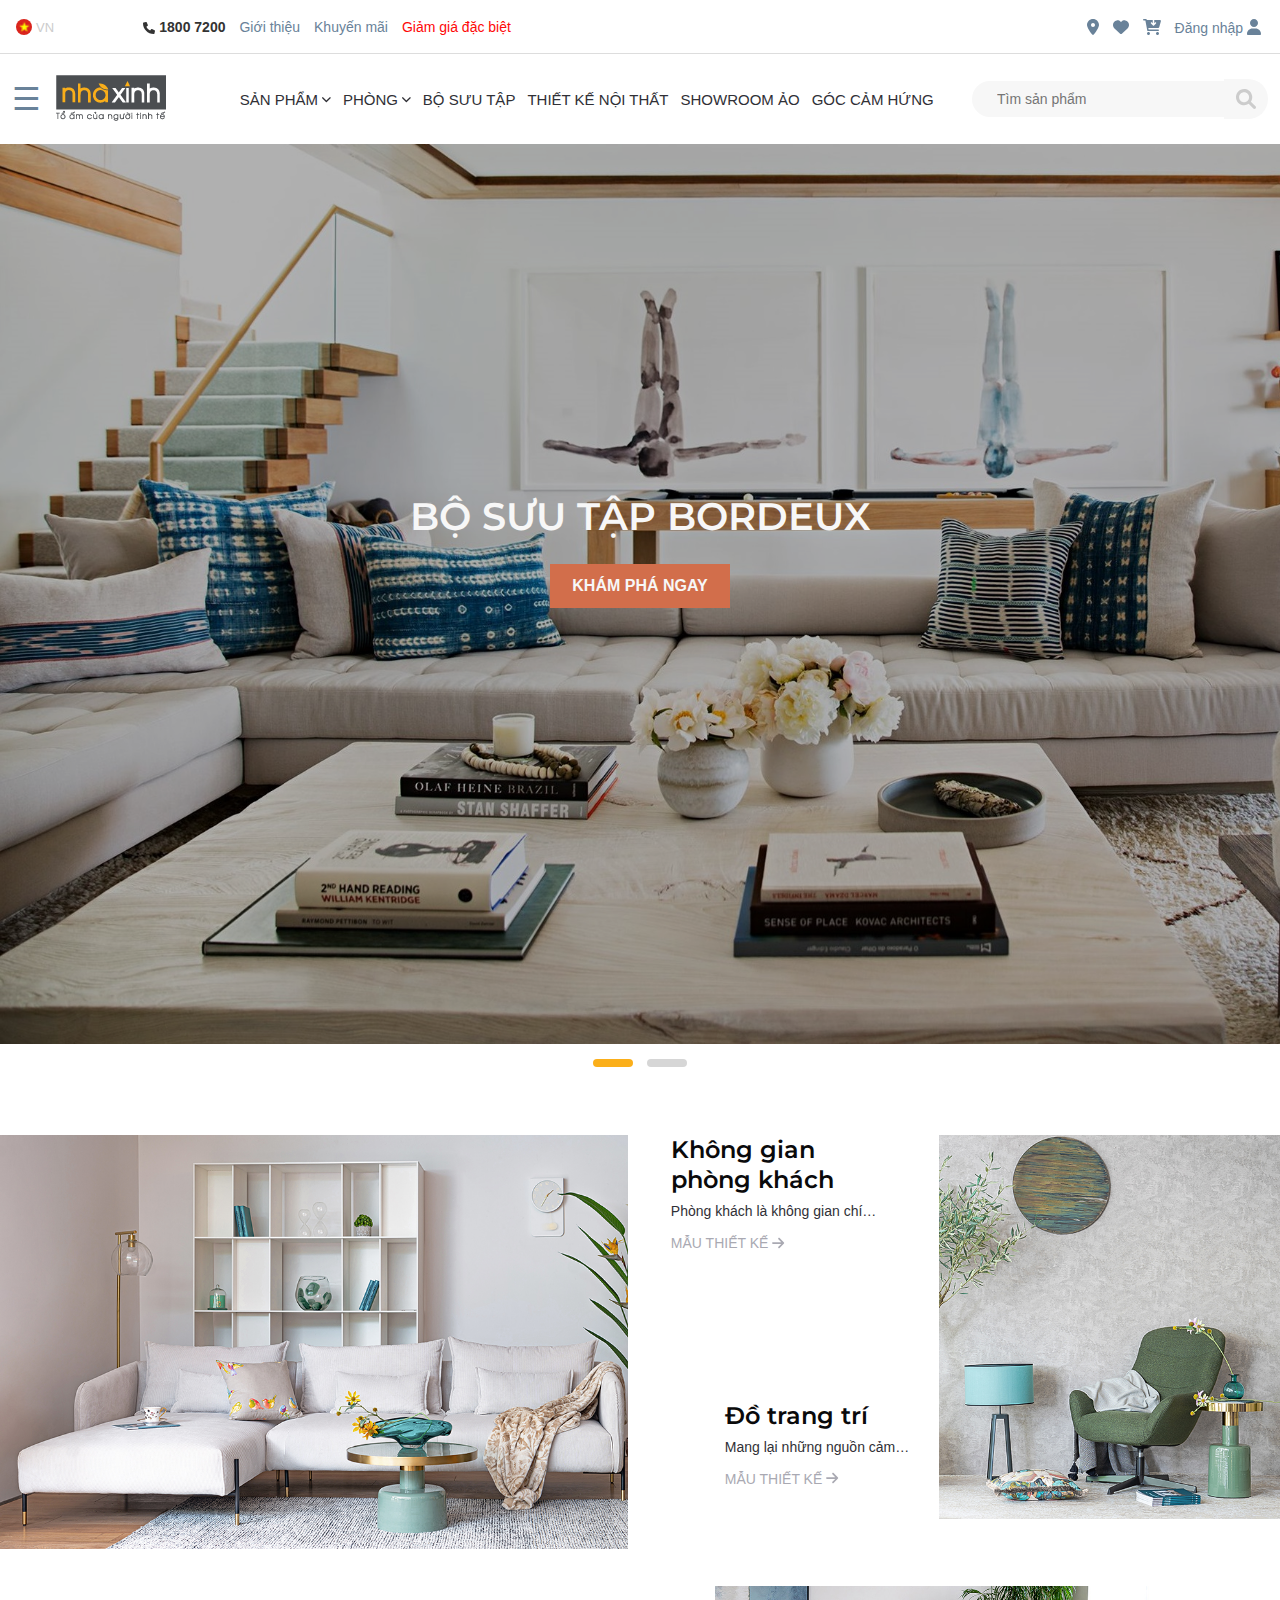
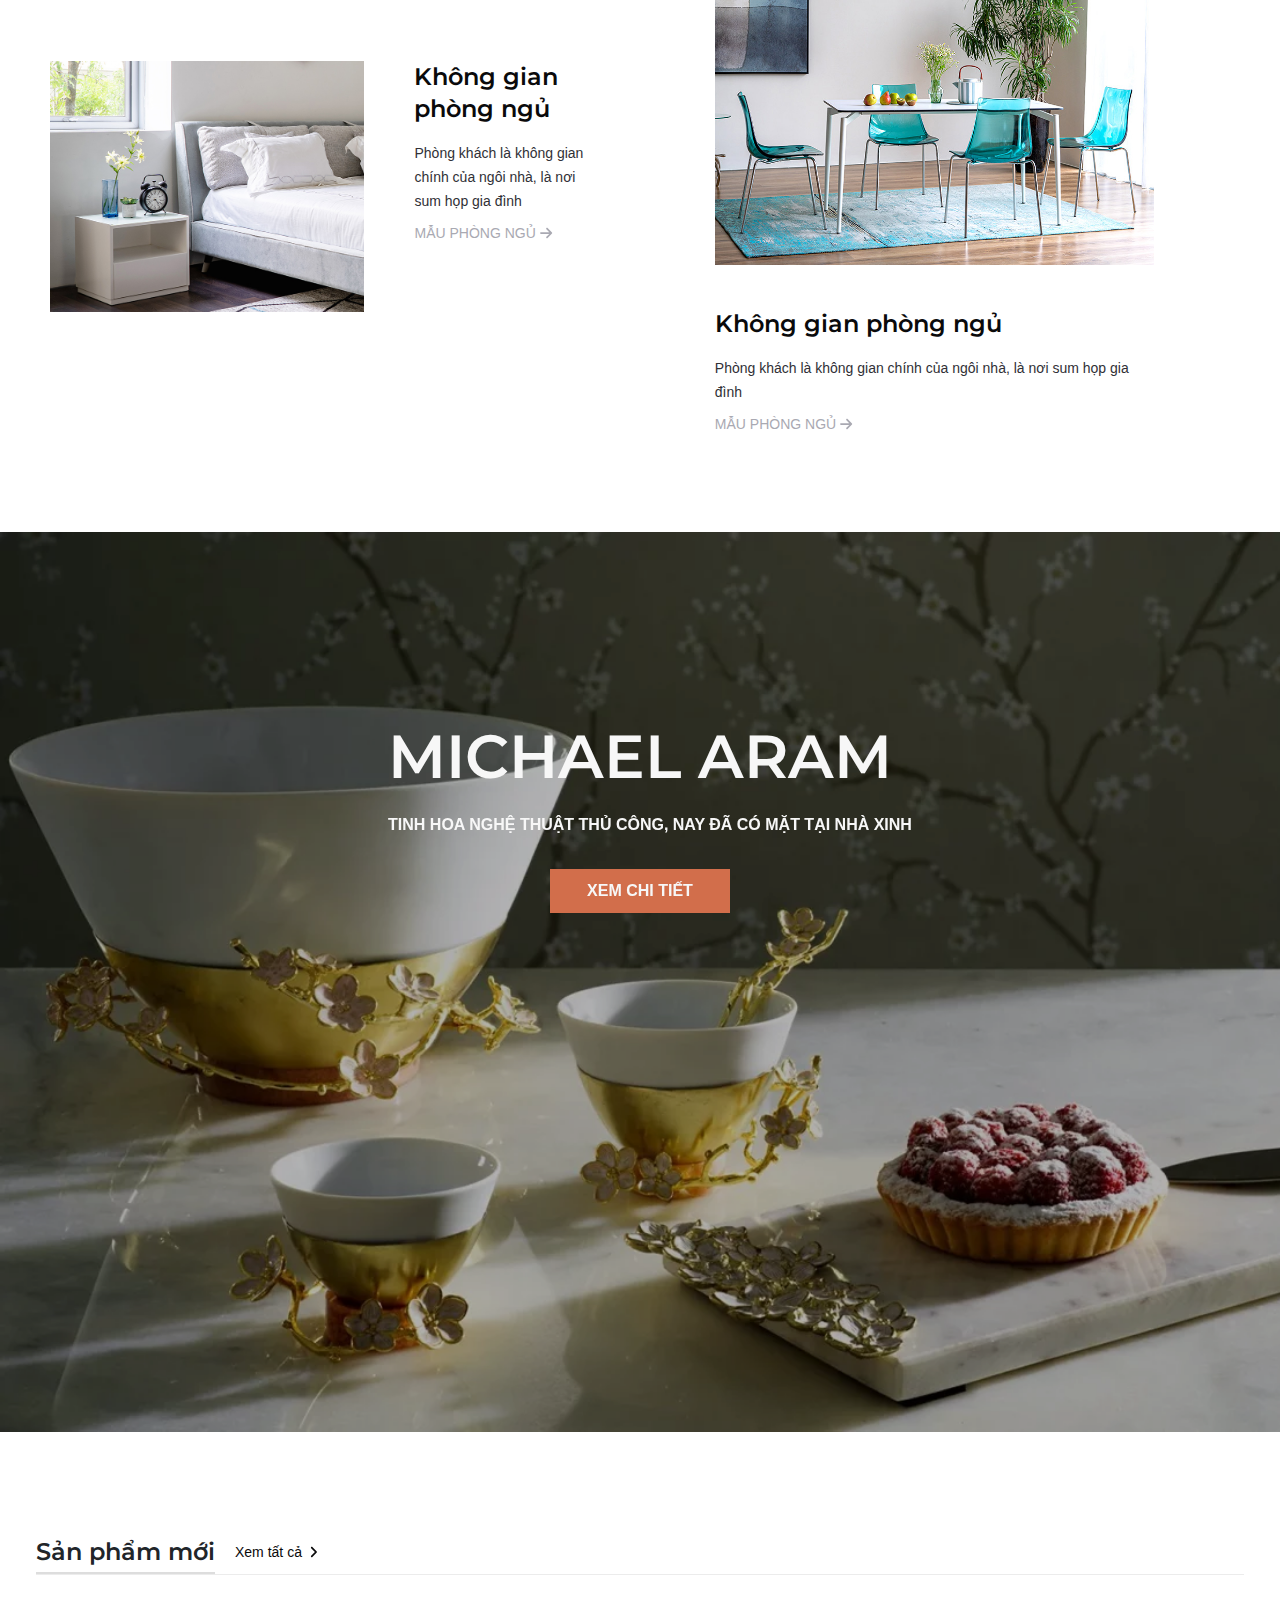
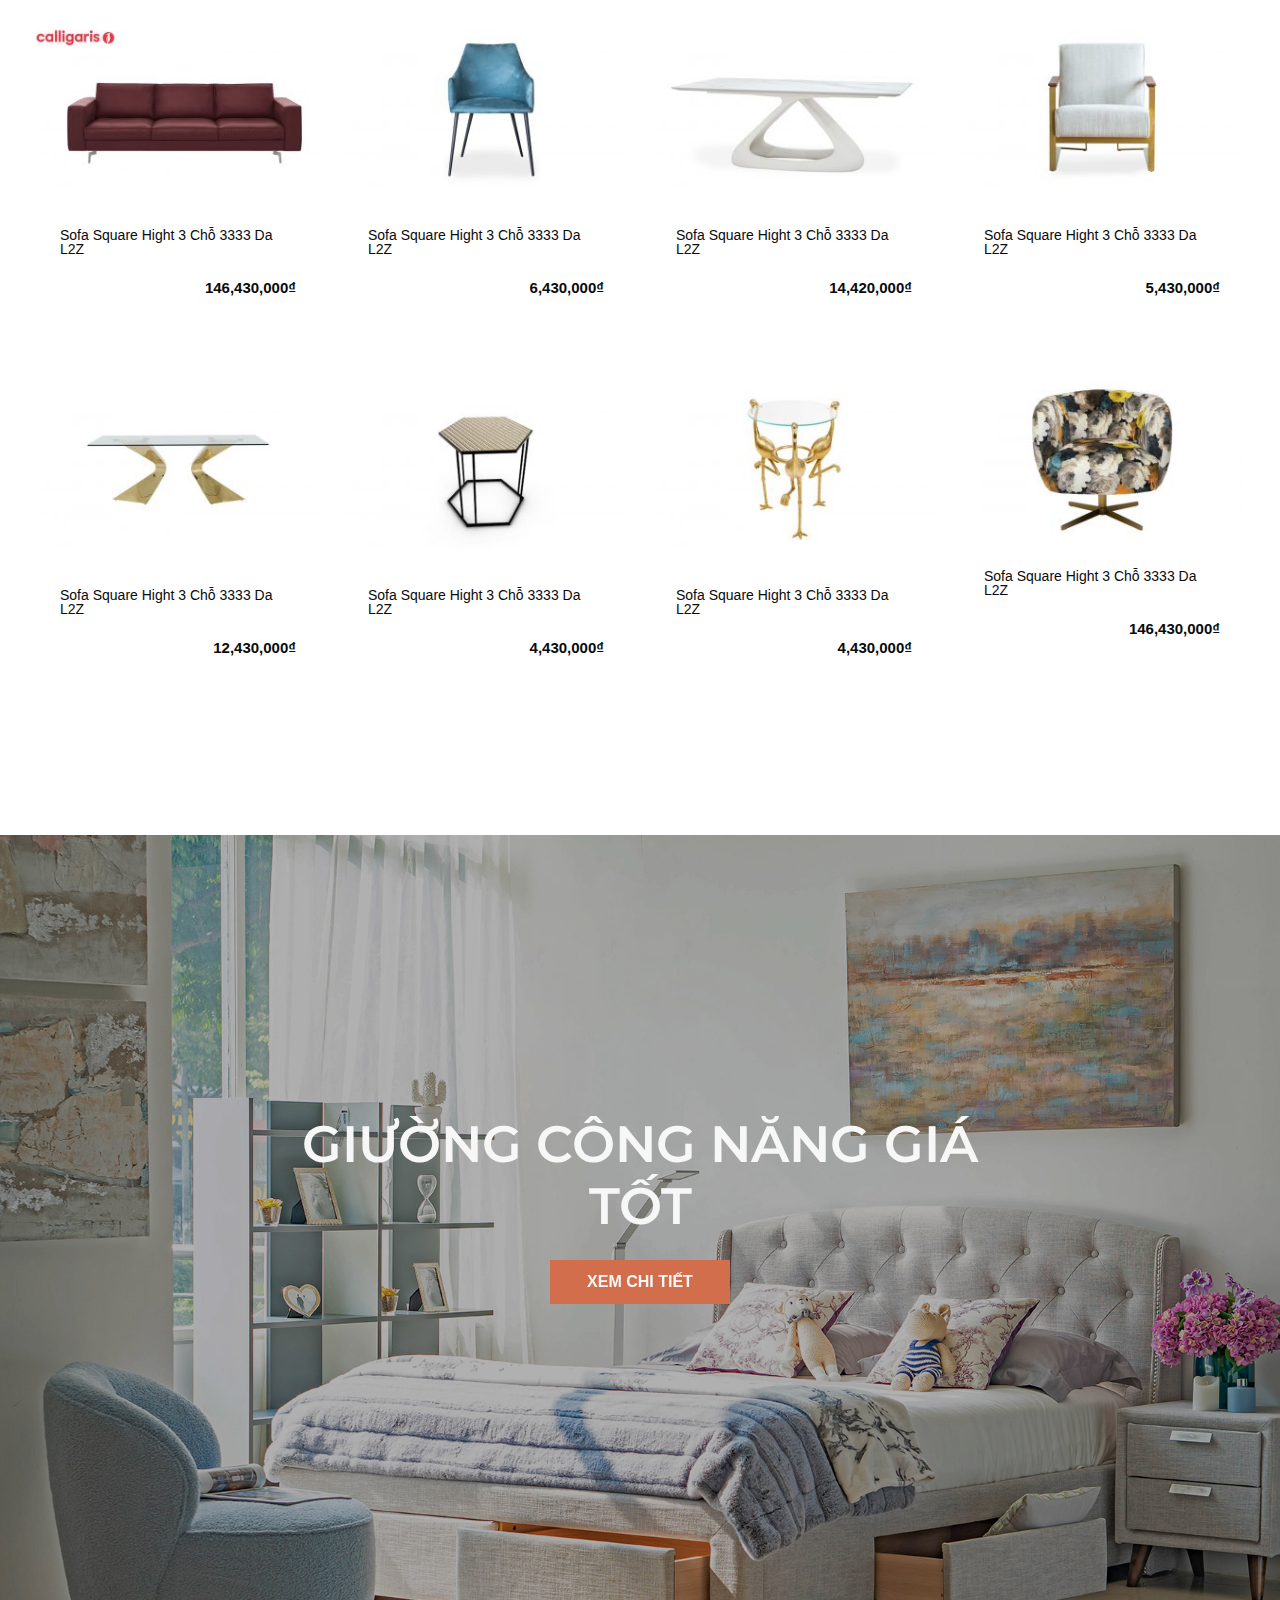
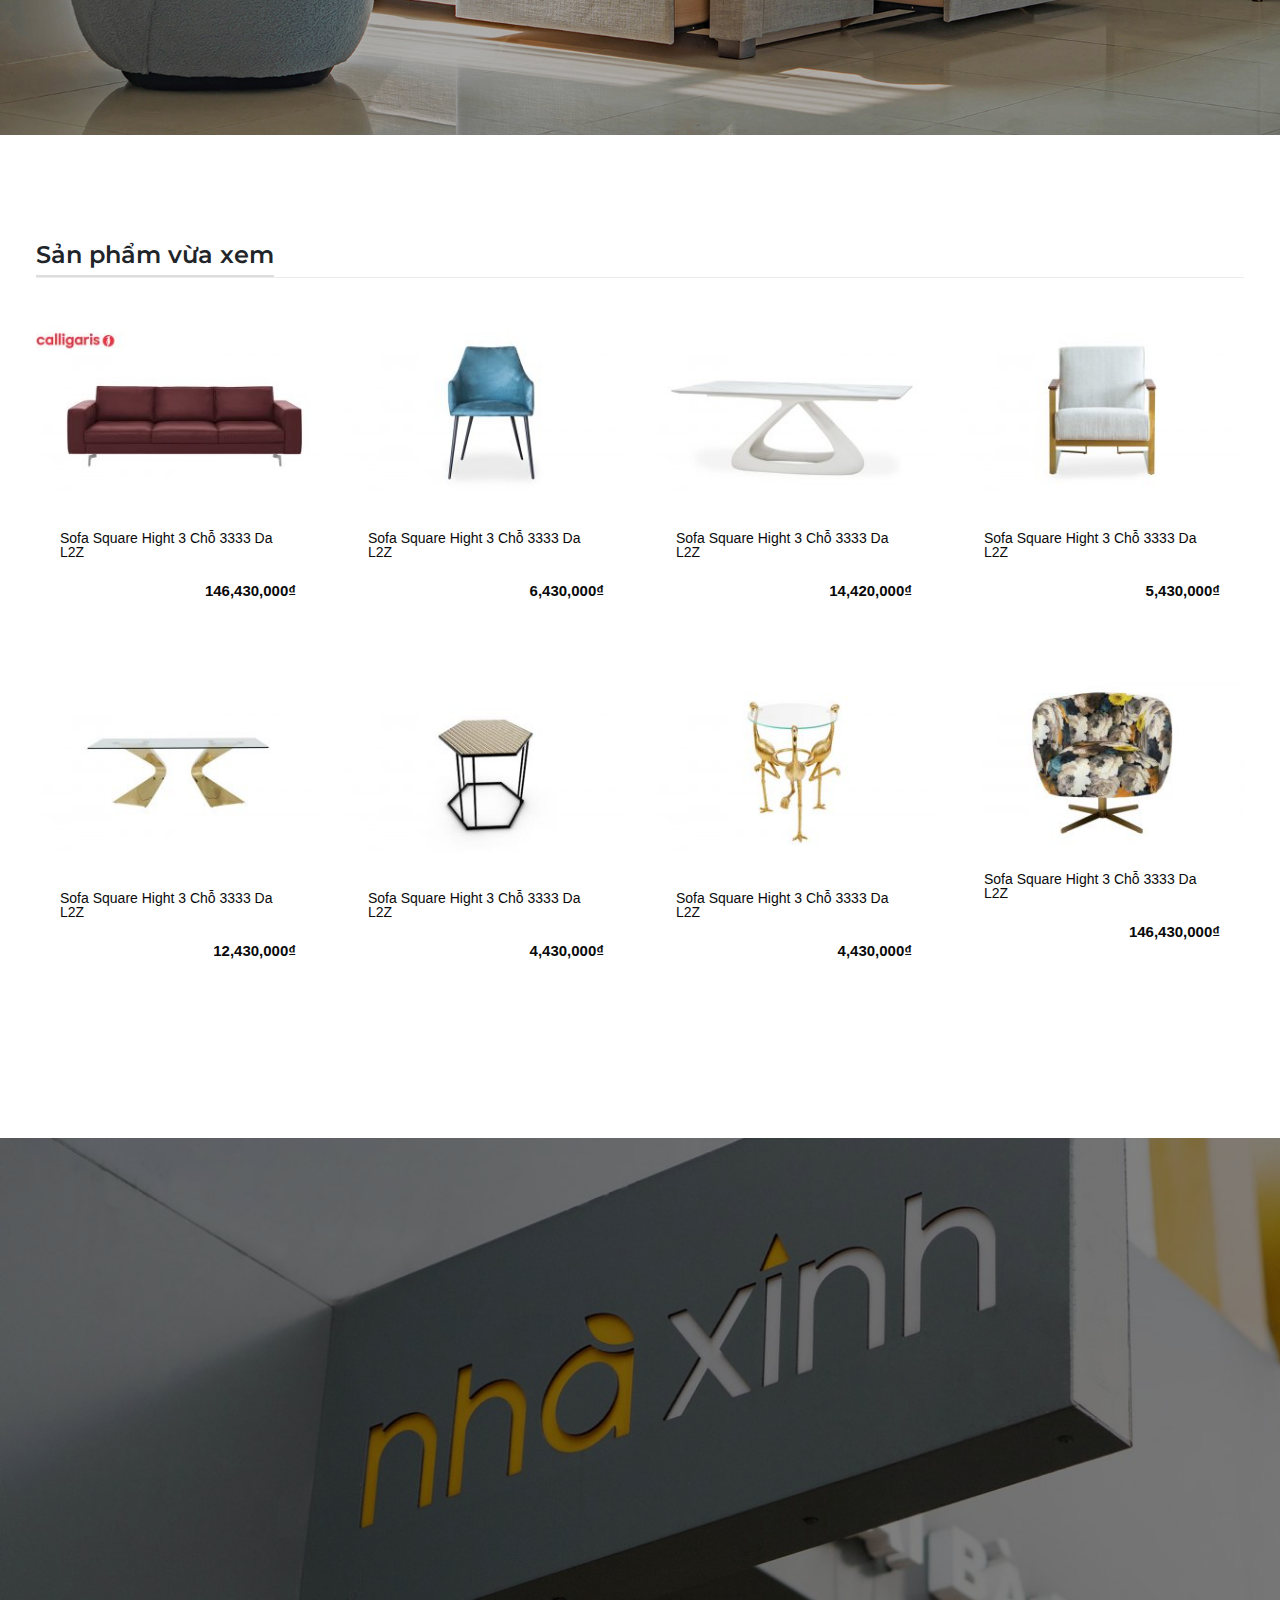
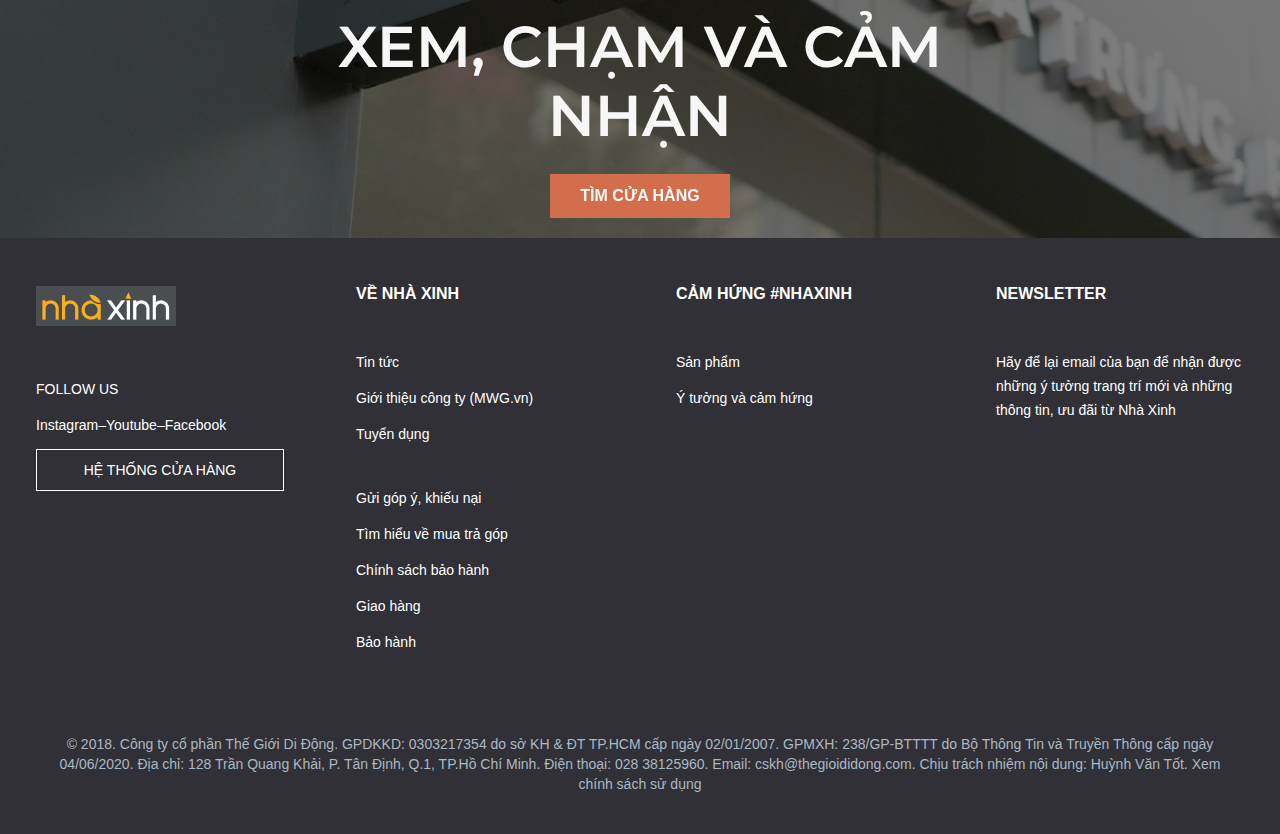
<file: index.html>
<!DOCTYPE html>
<html lang="en">
  <head>
    <meta charset="UTF-8" />
    <meta http-equiv="X-UA-Compatible" content="IE=edge" />
    <meta name="viewport" content="width=device-width, initial-scale=1.0" />
    <title>Nội thất Nhà Xinh | Nội thất cao cấp | Đồ gỗ cao cấp</title>
    <link
      rel="icon"
      type="image/png"
      sizes="16x16"
      href="assets/images/pngtree.jpg"
    />

    <!-- bootstrap css core -->
    <link
      rel="stylesheet"
      href="lib/bootstrap-5.1.3-dist/css/bootstrap.min.css"
    />

    <!-- Font Awe - Core css -->
    <link
      rel="stylesheet"
      href="lib/fontawesome-free-6.1.1-web/css/all.min.css"
    />

    <!-- Owlcarousel Core css -->
    <link rel="stylesheet" href="lib/owlcarousel/assets/owl.carousel.min.css" />

    <link
      rel="stylesheet"
      href="lib/owlcarousel/assets/owl.theme.default.min.css"
    />
    <!-- Homepage css-->
    <link rel="stylesheet" href="assets/css/style.css" />

    <!-- Homepage Responsive css-->
    <link rel="stylesheet" href="assets/css/index-responsive.css" />
  </head>
  <body>
    <!-- top-bar .Start -->
    <div class="top-bar">
      <div class="container">
        <div class="row">
          <div class="col-12 col-sm-8 col-md-8">
            <div class="wrap-navbar-center">
              <div class="wrap-language">
                <img src="assets/images/vi.png" alt="" />
                <p class="lang">vn</p>
              </div>

              <div class="menu-topbar">
                <ul>
                  <li>
                    <a href="#">
                      <i class="fa-solid fa-phone"></i>
                      1800 7200
                    </a>
                  </li>
                  <li>
                    <a href="#">Giới thiệu</a>
                  </li>
                  <li>
                    <a href="#">Khuyến mãi</a>
                  </li>
                  <li>
                    <a href="#">Giảm giá đặc biệt</a>
                  </li>
                </ul>
              </div>
            </div>
          </div>

          <div class="col-12 col-sm-4 col-md-4">
            <div class="wrap-navbar-right">
              <ul>
                <li>
                  <a href="#">
                    <i class="fa-solid fa-location-dot"></i>
                  </a>
                </li>
                <li>
                  <a href="#">
                    <i class="fa-solid fa-heart"></i>
                  </a>
                </li>
                <li>
                  <a href="#">
                    <i class="fa-solid fa-cart-arrow-down"></i>
                  </a>
                </li>
                <li>
                  <a href="#"
                    >Đăng nhập
                    <i class="fa-solid fa-user"></i>
                  </a>
                </li>
              </ul>
            </div>
          </div>
        </div>
      </div>
    </div>
    <!-- top-bar .End -->

    <!-- header-main.Start -->
    <div class="header-main">
      <div class="container">
        <div class="row">
          <div class="col-12 col-sm-12 col-md-3 col-lg-3 col-xl-2">
            <div class="wrap-menu-header">
              <div id="mySidebar" class="sidebar">
                <a
                  href="javascript:void(0)"
                  class="closebtn"
                  onclick="closeNav()"
                  >×</a
                >

                <li class="nav-item dropdown"></li>

                <li class="nav-item dropdown">
                  <a class="nav-link dropdown-toggle" href="#">
                    Sofa và Armchair
                  </a>
                </li>

                <li class="nav-item dropdown">
                  <a class="nav-link dropdown-toggle" href="#"> Bàn </a>
                </li>

                <li class="nav-item dropdown">
                  <a class="nav-link dropdown-toggle" href="#"> Ghế </a>
                </li>

                <li class="nav-item dropdown">
                  <a class="nav-link dropdown-toggle" href="#"> Giường ngủ </a>
                </li>

                <li class="nav-item dropdown">
                  <a class="nav-link dropdown-toggle" href="#"> Tủ và kệ </a>
                </li>

                <li class="nav-item dropdown">
                  <a class="nav-link dropdown-toggle" href="#">
                    Hàng trang trí
                  </a>
                </li>

                <li class="nav-item dropdown">
                  <a class="nav-link dropdown-toggle" href="#"> Ngoại thất </a>
                </li>
              </div>

              <div class="wrap-store-logo">
                <button class="openbtn" onclick="openNav()">☰</button>

                <a href="index.html" class="store-logo"
                  ><img src="assets/images/logo-nha-xinh-moi.png" alt=""
                /></a>
              </div>

              <div class="wrap-navbar-right">
                <ul>
                  <li>
                    <a href="#">
                      <i class="fa-solid fa fa-search"></i>
                    </a>
                  </li>

                  <li>
                    <a href="#">
                      <i class="fa-solid fa-location-dot"></i>
                    </a>
                  </li>

                  <li>
                    <a href="assets/html/cart.html">
                      <i class="fa-solid fa-cart-arrow-down"></i>
                    </a>
                  </li>
                </ul>
              </div>
            </div>
          </div>

          <div class="col-12 col-sm-5 col-md-5 col-lg-6 col-xl-7">
            <div class="wrap-nav-header">
              <ul class="nav nav-pills">
                <li class="nav-item dropdown">
                  <a
                    class="nav-link dropdown-toggle product-list-menu"
                    id="product-list-menu"
                    href="assets/html/living-room.html"
                  >
                    SẢN PHẨM
                    <i class="fa-solid fa-chevron-down"></i>
                  </a>

                  <div class="mega-box-submenu">
                    <div class="submenu-content container">
                      <div class="row">
                        <ul class="mega-links">
                          <li>
                            <a href="assets/html/sofa-catagory.html">Sofa</a>
                          </li>

                          <li>
                            <a href="assets/html/sofa-catagory.html">Sofa góc</a>
                          </li>

                          <li>
                            <a href="assets/html/sofa-catagory.html">Ghế thư dãn</a>
                          </li>

                          <li>
                            <a href="assets/html/sofa-catagory.html">Amchair</a>
                          </li>

                          <li>
                            <a href="assets/html/sofa-catagory.html">Ghế dài và đôn</a>
                          </li>

                          <li>
                            <a href="assets/html/sofa-catagory.html">Bàn bên</a>
                          </li>

                          <li>
                            <a href="assets/html/sofa-catagory.html">Bàn nước</a>
                          </li>
                        </ul>
                      </div>

                      <div class="row">
                        <ul class="mega-links">
                          <li>
                            <a href="assets/html/sofa-catagory.html">Bàn ăn</a>
                          </li>

                          <li>
                            <a href="assets/html/sofa-catagory.html">Ghế Bar</a>
                          </li>

                          <li>
                            <a href="assets/html/sofa-catagory.html">Tủ ly</a>
                          </li>

                          <li>
                            <a href="assets/html/sofa-catagory.html">Xe đẩy</a>
                          </li>

                          <li>
                            <a href="assets/html/sofa-catagory.html">Tủ bếp</a>
                          </li>

                          <li>
                            <a href="assets/html/sofa-catagory.html">Thiết bị bếp</a>
                          </li>
                        </ul>
                      </div>

                      <div class="row">
                        <ul class="mega-links">
                          <li>
                            <a href="assets/html/sofa-catagory.html">Giường ngủ</a>
                          </li>
                          <li>
                            <a href="assets/html/sofa-catagory.html">Bàn đầu giường</a>
                          </li>

                          <li>
                            <a href="assets/html/sofa-catagory.html">Bản trang điểm</a>
                          </li>

                          <li>
                            <a href="assets/html/sofa-catagory.html">Bản tủ áo</a>
                          </li>

                          <li>
                            <a href="assets/html/sofa-catagory.html">Tủ âm tường</a>
                          </li>

                          <li>
                            <a href="assets/html/sofa-catagory.html">Tủ nệm</a>
                          </li>
                        </ul>
                      </div>

                      <div class="row">
                        <ul class="mega-links">
                          <li>
                            <a href="assets/html/sofa-catagory.html">Sofa</a>
                          </li>

                          <li>
                            <a href="assets/html/sofa-catagory.html">Sofa góc</a>
                          </li>

                          <li>
                            <a href="assets/html/sofa-catagory.html">Ghế thư dãn</a>
                          </li>

                          <li>
                            <a href="assets/html/sofa-catagory.html">Amchair</a>
                          </li>

                          <li>
                            <a href="assets/html/sofa-catagory.html">Ghế dài và đôn</a>
                          </li>

                          <li>
                            <a href="assets/html/sofa-catagory.html">Bàn bên</a>
                          </li>

                          <li>
                            <a href="assets/html/sofa-catagory.html">Bàn nước</a>
                          </li>
                        </ul>
                      </div>

                      <div class="row">
                        <ul class="mega-links">
                          <li>
                            <a href="assets/html/sofa-catagory.html">Sofa</a>
                          </li>

                          <li>
                            <a href="assets/html/sofa-catagory.html">Sofa góc</a>
                          </li>

                          <li>
                            <a href="assets/html/sofa-catagory.html">Ghế thư dãn</a>
                          </li>

                          <li>
                            <a href="assets/html/sofa-catagory.html">Amchair</a>
                          </li>

                          <li>
                            <a href="assets/html/sofa-catagory.html">Ghế dài và đôn</a>
                          </li>

                          <li>
                            <a href="assets/html/sofa-catagory.html">Bàn bên</a>
                          </li>

                          <li>
                            <a href="assets/html/sofa-catagory.html">Bàn nước</a>
                          </li>
                        </ul>
                      </div>

                      <div class="row">
                        <ul class="mega-links">
                          <li>
                            <a href="assets/html/sofa-catagory.html">Sofa</a>
                          </li>

                          <li>
                            <a href="assets/html/sofa-catagory.html">Sofa góc</a>
                          </li>

                          <li>
                            <a href="assets/html/sofa-catagory.html">Ghế thư dãn</a>
                          </li>

                          <li>
                            <a href="assets/html/sofa-catagory.html">Amchair</a>
                          </li>

                          <li>
                            <a href="assets/html/sofa-catagory.html">Ghế dài và đôn</a>
                          </li>

                          <li>
                            <a href="assets/html/sofa-catagory.html">Bàn bên</a>
                          </li>

                          <li>
                            <a href="assets/html/sofa-catagory.html">Bàn nước</a>
                          </li>
                        </ul>
                      </div>

                      <div class="row">
                        <img src="assets/images/nha-xinh-phong-khach-hien-dai-poppy.jpg"
                          alt=""
                        />
                      </div>
                    </div>
                  </div>

                </li>

                <li class="nav-item dropdown">
                  <a
                    class="nav-link dropdown-toggle"
                    href="assets/html/living-room.html"
                  >
                    PHÒNG
                    <i class="fa-solid fa-chevron-down"></i>
                  </a>

                  <ul class="room-submenu">
                    <li>
                      <a href="assets/html/living-room.html">Phòng khách</a>
                    </li>
                    
                    <li>
                      <a href="assets/html/living-room.html">Phòng ăn</a>
                    </li>
                    
                    <li>
                      <a href="assets/html/living-room.html">Phòng ngủ</a>
                    </li>
                    
                    <li>
                      <a href="assets/html/living-room.html">Phòng làm việc</a>
                    </li>
                    
                    <li>
                      <a href="assets/html/living-room.html">Tủ bếp</a>
                    </li>
                    
                    <li>
                      <a href="assets/html/living-room.html">Hàng trang trí</a>
                    </li>
                  </ul>
                  <ul class="dropdown-menu">
                    <li><a class="dropdown-item" href="#">Link 1</a></li>
                    <li><a class="dropdown-item" href="#">Link 2</a></li>
                    <li><a class="dropdown-item" href="#">Link 3</a></li>
                  </ul>
                </li>

                <li class="nav-item">
                  <a class="nav-link" href="#">BỘ SƯU TẬP</a>
                </li>

                <li class="nav-item">
                  <a class="nav-link" href="#">THIẾT KẾ NỘI THẤT</a>
                </li>

                <li class="nav-item">
                  <a class="nav-link" href="#">SHOWROOM ẢO</a>
                </li>

                <li class="nav-item">
                  <a class="nav-link" href="#">GÓC CẢM HỨNG</a>
                </li>
              </ul>
            </div>
          </div>

          <div class="col-12 col-sm-4 col-md-4 col-lg-3 col-xl-3">
            <div class="wrap-search">
              <input
                type="text"
                class="searchTerm"
                placeholder="Tìm sản phẩm"
              />
              <button type="submit" class="searchButton">
                <i class="fa fa-search"></i>
              </button>
            </div>
          </div>

          <!-- <a href="#" id="product-list-menu">product-list-menu</a> -->

        </div>
      </div>
    </div>

    <!-- header-main.End -->

    <!-- Banner.Start -->
    <div class="owl-carousel owl-theme owl-banner">
      <div class="banner-bordeaux banner-common">
        <div class="box-content">
          <div class="box-promo-title">
            <h1>Bộ sưu tập Bordeux</h1>

            <a href="#">Khám phá ngay</a>
          </div>
        </div>
      </div>

      <div class="banner-marseille banner-common">
        <div class="box-content">
          <div class="box-promo-title">
            <h1>Bộ sưu tập marseille</h1>

            <a href="#">Khám phá ngay</a>
          </div>
        </div>
      </div>
    </div>
    <!-- Banner.End -->

    <!-- room-category.Start -->
    <div class="catalog-by-room">
      <div class="fluid=container">
        <div class="row">
          <div class="col-12 col-sm-12 col-md-6">
            <div class="living-room">
              <a href="#">
                <img src="assets/images/nha-xinh-mau-phong-khach.jpg" />
              </a>

              <div class="room-desc">
                <h2>Không gian phòng khách</h2>

                <p>
                  Phòng khách là không gian chính của ngôi nhà, là nơi sum họp
                  gia đình
                </p>

                <a href="#">
                  KHÁM PHÁ
                  <i class="fa-solid fa-arrow-right"></i>
                </a>
              </div>
            </div>
          </div>

          <div class="col-12 col-sm-12 col-md-6">
            <div class="wrap-decorations">
              <div class="room-desc">
                <h2>Không gian phòng khách</h2>

                <p>
                  Phòng khách là không gian chính của ngôi nhà, là nơi sum họp
                  gia đình
                </p>

                <a href="#">
                  MẪU THIẾT KẾ
                  <i class="fa-solid fa-arrow-right"></i>
                </a>
              </div>

              <div class="room-desc">
                <h2>Đồ trang trí</h2>

                <p>
                  Mang lại những nguồn cảm hứng và nét sinh động cho không gian
                </p>

                <a href="#">
                  MẪU THIẾT KẾ
                  <i class="fa-solid fa-arrow-right"></i>
                </a>
              </div>

              <div class="decorations">
                <a href="#">
                  <img
                    src="assets/images/hang-trang-tri-banner-nha-xinh.jpg"
                    alt=""
                  />
                </a>

                <div class="box-promo-title">
                  <h2>Đồ trang trí</h2>

                  <p>
                    Phòng khách là không gian chính của ngôi nhà, là nơi sum họp
                    gia đình
                  </p>

                  <a href="#">
                    KHÁM PHÁ <i class="fa-solid fa-arrow-right"></i>
                  </a>
                </div>
              </div>
            </div>
          </div>

          <div class="col-12 col-sm-12 col-md-6">
            <div class="wrap-bedroom">
              <a href="#" class="bedroom-link">
                <img src="assets/images/nha-xinh-phong-ngu-bannerchinh.jpg" />
              </a>

              <div class="room-desc">
                <h2>Không gian phòng ngủ</h2>

                <p>
                  Phòng khách là không gian chính của ngôi nhà, là nơi sum họp
                  gia đình
                </p>

                <a href="#">
                  MẪU PHÒNG NGỦ
                  <i class="fa-solid fa-arrow-right"></i>
                </a>
              </div>
            </div>
          </div>

          <div class="col-12 col-sm-12 col-md-6">
            <div class="wrap-dinningroom">
              <a href="#" class="dinningroom-link">
                <img src="assets/images/nha-xinh-phong-an-chinh-banner.jpg" />
              </a>

              <div class="room-desc">
                <h2>Không gian phòng ngủ</h2>

                <p>
                  Phòng khách là không gian chính của ngôi nhà, là nơi sum họp
                  gia đình
                </p>

                <a href="#">
                  MẪU PHÒNG NGỦ
                  <i class="fa-solid fa-arrow-right"></i>
                </a>
              </div>
            </div>
          </div>
        </div>
      </div>
    </div>
    <!-- rom-category.End -->

    <!-- banner addition 1.Start -->
    <div class="owl-carousel owl-theme owl-banner-addition-1">
      <div class="banner-addition-1 banner-common">
        <div class="box-content">
          <div class="box-promo-title">
            <h1>MICHAEL ARAM</h1>

            <p>Tinh hoa nghệ thuật thủ công, nay đã có mặt tại Nhà Xinh</p>

            <a href="#">Xem chi tiết</a>
          </div>
        </div>
      </div>
    </div>
    <!-- banner addition 1.End -->

    <!-- list-new-product -->
    <div class="list-new-product">
      <div class="container">
        <div class="list-title">
          <h2>Sản phẩm mới</h2>

          <a href="#"> Xem tất cả <i class="fa-solid fa-angle-right"></i> </a>
        </div>

        <div class="row">
          <div class="col-12 col-sm-4 col-md-3">
            <div class="wrap-product">
              <a href="assets/html/product-detail.html">
                <img
                  src="assets/images/sofa-square-2.jpg"
                  class="product-img"
                />
                <img
                  src="assets/images/sofa-square-1.jpg"
                  class="product-img-alter"
                />
                <p class="name">Sofa Square Hight 3 Chỗ 3333 Da L2Z</p>
                <p class="price">146,430,000₫</p>
              </a>

              <button class="add-to-cart">Thêm vào giỏ</button>
            </div>
          </div>

          <div class="col-12 col-sm-4 col-md-3">
            <div class="wrap-product">
              <a href="assets/html/product-detail.html">
                <img
                  src="assets/images/ghe-an-peak-mau-xanh-1.jpg"
                  class="product-img"
                />
                <img
                  src="assets/images/ghe-an-peak-mau-xanh-2.jpg"
                  class="product-img-alter"
                />
                <p class="name">Sofa Square Hight 3 Chỗ 3333 Da L2Z</p>
                <p class="price">6,430,000₫</p>
              </a>

              <button class="add-to-cart">Thêm vào giỏ</button>
            </div>
          </div>

          <div class="col-12 col-sm-4 col-md-3">
            <div class="wrap-product">
              <a href="assets/html/product-detail.html">
                <img
                  src="assets/images/ban-an-peak-van-may-hien-dai-ceramic-1.jpg"
                  class="product-img"
                />
                <img
                  src="assets/images/ban-an-peak-hien-dai-van-may-ceramic-2.jpg"
                  class="product-img-alter"
                />
                <p class="name">Sofa Square Hight 3 Chỗ 3333 Da L2Z</p>
                <p class="price">14,420,000₫</p>
              </a>

              <button class="add-to-cart">Thêm vào giỏ</button>
            </div>
          </div>

          <div class="col-12 col-sm-4 col-md-3">
            <div class="wrap-product">
              <a href="assets/html/product-detail.html">
                <img
                  src="assets/images/armchair-osaka-1.jpg"
                  class="product-img"
                />
                <img
                  src="assets/images/armchair-osaka-2.jpg"
                  class="product-img-alter"
                />
                <p class="name">Sofa Square Hight 3 Chỗ 3333 Da L2Z</p>
                <p class="price">5,430,000₫</p>
              </a>

              <button class="add-to-cart">Thêm vào giỏ</button>
            </div>
          </div>

          <div class="col-12 col-sm-4 col-md-3">
            <div class="wrap-product">
              <a href="assets/html/product-detail.html">
                <img
                  src="assets/images/CONSOLE-TABLE-1jpg.jpg"
                  class="product-img"
                />
                <img
                  src="assets/images/CONSOLE-TABLE-2.jpg"
                  class="product-img-alter"
                />
                <p class="name">Sofa Square Hight 3 Chỗ 3333 Da L2Z</p>
                <p class="price">12,430,000₫</p>
              </a>

              <button class="add-to-cart">Thêm vào giỏ</button>
            </div>
          </div>

          <div class="col-12 col-sm-4 col-md-3">
            <div class="wrap-product">
              <a href="assets/html/product-detail.html">
                <img
                  src="assets/images/BAN-BEN-RENEE-EP-1.jpg"
                  class="product-img"
                />
                <img
                  src="assets/images/BAN-BEN-RENEE-EP-2.jpg"
                  class="product-img-alter"
                />
                <p class="name">Sofa Square Hight 3 Chỗ 3333 Da L2Z</p>
                <p class="price">4,430,000₫</p>
              </a>

              <button class="add-to-cart">Thêm vào giỏ</button>
            </div>
          </div>

          <div class="col-12 col-sm-4 col-md-3">
            <div class="wrap-product">
              <a href="assets/html/product-detail.html">
                <img
                  src="assets/images/BAN-BEN-FLAMINGO-1.jpg"
                  class="product-img"
                />
                <img
                  src="assets/images/BAN-BEN-FLAMINGO-2.jpg"
                  class="product-img-alter"
                />
                <p class="name">Sofa Square Hight 3 Chỗ 3333 Da L2Z</p>
                <p class="price">4,430,000₫</p>
              </a>

              <button class="add-to-cart">Thêm vào giỏ</button>
            </div>
          </div>

          <div class="col-12 col-sm-4 col-md-3">
            <div class="wrap-product">
              <a href="assets/html/product-detail.html">
                <img
                  src="assets/images/ARMCHAIR-PEONY-FLOWER-1.jpg"
                  class="product-img"
                />
                <img
                  src="assets/images/ARMCHAIR-PEONY-FLOWER-2.jpg"
                  class="product-img-alter"
                />
                <p class="name">Sofa Square Hight 3 Chỗ 3333 Da L2Z</p>
                <p class="price">146,430,000₫</p>
              </a>

              <button class="add-to-cart">Thêm vào giỏ</button>
            </div>
          </div>
        </div>
      </div>
    </div>
    <!-- list-new-product -->

    <!-- banner addition 2.Start -->
    <div class="owl-carousel owl-theme owl-banner-addition-1">
      <div class="banner-addition-2 banner-common">
        <div class="box-content">
          <div class="box-promo-title">
            <h1>Giường công năng giá tốt</h1>

            <a href="assets/html/product-detail.html">Xem chi tiết</a>
          </div>
        </div>
      </div>
    </div>
    <!-- banner addition 2.End -->

    <!-- list-new-product -->
    <div class="list-new-product">
      <div class="container">
        <div class="list-title">
          <h2>Sản phẩm vừa xem</h2>
        </div>

        <div class="row">
          <div class="col-12 col-sm-4 col-md-3">
            <div class="wrap-product">
              <a href="assets/html/product-detail.html">
                <img
                  src="assets/images/sofa-square-2.jpg"
                  class="product-img"
                />
                <img
                  src="assets/images/sofa-square-1.jpg"
                  class="product-img-alter"
                />
                <p class="name">Sofa Square Hight 3 Chỗ 3333 Da L2Z</p>
                <p class="price">146,430,000₫</p>
              </a>

              <button class="add-to-cart">Thêm vào giỏ</button>
            </div>
          </div>

          <div class="col-12 col-sm-4 col-md-3">
            <div class="wrap-product">
              <a href="assets/html/product-detail.html">
                <img
                  src="assets/images/ghe-an-peak-mau-xanh-1.jpg"
                  class="product-img"
                />
                <img
                  src="assets/images/ghe-an-peak-mau-xanh-2.jpg"
                  class="product-img-alter"
                />
                <p class="name">Sofa Square Hight 3 Chỗ 3333 Da L2Z</p>
                <p class="price">6,430,000₫</p>
              </a>

              <button class="add-to-cart">Thêm vào giỏ</button>
            </div>
          </div>

          <div class="col-12 col-sm-4 col-md-3">
            <div class="wrap-product">
              <a href="assets/html/product-detail.html">
                <img
                  src="assets/images/ban-an-peak-van-may-hien-dai-ceramic-1.jpg"
                  class="product-img"
                />
                <img
                  src="assets/images/ban-an-peak-hien-dai-van-may-ceramic-2.jpg"
                  class="product-img-alter"
                />
                <p class="name">Sofa Square Hight 3 Chỗ 3333 Da L2Z</p>
                <p class="price">14,420,000₫</p>
              </a>

              <button class="add-to-cart">Thêm vào giỏ</button>
            </div>
          </div>

          <div class="col-12 col-sm-4 col-md-3">
            <div class="wrap-product">
              <a href="assets/html/product-detail.html">
                <img
                  src="assets/images/armchair-osaka-1.jpg"
                  class="product-img"
                />
                <img
                  src="assets/images/armchair-osaka-2.jpg"
                  class="product-img-alter"
                />
                <p class="name">Sofa Square Hight 3 Chỗ 3333 Da L2Z</p>
                <p class="price">5,430,000₫</p>
              </a>

              <button class="add-to-cart">Thêm vào giỏ</button>
            </div>
          </div>

          <div class="col-12 col-sm-4 col-md-3">
            <div class="wrap-product">
              <a href="assets/html/product-detail.html">
                <img
                  src="assets/images/CONSOLE-TABLE-1jpg.jpg"
                  class="product-img"
                />
                <img
                  src="assets/images/CONSOLE-TABLE-2.jpg"
                  class="product-img-alter"
                />
                <p class="name">Sofa Square Hight 3 Chỗ 3333 Da L2Z</p>
                <p class="price">12,430,000₫</p>
              </a>

              <button class="add-to-cart">Thêm vào giỏ</button>
            </div>
          </div>

          <div class="col-12 col-sm-4 col-md-3">
            <div class="wrap-product">
              <a href="assets/html/product-detail.html">
                <img
                  src="assets/images/BAN-BEN-RENEE-EP-1.jpg"
                  class="product-img"
                />
                <img
                  src="assets/images/BAN-BEN-RENEE-EP-2.jpg"
                  class="product-img-alter"
                />
                <p class="name">Sofa Square Hight 3 Chỗ 3333 Da L2Z</p>
                <p class="price">4,430,000₫</p>
              </a>

              <button class="add-to-cart">Thêm vào giỏ</button>
            </div>
          </div>

          <div class="col-12 col-sm-4 col-md-3">
            <div class="wrap-product">
              <a href="assets/html/product-detail.html">
                <img
                  src="assets/images/BAN-BEN-FLAMINGO-1.jpg"
                  class="product-img"
                />
                <img
                  src="assets/images/BAN-BEN-FLAMINGO-2.jpg"
                  class="product-img-alter"
                />
                <p class="name">Sofa Square Hight 3 Chỗ 3333 Da L2Z</p>
                <p class="price">4,430,000₫</p>
              </a>

              <button class="add-to-cart">Thêm vào giỏ</button>
            </div>
          </div>

          <div class="col-12 col-sm-4 col-md-3">
            <div class="wrap-product">
              <a href="assets/html/product-detail.html">
                <img
                  src="assets/images/ARMCHAIR-PEONY-FLOWER-1.jpg"
                  class="product-img"
                />
                <img
                  src="assets/images/ARMCHAIR-PEONY-FLOWER-2.jpg"
                  class="product-img-alter"
                />
                <p class="name">Sofa Square Hight 3 Chỗ 3333 Da L2Z</p>
                <p class="price">146,430,000₫</p>
              </a>

              <button class="add-to-cart">Thêm vào giỏ</button>
            </div>
          </div>
        </div>
      </div>
    </div>

    <!-- banner addition address.Start -->
    <div class="owl-carousel owl-theme owl-banner-addition-address">
      <div class="banner-addition-address banner-common">
        <div class="box-content">
          <div class="box-promo-title">
            <h1>Xem, chạm và cảm nhận</h1>

            <a href="#">Tìm cửa hàng</a>
          </div>
        </div>
      </div>
    </div>
    <!-- banner addition address.End -->

    <!-- footer -->
    <div class="footer">
      <div class="container">
        <div class="row">
          <div class="col-4 col-sm-3 col-md-3">
            <div class="wrap-footer-item">
              <div class="footer-item-title">
                <img src="assets/images/logo.png" alt="" />
              </div>

              <div class="footer-item-content">
                <ul>
                  <li>
                    <p>FOLLOW US</p>
                  </li>

                  <li>
                    <a class="follow-us-link" href="#">
                      Instagram–Youtube–Facebook
                    </a>
                  </li>

                  <li>
                    <a class="follow-us-chain" href="#"> HỆ THỐNG CỬA HÀNG </a>
                  </li>
                </ul>
              </div>
            </div>
          </div>

          <div class="col-4 col-sm-3 col-md-3">
            <div class="wrap-footer-item">
              <div class="footer-item-title">
                <p>VỀ NHÀ XINH</p>
              </div>

              <div class="footer-item-content">
                <ul>
                  <li>
                    <a class="follow-us-link" href="#"> Tin tức </a>
                  </li>

                  <li>
                    <a class="follow-us-link" href="#">
                      Giới thiệu công ty (MWG.vn)
                    </a>
                  </li>

                  <li>
                    <a class="follow-us-link" href="#"> Tuyển dụng </a>
                  </li>

                  <li>
                    <br />
                  </li>

                  <li>
                    <a class="follow-us-link" href="#">
                      Gửi góp ý, khiếu nại
                    </a>
                  </li>

                  <li>
                    <a class="follow-us-link" href="#">
                      Tìm hiểu về mua trả góp
                    </a>
                  </li>

                  <li>
                    <a class="follow-us-link" href="#"> Chính sách bảo hành </a>
                  </li>

                  <li>
                    <a class="follow-us-link" href="#"> Giao hàng </a>
                  </li>

                  <li>
                    <a class="follow-us-link" href="#"> Bảo hành </a>
                  </li>
                </ul>
              </div>
            </div>
          </div>

          <div class="col-4 col-sm-3 col-md-3">
            <div class="wrap-footer-item">
              <div class="footer-item-title">
                <a href="#">CẢM HỨNG #NHAXINH</a>
              </div>

              <div class="footer-item-content">
                <ul>
                  <li>
                    <a class="follow-us-link" href="#"> Sản phẩm </a>
                  </li>

                  <li>
                    <a href="#"> Ý tưởng và cảm hứng </a>
                  </li>
                </ul>
              </div>
            </div>
          </div>

          <div class="col12 col-sm-3 col-md-3">
            <div class="wrap-footer-item">
              <div class="footer-item-title">
                <a href="#">NEWSLETTER</a>
              </div>

              <div class="footer-item-content">
                <ul>
                  <li>
                    <p>
                      Hãy để lại email của bạn để nhận được những ý tưởng trang
                      trí mới và những thông tin, ưu đãi từ Nhà Xinh
                    </p>
                  </li>

                  <!-- <li>
                                    <p>
                                        Email: <br>
                                    </p> 
                                </li> -->

                  <!-- <li>
                                    <p>
                                        nhaxinh@akacompany.com.vn
                                    </p> 
                                </li> -->

                  <!-- <li>
                                    <div class="footer-email-signup">
                                        <input type="text" placeholder="Nhập email của bạn">
                                        <input type="submit" value="ĐĂNG KÝ">
                                    </div>
                                </li> -->
                </ul>
              </div>
            </div>
          </div>

          <div class="col-12">
            <div class="wrap-license">
              <p>
                © 2018. Công ty cổ phần Thế Giới Di Động. GPDKKD: 0303217354 do
                sở KH & ĐT TP.HCM cấp ngày 02/01/2007. GPMXH: 238/GP-BTTTT do Bộ
                Thông Tin và Truyền Thông cấp ngày 04/06/2020. Địa chỉ: 128 Trần
                Quang Khải, P. Tân Định, Q.1, TP.Hồ Chí Minh. Điện thoại: 028
                38125960. Email: cskh@thegioididong.com. Chịu trách nhiệm nội
                dung: Huỳnh Văn Tốt. Xem chính sách sử dụng
              </p>
            </div>
          </div>
        </div>
      </div>
    </div>

    <!-- list-new-product -->

    <!-- Jquery -->
    <script src="lib/jquery-3.6.0.min.js"></script>

    <!-- Owl Javascript -->
    <script src="lib/owlcarousel/owl.carousel.min.js"></script>

    <!-- bootstrap js core -->
    <script src="lib/bootstrap-5.1.3-dist/js/bootstrap.bundle.js"></script>
    <!-- Font Awe - js -->
    <script src="lib/fontawesome-free-6.1.1-web/js/all.min.js"></script>

    <!-- Home pages - js -->
    <script src="assets/js/main.js"></script>

    <!-- Custom Owlcarousel  -->
    <script src="assets/js/custom-owl.js"></script>
  </body>
</html>
</file>
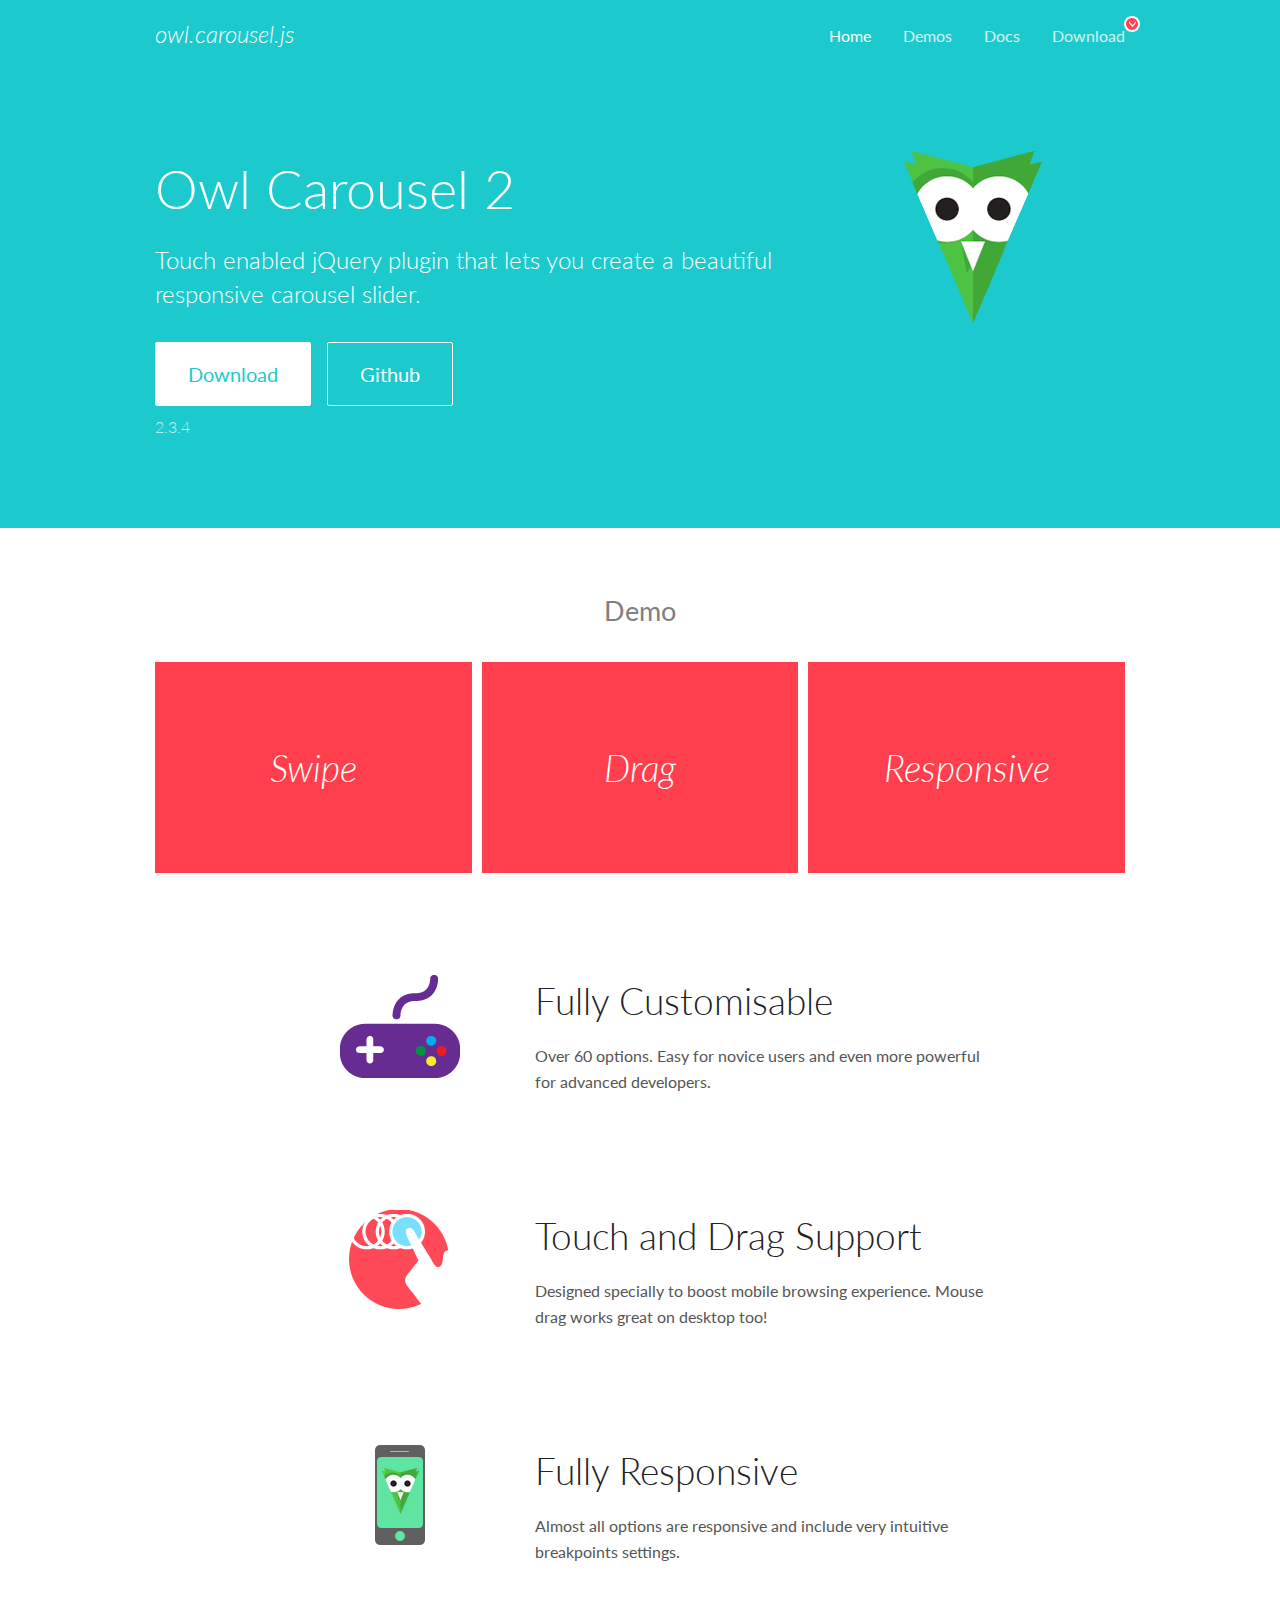
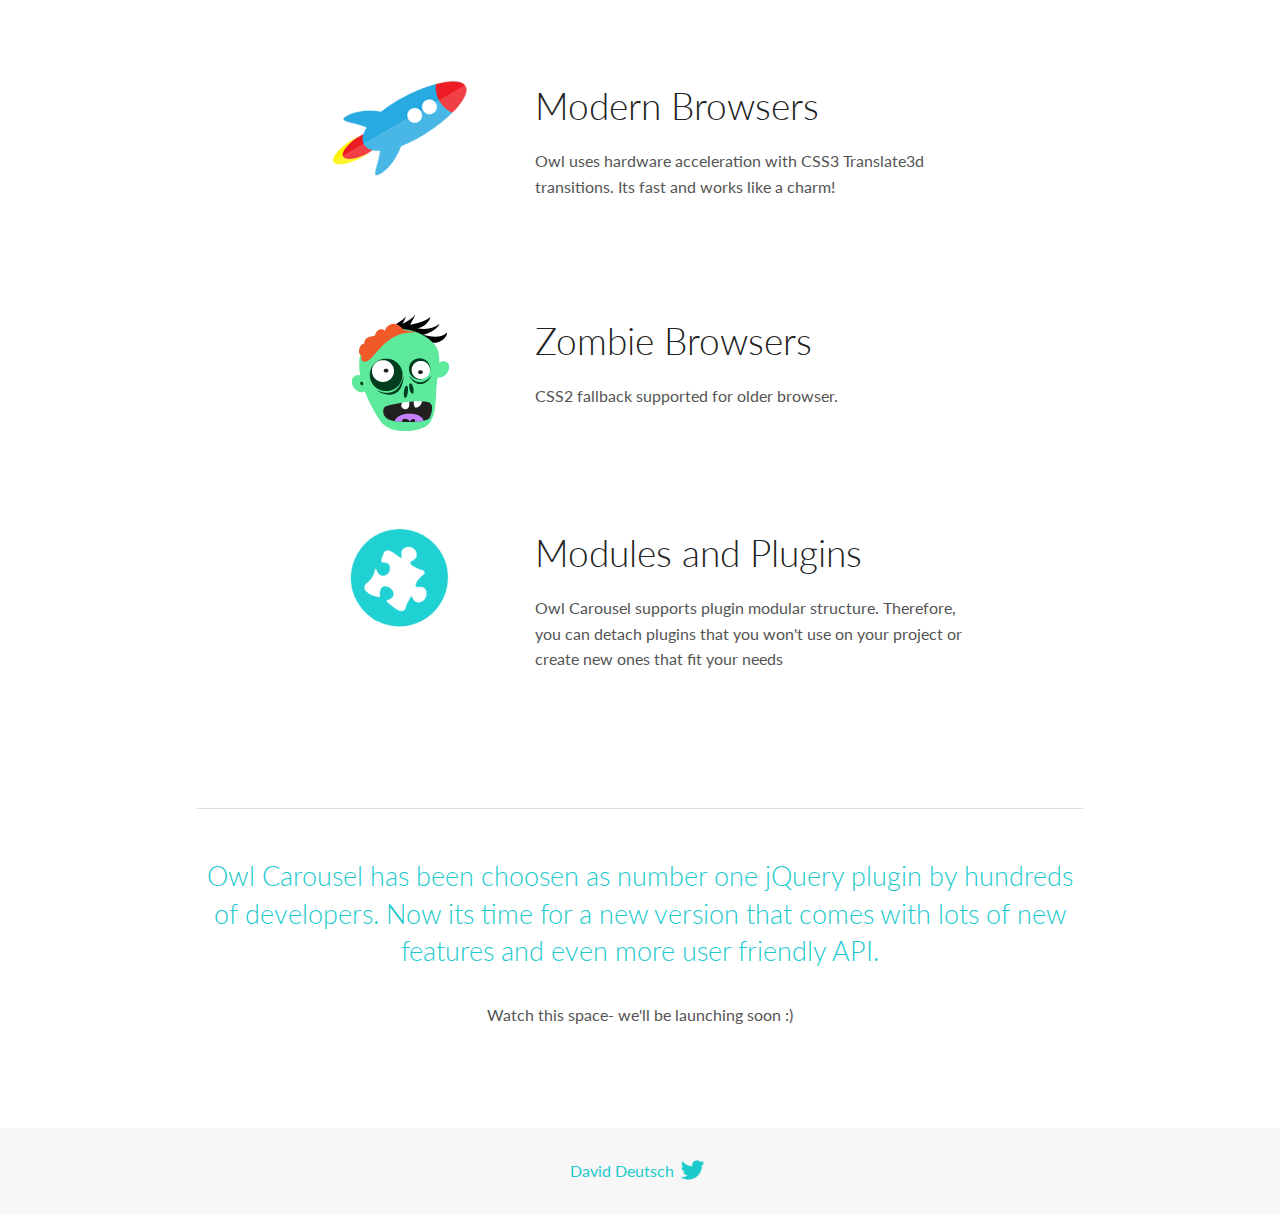
<file: lib/OwlCarousel2-2.3.4/docs/index.html>
<!DOCTYPE html>
<html lang="en">
  <head>

    <!-- head -->
    <meta charset="utf-8">
    <meta name="msapplication-tap-highlight" content="no" />
    <meta name="viewport" content="width=device-width, initial-scale=1.0" />
    <meta name="description" content="Touch enabled jQuery plugin that lets you create beautiful responsive carousel slider.">
    <meta name="author" content="David Deutsch">
    <title>
      Home | Owl Carousel | 2.3.4
    </title>

    <!-- Stylesheets -->
    <link href='https://fonts.googleapis.com/css?family=Lato:300,400,700,400italic,300italic' rel='stylesheet' type='text/css'>
    <link rel="stylesheet" href="assets/css/docs.theme.min.css">

    <!-- Owl Stylesheets -->
    <link rel="stylesheet" href="assets/owlcarousel/assets/owl.carousel.min.css">
    <link rel="stylesheet" href="assets/owlcarousel/assets/owl.theme.default.min.css">

    <!-- HTML5 shim and Respond.js IE8 support of HTML5 elements and media queries -->

    <!--[if lt IE 9]>
      <script src="https://oss.maxcdn.com/libs/html5shiv/3.7.0/html5shiv.js"></script>
      <script src="https://oss.maxcdn.com/libs/respond.js/1.3.0/respond.min.js"></script>
    <![endif]-->

    <!-- Favicons -->
    <link rel="apple-touch-icon-precomposed" sizes="144x144" href="assets/ico/apple-touch-icon-144-precomposed.png">
    <link rel="shortcut icon" href="assets/ico/favicon.png">
    <link rel="shortcut icon" href="favicon.ico">

    <!-- Yeah i know js should not be in header. Its required for demos.-->

    <!-- javascript -->
    <script src="assets/vendors/jquery.min.js"></script>
    <script src="assets/owlcarousel/owl.carousel.js"></script>
  </head>
  <body>

    <!-- header -->
    <header class="header">
      <div class="row">
        <div class="large-12 columns">
          <div class="brand left">
            <h3>
              <a href="/OwlCarousel2/">owl.carousel.js</a> 
            </h3>
          </div>
          <a id="toggle-nav" class="right">
            <span></span> <span></span> <span></span> 
          </a> 
          <div class="nav-bar">
            <ul class="clearfix">
              <li class="active">
                <a href="/OwlCarousel2/index.html">Home</a> 
              </li>
              <li> <a href="/OwlCarousel2/demos/demos.html">Demos</a>  </li>
              <li> <a href="/OwlCarousel2/docs/started-welcome.html">Docs</a>  </li>
              <li>
                <a href="https://github.com/OwlCarousel2/OwlCarousel2/archive/2.3.4.zip">Download</a> 
                <span class="download"></span> 
              </li>
            </ul>
          </div>
        </div>
      </div>
    </header>

    <!-- home panel -->
    <section id="hero">
      <div class="row">
        <div class="large-8 medium-8 columns">
          <h1>Owl Carousel 2</h1>
          <h4>Touch enabled jQuery plugin that lets you create a beautiful responsive carousel slider.</h4>
          <a href="https://github.com/OwlCarousel2/OwlCarousel2/archive/2.3.4.zip" class="hero-button">Download</a> 
          <a href="https://github.com/OwlCarousel2/OwlCarousel2" class="hero-button outline">Github</a> 
          <p>2.3.4</p>
        </div>
        <div class="large-4 medium-4 columns">
          <img class="owl-logo" src="assets/img/owl-logo.png" alt="mr. Owl">
        </div>
      </div>
    </section>

    <!-- body -->
    <div class="home-demo">
      <div class="row">
        <div class="large-12 columns">
          <h3>Demo</h3>
          <div class="owl-carousel">
            <div class="item">
              <h2>Swipe</h2>
            </div>
            <div class="item">
              <h2>Drag</h2>
            </div>
            <div class="item">
              <h2>Responsive</h2>
            </div>
            <div class="item">
              <h2>CSS3</h2>
            </div>
            <div class="item">
              <h2>Fast</h2>
            </div>
            <div class="item">
              <h2>Easy</h2>
            </div>
            <div class="item">
              <h2>Free</h2>
            </div>
            <div class="item">
              <h2>Upgradable</h2>
            </div>
            <div class="item">
              <h2>Tons of options</h2>
            </div>
            <div class="item">
              <h2>Infinity</h2>
            </div>
            <div class="item">
              <h2>Auto Width</h2>
            </div>
          </div>
        </div>
      </div>
    </div>
    <script>
      var owl = $('.owl-carousel');
      owl.owlCarousel({
        margin: 10,
        loop: true,
        responsive: {
          0: {
            items: 1
          },
          600: {
            items: 2
          },
          1000: {
            items: 3
          }
        }
      })
    </script>

    <!-- features -->
    <div id="features">
      <div class="row">
        <div class="small-12 medium-9 small-centered columns">
          <section class="row feature">
            <div class="medium-4 small-12 columns">
              <img src="assets/img/feature-options.png" alt="">
            </div>
            <div class="medium-8 small-12 columns">
              <h2>Fully Customisable</h2>
              <p>Over 60 options. Easy for novice users and even more powerful for advanced developers.</p>
            </div>
          </section>
          <section class="row feature">
            <div class="medium-4 small-12 columns">
              <img src="assets/img/feature-drag.png" alt="">
            </div>
            <div class="medium-8 small-12 columns">
              <h2>Touch and Drag Support</h2>
              <p>Designed specially to boost mobile browsing experience. Mouse drag works great on desktop too!</p>
            </div>
          </section>
          <section class="row feature">
            <div class="medium-4 small-12 columns">
              <img src="assets/img/feature-responsive.png" alt="">
            </div>
            <div class="medium-8 small-12 columns">
              <h2>Fully Responsive</h2>
              <p>Almost all options are responsive and include very intuitive breakpoints settings.</p>
            </div>
          </section>
          <section class="row feature">
            <div class="medium-4 small-12 columns">
              <img src="assets/img/feature-modern.png" alt="">
            </div>
            <div class="medium-8 small-12 columns">
              <h2>Modern Browsers</h2>
              <p>Owl uses hardware acceleration with CSS3 Translate3d transitions. Its fast and works like a charm! </p>
            </div>
          </section>
          <section class="row feature">
            <div class="medium-4 small-12 columns">
              <img src="assets/img/feature-zombie.png" alt="">
            </div>
            <div class="medium-8 small-12 columns">
              <h2>Zombie Browsers</h2>
              <p>CSS2 fallback supported for older browser.</p>
            </div>
          </section>
          <section class="row feature">
            <div class="medium-4 small-12 columns">
              <img src="assets/img/feature-module.png" alt="">
            </div>
            <div class="medium-8 small-12 columns">
              <h2>Modules and Plugins</h2>
              <p>Owl Carousel supports plugin modular structure. Therefore, you can detach plugins that you won&#x27;t use on your project or create new ones that fit your needs</p>
            </div>
          </section>
        </div>
      </div>
    </div>

    <!-- footer -->
    <section id="teaser-text">
      <div class="row">
        <div class="small-12 medium-11 small-centered columns">
          <hr>
          <h3 id="owl-carousel-has-been-choosen-as-number-one-jquery-plugin-by-hundreds-of-developers-now-its-time-for-a-new-version-that-comes-with-lots-of-new-features-and-even-more-user-friendly-api-">Owl Carousel has been choosen as number one jQuery plugin by hundreds of developers. Now its time for a new version that comes with lots of new features and even more user friendly API.</h3>
          <p>Watch this space- we&#39;ll be launching soon :)</p>
        </div>
      </div>
    </section>

    <!-- footer -->
    <footer class="footer">
      <div class="row">
        <div class="large-12 columns">
          <h5>
            <a href="/OwlCarousel2/docs/support-contact.html">David Deutsch</a> 
            <a id="custom-tweet-button" href="https://twitter.com/share?url=https://github.com/OwlCarousel2/OwlCarousel2&text=Owl Carousel - This is so awesome! " target="_blank"></a> 
          </h5>
        </div>
      </div>
    </footer>

    <!-- vendors -->
    <script src="assets/vendors/highlight.js"></script>
    <script src="assets/js/app.js"></script>
  </body>
</html>
</file>
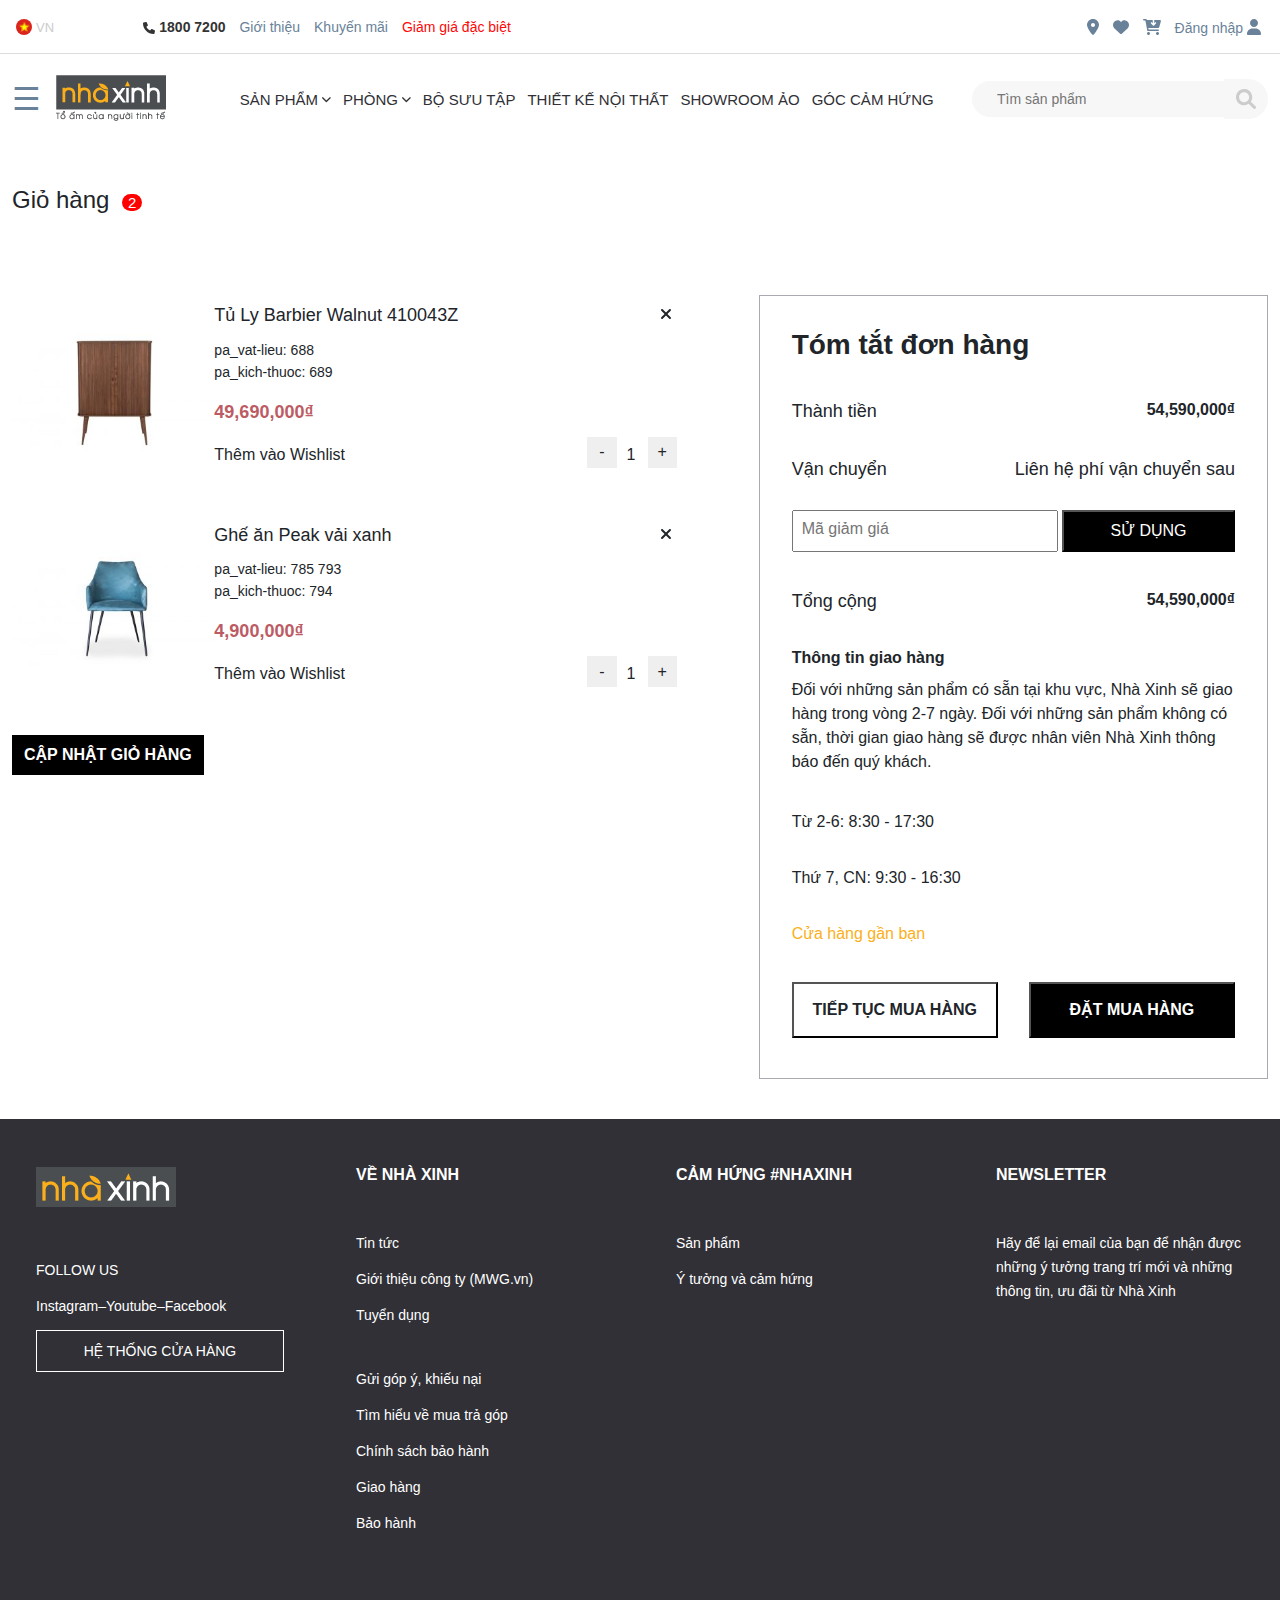
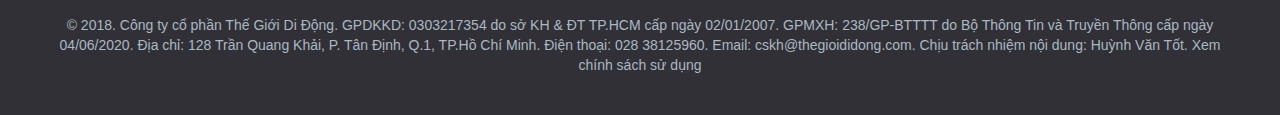
<file: assets/html/cart.html>
<!DOCTYPE html>
<html lang="en">
  <head>
    <meta charset="UTF-8" />
    <meta http-equiv="X-UA-Compatible" content="IE=edge" />
    <meta name="viewport" content="width=device-width, initial-scale=1.0" />
    <title>Sofa 3 chỗ PENNY – DA 508MB</title>

    <link
      rel="icon"
      type="image/png"
      sizes="16x16"
      href="../images/pngtree.jpg"
    />

    
  <link rel="stylesheet" href="https://maxcdn.bootstrapcdn.com/bootstrap/3.4.1/css/bootstrap.min.css">
  <script src="https://ajax.googleapis.com/ajax/libs/jquery/3.6.0/jquery.min.js"></script>
  <script src="https://maxcdn.bootstrapcdn.com/bootstrap/3.4.1/js/bootstrap.min.js"></script>

    <!-- bootstrap css core -->
    <link
      rel="stylesheet"
      href="../../lib/bootstrap-5.1.3-dist/css/bootstrap.min.css"
    />

    <!-- Font Awe - Core css -->
    <link
      rel="stylesheet"
      href="../../lib/fontawesome-free-6.1.1-web/css/all.min.css"
    />

    <!-- Owlcarousel Core css -->
    <link
      rel="stylesheet"
      href="../../lib/owlcarousel/assets/owl.carousel.min.css"
    />

    <link
      rel="stylesheet"
      href="../../lib/owlcarousel/assets/owl.theme.default.min.css"
    />
    <!-- Homepage css-->
    <link rel="stylesheet" href="../css/style.css" />

    <!-- Homepage Responsive css-->
    <link rel="stylesheet" href="../css/index-responsive.css" />
  </head>
  <body>
    <!-- top-bar .Start -->
    <div class="top-bar">
      <div class="container">
        <div class="row">
          <div class="col-12 col-sm-8 col-md-8">
            <div class="wrap-navbar-center">
              <div class="wrap-language">
                <img src="../images/vi.png" alt="" />
                <p class="lang">vn</p>
              </div>

              <div class="menu-topbar">
                <ul>
                  <li>
                    <a href="#">
                      <i class="fa-solid fa-phone"></i>
                      1800 7200
                    </a>
                  </li>
                  <li>
                    <a href="#">Giới thiệu</a>
                  </li>
                  <li>
                    <a href="#">Khuyến mãi</a>
                  </li>
                  <li>
                    <a href="#">Giảm giá đặc biệt</a>
                  </li>
                </ul>
              </div>
            </div>
          </div>

          <div class="col-12 col-sm-4 col-md-4">
            <div class="wrap-navbar-right">
              <ul>
                <li>
                  <a href="#">
                    <i class="fa-solid fa-location-dot"></i>
                  </a>
                </li>
                <li>
                  <a href="#">
                    <i class="fa-solid fa-heart"></i>
                  </a>
                </li>
                <li>
                  <a href="../html/cart.html">
                    <i class="fa-solid fa-cart-arrow-down"></i>
                  </a>
                </li>
                <li>
                  <a href="#"
                    >Đăng nhập
                    <i class="fa-solid fa-user"></i>
                  </a>
                </li>
              </ul>
            </div>
          </div>
        </div>
      </div>
    </div>
    <!-- top-bar .End -->

    <!-- header-main.Start -->
    <div class="header-main">
      <div class="container">
        <div class="row">
          <div class="col-12 col-sm-12 col-md-3 col-lg-3 col-xl-2">
            <div class="wrap-menu-header">
              <div id="mySidebar" class="sidebar">
                <a
                  href="javascript:void(0)"
                  class="closebtn"
                  onclick="closeNav()"
                  >×</a
                >

                <li class="nav-item dropdown"></li>

                <li class="nav-item dropdown">
                  <a class="nav-link dropdown-toggle show-item-1" href="#">
                    Sofa và Armchair
                    <i class="fa-solid fa-chevron-down"></i>
                  </a>

                  <ul class="show-list-1">
                    <li><a href="../html/sofa-catagory.html">Sofa</a></li>
                    <li><a href="../html/sofa-catagory.html">Sofa góc</a></li>
                    <li><a href="../html/sofa-catagory.html">Amchair</a></li>
                    <li><a href="../html/sofa-catagory.html">Ghế dài & đôn</a></li>
                    <li><a href="../html/sofa-catagory.html">Ghế thư dãn</a></li>
                  </ul>
                </li>

                <li class="nav-item dropdown">
                  <a class="nav-link dropdown-toggle  show-item-2" href="#"> 
                    Bàn <i class="fa-solid fa-chevron-down"></i>
                  </a>
                  
                  <ul class="show-list-2">
                    <li><a href="../html/sofa-catagory.html">Sofa</a></li>
                    <li><a href="../html/sofa-catagory.html">Sofa góc</a></li>
                    <li><a href="../html/sofa-catagory.html">Amchair</a></li>
                    <li><a href="../html/sofa-catagory.html">Ghế dài & đôn</a></li>
                    <li><a href="../html/sofa-catagory.html">Ghế thư dãn</a></li>
                  </ul>
                </li>

                <li class="nav-item dropdown">
                  <a class="nav-link dropdown-toggle  show-item-3" href="#"> 
                    Ghế <i class="fa-solid fa-chevron-down"></i>
                  </a>
                  
                  <ul class="show-list-3">
                    <li><a href="../html/sofa-catagory.html">Sofa</a></li>
                    <li><a href="../html/sofa-catagory.html">Sofa góc</a></li>
                    <li><a href="../html/sofa-catagory.html">Amchair</a></li>
                    <li><a href="../html/sofa-catagory.html">Ghế dài & đôn</a></li>
                    <li><a href="../html/sofa-catagory.html">Ghế thư dãn</a></li>
                  </ul>
                </li>

                <li class="nav-item dropdown">
                  <a class="nav-link dropdown-toggle show-item-4" href="#">
                    Giường ngủ <i class="fa-solid fa-chevron-down"></i>
                  </a>
                  
                  <ul class="show-list-4">
                    <li><a href="../html/sofa-catagory.html">Sofa</a></li>
                    <li><a href="../html/sofa-catagory.html">Sofa góc</a></li>
                    <li><a href="../html/sofa-catagory.html">Amchair</a></li>
                    <li><a href="../html/sofa-catagory.html">Ghế dài & đôn</a></li>
                    <li><a href="../html/sofa-catagory.html">Ghế thư dãn</a></li>
                  </ul>
                </li>

                <li class="nav-item dropdown">
                  <a class="nav-link dropdown-toggle show-item-5" href="#">
                    Tủ và kệ <i class="fa-solid fa-chevron-down"></i>
                  </a>
                  
                  <ul class="show-list-5">
                    <li><a href="../html/sofa-catagory.html">Sofa</a></li>
                    <li><a href="../html/sofa-catagory.html">Sofa góc</a></li>
                    <li><a href="../html/sofa-catagory.html">Amchair</a></li>
                    <li><a href="../html/sofa-catagory.html">Ghế dài & đôn</a></li>
                    <li><a href="../html/sofa-catagory.html">Ghế thư dãn</a></li>
                  </ul>
                </li>

                <li class="nav-item dropdown">
                  <a class="nav-link dropdown-toggle show-item-6" href="#">
                    Hàng trang trí <i class="fa-solid fa-chevron-down"></i>
                  </a>
                  
                  <ul class="show-list-6">
                    <li><a href="../html/sofa-catagory.html">Sofa</a></li>
                    <li><a href="../html/sofa-catagory.html">Sofa góc</a></li>
                    <li><a href="../html/sofa-catagory.html">Amchair</a></li>
                    <li><a href="../html/sofa-catagory.html">Ghế dài & đôn</a></li>
                    <li><a href="../html/sofa-catagory.html">Ghế thư dãn</a></li>
                  </ul>
                </li>

                <li class="nav-item dropdown show-list-7">
                  <a class="nav-link dropdown-toggle show-item7" href="#"> 
                    Ngoại thất  <i class="fa-solid fa-chevron-down"></i>
                  </a>
                </li>
                
                <ul class="show-list-7">
                  <li><a href="../html/sofa-catagory.html">Sofa</a></li>
                  <li><a href="../html/sofa-catagory.html">Sofa góc</a></li>
                  <li><a href="../html/sofa-catagory.html">Amchair</a></li>
                  <li><a href="../html/sofa-catagory.html">Ghế dài & đôn</a></li>
                  <li><a href="../html/sofa-catagory.html">Ghế thư dãn</a></li>
                </ul>
              </div>

              <div class="wrap-store-logo">
                <button class="openbtn" onclick="openNav()">☰</button>

                <a href="../../index.html" class="store-logo"
                  ><img src="../images/logo-nha-xinh-moi.png" alt=""
                /></a>
              </div>


              <div class="wrap-navbar-right">
                <ul>
                  <li>
                    <a href="#">
                      <i class="fa-solid fa fa-search"></i>
                    </a>
                  </li>

                  <li>
                    <a href="#">
                      <i class="fa-solid fa-location-dot"></i>
                    </a>
                  </li>

                  <li>
                    <a href="assets/html/cart.html">
                      <i class="fa-solid fa-cart-arrow-down"></i>
                    </a>
                  </li>
                </ul>
              </div>
            </div>
          </div>

          <div class="col-12 col-sm-5 col-md-5 col-lg-6 col-xl-7">
            <div class="wrap-nav-header">
              <ul class="nav nav-pills">
                <li class="nav-item dropdown">
                  <a
                    class="nav-link dropdown-toggle product-list-menu"
                    id="product-list-menu"
                    href="../html/living-room.html"
                  >
                    SẢN PHẨM
                    <i class="fa-solid fa-chevron-down"></i>
                  </a>

                  <div class="mega-box-submenu">
                    <div class="submenu-content container">
                      <div class="row">
                        <ul class="mega-links">
                          <li>
                            <a href="../html/sofa-catagory.html">Sofa</a>
                          </li>

                          <li>
                            <a href="../html/sofa-catagory.html"
                              >Sofa góc</a
                            >
                          </li>

                          <li>
                            <a href="../html/sofa-catagory.html"
                              >Ghế thư dãn</a
                            >
                          </li>

                          <li>
                            <a href="../html/sofa-catagory.html">Amchair</a>
                          </li>

                          <li>
                            <a href="../html/sofa-catagory.html"
                              >Ghế dài và đôn</a
                            >
                          </li>

                          <li>
                            <a href="../html/sofa-catagory.html">Bàn bên</a>
                          </li>

                          <li>
                            <a href="../html/sofa-catagory.html"
                              >Bàn nước</a
                            >
                          </li>
                        </ul>
                      </div>

                      <div class="row">
                        <ul class="mega-links">
                          <li>
                            <a href="../html/sofa-catagory.html">Bàn ăn</a>
                          </li>

                          <li>
                            <a href="../html/sofa-catagory.html">Ghế Bar</a>
                          </li>

                          <li>
                            <a href="../html/sofa-catagory.html">Tủ ly</a>
                          </li>

                          <li>
                            <a href="../html/sofa-catagory.html">Xe đẩy</a>
                          </li>

                          <li>
                            <a href="../html/sofa-catagory.html">Tủ bếp</a>
                          </li>

                          <li>
                            <a href="../html/sofa-catagory.html"
                              >Thiết bị bếp</a
                            >
                          </li>
                        </ul>
                      </div>

                      <div class="row">
                        <ul class="mega-links">
                          <li>
                            <a href="../html/sofa-catagory.html"
                              >Giường ngủ</a
                            >
                          </li>
                          <li>
                            <a href="../html/sofa-catagory.html"
                              >Bàn đầu giường</a
                            >
                          </li>

                          <li>
                            <a href="../html/sofa-catagory.html"
                              >Bản trang điểm</a
                            >
                          </li>

                          <li>
                            <a href="../html/sofa-catagory.html"
                              >Bản tủ áo</a
                            >
                          </li>

                          <li>
                            <a href="../html/sofa-catagory.html"
                              >Tủ âm tường</a
                            >
                          </li>

                          <li>
                            <a href="../html/sofa-catagory.html">Tủ nệm</a>
                          </li>
                        </ul>
                      </div>

                      <div class="row">
                        <ul class="mega-links">
                          <li>
                            <a href="../html/sofa-catagory.html">Sofa</a>
                          </li>

                          <li>
                            <a href="../html/sofa-catagory.html"
                              >Sofa góc</a
                            >
                          </li>

                          <li>
                            <a href="../html/sofa-catagory.html"
                              >Ghế thư dãn</a
                            >
                          </li>

                          <li>
                            <a href="../html/sofa-catagory.html">Amchair</a>
                          </li>

                          <li>
                            <a href="../html/sofa-catagory.html"
                              >Ghế dài và đôn</a
                            >
                          </li>

                          <li>
                            <a href="../html/sofa-catagory.html">Bàn bên</a>
                          </li>

                          <li>
                            <a href="../html/sofa-catagory.html"
                              >Bàn nước</a
                            >
                          </li>
                        </ul>
                      </div>

                      <div class="row">
                        <ul class="mega-links">
                          <li>
                            <a href="../html/sofa-catagory.html">Sofa</a>
                          </li>

                          <li>
                            <a href="../html/sofa-catagory.html"
                              >Sofa góc</a
                            >
                          </li>

                          <li>
                            <a href="../html/sofa-catagory.html"
                              >Ghế thư dãn</a
                            >
                          </li>

                          <li>
                            <a href="../html/sofa-catagory.html">Amchair</a>
                          </li>

                          <li>
                            <a href="../html/sofa-catagory.html"
                              >Ghế dài và đôn</a
                            >
                          </li>

                          <li>
                            <a href="../html/sofa-catagory.html">Bàn bên</a>
                          </li>

                          <li>
                            <a href="../html/sofa-catagory.html"
                              >Bàn nước</a
                            >
                          </li>
                        </ul>
                      </div>

                      <div class="row">
                        <ul class="mega-links">
                          <li>
                            <a href="../html/sofa-catagory.html">Sofa</a>
                          </li>

                          <li>
                            <a href="../html/sofa-catagory.html"
                              >Sofa góc</a
                            >
                          </li>

                          <li>
                            <a href="../html/sofa-catagory.html"
                              >Ghế thư dãn</a
                            >
                          </li>

                          <li>
                            <a href="../html/sofa-catagory.html">Amchair</a>
                          </li>

                          <li>
                            <a href="../html/sofa-catagory.html"
                              >Ghế dài và đôn</a
                            >
                          </li>

                          <li>
                            <a href="../html/sofa-catagory.html">Bàn bên</a>
                          </li>

                          <li>
                            <a href="../html/sofa-catagory.html"
                              >Bàn nước</a
                            >
                          </li>
                        </ul>
                      </div>

                      <div class="row">
                        <img
                          src="../images/nha-xinh-phong-khach-hien-dai-poppy.jpg"
                          alt=""
                        />
                      </div>
                    </div>
                  </div>
                </li>

                <li class="nav-item dropdown">
                  <a
                    class="nav-link dropdown-toggle"
                    href="../html/living-room.html"
                  >
                    PHÒNG
                    <i class="fa-solid fa-chevron-down"></i>
                  </a>

                  <ul class="room-submenu">
                    <li>
                      <a href="../html/living-room.html">Phòng khách</a>
                    </li>

                    <li>
                      <a href="../html/living-room.html">Phòng ăn</a>
                    </li>

                    <li>
                      <a href="../html/living-room.html">Phòng ngủ</a>
                    </li>

                    <li>
                      <a href="../html/living-room.html">Phòng làm việc</a>
                    </li>

                    <li>
                      <a href="../html/living-room.html">Tủ bếp</a>
                    </li>

                    <li>
                      <a href="../html/living-room.html">Hàng trang trí</a>
                    </li>
                  </ul>
                  <ul class="dropdown-menu">
                    <li><a class="dropdown-item">Link 1</a></li>
                    <li><a class="dropdown-item">Link 2</a></li>
                    <li><a class="dropdown-item">Link 3</a></li>
                  </ul>
                </li>

                <li class="nav-item">
                  <a class="nav-link" href="#">BỘ SƯU TẬP</a>
                </li>

                <li class="nav-item">
                  <a class="nav-link" href="#">THIẾT KẾ NỘI THẤT</a>
                </li>

                <li class="nav-item">
                  <a class="nav-link" href="#">SHOWROOM ẢO</a>
                </li>

                <li class="nav-item">
                  <a class="nav-link" href="#">GÓC CẢM HỨNG</a>
                </li>
              </ul>
            </div>
          </div>

          <div class="col-12 col-sm-4 col-md-4 col-lg-3 col-xl-3">
            <div class="wrap-search">
              <input
                type="text"
                class="searchTerm"
                placeholder="Tìm sản phẩm"
              />
              <button type="submit" class="searchButton">
                <i class="fa fa-search"></i>
              </button>
            </div>
          </div>

          <!-- <a href="#" id="product-list-menu">product-list-menu</a> -->
        </div>
      </div>
    </div>
    <!-- header-main.End -->

    <!-- #region Product-detail-->

    <!-- #endregion  -->

    <!-- Cart-content -->

    <!-- Cart-content -->

    <div class="wrap-cart-title">
        <div class="container">
            <h1>Giỏ hàng <span>2</span></h1>
        </div>
    </div>

    <div class="wrap-cart-content">
      <div class="container">
        <div class="row">
          <div class="col-12 col-sm-6 col-md-7">
              <div class="products-in-cart">
                  <div class="cart-product-img">
                      <img src="../images/cart-TU-LY-BARBIER-WALNUT-410043Z-1-300x200.jpg" alt="">
                  </div>

                  <div class="cart-product-info">
                      <div class="cart-product-title">
                          <div class="cart-product-name">
                            <h2>Tủ Ly Barbier Walnut 410043Z</h2>
                          </div>

                          <div class="cart-delete-btn">
                            <button><i class="fa-solid fa-xmark"></i></button>
                          </div>
                      </div>

                      <p class="cart-product-material">pa_vat-lieu: 688</p>
                      
                      <p class="cart-product-size">pa_kich-thuoc: 689</p>

                      <p class="cart-product-prize">49,690,000₫</p>

                      
                      <div class="cart-product-option">
                        <div class="add-to-wishlist">
                          <h2> Thêm vào Wishlist</h2>
                        </div>

                        <div class="cart-product-quantity">
                          <button class="sub-product">-</button>
                          <p class="product-quantity">1</p>
                          <button class="plus-product">+</button>
                        </div>
                    </div>
                  </div>
              </div>

              
              <div class="products-in-cart">
                <div class="cart-product-img">
                    <img src="../images/cart-ghe-an-peak-mau-xanh-1-300x200.jpg" alt="">
                </div>

                <div class="cart-product-info">
                    <div class="cart-product-title">
                        <div class="cart-product-name">
                          <h2>Ghế ăn Peak vải xanh</h2>
                        </div>

                        <div class="cart-delete-btn">
                          <button><i class="fa-solid fa-xmark"></i></button>
                        </div>
                    </div>

                    <p class="cart-product-material">pa_vat-lieu: 785 793</p>
                    
                    <p class="cart-product-size">pa_kich-thuoc: 794</p>

                    <p class="cart-product-prize">4,900,000₫</p>

                    
                    <div class="cart-product-option">
                      <div class="add-to-wishlist">
                        <h2> Thêm vào Wishlist</h2>
                      </div>

                      <div class="cart-product-quantity">
                        <button class="sub-product">-</button>
                        <p class="product-quantity">1</p>
                        <button class="plus-product">+</button>
                      </div>
                  </div>
                </div>
            </div>


            <button class="update-cart-btn">Cập nhật giỏ hàng</button>
          </div>

          <div class="col-12 col-sm-6 col-md-5">
            <div class="wrap-cart-infos">
              <h1 class="cart-title">Tóm tắt đơn hàng</h1>

              <div class="cart-prize">
                <div class="cart-prize-title">
                    <p>Thành tiền</p>
                </div>

                <div class="cart-prize-money">
                    <p>54,590,000₫</p>
                </div>
              </div>

              <div class="cart-ship">
                <div class="cart-ship-title">
                    <p>Vận chuyển</p>
                </div>

                <div class="cart-ship-money">
                    <p>Liên hệ phí vận chuyển sau</p>
                </div>
              </div>

              <div class="cart-infos">
                <ul>
                  <li>
                   <div class="discount-code">
                       <input type="text" placeholder="Mã giảm giá">
                       <button>Sử dụng</button>
                   </div>
                  </li>

                  <li>
                    <div class="cart-total">
                        <div class="cart-total-title">
                            <p>Tổng cộng</p>
                        </div>

                        <div class="cart-total-money">
                            <p>54,590,000₫</p>
                        </div>
                    </div>
                  </li>

                  <li>
                    <p class="shipment-details-title">
                        Thông tin giao hàng
                    </p>
                    
                    <p class="shipment-details-info">
                        Đối với những sản phẩm có sẵn tại khu vực, Nhà Xinh sẽ giao hàng trong vòng 2-7 ngày. Đối với những sản phẩm không có sẵn, thời gian giao hàng sẽ được nhân viên Nhà Xinh thông báo đến quý khách.
                      </span>
                  </li>

                  <li>
                    <p class="shipment-time">Từ 2-6: 8:30 - 17:30</p>
                  </li>

                  <li>
                    <p class="shipment-time">Thứ 7, CN: 9:30 - 16:30</p>
                  </li>
                  
                  <li>
                    <a href="#" class="address-near-you">Cửa hàng gần bạn</a>
                  </li>

                  <li>
                    <div class="wrap-cart-btn">
                        <button class="more-purchase">Tiếp tục mua hàng</button>
                        <button class="purchasing" onclick="payment()">Đặt mua hàng</button>
                    </div>
                  </li>
                </ul>

              </div>
            </div>
          </div>
        </div>
      </div>
    </div>

    <!-- footer -->
    <div class="footer">
      <div class="container">
        <div class="row">
          <div class="col-4 col-sm-3 col-md-3">
            <div class="wrap-footer-item">
              <div class="footer-item-title">
                <img src="../images/logo.png" alt="" />
              </div>

              <div class="footer-item-content">
                <ul>
                  <li>
                    <p>FOLLOW US</p>
                  </li>

                  <li>
                    <a class="follow-us-link" href="#">
                      Instagram–Youtube–Facebook
                    </a>
                  </li>

                  <li>
                    <a class="follow-us-chain" href="#"> HỆ THỐNG CỬA HÀNG </a>
                  </li>
                </ul>
              </div>
            </div>
          </div>

          <div class="col-4 col-sm-3 col-md-3">
            <div class="wrap-footer-item">
              <div class="footer-item-title">
                <p>VỀ NHÀ XINH</p>
              </div>

              <div class="footer-item-content">
                <ul>
                  <li>
                    <a class="follow-us-link" href="#"> Tin tức </a>
                  </li>

                  <li>
                    <a class="follow-us-link" href="#">
                      Giới thiệu công ty (MWG.vn)
                    </a>
                  </li>

                  <li>
                    <a class="follow-us-link" href="#"> Tuyển dụng </a>
                  </li>

                  <li>
                    <br />
                  </li>

                  <li>
                    <a class="follow-us-link" href="#">
                      Gửi góp ý, khiếu nại
                    </a>
                  </li>

                  <li>
                    <a class="follow-us-link" href="#">
                      Tìm hiểu về mua trả góp
                    </a>
                  </li>

                  <li>
                    <a class="follow-us-link" href="#"> Chính sách bảo hành </a>
                  </li>

                  <li>
                    <a class="follow-us-link" href="#"> Giao hàng </a>
                  </li>

                  <li>
                    <a class="follow-us-link" href="#"> Bảo hành </a>
                  </li>
                </ul>
              </div>
            </div>
          </div>

          <div class="col-4 col-sm-3 col-md-3">
            <div class="wrap-footer-item">
              <div class="footer-item-title">
                <a href="#">CẢM HỨNG #NHAXINH</a>
              </div>

              <div class="footer-item-content">
                <ul>
                  <li>
                    <a class="follow-us-link" href="#"> Sản phẩm </a>
                  </li>

                  <li>
                    <a href="#"> Ý tưởng và cảm hứng </a>
                  </li>
                </ul>
              </div>
            </div>
          </div>

          <div class="col12 col-sm-3 col-md-3">
            <div class="wrap-footer-item">
              <div class="footer-item-title">
                <a href="#">NEWSLETTER</a>
              </div>

              <div class="footer-item-content">
                <ul>
                  <li>
                    <p>
                      Hãy để lại email của bạn để nhận được những ý tưởng trang
                      trí mới và những thông tin, ưu đãi từ Nhà Xinh
                    </p>
                  </li>
                </ul>
              </div>
            </div>
          </div>

          <div class="col-12">
            <div class="wrap-license">
              <p>
                © 2018. Công ty cổ phần Thế Giới Di Động. GPDKKD: 0303217354 do
                sở KH & ĐT TP.HCM cấp ngày 02/01/2007. GPMXH: 238/GP-BTTTT do Bộ
                Thông Tin và Truyền Thông cấp ngày 04/06/2020. Địa chỉ: 128 Trần
                Quang Khải, P. Tân Định, Q.1, TP.Hồ Chí Minh. Điện thoại: 028
                38125960. Email: cskh@thegioididong.com. Chịu trách nhiệm nội
                dung: Huỳnh Văn Tốt. Xem chính sách sử dụng
              </p>
            </div>
          </div>
        </div>
      </div>
    </div>

    <!-- list-new-product -->

    <!-- Jquery -->

    <script src="../../lib/jquery-3.6.0.min.js"></script>

    <!-- Owl Javascript -->
    <script src="../../lib/owlcarousel/owl.carousel.min.js"></script>

    <!-- bootstrap js core -->
    <script src="../../lib/bootstrap-5.1.3-dist/js/bootstrap.bundle.js"></script>
    <!-- Font Awe - js -->
    <script src="../../lib/fontawesome-free-6.1.1-web/js/all.min.js"></script>

    <!-- Home pages - js -->
    <script src="../js/main.js"></script>

    <!-- Custom Owlcarousel  -->
    <script src="../js/custom-owl.js"></script>

    <script>

function payment()
    {
        window.location.href = '../html/payment-order.html';
    }
    </script>
  </body>
</html>
</file>
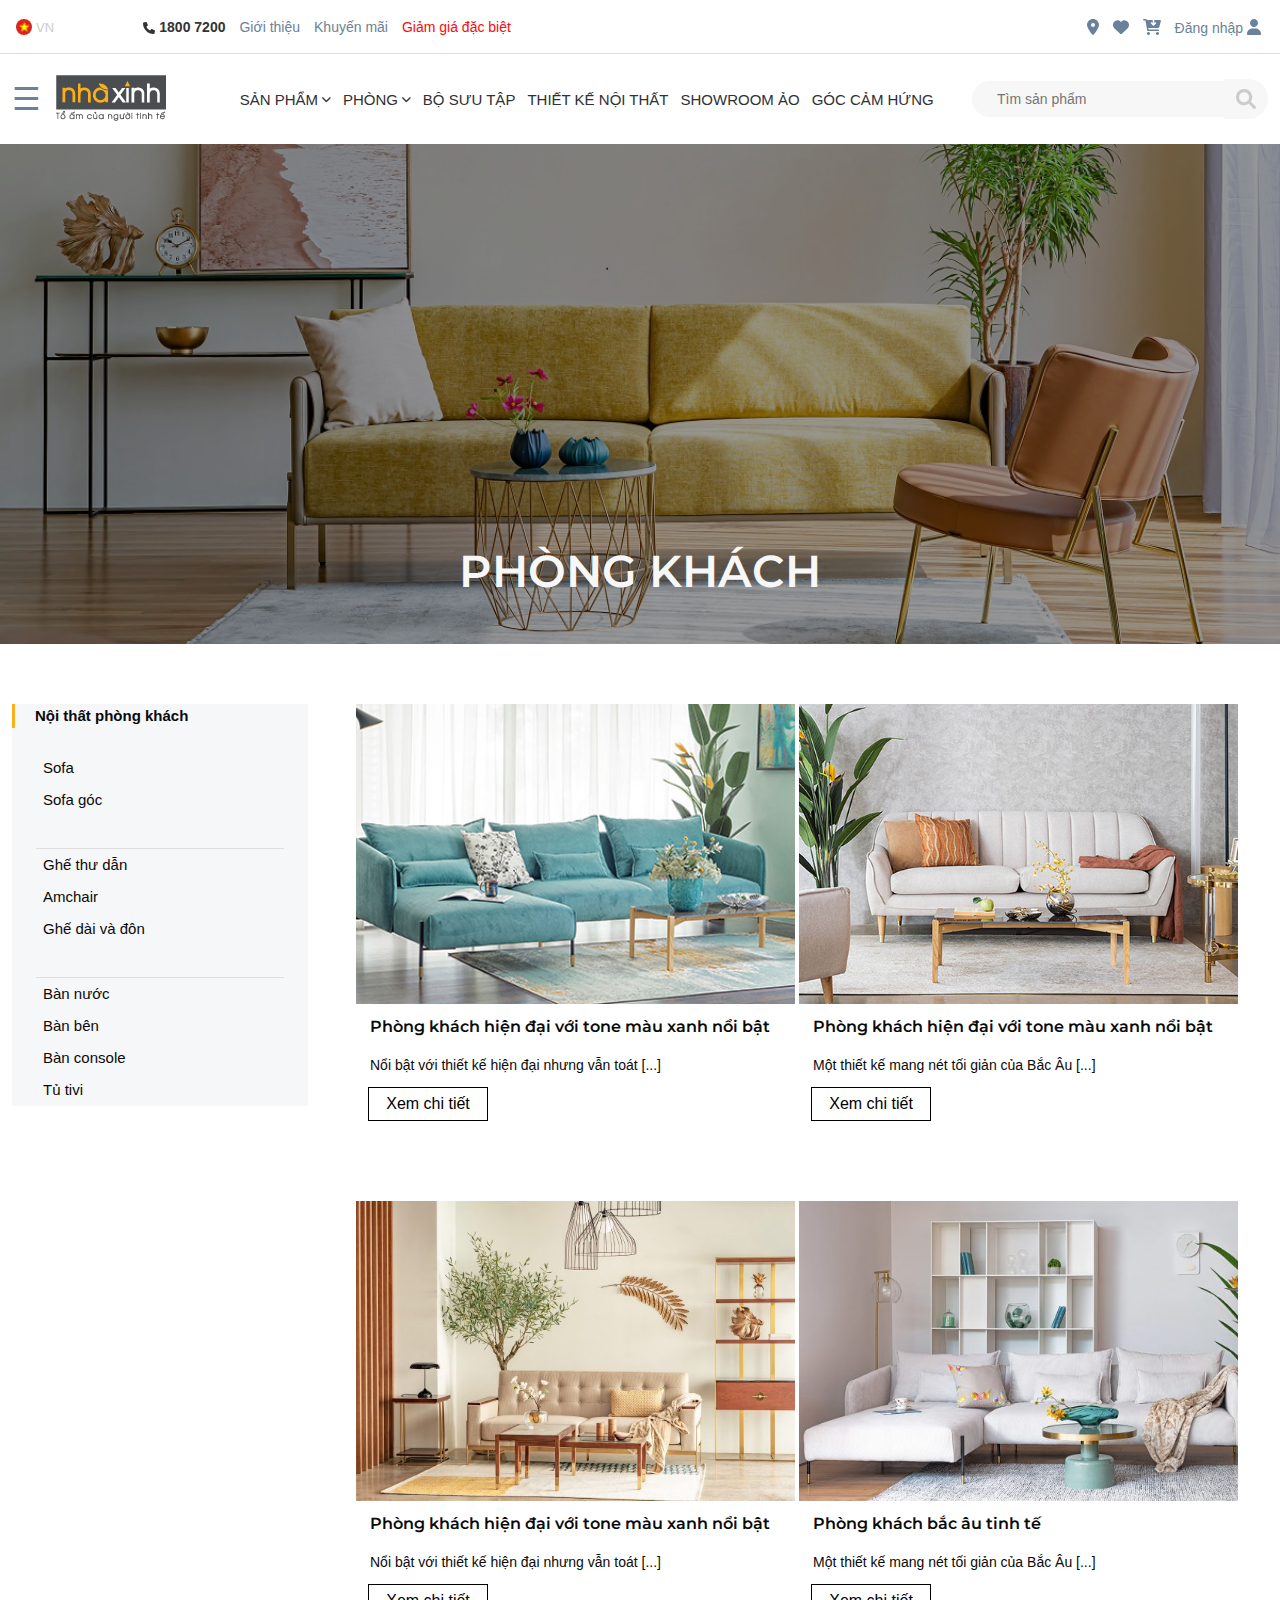
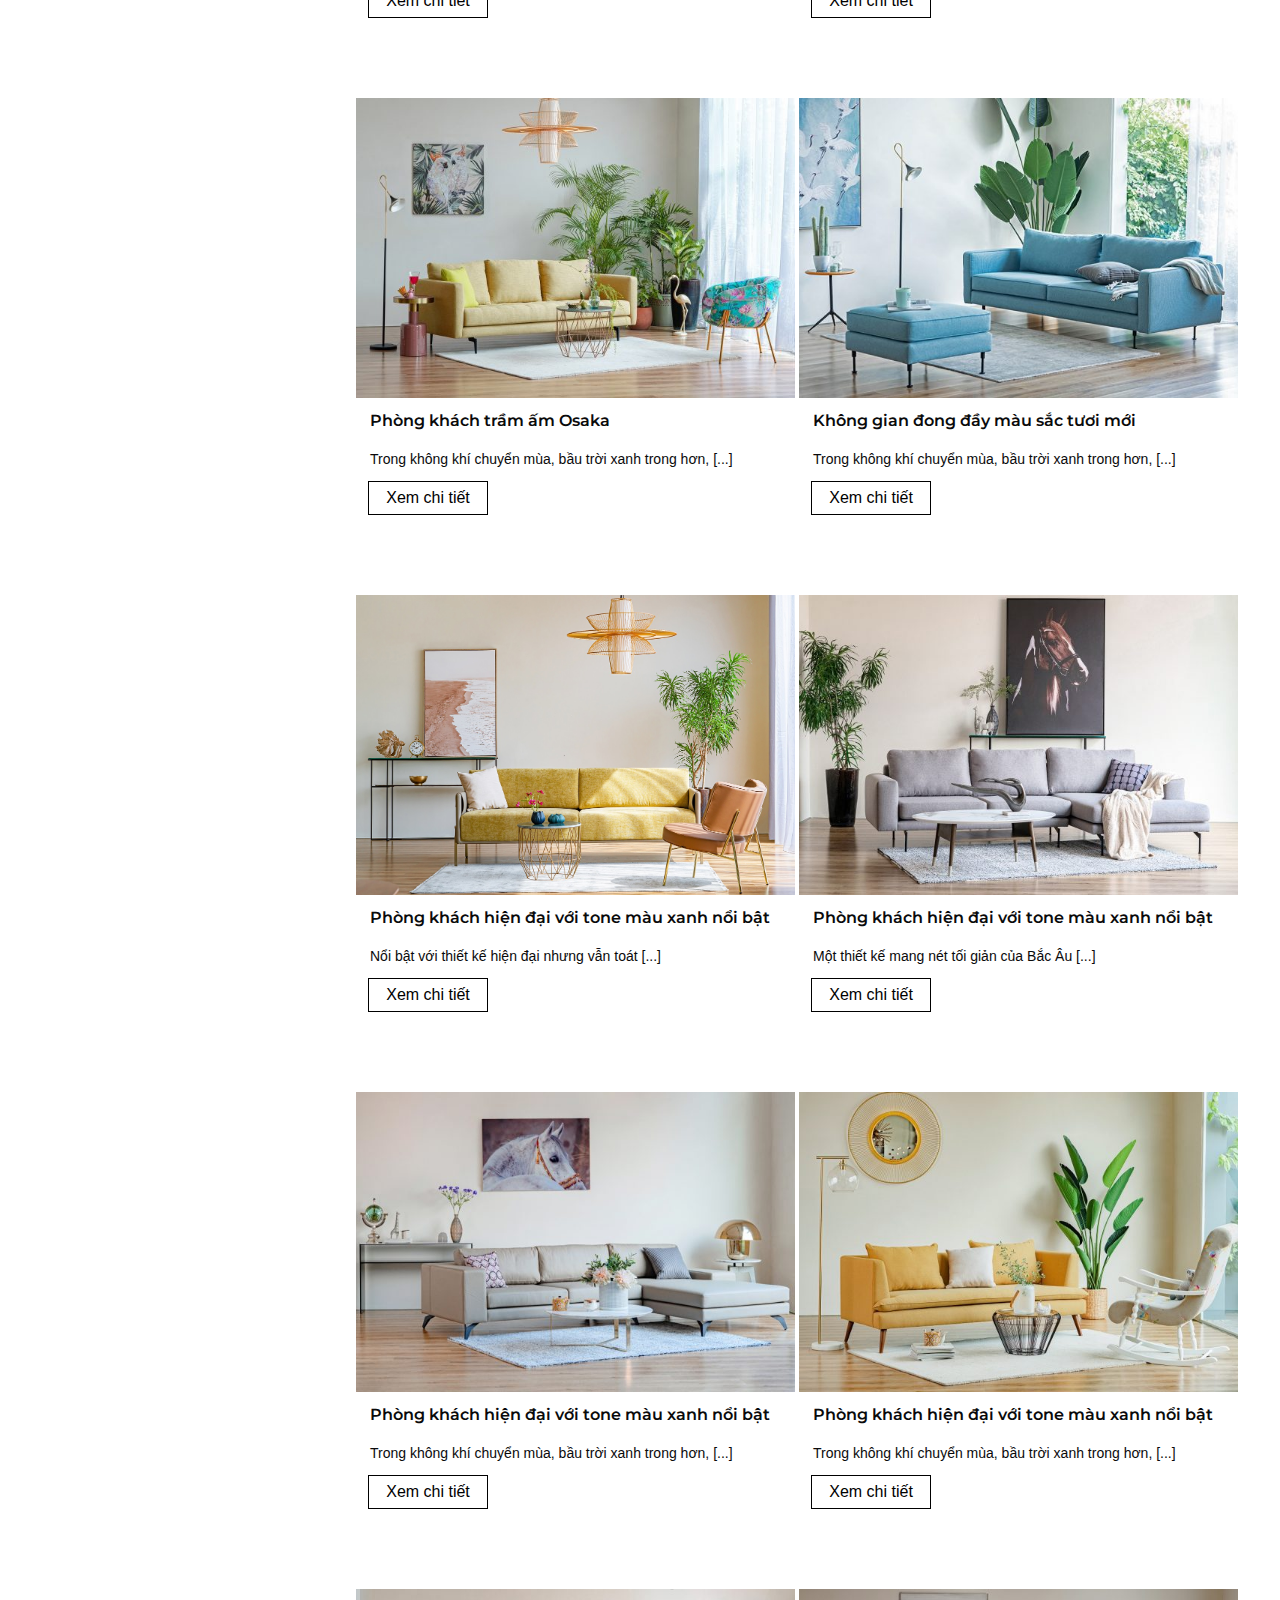
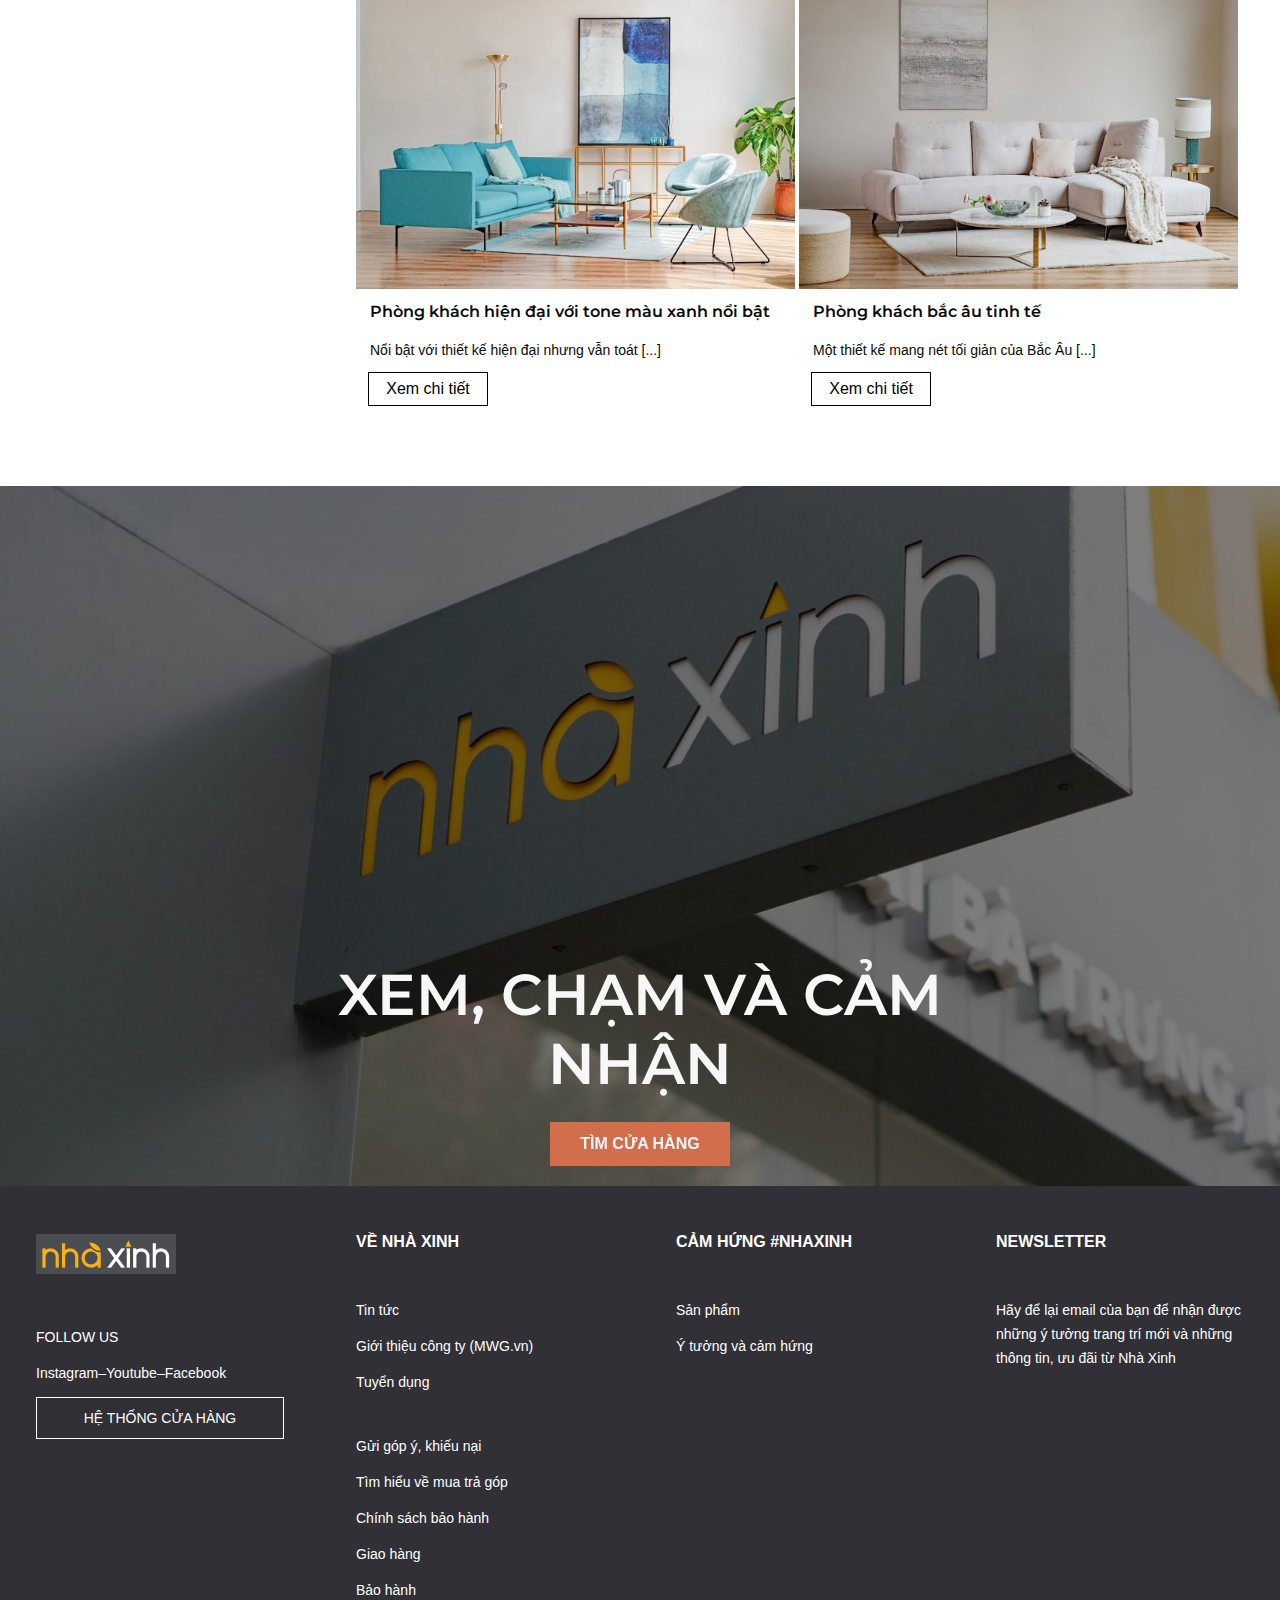
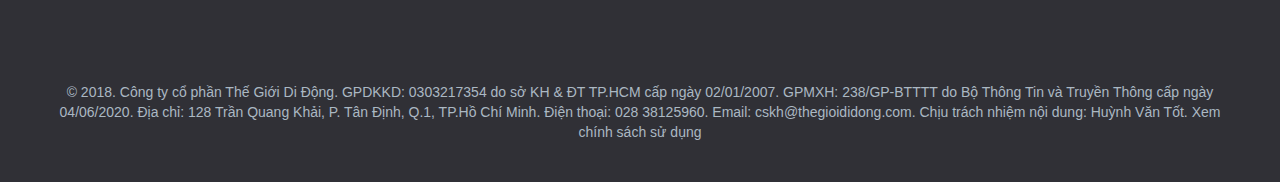
<file: assets/html/living-room.html>
<!DOCTYPE html>
<html lang="en">
  <head>
    <meta charset="UTF-8" />
    <meta http-equiv="X-UA-Compatible" content="IE=edge" />
    <meta name="viewport" content="width=device-width, initial-scale=1.0" />
    <title>
      Phòng khách - Nội thất Nhà Xinh | Nội thất cao cấp | Đồ gỗ cao cấp
    </title>

    <link
      rel="icon"
      type="image/png"
      sizes="16x16"
      href="../images/pngtree.jpg"
    />

    <!-- bootstrap css core -->
    <link
      rel="stylesheet"
      href="../../lib/bootstrap-5.1.3-dist/css/bootstrap.min.css"
    />

    <!-- Font Awe - Core css -->
    <link
      rel="stylesheet"
      href="../../lib/fontawesome-free-6.1.1-web/css/all.min.css"
    />

    <!-- Owlcarousel Core css -->
    <link
      rel="stylesheet"
      href="../../lib/owlcarousel/assets/owl.carousel.min.css"
    />

    <link
      rel="stylesheet"
      href="../../lib/owlcarousel/assets/owl.theme.default.min.css"
    />
    <!-- Homepage css-->
    <link rel="stylesheet" href="../css/style.css" />

    <!-- Homepage Responsive css-->
    <link rel="stylesheet" href="../css/index-responsive.css" />
  </head>
  <body>
    <!-- top-bar .Start -->
    <div class="top-bar">
      <div class="container">
        <div class="row">
          <div class="col-12 col-sm-8 col-md-8">
            <div class="wrap-navbar-center">
              <div class="wrap-language">
                <img src="../images/vi.png" alt="" />
                <p class="lang">vn</p>
              </div>

              <div class="menu-topbar">
                <ul>
                  <li>
                    <a href="#">
                      <i class="fa-solid fa-phone"></i>
                      1800 7200
                    </a>
                  </li>
                  <li>
                    <a href="#">Giới thiệu</a>
                  </li>
                  <li>
                    <a href="#">Khuyến mãi</a>
                  </li>
                  <li>
                    <a href="#">Giảm giá đặc biệt</a>
                  </li>
                </ul>
              </div>
            </div>
          </div>

          <div class="col-12 col-sm-4 col-md-4">
            <div class="wrap-navbar-right">
              <ul>
                <li>
                  <a href="#">
                    <i class="fa-solid fa-location-dot"></i>
                  </a>
                </li>
                <li>
                  <a href="#">
                    <i class="fa-solid fa-heart"></i>
                  </a>
                </li>
                <li>
                  <a href="../html/cart.html">
                    <i class="fa-solid fa-cart-arrow-down"></i>
                  </a>
                </li>
                <li>
                  <a href="#"
                    >Đăng nhập
                    <i class="fa-solid fa-user"></i>
                  </a>
                </li>
              </ul>
            </div>
          </div>
        </div>
      </div>
    </div>
    <!-- top-bar .End -->

    <!-- header-main.Start -->
    <div class="header-main">
      <div class="container">
        <div class="row">
          <div class="col-12 col-sm-12 col-md-3 col-lg-3 col-xl-2">
            <div class="wrap-menu-header">
              <div id="mySidebar" class="sidebar">
                <a
                  href="javascript:void(0)"
                  class="closebtn"
                  onclick="closeNav()"
                  >×</a
                >

                <li class="nav-item dropdown"></li>

                <li class="nav-item dropdown">
                  <a class="nav-link dropdown-toggle show-item-1" href="#">
                    Sofa và Armchair
                    <i class="fa-solid fa-chevron-down"></i>
                  </a>

                  <ul class="show-list-1">
                    <li><a href="../html/sofa-catagory.html">Sofa</a></li>
                    <li><a href="../html/sofa-catagory.html">Sofa góc</a></li>
                    <li><a href="../html/sofa-catagory.html">Amchair</a></li>
                    <li><a href="../html/sofa-catagory.html">Ghế dài & đôn</a></li>
                    <li><a href="../html/sofa-catagory.html">Ghế thư dãn</a></li>
                  </ul>
                </li>

                <li class="nav-item dropdown">
                  <a class="nav-link dropdown-toggle  show-item-2" href="#"> 
                    Bàn <i class="fa-solid fa-chevron-down"></i>
                  </a>
                  
                  <ul class="show-list-2">
                    <li><a href="../html/sofa-catagory.html">Sofa</a></li>
                    <li><a href="../html/sofa-catagory.html">Sofa góc</a></li>
                    <li><a href="../html/sofa-catagory.html">Amchair</a></li>
                    <li><a href="../html/sofa-catagory.html">Ghế dài & đôn</a></li>
                    <li><a href="../html/sofa-catagory.html">Ghế thư dãn</a></li>
                  </ul>
                </li>

                <li class="nav-item dropdown">
                  <a class="nav-link dropdown-toggle  show-item-3" href="#"> 
                    Ghế <i class="fa-solid fa-chevron-down"></i>
                  </a>
                  
                  <ul class="show-list-3">
                    <li><a href="../html/sofa-catagory.html">Sofa</a></li>
                    <li><a href="../html/sofa-catagory.html">Sofa góc</a></li>
                    <li><a href="../html/sofa-catagory.html">Amchair</a></li>
                    <li><a href="../html/sofa-catagory.html">Ghế dài & đôn</a></li>
                    <li><a href="../html/sofa-catagory.html">Ghế thư dãn</a></li>
                  </ul>
                </li>

                <li class="nav-item dropdown">
                  <a class="nav-link dropdown-toggle show-item-4" href="#">
                    Giường ngủ <i class="fa-solid fa-chevron-down"></i>
                  </a>
                  
                  <ul class="show-list-4">
                    <li><a href="../html/sofa-catagory.html">Sofa</a></li>
                    <li><a href="../html/sofa-catagory.html">Sofa góc</a></li>
                    <li><a href="../html/sofa-catagory.html">Amchair</a></li>
                    <li><a href="../html/sofa-catagory.html">Ghế dài & đôn</a></li>
                    <li><a href="../html/sofa-catagory.html">Ghế thư dãn</a></li>
                  </ul>
                </li>

                <li class="nav-item dropdown">
                  <a class="nav-link dropdown-toggle show-item-5" href="#">
                    Tủ và kệ <i class="fa-solid fa-chevron-down"></i>
                  </a>
                  
                  <ul class="show-list-5">
                    <li><a href="../html/sofa-catagory.html">Sofa</a></li>
                    <li><a href="../html/sofa-catagory.html">Sofa góc</a></li>
                    <li><a href="../html/sofa-catagory.html">Amchair</a></li>
                    <li><a href="../html/sofa-catagory.html">Ghế dài & đôn</a></li>
                    <li><a href="../html/sofa-catagory.html">Ghế thư dãn</a></li>
                  </ul>
                </li>

                <li class="nav-item dropdown">
                  <a class="nav-link dropdown-toggle show-item-6" href="#">
                    Hàng trang trí <i class="fa-solid fa-chevron-down"></i>
                  </a>
                  
                  <ul class="show-list-6">
                    <li><a href="../html/sofa-catagory.html">Sofa</a></li>
                    <li><a href="../html/sofa-catagory.html">Sofa góc</a></li>
                    <li><a href="../html/sofa-catagory.html">Amchair</a></li>
                    <li><a href="../html/sofa-catagory.html">Ghế dài & đôn</a></li>
                    <li><a href="../html/sofa-catagory.html">Ghế thư dãn</a></li>
                  </ul>
                </li>

                <li class="nav-item dropdown show-list-7">
                  <a class="nav-link dropdown-toggle show-item7" href="#"> 
                    Ngoại thất  <i class="fa-solid fa-chevron-down"></i>
                  </a>
                </li>
                
                <ul class="show-list-7">
                  <li><a href="../html/sofa-catagory.html">Sofa</a></li>
                  <li><a href="../html/sofa-catagory.html">Sofa góc</a></li>
                  <li><a href="../html/sofa-catagory.html">Amchair</a></li>
                  <li><a href="../html/sofa-catagory.html">Ghế dài & đôn</a></li>
                  <li><a href="../html/sofa-catagory.html">Ghế thư dãn</a></li>
                </ul>
              </div>

              <div class="wrap-store-logo">
                <button class="openbtn" onclick="openNav()">☰</button>

                <a href="../../index.html" class="store-logo"
                  ><img src="../images/logo-nha-xinh-moi.png" alt=""
                /></a>
              </div>


              <div class="wrap-navbar-right">
                <ul>
                  <li>
                    <a href="#">
                      <i class="fa-solid fa fa-search"></i>
                    </a>
                  </li>

                  <li>
                    <a href="#">
                      <i class="fa-solid fa-location-dot"></i>
                    </a>
                  </li>

                  <li>
                    <a href="assets/html/cart.html">
                      <i class="fa-solid fa-cart-arrow-down"></i>
                    </a>
                  </li>
                </ul>
              </div>
            </div>
          </div>

          <div class="col-12 col-sm-5 col-md-5 col-lg-6 col-xl-7">
            <div class="wrap-nav-header">
              <ul class="nav nav-pills">
                <li class="nav-item dropdown">
                  <a
                    class="nav-link dropdown-toggle product-list-menu"
                    id="product-list-menu"
                    href="../html/living-room.html"
                  >
                    SẢN PHẨM
                    <i class="fa-solid fa-chevron-down"></i>
                  </a>

                  <div class="mega-box-submenu">
                    <div class="submenu-content container">
                      <div class="row">
                        <ul class="mega-links">
                          <li>
                            <a href="../html/sofa-catagory.html">Sofa</a>
                          </li>

                          <li>
                            <a href="../html/sofa-catagory.html"
                              >Sofa góc</a
                            >
                          </li>

                          <li>
                            <a href="../html/sofa-catagory.html"
                              >Ghế thư dãn</a
                            >
                          </li>

                          <li>
                            <a href="../html/sofa-catagory.html">Amchair</a>
                          </li>

                          <li>
                            <a href="../html/sofa-catagory.html"
                              >Ghế dài và đôn</a
                            >
                          </li>

                          <li>
                            <a href="../html/sofa-catagory.html">Bàn bên</a>
                          </li>

                          <li>
                            <a href="../html/sofa-catagory.html"
                              >Bàn nước</a
                            >
                          </li>
                        </ul>
                      </div>

                      <div class="row">
                        <ul class="mega-links">
                          <li>
                            <a href="../html/sofa-catagory.html">Bàn ăn</a>
                          </li>

                          <li>
                            <a href="../html/sofa-catagory.html">Ghế Bar</a>
                          </li>

                          <li>
                            <a href="../html/sofa-catagory.html">Tủ ly</a>
                          </li>

                          <li>
                            <a href="../html/sofa-catagory.html">Xe đẩy</a>
                          </li>

                          <li>
                            <a href="../html/sofa-catagory.html">Tủ bếp</a>
                          </li>

                          <li>
                            <a href="../html/sofa-catagory.html"
                              >Thiết bị bếp</a
                            >
                          </li>
                        </ul>
                      </div>

                      <div class="row">
                        <ul class="mega-links">
                          <li>
                            <a href="../html/sofa-catagory.html"
                              >Giường ngủ</a
                            >
                          </li>
                          <li>
                            <a href="../html/sofa-catagory.html"
                              >Bàn đầu giường</a
                            >
                          </li>

                          <li>
                            <a href="../html/sofa-catagory.html"
                              >Bản trang điểm</a
                            >
                          </li>

                          <li>
                            <a href="../html/sofa-catagory.html"
                              >Bản tủ áo</a
                            >
                          </li>

                          <li>
                            <a href="../html/sofa-catagory.html"
                              >Tủ âm tường</a
                            >
                          </li>

                          <li>
                            <a href="../html/sofa-catagory.html">Tủ nệm</a>
                          </li>
                        </ul>
                      </div>

                      <div class="row">
                        <ul class="mega-links">
                          <li>
                            <a href="../html/sofa-catagory.html">Sofa</a>
                          </li>

                          <li>
                            <a href="../html/sofa-catagory.html"
                              >Sofa góc</a
                            >
                          </li>

                          <li>
                            <a href="../html/sofa-catagory.html"
                              >Ghế thư dãn</a
                            >
                          </li>

                          <li>
                            <a href="../html/sofa-catagory.html">Amchair</a>
                          </li>

                          <li>
                            <a href="../html/sofa-catagory.html"
                              >Ghế dài và đôn</a
                            >
                          </li>

                          <li>
                            <a href="../html/sofa-catagory.html">Bàn bên</a>
                          </li>

                          <li>
                            <a href="../html/sofa-catagory.html"
                              >Bàn nước</a
                            >
                          </li>
                        </ul>
                      </div>

                      <div class="row">
                        <ul class="mega-links">
                          <li>
                            <a href="../html/sofa-catagory.html">Sofa</a>
                          </li>

                          <li>
                            <a href="../html/sofa-catagory.html"
                              >Sofa góc</a
                            >
                          </li>

                          <li>
                            <a href="../html/sofa-catagory.html"
                              >Ghế thư dãn</a
                            >
                          </li>

                          <li>
                            <a href="../html/sofa-catagory.html">Amchair</a>
                          </li>

                          <li>
                            <a href="../html/sofa-catagory.html"
                              >Ghế dài và đôn</a
                            >
                          </li>

                          <li>
                            <a href="../html/sofa-catagory.html">Bàn bên</a>
                          </li>

                          <li>
                            <a href="../html/sofa-catagory.html"
                              >Bàn nước</a
                            >
                          </li>
                        </ul>
                      </div>

                      <div class="row">
                        <ul class="mega-links">
                          <li>
                            <a href="../html/sofa-catagory.html">Sofa</a>
                          </li>

                          <li>
                            <a href="../html/sofa-catagory.html"
                              >Sofa góc</a
                            >
                          </li>

                          <li>
                            <a href="../html/sofa-catagory.html"
                              >Ghế thư dãn</a
                            >
                          </li>

                          <li>
                            <a href="../html/sofa-catagory.html">Amchair</a>
                          </li>

                          <li>
                            <a href="../html/sofa-catagory.html"
                              >Ghế dài và đôn</a
                            >
                          </li>

                          <li>
                            <a href="../html/sofa-catagory.html">Bàn bên</a>
                          </li>

                          <li>
                            <a href="../html/sofa-catagory.html"
                              >Bàn nước</a
                            >
                          </li>
                        </ul>
                      </div>

                      <div class="row">
                        <img
                          src="../images/nha-xinh-phong-khach-hien-dai-poppy.jpg"
                          alt=""
                        />
                      </div>
                    </div>
                  </div>
                </li>

                <li class="nav-item dropdown">
                  <a
                    class="nav-link dropdown-toggle"
                    href="../html/living-room.html"
                  >
                    PHÒNG
                    <i class="fa-solid fa-chevron-down"></i>
                  </a>

                  <ul class="room-submenu">
                    <li>
                      <a href="../html/living-room.html">Phòng khách</a>
                    </li>

                    <li>
                      <a href="../html/living-room.html">Phòng ăn</a>
                    </li>

                    <li>
                      <a href="../html/living-room.html">Phòng ngủ</a>
                    </li>

                    <li>
                      <a href="../html/living-room.html">Phòng làm việc</a>
                    </li>

                    <li>
                      <a href="../html/living-room.html">Tủ bếp</a>
                    </li>

                    <li>
                      <a href="../html/living-room.html">Hàng trang trí</a>
                    </li>
                  </ul>
                  <ul class="dropdown-menu">
                    <li><a class="dropdown-item">Link 1</a></li>
                    <li><a class="dropdown-item">Link 2</a></li>
                    <li><a class="dropdown-item">Link 3</a></li>
                  </ul>
                </li>

                <li class="nav-item">
                  <a class="nav-link" href="#">BỘ SƯU TẬP</a>
                </li>

                <li class="nav-item">
                  <a class="nav-link" href="#">THIẾT KẾ NỘI THẤT</a>
                </li>

                <li class="nav-item">
                  <a class="nav-link" href="#">SHOWROOM ẢO</a>
                </li>

                <li class="nav-item">
                  <a class="nav-link" href="#">GÓC CẢM HỨNG</a>
                </li>
              </ul>
            </div>
          </div>

          <div class="col-12 col-sm-4 col-md-4 col-lg-3 col-xl-3">
            <div class="wrap-search">
              <input
                type="text"
                class="searchTerm"
                placeholder="Tìm sản phẩm"
              />
              <button type="submit" class="searchButton">
                <i class="fa fa-search"></i>
              </button>
            </div>
          </div>

          <!-- <a href="#" id="product-list-menu">product-list-menu</a> -->
        </div>
      </div>
    </div>
    <!-- header-main.End -->

    <!-- #region Banner.living-room -->
    <div class="owl-carousel owl-theme owl-banner">
      <div class="banner-living-room banner-common">
        <div class="box-content">
          <div class="box-promo-title">
            <h1>Phòng khách</h1>
          </div>
        </div>
      </div>
    </div>
    <!-- #endregion  Banner.living-room -->

    <!--#region  living-room-content -->
    <div class="living-room-content">
      <div class="container">
        <div class="row">
          <div class="col-12 col-sm-3">
            <div class="living-room-menu">
              <div class="living-menu-title">
                <a href="#">Nội thất phòng khách</a>
              </div>

              <div class="living-menu-items">
                <ul>
                  <li>
                    <a href="../html/sofa-catagory.html"> Sofa </a>
                  </li>

                  <li>
                    <a href="../html/sofa-catagory.html"> Sofa góc </a>
                  </li>

                  <li>
                    <a href="#">
                      <br />
                    </a>
                  </li>

                  <li>
                    <a href="../html/sofa-catagory.html"> Ghế thư dẫn </a>
                  </li>

                  <li>
                    <a href="../html/sofa-catagory.html"> Amchair </a>
                  </li>

                  <li>
                    <a href="../html/sofa-catagory.html"> Ghế dài và đôn </a>
                  </li>

                  <li>
                    <a href="#">
                      <br />
                    </a>
                  </li>

                  <li>
                    <a href="../html/sofa-catagory.html"> Bàn nước </a>
                  </li>

                  <li>
                    <a href="../html/sofa-catagory.html"> Bàn bên </a>
                  </li>

                  <li>
                    <a href="../html/sofa-catagory.html"> Bàn console </a>
                  </li>

                  <li>
                    <a href="../html/sofa-catagory.html"> Tủ tivi </a>
                  </li>
                </ul>
              </div>
            </div>
          </div>

          <div class="col-12 col-sm-9">
            <div class="wrap-room-type">
              <div class="room-type">
                <a href="#">
                  <img
                    src="../images/phong-khach-combo-xanh-hien-dai-goc-dai-dien.jpg"
                    class="product-img-alter"
                  />
                  <p class="type">
                    Phòng khách hiện đại với tone màu xanh nổi bật
                  </p>
                  <p class="description">
                    Nổi bật với thiết kế hiện đại nhưng vẫn toát [...]
                  </p>

                  <a href="#" class="description-view">Xem chi tiết</a>
                </a>
              </div>

              <div class="room-type">
                <a href="#">
                  <img
                    src="../images/phong-khach-bac-au-miami-tuoi-sang-3.jpg"
                    class="product-img-alter"
                  />
                  <p class="type">
                    Phòng khách hiện đại với tone màu xanh nổi bật
                  </p>
                  <p class="description">
                    Một thiết kế mang nét tối giản của Bắc Âu [...]
                  </p>

                  <a href="#" class="description-view">Xem chi tiết</a>
                </a>
              </div>
            </div>

            <div class="wrap-room-type">
              <div class="room-type">
                <a href="#">
                  <img
                    src="../images/phong-khach-tram-am-osaka.jpg"
                    class="product-img-alter"
                  />
                  <p class="type">
                    Phòng khách hiện đại với tone màu xanh nổi bật
                  </p>
                  <p class="description">
                    Nổi bật với thiết kế hiện đại nhưng vẫn toát [...]
                  </p>

                  <a href="#" class="description-view">Xem chi tiết</a>
                </a>
              </div>

              <div class="room-type">
                <a href="#">
                  <img
                    src="../images/SOFA-GOC-PHAI-COMBO-VAI-MB-204jpg.jpg"
                    class="product-img-alter"
                  />
                  <p class="type">Phòng khách bắc âu tinh tế</p>
                  <p class="description">
                    Một thiết kế mang nét tối giản của Bắc Âu [...]
                  </p>

                  <a href="#" class="description-view">Xem chi tiết</a>
                </a>
              </div>
            </div>

            <div class="wrap-room-type">
              <div class="room-type">
                <a href="#">
                  <img
                    src="../images/phong-khach-mua-he-nhieu-mau-sac-tuoi-mat.jpg"
                    class="product-img-alter"
                  />
                  <p class="type">Phòng khách trầm ấm Osaka</p>
                  <p class="description">
                    Trong không khí chuyển mùa, bầu trời xanh trong hơn, [...]
                  </p>

                  <a href="#" class="description-view">Xem chi tiết</a>
                </a>
              </div>

              <div class="room-type">
                <a href="#">
                  <img
                    src="../images/phong-khach-nha-xinh-cam-hung.jpg"
                    class="product-img-alter"
                  />
                  <p class="type">Không gian đong đầy màu sắc tươi mới</p>
                  <p class="description">
                    Trong không khí chuyển mùa, bầu trời xanh trong hơn, [...]
                  </p>

                  <a href="#" class="description-view">Xem chi tiết</a>
                </a>
              </div>
            </div>

            <div class="wrap-room-type">
              <div class="room-type">
                <a href="#">
                  <img
                    src="../images/sofa-maxine-vai-vang-2.jpg"
                    class="product-img-alter"
                  />
                  <p class="type">
                    Phòng khách hiện đại với tone màu xanh nổi bật
                  </p>
                  <p class="description">
                    Nổi bật với thiết kế hiện đại nhưng vẫn toát [...]
                  </p>

                  <a href="#" class="description-view">Xem chi tiết</a>
                </a>
              </div>

              <div class="room-type">
                <a href="#">
                  <img
                    src="../images/phong-khach-toi-gian-hien-dai-mau-sac-trung-tinh-600x400.jpg"
                    class="product-img-alter"
                  />
                  <p class="type">
                    Phòng khách hiện đại với tone màu xanh nổi bật
                  </p>
                  <p class="description">
                    Một thiết kế mang nét tối giản của Bắc Âu [...]
                  </p>

                  <a href="#" class="description-view">Xem chi tiết</a>
                </a>
              </div>
            </div>

            <div class="wrap-room-type">
              <div class="room-type">
                <a href="#">
                  <img
                    src="../images/sofa-opal-da-xam-1-600x400.jpg"
                    class="product-img-alter"
                  />
                  <p class="type">
                    Phòng khách hiện đại với tone màu xanh nổi bật
                  </p>
                  <p class="description">
                    Trong không khí chuyển mùa, bầu trời xanh trong hơn, [...]
                  </p>

                  <a href="#" class="description-view">Xem chi tiết</a>
                </a>
              </div>

              <div class="room-type">
                <a href="#">
                  <img
                    src="../images/sofa-poppy-3-cho-vai-vang-5-600x400.jpg"
                    class="product-img-alter"
                  />
                  <p class="type">
                    Phòng khách hiện đại với tone màu xanh nổi bật
                  </p>
                  <p class="description">
                    Trong không khí chuyển mùa, bầu trời xanh trong hơn, [...]
                  </p>

                  <a href="#" class="description-view">Xem chi tiết</a>
                </a>
              </div>
            </div>

            <div class="wrap-room-type">
              <div class="room-type">
                <a href="#">
                  <img
                    src="../images/sofa-penny-vai-xanh-4-600x400.jpg"
                    class="product-img-alter"
                  />
                  <p class="type">
                    Phòng khách hiện đại với tone màu xanh nổi bật
                  </p>
                  <p class="description">
                    Nổi bật với thiết kế hiện đại nhưng vẫn toát [...]
                  </p>

                  <a href="#" class="description-view">Xem chi tiết</a>
                </a>
              </div>

              <div class="room-type">
                <a href="#">
                  <img
                    src="../images/sofa-shadow-600x400.jpg"
                    class="product-img-alter"
                  />
                  <p class="type">Phòng khách bắc âu tinh tế</p>
                  <p class="description">
                    Một thiết kế mang nét tối giản của Bắc Âu [...]
                  </p>

                  <a href="#" class="description-view">Xem chi tiết</a>
                </a>
              </div>
            </div>
          </div>
        </div>
      </div>
    </div>
    <!--#endregion  living-room-content -->

    <!-- #region  banner addition address.Start -->
    <div class="owl-carousel owl-theme owl-banner-addition-address">
      <div class="banner-addition-address banner-common">
        <div class="box-content">
          <div class="box-promo-title">
            <h1>Xem, chạm và cảm nhận</h1>

            <a href="#">Tìm cửa hàng</a>
          </div>
        </div>
      </div>
    </div>
    <!-- #endregion  banner addition address.End -->

    <!-- footer -->
    <div class="footer">
      <div class="container">
        <div class="row">
          <div class="col-4 col-sm-3 col-md-3">
            <div class="wrap-footer-item">
              <div class="footer-item-title">
                <img src="../images/logo.png" alt="" />
              </div>

              <div class="footer-item-content">
                <ul>
                  <li>
                    <p>FOLLOW US</p>
                  </li>

                  <li>
                    <a class="follow-us-link" href="#">
                      Instagram–Youtube–Facebook
                    </a>
                  </li>

                  <li>
                    <a class="follow-us-chain" href="#"> HỆ THỐNG CỬA HÀNG </a>
                  </li>
                </ul>
              </div>
            </div>
          </div>

          <div class="col-4 col-sm-3 col-md-3">
            <div class="wrap-footer-item">
              <div class="footer-item-title">
                <p>VỀ NHÀ XINH</p>
              </div>

              <div class="footer-item-content">
                <ul>
                  <li>
                    <a class="follow-us-link" href="#"> Tin tức </a>
                  </li>

                  <li>
                    <a class="follow-us-link" href="#">
                      Giới thiệu công ty (MWG.vn)
                    </a>
                  </li>

                  <li>
                    <a class="follow-us-link" href="#"> Tuyển dụng </a>
                  </li>

                  <li>
                    <br />
                  </li>

                  <li>
                    <a class="follow-us-link" href="#">
                      Gửi góp ý, khiếu nại
                    </a>
                  </li>

                  <li>
                    <a class="follow-us-link" href="#">
                      Tìm hiểu về mua trả góp
                    </a>
                  </li>

                  <li>
                    <a class="follow-us-link" href="#"> Chính sách bảo hành </a>
                  </li>

                  <li>
                    <a class="follow-us-link" href="#"> Giao hàng </a>
                  </li>

                  <li>
                    <a class="follow-us-link" href="#"> Bảo hành </a>
                  </li>
                </ul>
              </div>
            </div>
          </div>

          <div class="col-4 col-sm-3 col-md-3">
            <div class="wrap-footer-item">
              <div class="footer-item-title">
                <a href="#">CẢM HỨNG #NHAXINH</a>
              </div>

              <div class="footer-item-content">
                <ul>
                  <li>
                    <a class="follow-us-link" href="#"> Sản phẩm </a>
                  </li>

                  <li>
                    <a href="#"> Ý tưởng và cảm hứng </a>
                  </li>
                </ul>
              </div>
            </div>
          </div>

          <div class="col12 col-sm-3 col-md-3">
            <div class="wrap-footer-item">
              <div class="footer-item-title">
                <a href="#">NEWSLETTER</a>
              </div>

              <div class="footer-item-content">
                <ul>
                  <li>
                    <p>
                      Hãy để lại email của bạn để nhận được những ý tưởng trang
                      trí mới và những thông tin, ưu đãi từ Nhà Xinh
                    </p>
                  </li>
                </ul>
              </div>
            </div>
          </div>

          <div class="col-12">
            <div class="wrap-license">
              <p>
                © 2018. Công ty cổ phần Thế Giới Di Động. GPDKKD: 0303217354 do
                sở KH & ĐT TP.HCM cấp ngày 02/01/2007. GPMXH: 238/GP-BTTTT do Bộ
                Thông Tin và Truyền Thông cấp ngày 04/06/2020. Địa chỉ: 128 Trần
                Quang Khải, P. Tân Định, Q.1, TP.Hồ Chí Minh. Điện thoại: 028
                38125960. Email: cskh@thegioididong.com. Chịu trách nhiệm nội
                dung: Huỳnh Văn Tốt. Xem chính sách sử dụng
              </p>
            </div>
          </div>
        </div>
      </div>
    </div>

    <!-- list-new-product -->

    <!-- Jquery -->

    <script src="../../lib/jquery-3.6.0.min.js"></script>

    <!-- Owl Javascript -->
    <script src="../../lib/owlcarousel/owl.carousel.min.js"></script>

    <!-- bootstrap js core -->
    <script src="../../lib/bootstrap-5.1.3-dist/js/bootstrap.bundle.js"></script>
    <!-- Font Awe - js -->
    <script src="../../lib/fontawesome-free-6.1.1-web/js/all.min.js"></script>

    <!-- Home pages - js -->
    <script src="../js/main.js"></script>

    <!-- Custom Owlcarousel  -->
    <script src="../js/custom-owl.js"></script>
  </body>
</html>
</file>
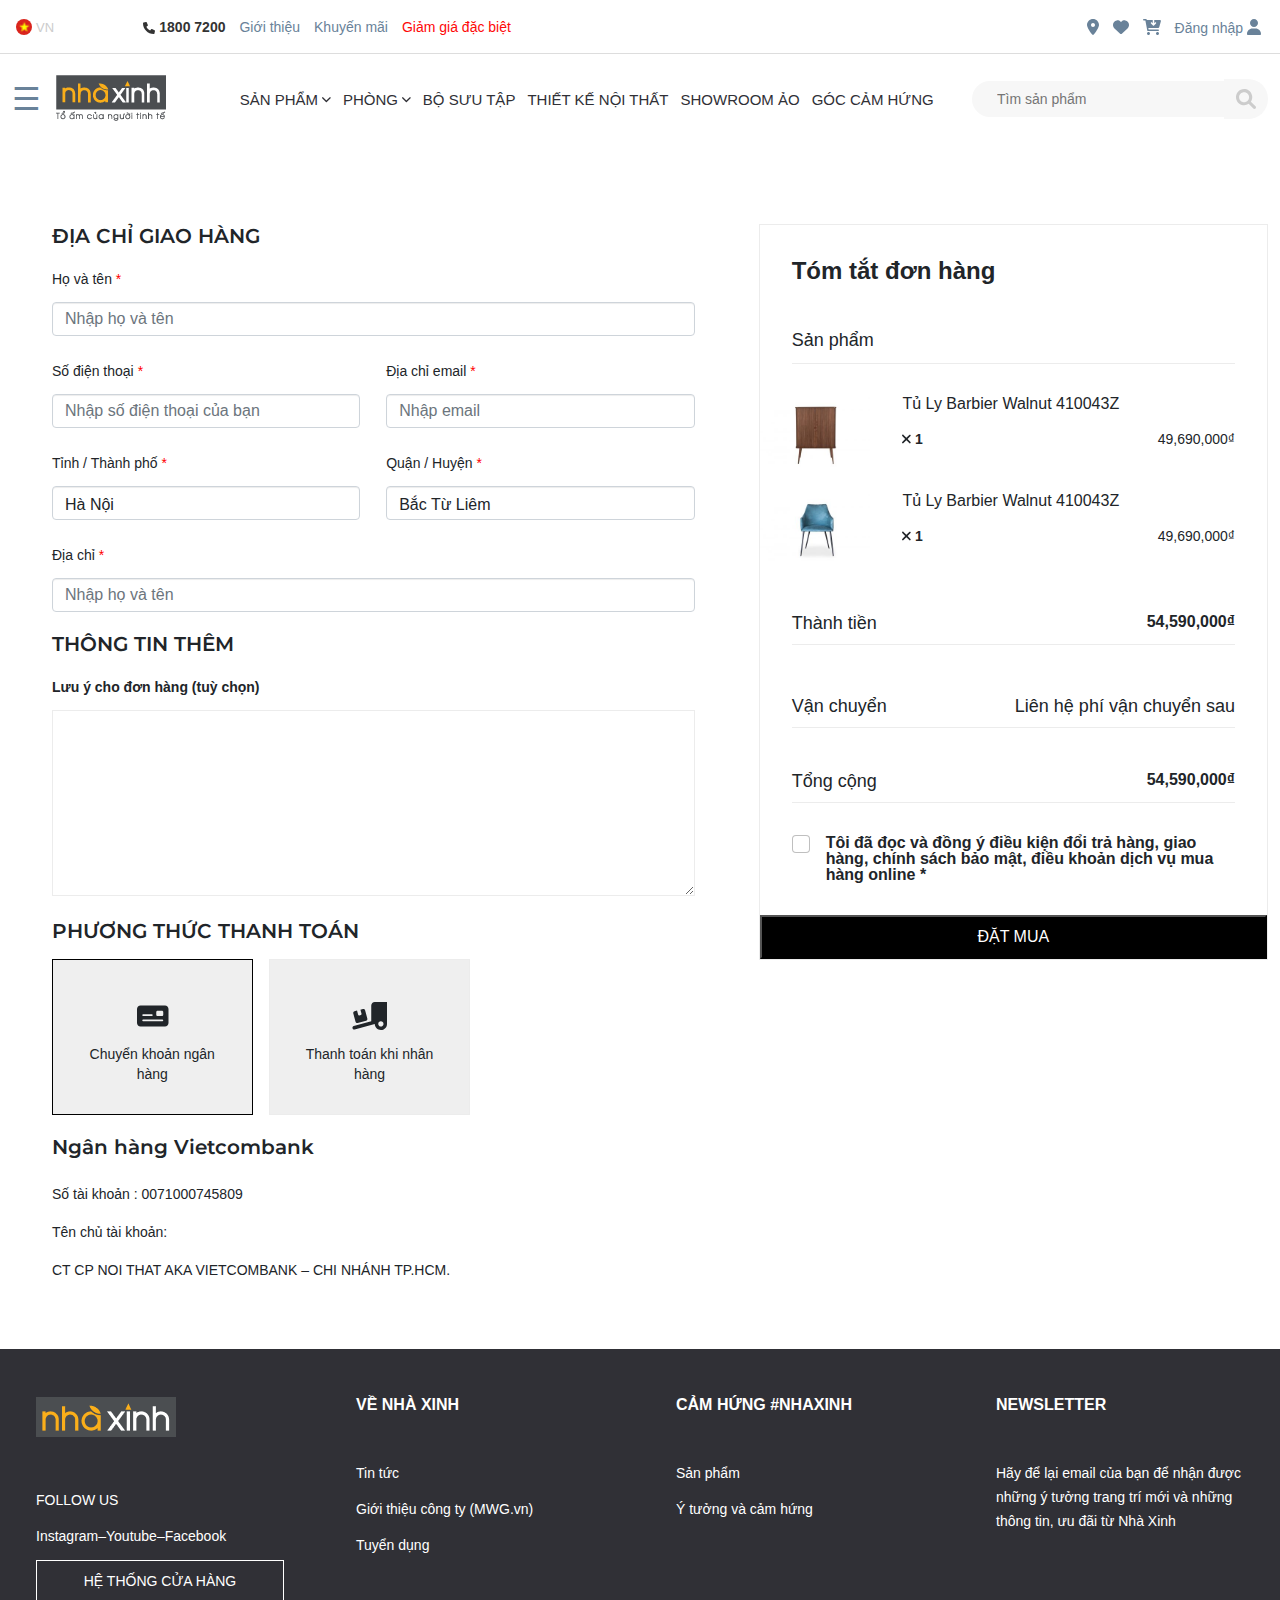
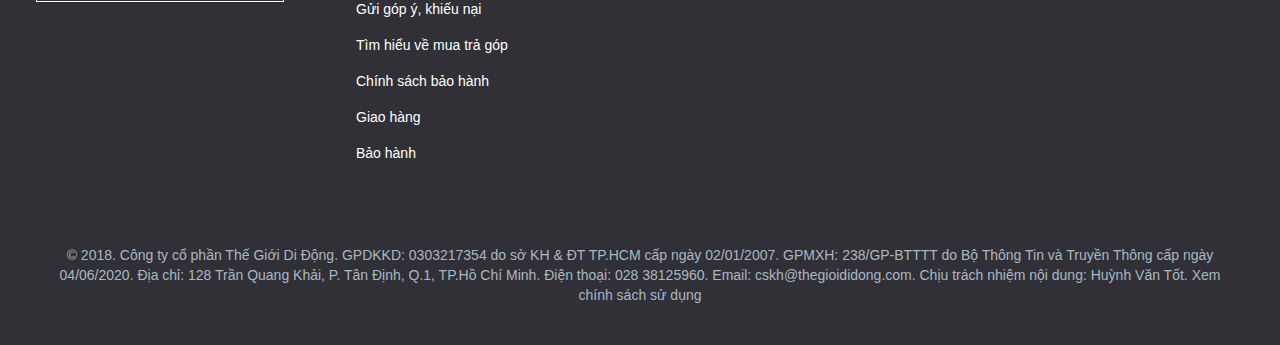
<file: assets/html/payment-order.html>
<!DOCTYPE html>
<html lang="en">
  <head>
    <meta charset="UTF-8" />
    <meta http-equiv="X-UA-Compatible" content="IE=edge" />
    <meta name="viewport" content="width=device-width, initial-scale=1.0" />
    <title>Sofa 3 chỗ PENNY – DA 508MB</title>

    <link
      rel="icon"
      type="image/png"
      sizes="16x16"
      href="../images/pngtree.jpg"
    />

    <link
      rel="stylesheet"
      href="https://maxcdn.bootstrapcdn.com/bootstrap/3.4.1/css/bootstrap.min.css"
    />
    <script src="https://ajax.googleapis.com/ajax/libs/jquery/3.6.0/jquery.min.js"></script>
    <script src="https://maxcdn.bootstrapcdn.com/bootstrap/3.4.1/js/bootstrap.min.js"></script>

    <!-- bootstrap css core -->
    <link
      rel="stylesheet"
      href="../../lib/bootstrap-5.1.3-dist/css/bootstrap.min.css"
    />

    <!-- Font Awe - Core css -->
    <link
      rel="stylesheet"
      href="../../lib/fontawesome-free-6.1.1-web/css/all.min.css"
    />

    <!-- Owlcarousel Core css -->
    <link
      rel="stylesheet"
      href="../../lib/owlcarousel/assets/owl.carousel.min.css"
    />

    <link
      rel="stylesheet"
      href="../../lib/owlcarousel/assets/owl.theme.default.min.css"
    />
    <!-- Homepage css-->
    <link rel="stylesheet" href="../css/style.css" />

    <!-- Homepage Responsive css-->
    <link rel="stylesheet" href="../css/index-responsive.css" />
  </head>
  <body>
    <!-- top-bar .Start -->
    <div class="top-bar">
      <div class="container">
        <div class="row">
          <div class="col-12 col-sm-8 col-md-8">
            <div class="wrap-navbar-center">
              <div class="wrap-language">
                <img src="../images/vi.png" alt="" />
                <p class="lang">vn</p>
              </div>

              <div class="menu-topbar">
                <ul>
                  <li>
                    <a href="#">
                      <i class="fa-solid fa-phone"></i>
                      1800 7200
                    </a>
                  </li>
                  <li>
                    <a href="#">Giới thiệu</a>
                  </li>
                  <li>
                    <a href="#">Khuyến mãi</a>
                  </li>
                  <li>
                    <a href="#">Giảm giá đặc biệt</a>
                  </li>
                </ul>
              </div>
            </div>
          </div>

          <div class="col-12 col-sm-4 col-md-4">
            <div class="wrap-navbar-right">
              <ul>
                <li>
                  <a href="#">
                    <i class="fa-solid fa-location-dot"></i>
                  </a>
                </li>
                <li>
                  <a href="#">
                    <i class="fa-solid fa-heart"></i>
                  </a>
                </li>
                <li>
                  <a href="../html/cart.html">
                    <i class="fa-solid fa-cart-arrow-down"></i>
                  </a>
                </li>
                <li>
                  <a href="#"
                    >Đăng nhập
                    <i class="fa-solid fa-user"></i>
                  </a>
                </li>
              </ul>
            </div>
          </div>
        </div>
      </div>
    </div>
    <!-- top-bar .End -->

    <!-- header-main.Start -->
    <div class="header-main">
      <div class="container">
        <div class="row">
          <div class="col-12 col-sm-12 col-md-3 col-lg-3 col-xl-2">
            <div class="wrap-menu-header">
              <div id="mySidebar" class="sidebar">
                <a
                  href="javascript:void(0)"
                  class="closebtn"
                  onclick="closeNav()"
                  >×</a
                >

                <li class="nav-item dropdown"></li>

                <li class="nav-item dropdown">
                  <a class="nav-link dropdown-toggle show-item-1" href="#">
                    Sofa và Armchair
                    <i class="fa-solid fa-chevron-down"></i>
                  </a>

                  <ul class="show-list-1">
                    <li><a href="../html/sofa-catagory.html">Sofa</a></li>
                    <li><a href="../html/sofa-catagory.html">Sofa góc</a></li>
                    <li><a href="../html/sofa-catagory.html">Amchair</a></li>
                    <li><a href="../html/sofa-catagory.html">Ghế dài & đôn</a></li>
                    <li><a href="../html/sofa-catagory.html">Ghế thư dãn</a></li>
                  </ul>
                </li>

                <li class="nav-item dropdown">
                  <a class="nav-link dropdown-toggle  show-item-2" href="#"> 
                    Bàn <i class="fa-solid fa-chevron-down"></i>
                  </a>
                  
                  <ul class="show-list-2">
                    <li><a href="../html/sofa-catagory.html">Sofa</a></li>
                    <li><a href="../html/sofa-catagory.html">Sofa góc</a></li>
                    <li><a href="../html/sofa-catagory.html">Amchair</a></li>
                    <li><a href="../html/sofa-catagory.html">Ghế dài & đôn</a></li>
                    <li><a href="../html/sofa-catagory.html">Ghế thư dãn</a></li>
                  </ul>
                </li>

                <li class="nav-item dropdown">
                  <a class="nav-link dropdown-toggle  show-item-3" href="#"> 
                    Ghế <i class="fa-solid fa-chevron-down"></i>
                  </a>
                  
                  <ul class="show-list-3">
                    <li><a href="../html/sofa-catagory.html">Sofa</a></li>
                    <li><a href="../html/sofa-catagory.html">Sofa góc</a></li>
                    <li><a href="../html/sofa-catagory.html">Amchair</a></li>
                    <li><a href="../html/sofa-catagory.html">Ghế dài & đôn</a></li>
                    <li><a href="../html/sofa-catagory.html">Ghế thư dãn</a></li>
                  </ul>
                </li>

                <li class="nav-item dropdown">
                  <a class="nav-link dropdown-toggle show-item-4" href="#">
                    Giường ngủ <i class="fa-solid fa-chevron-down"></i>
                  </a>
                  
                  <ul class="show-list-4">
                    <li><a href="../html/sofa-catagory.html">Sofa</a></li>
                    <li><a href="../html/sofa-catagory.html">Sofa góc</a></li>
                    <li><a href="../html/sofa-catagory.html">Amchair</a></li>
                    <li><a href="../html/sofa-catagory.html">Ghế dài & đôn</a></li>
                    <li><a href="../html/sofa-catagory.html">Ghế thư dãn</a></li>
                  </ul>
                </li>

                <li class="nav-item dropdown">
                  <a class="nav-link dropdown-toggle show-item-5" href="#">
                    Tủ và kệ <i class="fa-solid fa-chevron-down"></i>
                  </a>
                  
                  <ul class="show-list-5">
                    <li><a href="../html/sofa-catagory.html">Sofa</a></li>
                    <li><a href="../html/sofa-catagory.html">Sofa góc</a></li>
                    <li><a href="../html/sofa-catagory.html">Amchair</a></li>
                    <li><a href="../html/sofa-catagory.html">Ghế dài & đôn</a></li>
                    <li><a href="../html/sofa-catagory.html">Ghế thư dãn</a></li>
                  </ul>
                </li>

                <li class="nav-item dropdown">
                  <a class="nav-link dropdown-toggle show-item-6" href="#">
                    Hàng trang trí <i class="fa-solid fa-chevron-down"></i>
                  </a>
                  
                  <ul class="show-list-6">
                    <li><a href="../html/sofa-catagory.html">Sofa</a></li>
                    <li><a href="../html/sofa-catagory.html">Sofa góc</a></li>
                    <li><a href="../html/sofa-catagory.html">Amchair</a></li>
                    <li><a href="../html/sofa-catagory.html">Ghế dài & đôn</a></li>
                    <li><a href="../html/sofa-catagory.html">Ghế thư dãn</a></li>
                  </ul>
                </li>

                <li class="nav-item dropdown show-list-7">
                  <a class="nav-link dropdown-toggle show-item7" href="#"> 
                    Ngoại thất  <i class="fa-solid fa-chevron-down"></i>
                  </a>
                </li>
                
                <ul class="show-list-7">
                  <li><a href="../html/sofa-catagory.html">Sofa</a></li>
                  <li><a href="../html/sofa-catagory.html">Sofa góc</a></li>
                  <li><a href="../html/sofa-catagory.html">Amchair</a></li>
                  <li><a href="../html/sofa-catagory.html">Ghế dài & đôn</a></li>
                  <li><a href="../html/sofa-catagory.html">Ghế thư dãn</a></li>
                </ul>
              </div>

              <div class="wrap-store-logo">
                <button class="openbtn" onclick="openNav()">☰</button>

                <a href="../../index.html" class="store-logo"
                  ><img src="../images/logo-nha-xinh-moi.png" alt=""
                /></a>
              </div>


              <div class="wrap-navbar-right">
                <ul>
                  <li>
                    <a href="#">
                      <i class="fa-solid fa fa-search"></i>
                    </a>
                  </li>

                  <li>
                    <a href="#">
                      <i class="fa-solid fa-location-dot"></i>
                    </a>
                  </li>

                  <li>
                    <a href="assets/html/cart.html">
                      <i class="fa-solid fa-cart-arrow-down"></i>
                    </a>
                  </li>
                </ul>
              </div>
            </div>
          </div>

          <div class="col-12 col-sm-5 col-md-5 col-lg-6 col-xl-7">
            <div class="wrap-nav-header">
              <ul class="nav nav-pills">
                <li class="nav-item dropdown">
                  <a
                    class="nav-link dropdown-toggle product-list-menu"
                    id="product-list-menu"
                    href="../html/living-room.html"
                  >
                    SẢN PHẨM
                    <i class="fa-solid fa-chevron-down"></i>
                  </a>

                  <div class="mega-box-submenu">
                    <div class="submenu-content container">
                      <div class="row">
                        <ul class="mega-links">
                          <li>
                            <a href="../html/sofa-catagory.html">Sofa</a>
                          </li>

                          <li>
                            <a href="../html/sofa-catagory.html"
                              >Sofa góc</a
                            >
                          </li>

                          <li>
                            <a href="../html/sofa-catagory.html"
                              >Ghế thư dãn</a
                            >
                          </li>

                          <li>
                            <a href="../html/sofa-catagory.html">Amchair</a>
                          </li>

                          <li>
                            <a href="../html/sofa-catagory.html"
                              >Ghế dài và đôn</a
                            >
                          </li>

                          <li>
                            <a href="../html/sofa-catagory.html">Bàn bên</a>
                          </li>

                          <li>
                            <a href="../html/sofa-catagory.html"
                              >Bàn nước</a
                            >
                          </li>
                        </ul>
                      </div>

                      <div class="row">
                        <ul class="mega-links">
                          <li>
                            <a href="../html/sofa-catagory.html">Bàn ăn</a>
                          </li>

                          <li>
                            <a href="../html/sofa-catagory.html">Ghế Bar</a>
                          </li>

                          <li>
                            <a href="../html/sofa-catagory.html">Tủ ly</a>
                          </li>

                          <li>
                            <a href="../html/sofa-catagory.html">Xe đẩy</a>
                          </li>

                          <li>
                            <a href="../html/sofa-catagory.html">Tủ bếp</a>
                          </li>

                          <li>
                            <a href="../html/sofa-catagory.html"
                              >Thiết bị bếp</a
                            >
                          </li>
                        </ul>
                      </div>

                      <div class="row">
                        <ul class="mega-links">
                          <li>
                            <a href="../html/sofa-catagory.html"
                              >Giường ngủ</a
                            >
                          </li>
                          <li>
                            <a href="../html/sofa-catagory.html"
                              >Bàn đầu giường</a
                            >
                          </li>

                          <li>
                            <a href="../html/sofa-catagory.html"
                              >Bản trang điểm</a
                            >
                          </li>

                          <li>
                            <a href="../html/sofa-catagory.html"
                              >Bản tủ áo</a
                            >
                          </li>

                          <li>
                            <a href="../html/sofa-catagory.html"
                              >Tủ âm tường</a
                            >
                          </li>

                          <li>
                            <a href="../html/sofa-catagory.html">Tủ nệm</a>
                          </li>
                        </ul>
                      </div>

                      <div class="row">
                        <ul class="mega-links">
                          <li>
                            <a href="../html/sofa-catagory.html">Sofa</a>
                          </li>

                          <li>
                            <a href="../html/sofa-catagory.html"
                              >Sofa góc</a
                            >
                          </li>

                          <li>
                            <a href="../html/sofa-catagory.html"
                              >Ghế thư dãn</a
                            >
                          </li>

                          <li>
                            <a href="../html/sofa-catagory.html">Amchair</a>
                          </li>

                          <li>
                            <a href="../html/sofa-catagory.html"
                              >Ghế dài và đôn</a
                            >
                          </li>

                          <li>
                            <a href="../html/sofa-catagory.html">Bàn bên</a>
                          </li>

                          <li>
                            <a href="../html/sofa-catagory.html"
                              >Bàn nước</a
                            >
                          </li>
                        </ul>
                      </div>

                      <div class="row">
                        <ul class="mega-links">
                          <li>
                            <a href="../html/sofa-catagory.html">Sofa</a>
                          </li>

                          <li>
                            <a href="../html/sofa-catagory.html"
                              >Sofa góc</a
                            >
                          </li>

                          <li>
                            <a href="../html/sofa-catagory.html"
                              >Ghế thư dãn</a
                            >
                          </li>

                          <li>
                            <a href="../html/sofa-catagory.html">Amchair</a>
                          </li>

                          <li>
                            <a href="../html/sofa-catagory.html"
                              >Ghế dài và đôn</a
                            >
                          </li>

                          <li>
                            <a href="../html/sofa-catagory.html">Bàn bên</a>
                          </li>

                          <li>
                            <a href="../html/sofa-catagory.html"
                              >Bàn nước</a
                            >
                          </li>
                        </ul>
                      </div>

                      <div class="row">
                        <ul class="mega-links">
                          <li>
                            <a href="../html/sofa-catagory.html">Sofa</a>
                          </li>

                          <li>
                            <a href="../html/sofa-catagory.html"
                              >Sofa góc</a
                            >
                          </li>

                          <li>
                            <a href="../html/sofa-catagory.html"
                              >Ghế thư dãn</a
                            >
                          </li>

                          <li>
                            <a href="../html/sofa-catagory.html">Amchair</a>
                          </li>

                          <li>
                            <a href="../html/sofa-catagory.html"
                              >Ghế dài và đôn</a
                            >
                          </li>

                          <li>
                            <a href="../html/sofa-catagory.html">Bàn bên</a>
                          </li>

                          <li>
                            <a href="../html/sofa-catagory.html"
                              >Bàn nước</a
                            >
                          </li>
                        </ul>
                      </div>

                      <div class="row">
                        <img
                          src="../images/nha-xinh-phong-khach-hien-dai-poppy.jpg"
                          alt=""
                        />
                      </div>
                    </div>
                  </div>
                </li>

                <li class="nav-item dropdown">
                  <a
                    class="nav-link dropdown-toggle"
                    href="../html/living-room.html"
                  >
                    PHÒNG
                    <i class="fa-solid fa-chevron-down"></i>
                  </a>

                  <ul class="room-submenu">
                    <li>
                      <a href="../html/living-room.html">Phòng khách</a>
                    </li>

                    <li>
                      <a href="../html/living-room.html">Phòng ăn</a>
                    </li>

                    <li>
                      <a href="../html/living-room.html">Phòng ngủ</a>
                    </li>

                    <li>
                      <a href="../html/living-room.html">Phòng làm việc</a>
                    </li>

                    <li>
                      <a href="../html/living-room.html">Tủ bếp</a>
                    </li>

                    <li>
                      <a href="../html/living-room.html">Hàng trang trí</a>
                    </li>
                  </ul>
                  <ul class="dropdown-menu">
                    <li><a class="dropdown-item">Link 1</a></li>
                    <li><a class="dropdown-item">Link 2</a></li>
                    <li><a class="dropdown-item">Link 3</a></li>
                  </ul>
                </li>

                <li class="nav-item">
                  <a class="nav-link" href="#">BỘ SƯU TẬP</a>
                </li>

                <li class="nav-item">
                  <a class="nav-link" href="#">THIẾT KẾ NỘI THẤT</a>
                </li>

                <li class="nav-item">
                  <a class="nav-link" href="#">SHOWROOM ẢO</a>
                </li>

                <li class="nav-item">
                  <a class="nav-link" href="#">GÓC CẢM HỨNG</a>
                </li>
              </ul>
            </div>
          </div>

          <div class="col-12 col-sm-4 col-md-4 col-lg-3 col-xl-3">
            <div class="wrap-search">
              <input
                type="text"
                class="searchTerm"
                placeholder="Tìm sản phẩm"
              />
              <button type="submit" class="searchButton">
                <i class="fa fa-search"></i>
              </button>
            </div>
          </div>

          <!-- <a href="#" id="product-list-menu">product-list-menu</a> -->
        </div>
      </div>
    </div>
    <!-- header-main.End -->

    <!-- #region Product-detail-->

    <!-- #endregion  -->

    <!-- Cart-content -->

    <!-- Cart-content -->

    <div class="wrap-cart-content">
      <div class="container">
        <div class="row">
          <div class="col-12 col-sm-6 col-md-7">
            <div class="user-payment-info">
                <form action="" class="user-payment-form"></form>
                    <h1 class="payment-address-title">
                        ĐỊA CHỈ GIAO HÀNG
                    </h1>

                    
                    <label class="form-label">Họ và tên 
                        <span class="obligatory-field">*</span>
                    </label>
                    <input type="text" class="form-control" 
                    placeholder="Nhập họ và tên " name="uname">

                    <div class="user-payment-contact">
                        <div class="user-payment-phone">
                            <label class="form-label">Số điện thoại  
                                <span class="obligatory-field">*</span>
                            </label>
                            <input type="text" class="form-control" 
                            placeholder="Nhập số điện thoại của bạn" name="uname" >
                        </div>
                        
                        <div class="user-payment-email">
                            <label class="form-label">Địa chỉ email  
                                <span class="obligatory-field">*</span>
                            </label>
                            <input type="text" class="form-control" 
                            placeholder="Nhập email" name="uname" >
                        </div>
                    </div>

                    
                    <div class="user-payment-address">
                        <div class="user-payment-province">
                            <label class="form-label">Tỉnh / Thành phố   
                                <span class="obligatory-field">*</span>
                            </label>
                            <div class="user-province">
                                <select class="form-control user-arrow" id="sel1">
                                  <option>Hà Nội</option>
                                  <option>Tp Hồ Chí Minh</option>
                                  <option>Bắc Ninh</option>
                                </select>
                            </div>
                        </div>
                        
                        <div class="user-payment-district">
                            <label class="form-label">Quận / Huyện  
                                <span class="obligatory-field">*</span>
                            </label>
                            <select class="form-control" id="sel1">
                                <option>Bắc Từ Liêm</option>
                                <option>Nam Từ Liêm</option>
                                <option>Ba Đình</option>
                                <option>Cầu Giấy</option>
                            </select>
                        </div>
                    </div>

                    <div class="user-address">
                        <label class="form-label">Địa chỉ 
                            <span class="obligatory-field">*</span>
                        </label>
                        <input type="text" class="form-control" 
                        placeholder="Nhập họ và tên " name="uname">
                    </div>



                    <h1 class="user-more-title">
                        THÔNG TIN THÊM
                    </h1>

                    <div class="wrap-user-note">
                        <label class="form-label">
                            Lưu ý cho đơn hàng (tuỳ chọn)
                        </label>

                        <textarea name="" id="" cols="72" rows="10" 
                        placeholder="Viết lưu ý cho đơn hàng của bạn">

                        </textarea>
                    </div>

                    <h1 class="user-more-title">
                        PHƯƠNG THỨC THANH TOÁN
                    </h1>

                    <div class="payment-mathod">

                        <button class="method-bank">
                            <i class="fa-solid fa-money-check"></i><br>
                            Chuyển khoản ngân hàng</button>

                        <button class="method-upon-delevery">
                            <i class="fa-solid fa-truck-ramp-box"></i><br>
                            Thanh toán khi nhân hàng</button>
                    </div>

                    <div class="method-detail">
                        <h1 class="user-more-title">
                            Ngân hàng Vietcombank
                        </h1>

                        <p class="bank-number">
                            Số tài khoản : 0071000745809
                        </p>

                        <p class="bank-owner-title">
                            Tên chủ tài khoản:
                        </p>
                        
                        <p class="bank-owner-name">
                            CT CP NOI THAT AKA VIETCOMBANK – CHI NHÁNH TP.HCM.
                        </p>
                    </div>
                </form>
            </div>
          </div>

          <div class="col-12 col-sm-6 col-md-5">
            <div class="wrap-payment-infos">
              <h1 class="payment-title">Tóm tắt đơn hàng</h1>

              <div class="wrap-product-payment">
                <h1 class="product-payment-title">Sản phẩm</h1>

                <div class="payment-infos">
                  <div class="product-payment-img">
                    <img
                      src="../images/cart-TU-LY-BARBIER-WALNUT-410043Z-1-300x200.jpg"
                      alt=""
                    />
                  </div>

                  <div class="product-payment">
                    <p class="product-payment-name">
                      Tủ Ly Barbier Walnut 410043Z
                    </p>

                    <div class="product-payment-info">
                      <div class="product-payment-quantity">
                        <i class="fa-solid fa-xmark"></i> 1
                      </div>

                      <div class="product-payment-total">
                        <p>49,690,000₫</p>
                      </div>
                    </div>
                  </div>
                </div>

                <div class="payment-infos">
                  <div class="product-payment-img">
                    <img
                      src="../images/cart-ghe-an-peak-mau-xanh-1-300x200.jpg"
                      alt=""
                    />
                  </div>

                  <div class="product-payment">
                    <p class="product-payment-name">
                      Tủ Ly Barbier Walnut 410043Z
                    </p>

                    <div class="product-payment-info">
                      <div class="product-payment-quantity">
                        <i class="fa-solid fa-xmark"></i> 1
                      </div>

                      <div class="product-payment-total">
                        <p>49,690,000₫</p>
                      </div>
                    </div>
                  </div>
                </div>
              </div>

              <div class="payment-prize">
                <div class="payment-prize-title">
                  <p>Thành tiền</p>
                </div>

                <div class="payment-prize-money">
                  <p>54,590,000₫</p>
                </div>
              </div>

              <div class="payment-ship">
                <div class="cart-ship-title">
                  <p>Vận chuyển</p>
                </div>

                <div class="payment-ship-money">
                  <p>Liên hệ phí vận chuyển sau</p>
                </div>
              </div>

              <div class="payment-total">
                <div class="payment-total-title">
                  <p>Tổng cộng</p>
                </div>

                <div class="payment-total-money">
                  <p>54,590,000₫</p>
                </div>
              </div>

              <div class="comfirm-payment">
                <input
                  class="form-check-input"
                  type="checkbox"
                  id="myCheck"
                  name="remember"
                  
                />
                <label class="form-check-label" for="myCheck">
                  Tôi đã đọc và đồng ý điều kiện đổi trả hàng, giao hàng, chính
                  sách bảo mật, điều khoản dịch vụ mua hàng online *
                </label>
              </div>

              <button class="payment-purchasing">Đặt mua</button>
            </div>
          </div>
        </div>
      </div>
    </div>

    <!-- footer -->
    <div class="footer">
      <div class="container">
        <div class="row">
          <div class="col-4 col-sm-3 col-md-3">
            <div class="wrap-footer-item">
              <div class="footer-item-title">
                <img src="../images/logo.png" alt="" />
              </div>

              <div class="footer-item-content">
                <ul>
                  <li>
                    <p>FOLLOW US</p>
                  </li>

                  <li>
                    <a class="follow-us-link" href="#">
                      Instagram–Youtube–Facebook
                    </a>
                  </li>

                  <li>
                    <a class="follow-us-chain" href="#"> HỆ THỐNG CỬA HÀNG </a>
                  </li>
                </ul>
              </div>
            </div>
          </div>

          <div class="col-4 col-sm-3 col-md-3">
            <div class="wrap-footer-item">
              <div class="footer-item-title">
                <p>VỀ NHÀ XINH</p>
              </div>

              <div class="footer-item-content">
                <ul>
                  <li>
                    <a class="follow-us-link" href="#"> Tin tức </a>
                  </li>

                  <li>
                    <a class="follow-us-link" href="#">
                      Giới thiệu công ty (MWG.vn)
                    </a>
                  </li>

                  <li>
                    <a class="follow-us-link" href="#"> Tuyển dụng </a>
                  </li>

                  <li>
                    <br />
                  </li>

                  <li>
                    <a class="follow-us-link" href="#">
                      Gửi góp ý, khiếu nại
                    </a>
                  </li>

                  <li>
                    <a class="follow-us-link" href="#">
                      Tìm hiểu về mua trả góp
                    </a>
                  </li>

                  <li>
                    <a class="follow-us-link" href="#"> Chính sách bảo hành </a>
                  </li>

                  <li>
                    <a class="follow-us-link" href="#"> Giao hàng </a>
                  </li>

                  <li>
                    <a class="follow-us-link" href="#"> Bảo hành </a>
                  </li>
                </ul>
              </div>
            </div>
          </div>

          <div class="col-4 col-sm-3 col-md-3">
            <div class="wrap-footer-item">
              <div class="footer-item-title">
                <a href="#">CẢM HỨNG #NHAXINH</a>
              </div>

              <div class="footer-item-content">
                <ul>
                  <li>
                    <a class="follow-us-link" href="#"> Sản phẩm </a>
                  </li>

                  <li>
                    <a href="#"> Ý tưởng và cảm hứng </a>
                  </li>
                </ul>
              </div>
            </div>
          </div>

          <div class="col12 col-sm-3 col-md-3">
            <div class="wrap-footer-item">
              <div class="footer-item-title">
                <a href="#">NEWSLETTER</a>
              </div>

              <div class="footer-item-content">
                <ul>
                  <li>
                    <p>
                      Hãy để lại email của bạn để nhận được những ý tưởng trang
                      trí mới và những thông tin, ưu đãi từ Nhà Xinh
                    </p>
                  </li>
                </ul>
              </div>
            </div>
          </div>

          <div class="col-12">
            <div class="wrap-license">
              <p>
                © 2018. Công ty cổ phần Thế Giới Di Động. GPDKKD: 0303217354 do
                sở KH & ĐT TP.HCM cấp ngày 02/01/2007. GPMXH: 238/GP-BTTTT do Bộ
                Thông Tin và Truyền Thông cấp ngày 04/06/2020. Địa chỉ: 128 Trần
                Quang Khải, P. Tân Định, Q.1, TP.Hồ Chí Minh. Điện thoại: 028
                38125960. Email: cskh@thegioididong.com. Chịu trách nhiệm nội
                dung: Huỳnh Văn Tốt. Xem chính sách sử dụng
              </p>
            </div>
          </div>
        </div>
      </div>
    </div>

    <!-- list-new-product -->

    <!-- Jquery -->

    <script src="../../lib/jquery-3.6.0.min.js"></script>

    <!-- Owl Javascript -->
    <script src="../../lib/owlcarousel/owl.carousel.min.js"></script>

    <!-- bootstrap js core -->
    <script src="../../lib/bootstrap-5.1.3-dist/js/bootstrap.bundle.js"></script>
    <!-- Font Awe - js -->
    <script src="../../lib/fontawesome-free-6.1.1-web/js/all.min.js"></script>

    <!-- Home pages - js -->
    <script src="../js/main.js"></script>

    <!-- Custom Owlcarousel  -->
    <script src="../js/custom-owl.js"></script>
  </body>
</html>
</file>
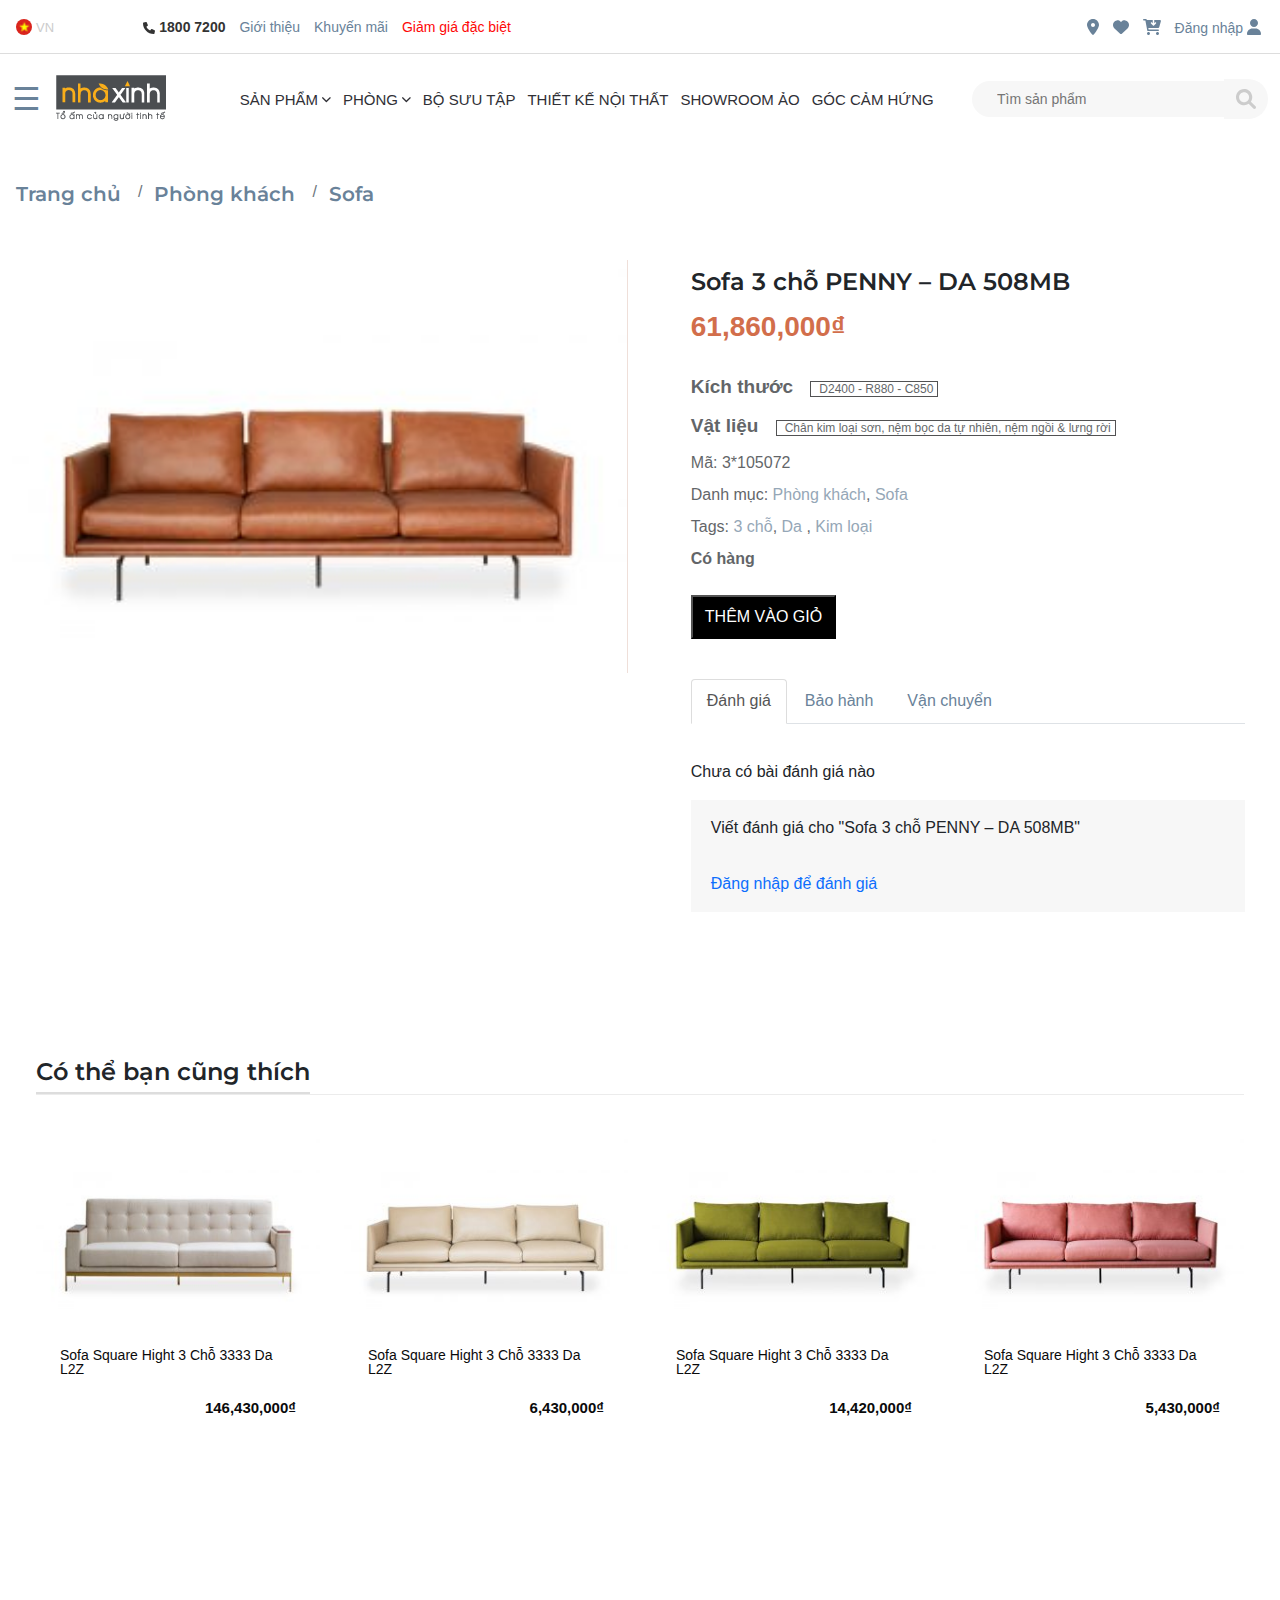
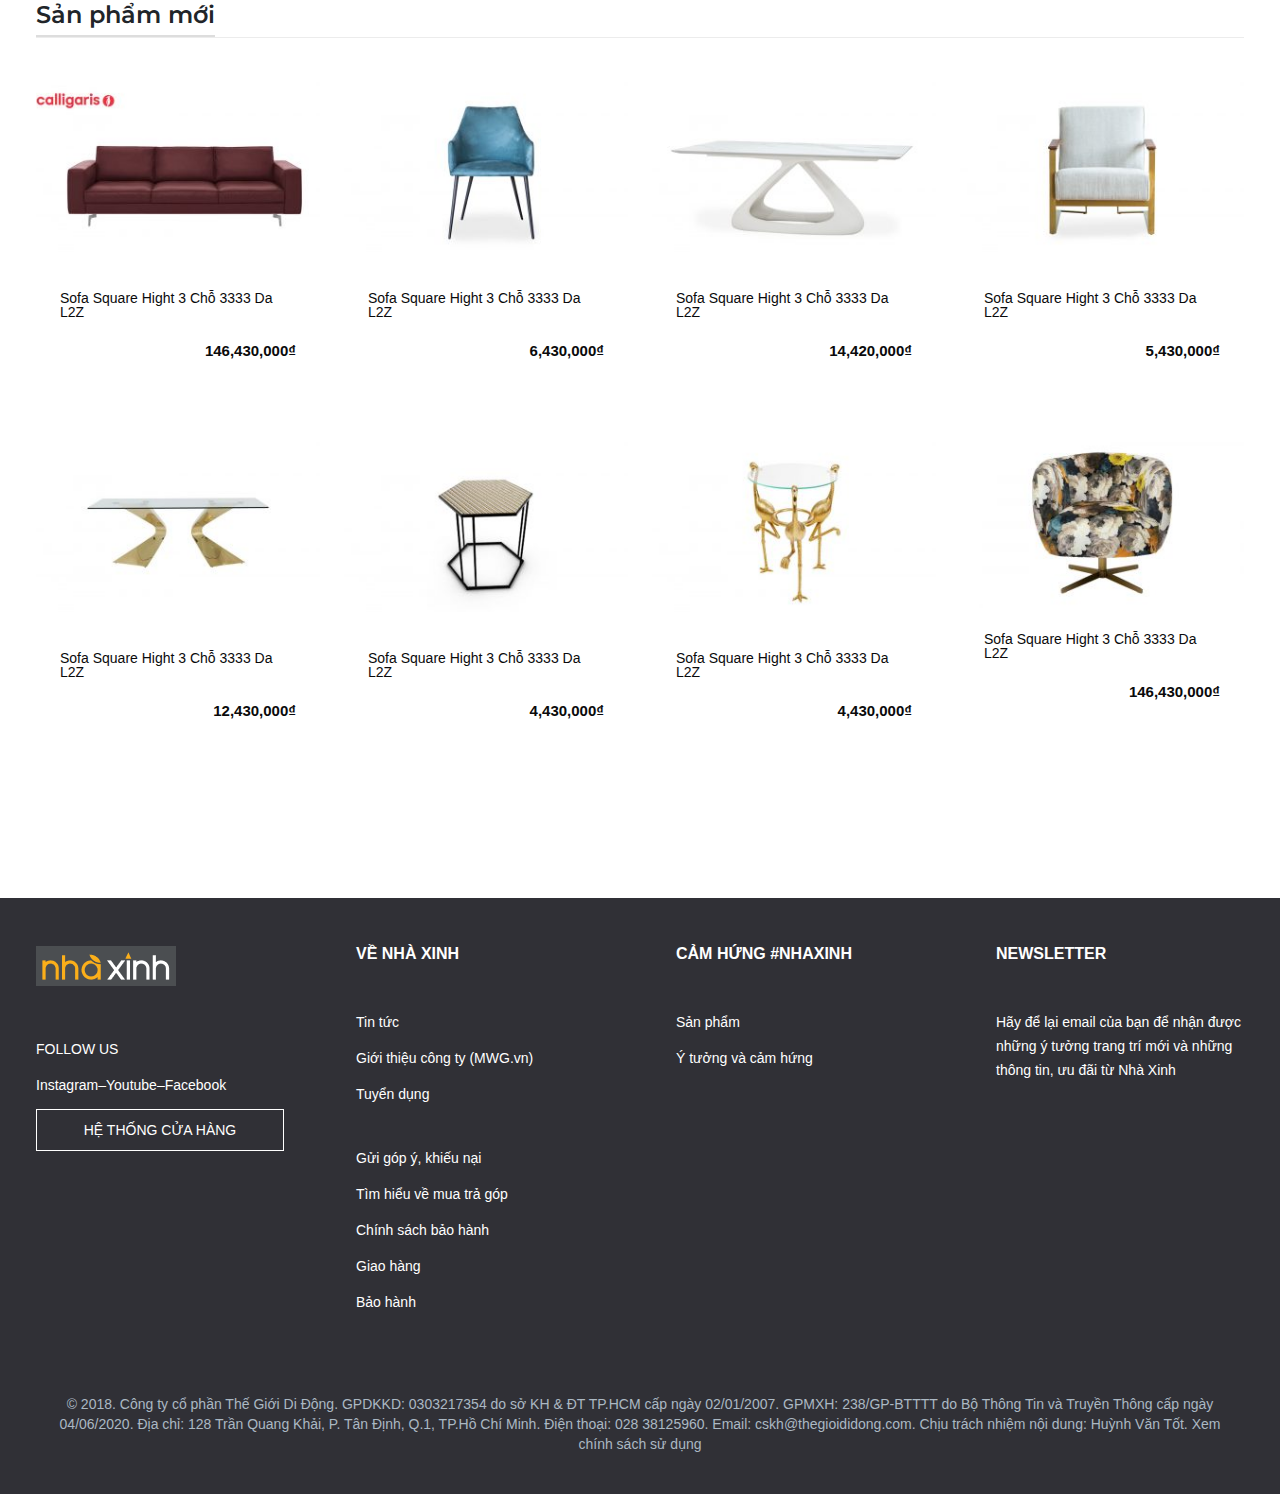
<file: assets/html/product-detail.html>
<!DOCTYPE html>
<html lang="en">
  <head>
    <meta charset="UTF-8" />
    <meta http-equiv="X-UA-Compatible" content="IE=edge" />
    <meta name="viewport" content="width=device-width, initial-scale=1.0" />
    <title>Sofa 3 chỗ PENNY – DA 508MB</title>

    <link
      rel="icon"
      type="image/png"
      sizes="16x16"
      href="../images/pngtree.jpg"
    />

    
  <link rel="stylesheet" href="https://maxcdn.bootstrapcdn.com/bootstrap/3.4.1/css/bootstrap.min.css">
  <script src="https://ajax.googleapis.com/ajax/libs/jquery/3.6.0/jquery.min.js"></script>
  <script src="https://maxcdn.bootstrapcdn.com/bootstrap/3.4.1/js/bootstrap.min.js"></script>

    <!-- bootstrap css core -->
    <link
      rel="stylesheet"
      href="../../lib/bootstrap-5.1.3-dist/css/bootstrap.min.css"
    />

    <!-- Font Awe - Core css -->
    <link
      rel="stylesheet"
      href="../../lib/fontawesome-free-6.1.1-web/css/all.min.css"
    />

    <!-- Owlcarousel Core css -->
    <link
      rel="stylesheet"
      href="../../lib/owlcarousel/assets/owl.carousel.min.css"
    />

    <link
      rel="stylesheet"
      href="../../lib/owlcarousel/assets/owl.theme.default.min.css"
    />
    <!-- Homepage css-->
    <link rel="stylesheet" href="../css/style.css" />

    <!-- Homepage Responsive css-->
    <link rel="stylesheet" href="../css/index-responsive.css" />
  </head>
  <body>
    <!-- top-bar .Start -->
    <div class="top-bar">
      <div class="container">
        <div class="row">
          <div class="col-12 col-sm-8 col-md-8">
            <div class="wrap-navbar-center">
              <div class="wrap-language">
                <img src="../images/vi.png" alt="" />
                <p class="lang">vn</p>
              </div>

              <div class="menu-topbar">
                <ul>
                  <li>
                    <a href="#">
                      <i class="fa-solid fa-phone"></i>
                      1800 7200
                    </a>
                  </li>
                  <li>
                    <a href="#">Giới thiệu</a>
                  </li>
                  <li>
                    <a href="#">Khuyến mãi</a>
                  </li>
                  <li>
                    <a href="#">Giảm giá đặc biệt</a>
                  </li>
                </ul>
              </div>
            </div>
          </div>

          <div class="col-12 col-sm-4 col-md-4">
            <div class="wrap-navbar-right">
              <ul>
                <li>
                  <a href="#">
                    <i class="fa-solid fa-location-dot"></i>
                  </a>
                </li>
                <li>
                  <a href="#">
                    <i class="fa-solid fa-heart"></i>
                  </a>
                </li>
                <li>
                  <a href="../html/cart.html">
                    <i class="fa-solid fa-cart-arrow-down"></i>
                  </a>
                </li>
                <li>
                  <a href="#"
                    >Đăng nhập
                    <i class="fa-solid fa-user"></i>
                  </a>
                </li>
              </ul>
            </div>
          </div>
        </div>
      </div>
    </div>
    <!-- top-bar .End -->

    <!-- header-main.Start -->
    <div class="header-main">
      <div class="container">
        <div class="row">
          <div class="col-12 col-sm-12 col-md-3 col-lg-3 col-xl-2">
            <div class="wrap-menu-header">
              <div id="mySidebar" class="sidebar">
                <a
                  href="javascript:void(0)"
                  class="closebtn"
                  onclick="closeNav()"
                  >×</a
                >

                <li class="nav-item dropdown"></li>

                <li class="nav-item dropdown">
                  <a class="nav-link dropdown-toggle show-item-1" href="#">
                    Sofa và Armchair
                    <i class="fa-solid fa-chevron-down"></i>
                  </a>

                  <ul class="show-list-1">
                    <li><a href="../html/sofa-catagory.html">Sofa</a></li>
                    <li><a href="../html/sofa-catagory.html">Sofa góc</a></li>
                    <li><a href="../html/sofa-catagory.html">Amchair</a></li>
                    <li><a href="../html/sofa-catagory.html">Ghế dài & đôn</a></li>
                    <li><a href="../html/sofa-catagory.html">Ghế thư dãn</a></li>
                  </ul>
                </li>

                <li class="nav-item dropdown">
                  <a class="nav-link dropdown-toggle  show-item-2" href="#"> 
                    Bàn <i class="fa-solid fa-chevron-down"></i>
                  </a>
                  
                  <ul class="show-list-2">
                    <li><a href="../html/sofa-catagory.html">Sofa</a></li>
                    <li><a href="../html/sofa-catagory.html">Sofa góc</a></li>
                    <li><a href="../html/sofa-catagory.html">Amchair</a></li>
                    <li><a href="../html/sofa-catagory.html">Ghế dài & đôn</a></li>
                    <li><a href="../html/sofa-catagory.html">Ghế thư dãn</a></li>
                  </ul>
                </li>

                <li class="nav-item dropdown">
                  <a class="nav-link dropdown-toggle  show-item-3" href="#"> 
                    Ghế <i class="fa-solid fa-chevron-down"></i>
                  </a>
                  
                  <ul class="show-list-3">
                    <li><a href="../html/sofa-catagory.html">Sofa</a></li>
                    <li><a href="../html/sofa-catagory.html">Sofa góc</a></li>
                    <li><a href="../html/sofa-catagory.html">Amchair</a></li>
                    <li><a href="../html/sofa-catagory.html">Ghế dài & đôn</a></li>
                    <li><a href="../html/sofa-catagory.html">Ghế thư dãn</a></li>
                  </ul>
                </li>

                <li class="nav-item dropdown">
                  <a class="nav-link dropdown-toggle show-item-4" href="#">
                    Giường ngủ <i class="fa-solid fa-chevron-down"></i>
                  </a>
                  
                  <ul class="show-list-4">
                    <li><a href="../html/sofa-catagory.html">Sofa</a></li>
                    <li><a href="../html/sofa-catagory.html">Sofa góc</a></li>
                    <li><a href="../html/sofa-catagory.html">Amchair</a></li>
                    <li><a href="../html/sofa-catagory.html">Ghế dài & đôn</a></li>
                    <li><a href="../html/sofa-catagory.html">Ghế thư dãn</a></li>
                  </ul>
                </li>

                <li class="nav-item dropdown">
                  <a class="nav-link dropdown-toggle show-item-5" href="#">
                    Tủ và kệ <i class="fa-solid fa-chevron-down"></i>
                  </a>
                  
                  <ul class="show-list-5">
                    <li><a href="../html/sofa-catagory.html">Sofa</a></li>
                    <li><a href="../html/sofa-catagory.html">Sofa góc</a></li>
                    <li><a href="../html/sofa-catagory.html">Amchair</a></li>
                    <li><a href="../html/sofa-catagory.html">Ghế dài & đôn</a></li>
                    <li><a href="../html/sofa-catagory.html">Ghế thư dãn</a></li>
                  </ul>
                </li>

                <li class="nav-item dropdown">
                  <a class="nav-link dropdown-toggle show-item-6" href="#">
                    Hàng trang trí <i class="fa-solid fa-chevron-down"></i>
                  </a>
                  
                  <ul class="show-list-6">
                    <li><a href="../html/sofa-catagory.html">Sofa</a></li>
                    <li><a href="../html/sofa-catagory.html">Sofa góc</a></li>
                    <li><a href="../html/sofa-catagory.html">Amchair</a></li>
                    <li><a href="../html/sofa-catagory.html">Ghế dài & đôn</a></li>
                    <li><a href="../html/sofa-catagory.html">Ghế thư dãn</a></li>
                  </ul>
                </li>

                <li class="nav-item dropdown show-list-7">
                  <a class="nav-link dropdown-toggle show-item7" href="#"> 
                    Ngoại thất  <i class="fa-solid fa-chevron-down"></i>
                  </a>
                </li>
                
                <ul class="show-list-7">
                  <li><a href="../html/sofa-catagory.html">Sofa</a></li>
                  <li><a href="../html/sofa-catagory.html">Sofa góc</a></li>
                  <li><a href="../html/sofa-catagory.html">Amchair</a></li>
                  <li><a href="../html/sofa-catagory.html">Ghế dài & đôn</a></li>
                  <li><a href="../html/sofa-catagory.html">Ghế thư dãn</a></li>
                </ul>
              </div>

              <div class="wrap-store-logo">
                <button class="openbtn" onclick="openNav()">☰</button>

                <a href="../../index.html" class="store-logo"
                  ><img src="../images/logo-nha-xinh-moi.png" alt=""
                /></a>
              </div>


              <div class="wrap-navbar-right">
                <ul>
                  <li>
                    <a href="#">
                      <i class="fa-solid fa fa-search"></i>
                    </a>
                  </li>

                  <li>
                    <a href="#">
                      <i class="fa-solid fa-location-dot"></i>
                    </a>
                  </li>

                  <li>
                    <a href="assets/html/cart.html">
                      <i class="fa-solid fa-cart-arrow-down"></i>
                    </a>
                  </li>
                </ul>
              </div>
            </div>
          </div>

          <div class="col-12 col-sm-5 col-md-5 col-lg-6 col-xl-7">
            <div class="wrap-nav-header">
              <ul class="nav nav-pills">
                <li class="nav-item dropdown">
                  <a
                    class="nav-link dropdown-toggle product-list-menu"
                    id="product-list-menu"
                    href="../html/living-room.html"
                  >
                    SẢN PHẨM
                    <i class="fa-solid fa-chevron-down"></i>
                  </a>

                  <div class="mega-box-submenu">
                    <div class="submenu-content container">
                      <div class="row">
                        <ul class="mega-links">
                          <li>
                            <a href="../html/sofa-catagory.html">Sofa</a>
                          </li>

                          <li>
                            <a href="../html/sofa-catagory.html"
                              >Sofa góc</a
                            >
                          </li>

                          <li>
                            <a href="../html/sofa-catagory.html"
                              >Ghế thư dãn</a
                            >
                          </li>

                          <li>
                            <a href="../html/sofa-catagory.html">Amchair</a>
                          </li>

                          <li>
                            <a href="../html/sofa-catagory.html"
                              >Ghế dài và đôn</a
                            >
                          </li>

                          <li>
                            <a href="../html/sofa-catagory.html">Bàn bên</a>
                          </li>

                          <li>
                            <a href="../html/sofa-catagory.html"
                              >Bàn nước</a
                            >
                          </li>
                        </ul>
                      </div>

                      <div class="row">
                        <ul class="mega-links">
                          <li>
                            <a href="../html/sofa-catagory.html">Bàn ăn</a>
                          </li>

                          <li>
                            <a href="../html/sofa-catagory.html">Ghế Bar</a>
                          </li>

                          <li>
                            <a href="../html/sofa-catagory.html">Tủ ly</a>
                          </li>

                          <li>
                            <a href="../html/sofa-catagory.html">Xe đẩy</a>
                          </li>

                          <li>
                            <a href="../html/sofa-catagory.html">Tủ bếp</a>
                          </li>

                          <li>
                            <a href="../html/sofa-catagory.html"
                              >Thiết bị bếp</a
                            >
                          </li>
                        </ul>
                      </div>

                      <div class="row">
                        <ul class="mega-links">
                          <li>
                            <a href="../html/sofa-catagory.html"
                              >Giường ngủ</a
                            >
                          </li>
                          <li>
                            <a href="../html/sofa-catagory.html"
                              >Bàn đầu giường</a
                            >
                          </li>

                          <li>
                            <a href="../html/sofa-catagory.html"
                              >Bản trang điểm</a
                            >
                          </li>

                          <li>
                            <a href="../html/sofa-catagory.html"
                              >Bản tủ áo</a
                            >
                          </li>

                          <li>
                            <a href="../html/sofa-catagory.html"
                              >Tủ âm tường</a
                            >
                          </li>

                          <li>
                            <a href="../html/sofa-catagory.html">Tủ nệm</a>
                          </li>
                        </ul>
                      </div>

                      <div class="row">
                        <ul class="mega-links">
                          <li>
                            <a href="../html/sofa-catagory.html">Sofa</a>
                          </li>

                          <li>
                            <a href="../html/sofa-catagory.html"
                              >Sofa góc</a
                            >
                          </li>

                          <li>
                            <a href="../html/sofa-catagory.html"
                              >Ghế thư dãn</a
                            >
                          </li>

                          <li>
                            <a href="../html/sofa-catagory.html">Amchair</a>
                          </li>

                          <li>
                            <a href="../html/sofa-catagory.html"
                              >Ghế dài và đôn</a
                            >
                          </li>

                          <li>
                            <a href="../html/sofa-catagory.html">Bàn bên</a>
                          </li>

                          <li>
                            <a href="../html/sofa-catagory.html"
                              >Bàn nước</a
                            >
                          </li>
                        </ul>
                      </div>

                      <div class="row">
                        <ul class="mega-links">
                          <li>
                            <a href="../html/sofa-catagory.html">Sofa</a>
                          </li>

                          <li>
                            <a href="../html/sofa-catagory.html"
                              >Sofa góc</a
                            >
                          </li>

                          <li>
                            <a href="../html/sofa-catagory.html"
                              >Ghế thư dãn</a
                            >
                          </li>

                          <li>
                            <a href="../html/sofa-catagory.html">Amchair</a>
                          </li>

                          <li>
                            <a href="../html/sofa-catagory.html"
                              >Ghế dài và đôn</a
                            >
                          </li>

                          <li>
                            <a href="../html/sofa-catagory.html">Bàn bên</a>
                          </li>

                          <li>
                            <a href="../html/sofa-catagory.html"
                              >Bàn nước</a
                            >
                          </li>
                        </ul>
                      </div>

                      <div class="row">
                        <ul class="mega-links">
                          <li>
                            <a href="../html/sofa-catagory.html">Sofa</a>
                          </li>

                          <li>
                            <a href="../html/sofa-catagory.html"
                              >Sofa góc</a
                            >
                          </li>

                          <li>
                            <a href="../html/sofa-catagory.html"
                              >Ghế thư dãn</a
                            >
                          </li>

                          <li>
                            <a href="../html/sofa-catagory.html">Amchair</a>
                          </li>

                          <li>
                            <a href="../html/sofa-catagory.html"
                              >Ghế dài và đôn</a
                            >
                          </li>

                          <li>
                            <a href="../html/sofa-catagory.html">Bàn bên</a>
                          </li>

                          <li>
                            <a href="../html/sofa-catagory.html"
                              >Bàn nước</a
                            >
                          </li>
                        </ul>
                      </div>

                      <div class="row">
                        <img
                          src="../images/nha-xinh-phong-khach-hien-dai-poppy.jpg"
                          alt=""
                        />
                      </div>
                    </div>
                  </div>
                </li>

                <li class="nav-item dropdown">
                  <a
                    class="nav-link dropdown-toggle"
                    href="../html/living-room.html"
                  >
                    PHÒNG
                    <i class="fa-solid fa-chevron-down"></i>
                  </a>

                  <ul class="room-submenu">
                    <li>
                      <a href="../html/living-room.html">Phòng khách</a>
                    </li>

                    <li>
                      <a href="../html/living-room.html">Phòng ăn</a>
                    </li>

                    <li>
                      <a href="../html/living-room.html">Phòng ngủ</a>
                    </li>

                    <li>
                      <a href="../html/living-room.html">Phòng làm việc</a>
                    </li>

                    <li>
                      <a href="../html/living-room.html">Tủ bếp</a>
                    </li>

                    <li>
                      <a href="../html/living-room.html">Hàng trang trí</a>
                    </li>
                  </ul>
                  <ul class="dropdown-menu">
                    <li><a class="dropdown-item">Link 1</a></li>
                    <li><a class="dropdown-item">Link 2</a></li>
                    <li><a class="dropdown-item">Link 3</a></li>
                  </ul>
                </li>

                <li class="nav-item">
                  <a class="nav-link" href="#">BỘ SƯU TẬP</a>
                </li>

                <li class="nav-item">
                  <a class="nav-link" href="#">THIẾT KẾ NỘI THẤT</a>
                </li>

                <li class="nav-item">
                  <a class="nav-link" href="#">SHOWROOM ẢO</a>
                </li>

                <li class="nav-item">
                  <a class="nav-link" href="#">GÓC CẢM HỨNG</a>
                </li>
              </ul>
            </div>
          </div>

          <div class="col-12 col-sm-4 col-md-4 col-lg-3 col-xl-3">
            <div class="wrap-search">
              <input
                type="text"
                class="searchTerm"
                placeholder="Tìm sản phẩm"
              />
              <button type="submit" class="searchButton">
                <i class="fa fa-search"></i>
              </button>
            </div>
          </div>

          <!-- <a href="#" id="product-list-menu">product-list-menu</a> -->
        </div>
      </div>
    </div>
    <!-- header-main.End -->

    <!-- #region Product-detail-->

    <!-- #endregion  -->

    <div class="wrap-breadcrumb">
      <div class="container">
        <div class="row">
          <nav aria-label="breadcrumb">
            <ol class="breadcrumb">
              <li class="breadcrumb-item"><a href="#">Trang chủ</a></li>
              <li class="breadcrumb-item"><a href="#">Phòng khách</a></li>
              <li class="breadcrumb-item"><a href="#">Sofa</a></li>
            </ol>
          </nav>
        </div>
      </div>
    </div>

    <div class="wrap-product-detail">
      <div class="container">
        <div class="row">
          <div class="col-12 col-sm-6 col-md-6">
              <div class="product-img">
                  <img src="../images/sofa-penny-3-cho-dacognac-1.jpg" alt="">
              </div>
          </div>

          <div class="col-12 col-sm-6 col-md-6">
            <div class="wrap-product-infos">
              <h1 class="product-name">Sofa 3 chỗ PENNY – DA 508MB</h1>

              <p class="product-prize">61,860,000₫</p>

              <div class="product-infos">
                <ul>
                  <li>
                    <p class="product-size">
                      Kích thước
                      <span class="product-size-info">
                        D2400 - R880 - C850
                      </span>
                    </p>
                  </li>

                  <li>
                    <p class="product-material">
                      Vật liệu
                      <span class="product-material-info">
                        Chân kim loại sơn, nệm bọc da tự nhiên, nệm ngồi & lưng
                        rời
                      </span>
                    </p>
                  </li>

                  <li>
                    <p class="product-code">Mã: 3*105072</p>
                  </li>

                  <li>
                    <p class="prodcut-cate-link">
                      Danh mục: <a href="#"> Phòng khách</a>,
                      <a href="#">Sofa</a>
                    </p>
                  </li>

                  <li>
                    <p class="prodcut-filter-link">
                      Tags: <a href="#"> 3 chỗ</a>, <a href="#">Da</a> ,
                      <a href="#">Kim loại</a>
                    </p>
                  </li>

                  <li>
                    <p class="product-available"> Có hàng</p>
                  </li>
                  
                  <li>
                    <button class="add-to-cart">Thêm vào giỏ</button>
                  </li>
                </ul>

                <div class="more-info">
                  <ul class="nav nav-tabs">
                    <li class="active">
                      <a data-toggle="tab" href="#menu0">Đánh giá</a>
                    </li>
                    <li><a data-toggle="tab" href="#menu1">Bảo hành</a></li>
                    <li><a data-toggle="tab" href="#menu2">Vận chuyển</a></li>
                  </ul>

                  <div class="tab-content">
                    <div id="menu0" class="product-rate tab-pane active">
                      <p>
                        Chưa có bài đánh giá nào
                      </p>

                      <div class="product-rating">
                          <p>
                            Viết đánh giá cho "Sofa 3 chỗ PENNY – DA 508MB"
                          </p>

                          <p><a href="#">Đăng nhập để đánh giá</a></p>
                      </div>
                    </div>
                    <div id="menu1" class="tab-pane">
                      <h3>Menu 1</h3>
                      <p>
                        Ut enim ad minim veniam, quis nostrud exercitation
                        ullamco laboris nisi ut aliquip ex ea commodo consequat.
                      </p>
                    </div>
                    <div id="menu2" class="tab-pane">
                      <h3>Menu 2</h3>
                      <p>
                        Sed ut perspiciatis unde omnis iste natus error sit
                        voluptatem accusantium doloremque laudantium, totam rem
                        aperiam.
                      </p>
                    </div>
                    </div>
                  </div>
                </div>
              </div>
            </div>
          </div>
        </div>
      </div>
    </div>

    <!-- list-new-product -->
    <div class="list-new-product">
      <div class="container">
        <div class="list-title">
            <h2>Có thể bạn cũng thích</h2>
        </div>  

        <div class="row">
          <div class="col-12 col-sm-4 col-md-3">
            <div class="wrap-product">
              <a href="#">
                <img src="../images/sofa-osaka-3-cho.jpg" class="product-img" />
                <img
                  src="../images/sofa-osaka-3-cho-2.jpg"
                  class="product-img-alter"
                />
                <p class="name">Sofa Square Hight 3 Chỗ 3333 Da L2Z</p>
                <p class="price">146,430,000₫</p>
              </a>

              <button class="add-to-cart">Thêm vào giỏ</button>
            </div>
          </div>

          <div class="col-12 col-sm-4 col-md-3">
            <div class="wrap-product">
              <a href="#">
                <img
                  src="../images/sofa-3-cho-boc-da-penny-mau-be-1jpg.jpg"
                  class="product-img"
                />
                <img
                  src="../images/sofa-3-cho-boc-da-penny-mau-be-2.jpg"
                  class="product-img-alter"
                />
                <p class="name">Sofa Square Hight 3 Chỗ 3333 Da L2Z</p>
                <p class="price">6,430,000₫</p>
              </a>

              <button class="add-to-cart">Thêm vào giỏ</button>
            </div>
          </div>

          <div class="col-12 col-sm-4 col-md-3">
            <div class="wrap-product">
              <a href="#">
                <img
                  src="../images/sofa-penny-3-cho-vai-xanh.jpg"
                  class="product-img"
                />
                <img
                  src="../images/sofa-square-1.jpg"
                  class="product-img-alter"
                />
                <p class="name">Sofa Square Hight 3 Chỗ 3333 Da L2Z</p>
                <p class="price">14,420,000₫</p>
              </a>

              <button class="add-to-cart">Thêm vào giỏ</button>
            </div>
          </div>

          <div class="col-12 col-sm-4 col-md-3">
            <div class="wrap-product">
              <a href="#">
                <img
                  src="../images/sofa-penny-3-cho-vai-cam.jpg"
                  class="product-img"
                />
                <img
                  src="../images/sofa-penny-vai-cam-2.jpg"
                  class="product-img-alter"
                />
                <p class="name">Sofa Square Hight 3 Chỗ 3333 Da L2Z</p>
                <p class="price">5,430,000₫</p>
              </a>

              <button class="add-to-cart">Thêm vào giỏ</button>
            </div>
          </div>
        </div>
      </div>
    </div>
    <!-- list-new-product -->

    <div class="list-new-product">
        <div class="container">
          <div class="list-title">
            <h2>Sản phẩm mới</h2>
          </div>
  
          <div class="row">
            <div class="col-12 col-sm-4 col-md-3">
              <div class="wrap-product">
                <a href="#">
                  <img
                    src="../images/sofa-square-2.jpg"
                    class="product-img"
                  />
                  <img
                    src="../images/sofa-square-1.jpg"
                    class="product-img-alter"
                  />
                  <p class="name">Sofa Square Hight 3 Chỗ 3333 Da L2Z</p>
                  <p class="price">146,430,000₫</p>
                </a>
  
                <button class="add-to-cart">Thêm vào giỏ</button>
              </div>
            </div>
  
            <div class="col-12 col-sm-4 col-md-3">
              <div class="wrap-product">
                <a href="#">
                  <img
                    src="../images/ghe-an-peak-mau-xanh-1.jpg"
                    class="product-img"
                  />
                  <img
                    src="../images/ghe-an-peak-mau-xanh-2.jpg"
                    class="product-img-alter"
                  />
                  <p class="name">Sofa Square Hight 3 Chỗ 3333 Da L2Z</p>
                  <p class="price">6,430,000₫</p>
                </a>
  
                <button class="add-to-cart">Thêm vào giỏ</button>
              </div>
            </div>
  
            <div class="col-12 col-sm-4 col-md-3">
              <div class="wrap-product">
                <a href="#">
                  <img
                    src="../images/ban-an-peak-van-may-hien-dai-ceramic-1.jpg"
                    class="product-img"
                  />
                  <img
                    src="../images/ban-an-peak-hien-dai-van-may-ceramic-2.jpg"
                    class="product-img-alter"
                  />
                  <p class="name">Sofa Square Hight 3 Chỗ 3333 Da L2Z</p>
                  <p class="price">14,420,000₫</p>
                </a>
  
                <button class="add-to-cart">Thêm vào giỏ</button>
              </div>
            </div>
  
            <div class="col-12 col-sm-4 col-md-3">
              <div class="wrap-product">
                <a href="#">
                  <img
                    src="../images/armchair-osaka-1.jpg"
                    class="product-img"
                  />
                  <img
                    src="../images/armchair-osaka-2.jpg"
                    class="product-img-alter"
                  />
                  <p class="name">Sofa Square Hight 3 Chỗ 3333 Da L2Z</p>
                  <p class="price">5,430,000₫</p>
                </a>
  
                <button class="add-to-cart">Thêm vào giỏ</button>
              </div>
            </div>
  
            <div class="col-12 col-sm-4 col-md-3">
              <div class="wrap-product">
                <a href="#">
                  <img
                    src="../images/CONSOLE-TABLE-1jpg.jpg"
                    class="product-img"
                  />
                  <img
                    src="../images/CONSOLE-TABLE-2.jpg"
                    class="product-img-alter"
                  />
                  <p class="name">Sofa Square Hight 3 Chỗ 3333 Da L2Z</p>
                  <p class="price">12,430,000₫</p>
                </a>
  
                <button class="add-to-cart">Thêm vào giỏ</button>
              </div>
            </div>
  
            <div class="col-12 col-sm-4 col-md-3">
              <div class="wrap-product">
                <a href="#">
                  <img
                    src="../images/BAN-BEN-RENEE-EP-1.jpg"
                    class="product-img"
                  />
                  <img
                    src="../images/BAN-BEN-RENEE-EP-2.jpg"
                    class="product-img-alter"
                  />
                  <p class="name">Sofa Square Hight 3 Chỗ 3333 Da L2Z</p>
                  <p class="price">4,430,000₫</p>
                </a>
  
                <button class="add-to-cart">Thêm vào giỏ</button>
              </div>
            </div>
  
            <div class="col-12 col-sm-4 col-md-3">
              <div class="wrap-product">
                <a href="#">
                  <img
                    src="../images/BAN-BEN-FLAMINGO-1.jpg"
                    class="product-img"
                  />
                  <img
                    src="../images/BAN-BEN-FLAMINGO-2.jpg"
                    class="product-img-alter"
                  />
                  <p class="name">Sofa Square Hight 3 Chỗ 3333 Da L2Z</p>
                  <p class="price">4,430,000₫</p>
                </a>
  
                <button class="add-to-cart">Thêm vào giỏ</button>
              </div>
            </div>
  
            <div class="col-12 col-sm-4 col-md-3">
              <div class="wrap-product">
                <a href="#">
                  <img
                    src="../images/ARMCHAIR-PEONY-FLOWER-1.jpg"
                    class="product-img"
                  />
                  <img
                    src="../images/ARMCHAIR-PEONY-FLOWER-2.jpg"
                    class="product-img-alter"
                  />
                  <p class="name">Sofa Square Hight 3 Chỗ 3333 Da L2Z</p>
                  <p class="price">146,430,000₫</p>
                </a>
  
                <button class="add-to-cart">Thêm vào giỏ</button>
              </div>
            </div>
          </div>
        </div>
      </div>

    <!-- footer -->
    <div class="footer">
      <div class="container">
        <div class="row">
          <div class="col-4 col-sm-3 col-md-3">
            <div class="wrap-footer-item">
              <div class="footer-item-title">
                <img src="../images/logo.png" alt="" />
              </div>

              <div class="footer-item-content">
                <ul>
                  <li>
                    <p>FOLLOW US</p>
                  </li>

                  <li>
                    <a class="follow-us-link" href="#">
                      Instagram–Youtube–Facebook
                    </a>
                  </li>

                  <li>
                    <a class="follow-us-chain" href="#"> HỆ THỐNG CỬA HÀNG </a>
                  </li>
                </ul>
              </div>
            </div>
          </div>

          <div class="col-4 col-sm-3 col-md-3">
            <div class="wrap-footer-item">
              <div class="footer-item-title">
                <p>VỀ NHÀ XINH</p>
              </div>

              <div class="footer-item-content">
                <ul>
                  <li>
                    <a class="follow-us-link" href="#"> Tin tức </a>
                  </li>

                  <li>
                    <a class="follow-us-link" href="#">
                      Giới thiệu công ty (MWG.vn)
                    </a>
                  </li>

                  <li>
                    <a class="follow-us-link" href="#"> Tuyển dụng </a>
                  </li>

                  <li>
                    <br />
                  </li>

                  <li>
                    <a class="follow-us-link" href="#">
                      Gửi góp ý, khiếu nại
                    </a>
                  </li>

                  <li>
                    <a class="follow-us-link" href="#">
                      Tìm hiểu về mua trả góp
                    </a>
                  </li>

                  <li>
                    <a class="follow-us-link" href="#"> Chính sách bảo hành </a>
                  </li>

                  <li>
                    <a class="follow-us-link" href="#"> Giao hàng </a>
                  </li>

                  <li>
                    <a class="follow-us-link" href="#"> Bảo hành </a>
                  </li>
                </ul>
              </div>
            </div>
          </div>

          <div class="col-4 col-sm-3 col-md-3">
            <div class="wrap-footer-item">
              <div class="footer-item-title">
                <a href="#">CẢM HỨNG #NHAXINH</a>
              </div>

              <div class="footer-item-content">
                <ul>
                  <li>
                    <a class="follow-us-link" href="#"> Sản phẩm </a>
                  </li>

                  <li>
                    <a href="#"> Ý tưởng và cảm hứng </a>
                  </li>
                </ul>
              </div>
            </div>
          </div>

          <div class="col12 col-sm-3 col-md-3">
            <div class="wrap-footer-item">
              <div class="footer-item-title">
                <a href="#">NEWSLETTER</a>
              </div>

              <div class="footer-item-content">
                <ul>
                  <li>
                    <p>
                      Hãy để lại email của bạn để nhận được những ý tưởng trang
                      trí mới và những thông tin, ưu đãi từ Nhà Xinh
                    </p>
                  </li>
                </ul>
              </div>
            </div>
          </div>

          <div class="col-12">
            <div class="wrap-license">
              <p>
                © 2018. Công ty cổ phần Thế Giới Di Động. GPDKKD: 0303217354 do
                sở KH & ĐT TP.HCM cấp ngày 02/01/2007. GPMXH: 238/GP-BTTTT do Bộ
                Thông Tin và Truyền Thông cấp ngày 04/06/2020. Địa chỉ: 128 Trần
                Quang Khải, P. Tân Định, Q.1, TP.Hồ Chí Minh. Điện thoại: 028
                38125960. Email: cskh@thegioididong.com. Chịu trách nhiệm nội
                dung: Huỳnh Văn Tốt. Xem chính sách sử dụng
              </p>
            </div>
          </div>
        </div>
      </div>
    </div>

    <!-- list-new-product -->

    <!-- Jquery -->

    <script src="../../lib/jquery-3.6.0.min.js"></script>

    <!-- Owl Javascript -->
    <script src="../../lib/owlcarousel/owl.carousel.min.js"></script>

    <!-- bootstrap js core -->
    <script src="../../lib/bootstrap-5.1.3-dist/js/bootstrap.bundle.js"></script>
    <!-- Font Awe - js -->
    <script src="../../lib/fontawesome-free-6.1.1-web/js/all.min.js"></script>

    <!-- Home pages - js -->
    <script src="../js/main.js"></script>

    <!-- Custom Owlcarousel  -->
    <script src="../js/custom-owl.js"></script>
  </body>
</html>
</file>
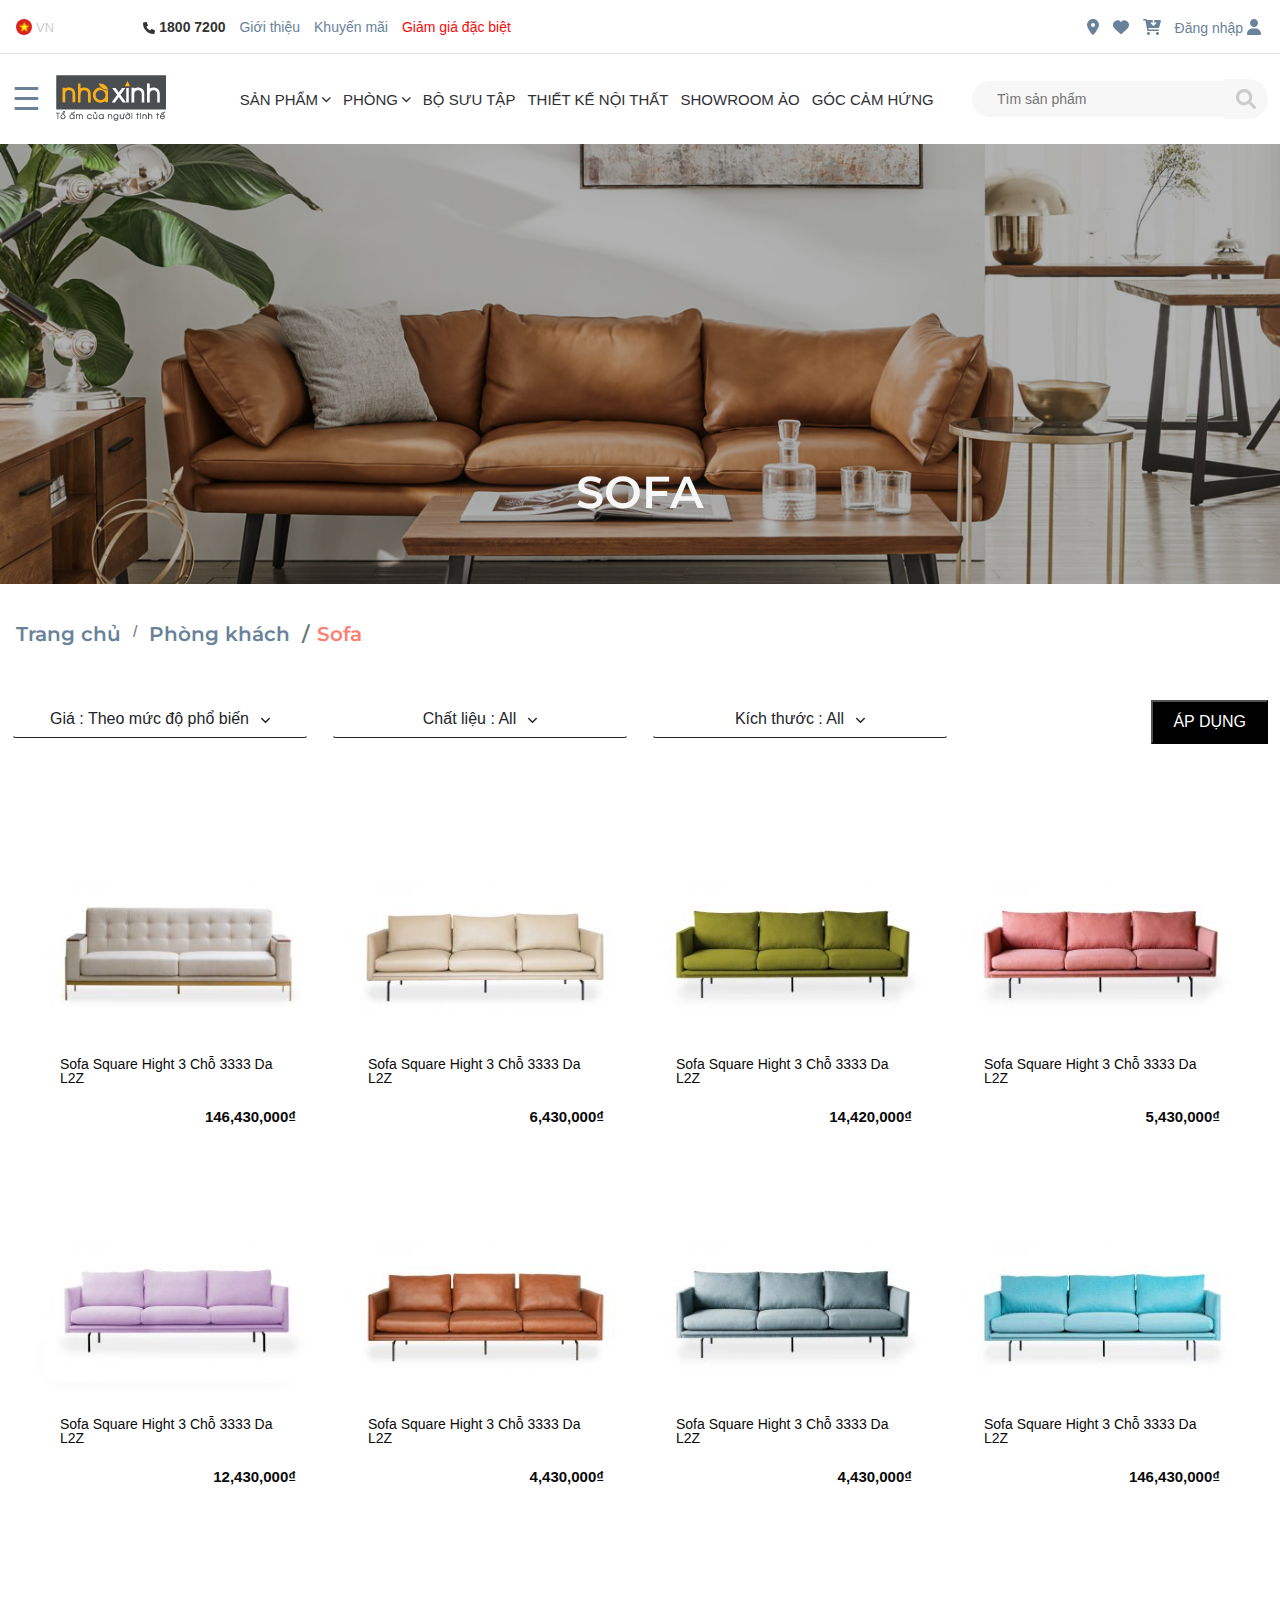
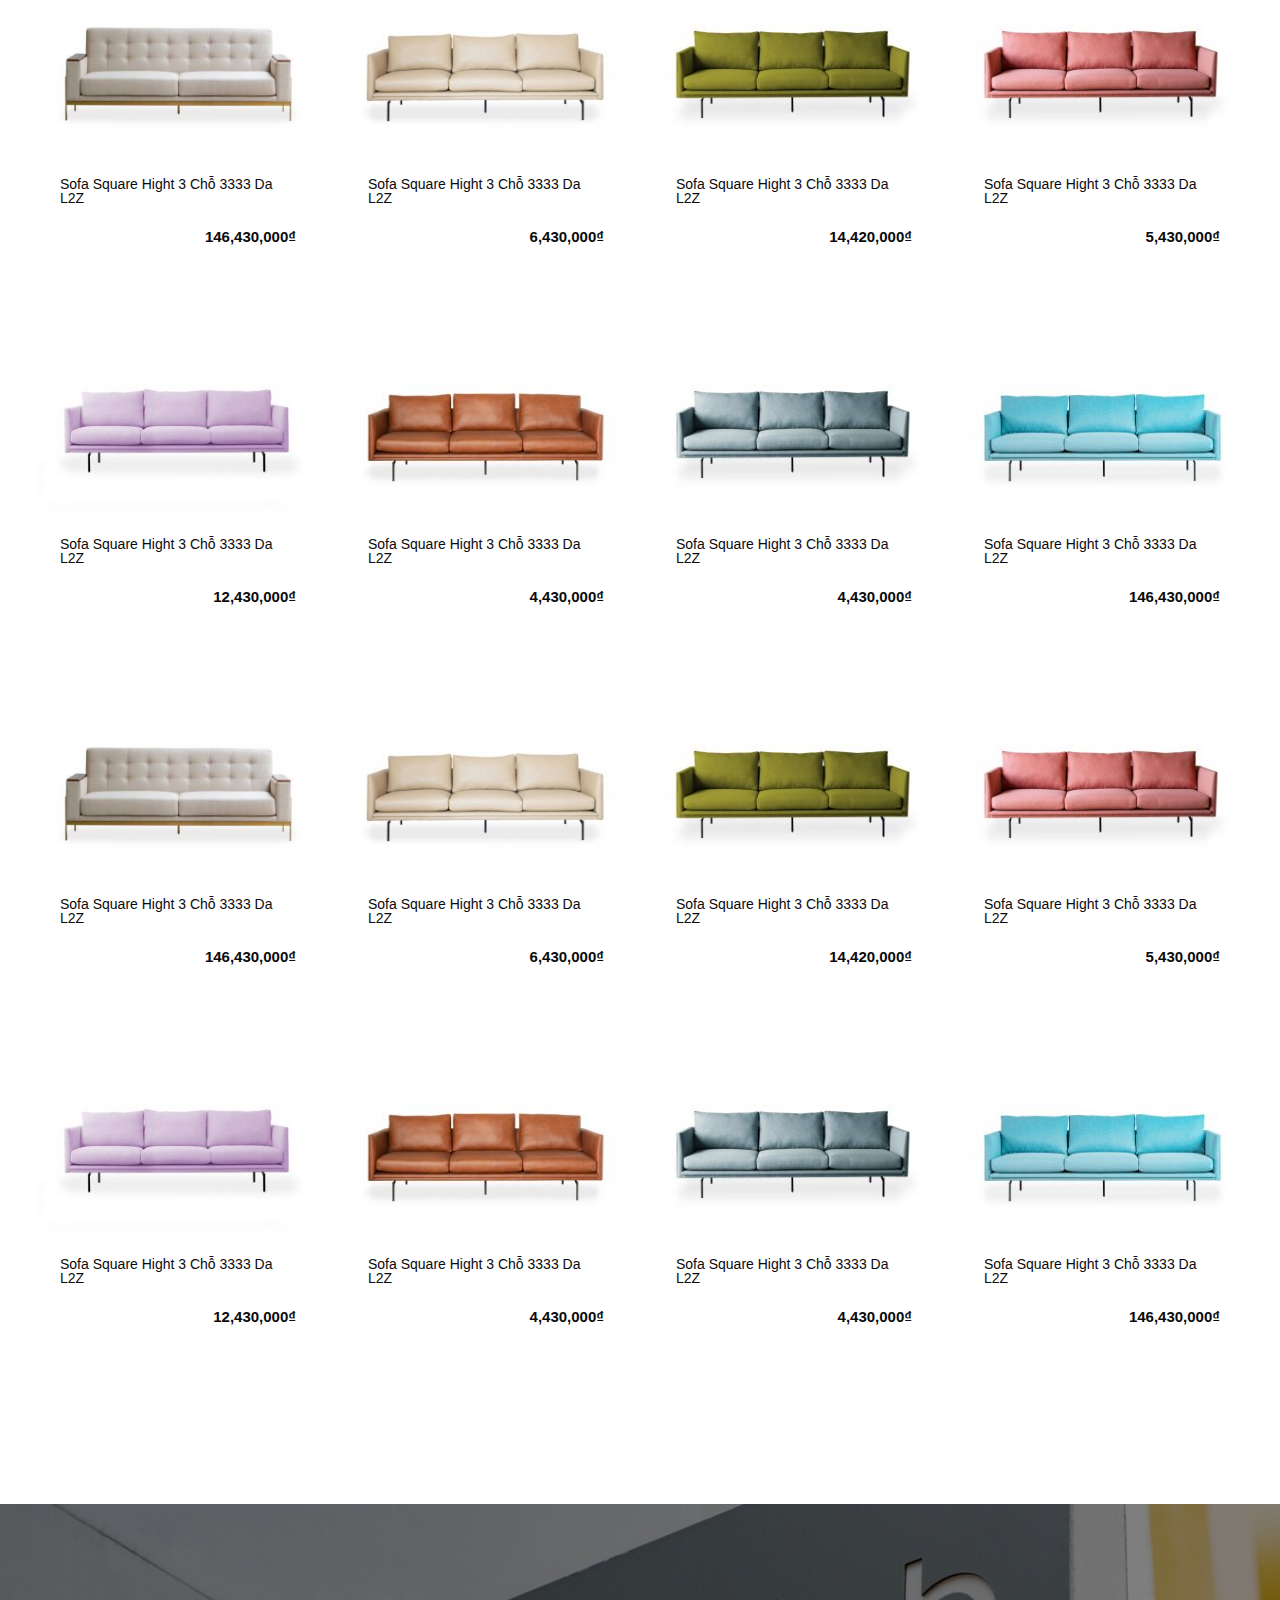
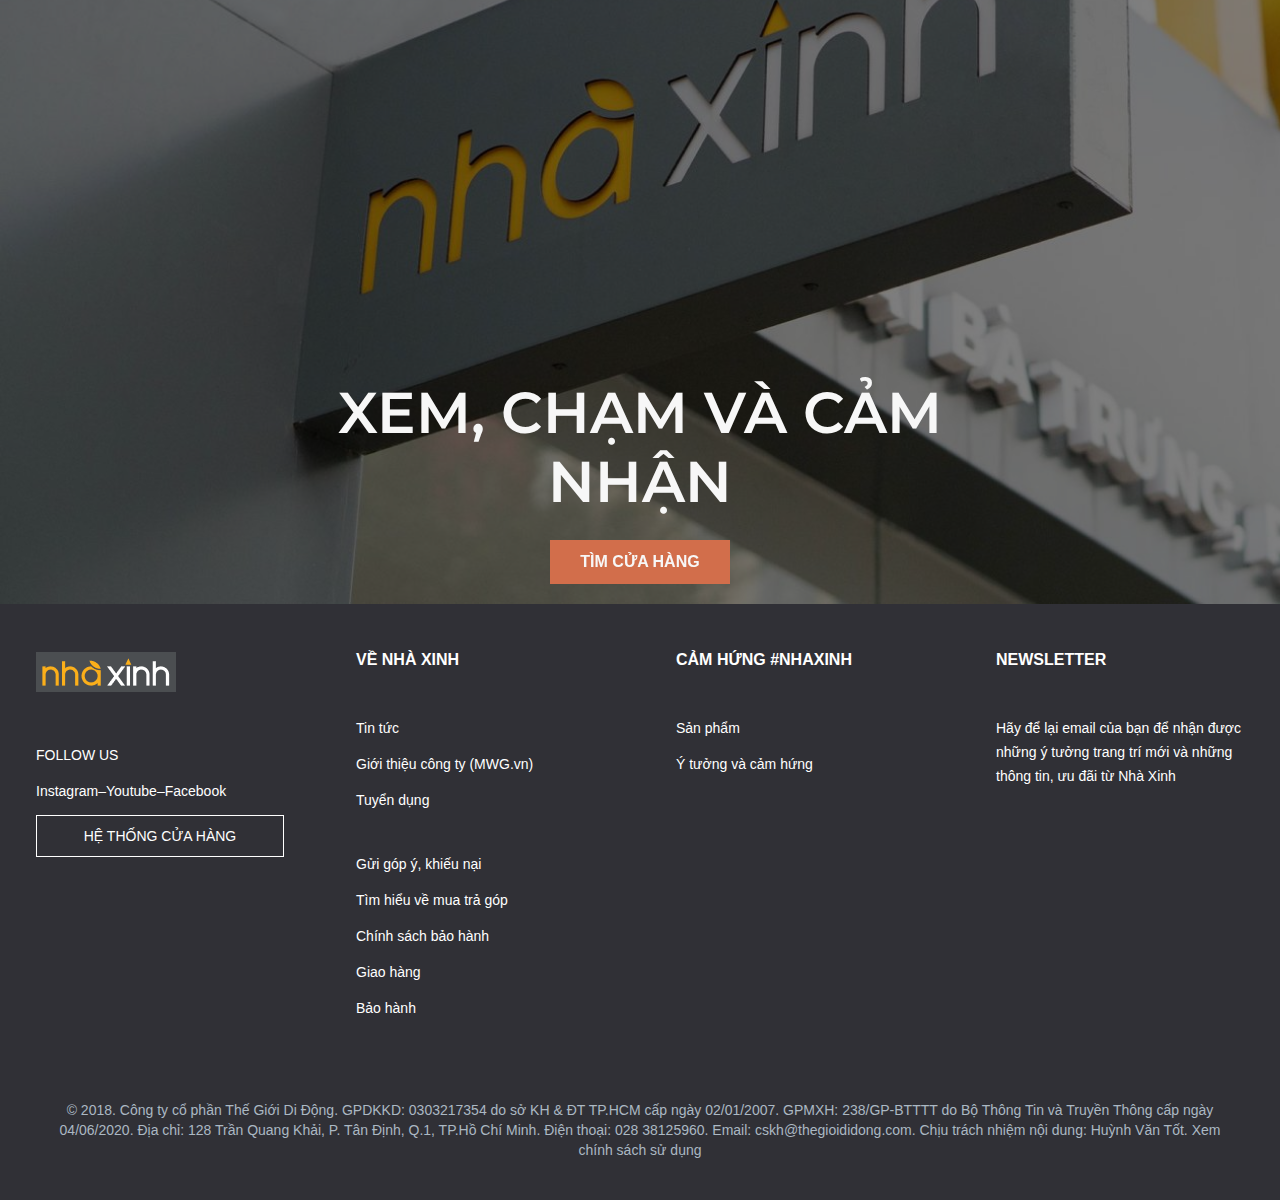
<file: assets/html/sofa-catagory.html>
<!DOCTYPE html>
<html lang="en">
  <head>
    <meta charset="UTF-8" />
    <meta http-equiv="X-UA-Compatible" content="IE=edge" />
    <meta name="viewport" content="width=device-width, initial-scale=1.0" />
    <title>
      Phòng khách - Nội thất Nhà Xinh | Nội thất cao cấp | Đồ gỗ cao cấp
    </title>

    <link
      rel="icon"
      type="image/png"
      sizes="16x16"
      href="../images/pngtree.jpg"
    />

    <!-- bootstrap css core -->
    <link
      rel="stylesheet"
      href="../../lib/bootstrap-5.1.3-dist/css/bootstrap.min.css"
    />

    <!-- Font Awe - Core css -->
    <link
      rel="stylesheet"
      href="../../lib/fontawesome-free-6.1.1-web/css/all.min.css"
    />

    <!-- Owlcarousel Core css -->
    <link
      rel="stylesheet"
      href="../../lib/owlcarousel/assets/owl.carousel.min.css"
    />

    <link
      rel="stylesheet"
      href="../../lib/owlcarousel/assets/owl.theme.default.min.css"
    />
    <!-- Homepage css-->
    <link rel="stylesheet" href="../css/style.css" />

    <!-- Homepage Responsive css-->
    <link rel="stylesheet" href="../css/index-responsive.css" />
  </head>
  <body>
    <!-- top-bar .Start -->
    <div class="top-bar">
      <div class="container">
        <div class="row">
          <div class="col-12 col-sm-8 col-md-8">
            <div class="wrap-navbar-center">
              <div class="wrap-language">
                <img src="../images/vi.png" alt="" />
                <p class="lang">vn</p>
              </div>

              <div class="menu-topbar">
                <ul>
                  <li>
                    <a href="#">
                      <i class="fa-solid fa-phone"></i>
                      1800 7200
                    </a>
                  </li>
                  <li>
                    <a href="#">Giới thiệu</a>
                  </li>
                  <li>
                    <a href="#">Khuyến mãi</a>
                  </li>
                  <li>
                    <a href="#">Giảm giá đặc biệt</a>
                  </li>
                </ul>
              </div>
            </div>
          </div>

          <div class="col-12 col-sm-4 col-md-4">
            <div class="wrap-navbar-right">
              <ul>
                <li>
                  <a href="#">
                    <i class="fa-solid fa-location-dot"></i>
                  </a>
                </li>
                <li>
                  <a href="#">
                    <i class="fa-solid fa-heart"></i>
                  </a>
                </li>
                <li>
                  <a href="../html/cart.html">
                    <i class="fa-solid fa-cart-arrow-down"></i>
                  </a>
                </li>
                <li>
                  <a href="#"
                    >Đăng nhập
                    <i class="fa-solid fa-user"></i>
                  </a>
                </li>
              </ul>
            </div>
          </div>
        </div>
      </div>
    </div>
    <!-- top-bar .End -->

    <!-- header-main.Start -->
    <div class="header-main">
      <div class="container">
        <div class="row">
          <div class="col-12 col-sm-12 col-md-3 col-lg-3 col-xl-2">
            <div class="wrap-menu-header">
              <div id="mySidebar" class="sidebar">
                <a
                  href="javascript:void(0)"
                  class="closebtn"
                  onclick="closeNav()"
                  >×</a
                >

                <li class="nav-item dropdown"></li>

                <li class="nav-item dropdown">
                  <a class="nav-link dropdown-toggle show-item-1" href="#">
                    Sofa và Armchair
                    <i class="fa-solid fa-chevron-down"></i>
                  </a>

                  <ul class="show-list-1">
                    <li><a href="../html/sofa-catagory.html">Sofa</a></li>
                    <li><a href="../html/sofa-catagory.html">Sofa góc</a></li>
                    <li><a href="../html/sofa-catagory.html">Amchair</a></li>
                    <li><a href="../html/sofa-catagory.html">Ghế dài & đôn</a></li>
                    <li><a href="../html/sofa-catagory.html">Ghế thư dãn</a></li>
                  </ul>
                </li>

                <li class="nav-item dropdown">
                  <a class="nav-link dropdown-toggle  show-item-2" href="#"> 
                    Bàn <i class="fa-solid fa-chevron-down"></i>
                  </a>
                  
                  <ul class="show-list-2">
                    <li><a href="../html/sofa-catagory.html">Sofa</a></li>
                    <li><a href="../html/sofa-catagory.html">Sofa góc</a></li>
                    <li><a href="../html/sofa-catagory.html">Amchair</a></li>
                    <li><a href="../html/sofa-catagory.html">Ghế dài & đôn</a></li>
                    <li><a href="../html/sofa-catagory.html">Ghế thư dãn</a></li>
                  </ul>
                </li>

                <li class="nav-item dropdown">
                  <a class="nav-link dropdown-toggle  show-item-3" href="#"> 
                    Ghế <i class="fa-solid fa-chevron-down"></i>
                  </a>
                  
                  <ul class="show-list-3">
                    <li><a href="../html/sofa-catagory.html">Sofa</a></li>
                    <li><a href="../html/sofa-catagory.html">Sofa góc</a></li>
                    <li><a href="../html/sofa-catagory.html">Amchair</a></li>
                    <li><a href="../html/sofa-catagory.html">Ghế dài & đôn</a></li>
                    <li><a href="../html/sofa-catagory.html">Ghế thư dãn</a></li>
                  </ul>
                </li>

                <li class="nav-item dropdown">
                  <a class="nav-link dropdown-toggle show-item-4" href="#">
                    Giường ngủ <i class="fa-solid fa-chevron-down"></i>
                  </a>
                  
                  <ul class="show-list-4">
                    <li><a href="../html/sofa-catagory.html">Sofa</a></li>
                    <li><a href="../html/sofa-catagory.html">Sofa góc</a></li>
                    <li><a href="../html/sofa-catagory.html">Amchair</a></li>
                    <li><a href="../html/sofa-catagory.html">Ghế dài & đôn</a></li>
                    <li><a href="../html/sofa-catagory.html">Ghế thư dãn</a></li>
                  </ul>
                </li>

                <li class="nav-item dropdown">
                  <a class="nav-link dropdown-toggle show-item-5" href="#">
                    Tủ và kệ <i class="fa-solid fa-chevron-down"></i>
                  </a>
                  
                  <ul class="show-list-5">
                    <li><a href="../html/sofa-catagory.html">Sofa</a></li>
                    <li><a href="../html/sofa-catagory.html">Sofa góc</a></li>
                    <li><a href="../html/sofa-catagory.html">Amchair</a></li>
                    <li><a href="../html/sofa-catagory.html">Ghế dài & đôn</a></li>
                    <li><a href="../html/sofa-catagory.html">Ghế thư dãn</a></li>
                  </ul>
                </li>

                <li class="nav-item dropdown">
                  <a class="nav-link dropdown-toggle show-item-6" href="#">
                    Hàng trang trí <i class="fa-solid fa-chevron-down"></i>
                  </a>
                  
                  <ul class="show-list-6">
                    <li><a href="../html/sofa-catagory.html">Sofa</a></li>
                    <li><a href="../html/sofa-catagory.html">Sofa góc</a></li>
                    <li><a href="../html/sofa-catagory.html">Amchair</a></li>
                    <li><a href="../html/sofa-catagory.html">Ghế dài & đôn</a></li>
                    <li><a href="../html/sofa-catagory.html">Ghế thư dãn</a></li>
                  </ul>
                </li>

                <li class="nav-item dropdown show-list-7">
                  <a class="nav-link dropdown-toggle show-item7" href="#"> 
                    Ngoại thất  <i class="fa-solid fa-chevron-down"></i>
                  </a>
                </li>
                
                <ul class="show-list-7">
                  <li><a href="../html/sofa-catagory.html">Sofa</a></li>
                  <li><a href="../html/sofa-catagory.html">Sofa góc</a></li>
                  <li><a href="../html/sofa-catagory.html">Amchair</a></li>
                  <li><a href="../html/sofa-catagory.html">Ghế dài & đôn</a></li>
                  <li><a href="../html/sofa-catagory.html">Ghế thư dãn</a></li>
                </ul>
              </div>

              <div class="wrap-store-logo">
                <button class="openbtn" onclick="openNav()">☰</button>

                <a href="../../index.html" class="store-logo"
                  ><img src="../images/logo-nha-xinh-moi.png" alt=""
                /></a>
              </div>


              <div class="wrap-navbar-right">
                <ul>
                  <li>
                    <a href="#">
                      <i class="fa-solid fa fa-search"></i>
                    </a>
                  </li>

                  <li>
                    <a href="#">
                      <i class="fa-solid fa-location-dot"></i>
                    </a>
                  </li>

                  <li>
                    <a href="assets/html/cart.html">
                      <i class="fa-solid fa-cart-arrow-down"></i>
                    </a>
                  </li>
                </ul>
              </div>
            </div>
          </div>

          <div class="col-12 col-sm-5 col-md-5 col-lg-6 col-xl-7">
            <div class="wrap-nav-header">
              <ul class="nav nav-pills">
                <li class="nav-item dropdown">
                  <a
                    class="nav-link dropdown-toggle product-list-menu"
                    id="product-list-menu"
                    href="../html/living-room.html"
                  >
                    SẢN PHẨM
                    <i class="fa-solid fa-chevron-down"></i>
                  </a>

                  <div class="mega-box-submenu">
                    <div class="submenu-content container">
                      <div class="row">
                        <ul class="mega-links">
                          <li>
                            <a href="../html/sofa-catagory.html">Sofa</a>
                          </li>

                          <li>
                            <a href="../html/sofa-catagory.html"
                              >Sofa góc</a
                            >
                          </li>

                          <li>
                            <a href="../html/sofa-catagory.html"
                              >Ghế thư dãn</a
                            >
                          </li>

                          <li>
                            <a href="../html/sofa-catagory.html">Amchair</a>
                          </li>

                          <li>
                            <a href="../html/sofa-catagory.html"
                              >Ghế dài và đôn</a
                            >
                          </li>

                          <li>
                            <a href="../html/sofa-catagory.html">Bàn bên</a>
                          </li>

                          <li>
                            <a href="../html/sofa-catagory.html"
                              >Bàn nước</a
                            >
                          </li>
                        </ul>
                      </div>

                      <div class="row">
                        <ul class="mega-links">
                          <li>
                            <a href="../html/sofa-catagory.html">Bàn ăn</a>
                          </li>

                          <li>
                            <a href="../html/sofa-catagory.html">Ghế Bar</a>
                          </li>

                          <li>
                            <a href="../html/sofa-catagory.html">Tủ ly</a>
                          </li>

                          <li>
                            <a href="../html/sofa-catagory.html">Xe đẩy</a>
                          </li>

                          <li>
                            <a href="../html/sofa-catagory.html">Tủ bếp</a>
                          </li>

                          <li>
                            <a href="../html/sofa-catagory.html"
                              >Thiết bị bếp</a
                            >
                          </li>
                        </ul>
                      </div>

                      <div class="row">
                        <ul class="mega-links">
                          <li>
                            <a href="../html/sofa-catagory.html"
                              >Giường ngủ</a
                            >
                          </li>
                          <li>
                            <a href="../html/sofa-catagory.html"
                              >Bàn đầu giường</a
                            >
                          </li>

                          <li>
                            <a href="../html/sofa-catagory.html"
                              >Bản trang điểm</a
                            >
                          </li>

                          <li>
                            <a href="../html/sofa-catagory.html"
                              >Bản tủ áo</a
                            >
                          </li>

                          <li>
                            <a href="../html/sofa-catagory.html"
                              >Tủ âm tường</a
                            >
                          </li>

                          <li>
                            <a href="../html/sofa-catagory.html">Tủ nệm</a>
                          </li>
                        </ul>
                      </div>

                      <div class="row">
                        <ul class="mega-links">
                          <li>
                            <a href="../html/sofa-catagory.html">Sofa</a>
                          </li>

                          <li>
                            <a href="../html/sofa-catagory.html"
                              >Sofa góc</a
                            >
                          </li>

                          <li>
                            <a href="../html/sofa-catagory.html"
                              >Ghế thư dãn</a
                            >
                          </li>

                          <li>
                            <a href="../html/sofa-catagory.html">Amchair</a>
                          </li>

                          <li>
                            <a href="../html/sofa-catagory.html"
                              >Ghế dài và đôn</a
                            >
                          </li>

                          <li>
                            <a href="../html/sofa-catagory.html">Bàn bên</a>
                          </li>

                          <li>
                            <a href="../html/sofa-catagory.html"
                              >Bàn nước</a
                            >
                          </li>
                        </ul>
                      </div>

                      <div class="row">
                        <ul class="mega-links">
                          <li>
                            <a href="../html/sofa-catagory.html">Sofa</a>
                          </li>

                          <li>
                            <a href="../html/sofa-catagory.html"
                              >Sofa góc</a
                            >
                          </li>

                          <li>
                            <a href="../html/sofa-catagory.html"
                              >Ghế thư dãn</a
                            >
                          </li>

                          <li>
                            <a href="../html/sofa-catagory.html">Amchair</a>
                          </li>

                          <li>
                            <a href="../html/sofa-catagory.html"
                              >Ghế dài và đôn</a
                            >
                          </li>

                          <li>
                            <a href="../html/sofa-catagory.html">Bàn bên</a>
                          </li>

                          <li>
                            <a href="../html/sofa-catagory.html"
                              >Bàn nước</a
                            >
                          </li>
                        </ul>
                      </div>

                      <div class="row">
                        <ul class="mega-links">
                          <li>
                            <a href="../html/sofa-catagory.html">Sofa</a>
                          </li>

                          <li>
                            <a href="../html/sofa-catagory.html"
                              >Sofa góc</a
                            >
                          </li>

                          <li>
                            <a href="../html/sofa-catagory.html"
                              >Ghế thư dãn</a
                            >
                          </li>

                          <li>
                            <a href="../html/sofa-catagory.html">Amchair</a>
                          </li>

                          <li>
                            <a href="../html/sofa-catagory.html"
                              >Ghế dài và đôn</a
                            >
                          </li>

                          <li>
                            <a href="../html/sofa-catagory.html">Bàn bên</a>
                          </li>

                          <li>
                            <a href="../html/sofa-catagory.html"
                              >Bàn nước</a
                            >
                          </li>
                        </ul>
                      </div>

                      <div class="row">
                        <img
                          src="../images/nha-xinh-phong-khach-hien-dai-poppy.jpg"
                          alt=""
                        />
                      </div>
                    </div>
                  </div>
                </li>

                <li class="nav-item dropdown">
                  <a
                    class="nav-link dropdown-toggle"
                    href="../html/living-room.html"
                  >
                    PHÒNG
                    <i class="fa-solid fa-chevron-down"></i>
                  </a>

                  <ul class="room-submenu">
                    <li>
                      <a href="../html/living-room.html">Phòng khách</a>
                    </li>

                    <li>
                      <a href="../html/living-room.html">Phòng ăn</a>
                    </li>

                    <li>
                      <a href="../html/living-room.html">Phòng ngủ</a>
                    </li>

                    <li>
                      <a href="../html/living-room.html">Phòng làm việc</a>
                    </li>

                    <li>
                      <a href="../html/living-room.html">Tủ bếp</a>
                    </li>

                    <li>
                      <a href="../html/living-room.html">Hàng trang trí</a>
                    </li>
                  </ul>
                  <ul class="dropdown-menu">
                    <li><a class="dropdown-item">Link 1</a></li>
                    <li><a class="dropdown-item">Link 2</a></li>
                    <li><a class="dropdown-item">Link 3</a></li>
                  </ul>
                </li>

                <li class="nav-item">
                  <a class="nav-link" href="#">BỘ SƯU TẬP</a>
                </li>

                <li class="nav-item">
                  <a class="nav-link" href="#">THIẾT KẾ NỘI THẤT</a>
                </li>

                <li class="nav-item">
                  <a class="nav-link" href="#">SHOWROOM ẢO</a>
                </li>

                <li class="nav-item">
                  <a class="nav-link" href="#">GÓC CẢM HỨNG</a>
                </li>
              </ul>
            </div>
          </div>

          <div class="col-12 col-sm-4 col-md-4 col-lg-3 col-xl-3">
            <div class="wrap-search">
              <input
                type="text"
                class="searchTerm"
                placeholder="Tìm sản phẩm"
              />
              <button type="submit" class="searchButton">
                <i class="fa fa-search"></i>
              </button>
            </div>
          </div>

          <!-- <a href="#" id="product-list-menu">product-list-menu</a> -->
        </div>
      </div>
    </div>
    <!-- header-main.End -->

    <!-- #region Banner.sofa-categoty-->
    <div class="owl-carousel owl-theme owl-banner">
      <div class="banner-sofa-categoty banner-common">
        <div class="box-content">
          <div class="box-promo-title">
            <h1>Sofa</h1>
          </div>
        </div>
      </div>
    </div>
    <!-- #endregion  -->

    <div class="wrap-breadcrumb">
      <div class="container">
        <div class="row">
          <nav aria-label="breadcrumb">
            <ol class="breadcrumb">
              <li class="breadcrumb-item"><a href="#">Trang chủ</a></li>
              <li class="breadcrumb-item"><a href="#">Phòng khách</a></li>
              <li class="breadcrumb-item active" aria-current="page">Sofa</li>
            </ol>
          </nav>
        </div>
      </div>
    </div>

    <div class="sofa-category-filter">
      <div class="container">
        <div class="row">
          <div class="col-12 col-sm-12 col-md-4  col-lg-3">
            <div class="dropdown">
              <button
                type="button"
                class="btn dropdown-toggle"
                data-bs-toggle="dropdown"
              >
              Giá : Theo mức độ phổ biến<i class="fa-solid fa-angle-down"></i>
              </button>
              <ul class="dropdown-menu">
                <li>
                  <p class="dropdown-item">Giá : Theo mức độ phổ biến</p>
                </li>
                <li><p class="dropdown-item">Giá :Mới nhất</p></li>
                <li>
                  <p class="dropdown-item">Giá : từ thấp đến cao</p>
                </li>
                <li>
                  <p class="dropdown-item">Giá : từ cao xuống thấp</p>
                </li>
              </ul>
            </div>
          </div>

          
          <div class="col-12 col-sm-12 col-md-4  col-lg-3">
            <div class="dropdown">
              <button
                type="button"
                class="btn dropdown-toggle"
                data-bs-toggle="dropdown"
              >
                Chất liệu : All<i class="fa-solid fa-angle-down"></i>
              </button>
              <ul class="dropdown-menu">
                <li>
                  <p class="dropdown-item">Chất liệu : All</p>
                </li>
                <li><p class="dropdown-item">Chất liệu : Da</p></li>
                <li>
                  <p class="dropdown-item">Chất liệu : Da Công nghiệp</p>
                </li>
                <li>
                  <p class="dropdown-item">Chất liệu : Da và vải</p>
                </li>
              </ul>
            </div>
          </div>

          <div class="col-12 col-sm-12 col-md-4  col-lg-3">
            <div class="dropdown">
              <button
                type="button"
                class="btn dropdown-toggle"
                data-bs-toggle="dropdown"
              >
                Kích thước : All<i class="fa-solid fa-angle-down"></i>
              </button>
              <ul class="dropdown-menu">
                <li>
                  <p class="dropdown-item">Kích thước : All</p>
                </li>
                <li><p class="dropdown-item">Kích thước : 2 chỗ</p></li>
                <li>
                  <p class="dropdown-item">Kích thước : 2.5 chỗ</p>
                </li>
                <li>
                  <p class="dropdown-item">Kích thước : 3 chỗ</p>
                </li>
              </ul>
            </div>
          </div>

          <div class="col-12 col-sm-12 col-md-12 col-lg-3">
            <div class="wrap-filter-btn">
              <button type="button">Áp dụng</button>
            </div>
          </div>
        </div>
      </div>
    </div>

    <!-- list-new-product -->
    <div class="list-new-product">
      <div class="container">
        <div class="row">
          <div class="col-12 col-sm-4 col-md-3">
            <div class="wrap-product">
              <a href=../html/product-detail.html#">
                <img src="../images/sofa-osaka-3-cho.jpg" class="product-img" />
                <img
                  src="../images/sofa-osaka-3-cho-2.jpg"
                  class="product-img-alter"
                />
                <p class="name">Sofa Square Hight 3 Chỗ 3333 Da L2Z</p>
                <p class="price">146,430,000₫</p>
              </a>

              <button class="add-to-cart">Thêm vào giỏ</button>
            </div>
          </div>

          <div class="col-12 col-sm-4 col-md-3">
            <div class="wrap-product">
              <a href="../html/product-detail.html">
                <img
                  src="../images/sofa-3-cho-boc-da-penny-mau-be-1jpg.jpg"
                  class="product-img"
                />
                <img
                  src="../images/sofa-3-cho-boc-da-penny-mau-be-2.jpg"
                  class="product-img-alter"
                />
                <p class="name">Sofa Square Hight 3 Chỗ 3333 Da L2Z</p>
                <p class="price">6,430,000₫</p>
              </a>

              <button class="add-to-cart">Thêm vào giỏ</button>
            </div>
          </div>

          <div class="col-12 col-sm-4 col-md-3">
            <div class="wrap-product">
              <a href="../html/product-detail.html">
                <img
                  src="../images/sofa-penny-3-cho-vai-xanh.jpg"
                  class="product-img"
                />
                <img
                  src="../images/sofa-square-1.jpg"
                  class="product-img-alter"
                />
                <p class="name">Sofa Square Hight 3 Chỗ 3333 Da L2Z</p>
                <p class="price">14,420,000₫</p>
              </a>

              <button class="add-to-cart">Thêm vào giỏ</button>
            </div>
          </div>

          <div class="col-12 col-sm-4 col-md-3">
            <div class="wrap-product">
              <a href="../html/product-detail.html">
                <img
                  src="../images/sofa-penny-3-cho-vai-cam.jpg"
                  class="product-img"
                />
                <img
                  src="../images/sofa-penny-vai-cam-2.jpg"
                  class="product-img-alter"
                />
                <p class="name">Sofa Square Hight 3 Chỗ 3333 Da L2Z</p>
                <p class="price">5,430,000₫</p>
              </a>

              <button class="add-to-cart">Thêm vào giỏ</button>
            </div>
          </div>

          <div class="col-12 col-sm-4 col-md-3">
            <div class="wrap-product">
              <a href="../html/product-detail.html">
                <img
                  src="../images/sofa-penny-vai-tim-1.jpg"
                  class="product-img"
                />
                <img
                  src="../images/sofa-poppy-3-cho-vai-vang-5-600x400.jpg"
                  class="product-img-alter"
                />
                <p class="name">Sofa Square Hight 3 Chỗ 3333 Da L2Z</p>
                <p class="price">12,430,000₫</p>
              </a>

              <button class="add-to-cart">Thêm vào giỏ</button>
            </div>
          </div>

          <div class="col-12 col-sm-4 col-md-3">
            <div class="wrap-product">
              <a href="../html/product-detail.html">
                <img
                  src="../images/sofa-penny-3-cho-dacognac-1.jpg"
                  class="product-img"
                />
                <img
                  src="../images/sofa-penny-3-cho-dacognac-2.jpg"
                  class="product-img-alter"
                />
                <p class="name">Sofa Square Hight 3 Chỗ 3333 Da L2Z</p>
                <p class="price">4,430,000₫</p>
              </a>

              <button class="add-to-cart">Thêm vào giỏ</button>
            </div>
          </div>

          <div class="col-12 col-sm-4 col-md-3">
            <div class="wrap-product">
              <a href="../html/product-detail.html">
                <img
                  src="../images/sofa-penny-3-cho-vai-xanh-xam.jpg"
                  class="product-img"
                />
                <img
                  src="../images/sofa-osaka-3-cho-2.jpg"
                  class="product-img-alter"
                />
                <p class="name">Sofa Square Hight 3 Chỗ 3333 Da L2Z</p>
                <p class="price">4,430,000₫</p>
              </a>

              <button class="add-to-cart">Thêm vào giỏ</button>
            </div>
          </div>

          <div class="col-12 col-sm-4 col-md-3">
            <div class="wrap-product">
              <a href="../html/product-detail.html">
                <img
                  src="../images/sofa-penny-3-cho-xanh-1.jpg"
                  class="product-img"
                />
                <img
                  src="../images/sofa-penny-3-cho-vai-xanh-xam-2.jpg"
                  class="product-img-alter"
                />
                <p class="name">Sofa Square Hight 3 Chỗ 3333 Da L2Z</p>
                <p class="price">146,430,000₫</p>
              </a>

              <button class="add-to-cart">Thêm vào giỏ</button>
            </div>
          </div>

          <div class="col-12 col-sm-4 col-md-3">
            <div class="wrap-product">
              <a href="../html/product-detail.html">
                <img src="../images/sofa-osaka-3-cho.jpg" class="product-img" />
                <img
                  src="../images/sofa-osaka-3-cho-2.jpg"
                  class="product-img-alter"
                />
                <p class="name">Sofa Square Hight 3 Chỗ 3333 Da L2Z</p>
                <p class="price">146,430,000₫</p>
              </a>

              <button class="add-to-cart">Thêm vào giỏ</button>
            </div>
          </div>

          <div class="col-12 col-sm-4 col-md-3">
            <div class="wrap-product">
              <a href="../html/product-detail.html">
                <img
                  src="../images/sofa-3-cho-boc-da-penny-mau-be-1jpg.jpg"
                  class="product-img"
                />
                <img
                  src="../images/sofa-3-cho-boc-da-penny-mau-be-2.jpg"
                  class="product-img-alter"
                />
                <p class="name">Sofa Square Hight 3 Chỗ 3333 Da L2Z</p>
                <p class="price">6,430,000₫</p>
              </a>

              <button class="add-to-cart">Thêm vào giỏ</button>
            </div>
          </div>

          <div class="col-12 col-sm-4 col-md-3">
            <div class="wrap-product">
              <a href="../html/product-detail.html">
                <img
                  src="../images/sofa-penny-3-cho-vai-xanh.jpg"
                  class="product-img"
                />
                <img
                  src="../images/sofa-square-1.jpg"
                  class="product-img-alter"
                />
                <p class="name">Sofa Square Hight 3 Chỗ 3333 Da L2Z</p>
                <p class="price">14,420,000₫</p>
              </a>

              <button class="add-to-cart">Thêm vào giỏ</button>
            </div>
          </div>

          <div class="col-12 col-sm-4 col-md-3">
            <div class="wrap-product">
              <a href="../html/product-detail.html">
                <img
                  src="../images/sofa-penny-3-cho-vai-cam.jpg"
                  class="product-img"
                />
                <img
                  src="../images/sofa-penny-vai-cam-2.jpg"
                  class="product-img-alter"
                />
                <p class="name">Sofa Square Hight 3 Chỗ 3333 Da L2Z</p>
                <p class="price">5,430,000₫</p>
              </a>

              <button class="add-to-cart">Thêm vào giỏ</button>
            </div>
          </div>

          <div class="col-12 col-sm-4 col-md-3">
            <div class="wrap-product">
              <a href="../html/product-detail.html">
                <img
                  src="../images/sofa-penny-vai-tim-1.jpg"
                  class="product-img"
                />
                <img
                  src="../images/sofa-poppy-3-cho-vai-vang-5-600x400.jpg"
                  class="product-img-alter"
                />
                <p class="name">Sofa Square Hight 3 Chỗ 3333 Da L2Z</p>
                <p class="price">12,430,000₫</p>
              </a>

              <button class="add-to-cart">Thêm vào giỏ</button>
            </div>
          </div>

          <div class="col-12 col-sm-4 col-md-3">
            <div class="wrap-product">
              <a href="../html/product-detail.html">
                <img
                  src="../images/sofa-penny-3-cho-dacognac-1.jpg"
                  class="product-img"
                />
                <img
                  src="../images/sofa-penny-3-cho-dacognac-2.jpg"
                  class="product-img-alter"
                />
                <p class="name">Sofa Square Hight 3 Chỗ 3333 Da L2Z</p>
                <p class="price">4,430,000₫</p>
              </a>

              <button class="add-to-cart">Thêm vào giỏ</button>
            </div>
          </div>

          <div class="col-12 col-sm-4 col-md-3">
            <div class="wrap-product">
              <a href="../html/product-detail.html">
                <img
                  src="../images/sofa-penny-3-cho-vai-xanh-xam.jpg"
                  class="product-img"
                />
                <img
                  src="../images/sofa-osaka-3-cho-2.jpg"
                  class="product-img-alter"
                />
                <p class="name">Sofa Square Hight 3 Chỗ 3333 Da L2Z</p>
                <p class="price">4,430,000₫</p>
              </a>

              <button class="add-to-cart">Thêm vào giỏ</button>
            </div>
          </div>

          <div class="col-12 col-sm-4 col-md-3">
            <div class="wrap-product">
              <a href="../html/product-detail.html">
                <img
                  src="../images/sofa-penny-3-cho-xanh-1.jpg"
                  class="product-img"
                />
                <img
                  src="../images/sofa-penny-3-cho-vai-xanh-xam-2.jpg"
                  class="product-img-alter"
                />
                <p class="name">Sofa Square Hight 3 Chỗ 3333 Da L2Z</p>
                <p class="price">146,430,000₫</p>
              </a>

              <button class="add-to-cart">Thêm vào giỏ</button>
            </div>
          </div>

          <div class="col-12 col-sm-4 col-md-3">
            <div class="wrap-product">
              <a href="../html/product-detail.html">
                <img src="../images/sofa-osaka-3-cho.jpg" class="product-img" />
                <img
                  src="../images/sofa-osaka-3-cho-2.jpg"
                  class="product-img-alter"
                />
                <p class="name">Sofa Square Hight 3 Chỗ 3333 Da L2Z</p>
                <p class="price">146,430,000₫</p>
              </a>

              <button class="add-to-cart">Thêm vào giỏ</button>
            </div>
          </div>

          <div class="col-12 col-sm-4 col-md-3">
            <div class="wrap-product">
              <a href="../html/product-detail.html">
                <img
                  src="../images/sofa-3-cho-boc-da-penny-mau-be-1jpg.jpg"
                  class="product-img"
                />
                <img
                  src="../images/sofa-3-cho-boc-da-penny-mau-be-2.jpg"
                  class="product-img-alter"
                />
                <p class="name">Sofa Square Hight 3 Chỗ 3333 Da L2Z</p>
                <p class="price">6,430,000₫</p>
              </a>

              <button class="add-to-cart">Thêm vào giỏ</button>
            </div>
          </div>

          <div class="col-12 col-sm-4 col-md-3">
            <div class="wrap-product">
              <a href="../html/product-detail.html">
                <img
                  src="../images/sofa-penny-3-cho-vai-xanh.jpg"
                  class="product-img"
                />
                <img
                  src="../images/sofa-square-1.jpg"
                  class="product-img-alter"
                />
                <p class="name">Sofa Square Hight 3 Chỗ 3333 Da L2Z</p>
                <p class="price">14,420,000₫</p>
              </a>

              <button class="add-to-cart">Thêm vào giỏ</button>
            </div>
          </div>

          <div class="col-12 col-sm-4 col-md-3">
            <div class="wrap-product">
              <a href="../html/product-detail.html">
                <img
                  src="../images/sofa-penny-3-cho-vai-cam.jpg"
                  class="product-img"
                />
                <img
                  src="../images/sofa-penny-vai-cam-2.jpg"
                  class="product-img-alter"
                />
                <p class="name">Sofa Square Hight 3 Chỗ 3333 Da L2Z</p>
                <p class="price">5,430,000₫</p>
              </a>

              <button class="add-to-cart">Thêm vào giỏ</button>
            </div>
          </div>

          <div class="col-12 col-sm-4 col-md-3">
            <div class="wrap-product">
              <a href="../html/product-detail.html">
                <img
                  src="../images/sofa-penny-vai-tim-1.jpg"
                  class="product-img"
                />
                <img
                  src="../images/sofa-poppy-3-cho-vai-vang-5-600x400.jpg"
                  class="product-img-alter"
                />
                <p class="name">Sofa Square Hight 3 Chỗ 3333 Da L2Z</p>
                <p class="price">12,430,000₫</p>
              </a>

              <button class="add-to-cart">Thêm vào giỏ</button>
            </div>
          </div>

          <div class="col-12 col-sm-4 col-md-3">
            <div class="wrap-product">
              <a href="../html/product-detail.html">
                <img
                  src="../images/sofa-penny-3-cho-dacognac-1.jpg"
                  class="product-img"
                />
                <img
                  src="../images/sofa-penny-3-cho-dacognac-2.jpg"
                  class="product-img-alter"
                />
                <p class="name">Sofa Square Hight 3 Chỗ 3333 Da L2Z</p>
                <p class="price">4,430,000₫</p>
              </a>

              <button class="add-to-cart">Thêm vào giỏ</button>
            </div>
          </div>

          <div class="col-12 col-sm-4 col-md-3">
            <div class="wrap-product">
              <a href="../html/product-detail.html">
                <img
                  src="../images/sofa-penny-3-cho-vai-xanh-xam.jpg"
                  class="product-img"
                />
                <img
                  src="../images/sofa-osaka-3-cho-2.jpg"
                  class="product-img-alter"
                />
                <p class="name">Sofa Square Hight 3 Chỗ 3333 Da L2Z</p>
                <p class="price">4,430,000₫</p>
              </a>

              <button class="add-to-cart">Thêm vào giỏ</button>
            </div>
          </div>

          <div class="col-12 col-sm-4 col-md-3">
            <div class="wrap-product">
              <a href="../html/product-detail.html">
                <img
                  src="../images/sofa-penny-3-cho-xanh-1.jpg"
                  class="product-img"
                />
                <img
                  src="../images/sofa-penny-3-cho-vai-xanh-xam-2.jpg"
                  class="product-img-alter"
                />
                <p class="name">Sofa Square Hight 3 Chỗ 3333 Da L2Z</p>
                <p class="price">146,430,000₫</p>
              </a>

              <button class="add-to-cart">Thêm vào giỏ</button>
            </div>
          </div>
        </div>
      </div>
    </div>
    <!-- list-new-product -->

    <!-- #region  banner addition address.Start -->
    <div class="owl-carousel owl-theme owl-banner-addition-address">
      <div class="banner-addition-address banner-common">
        <div class="box-content">
          <div class="box-promo-title">
            <h1>Xem, chạm và cảm nhận</h1>

            <a href="#">Tìm cửa hàng</a>
          </div>
        </div>
      </div>
    </div>
    <!-- #endregion  banner addition address.End -->

    <!-- footer -->
    <div class="footer">
      <div class="container">
        <div class="row">
          <div class="col-4 col-sm-3 col-md-3">
            <div class="wrap-footer-item">
              <div class="footer-item-title">
                <img src="../images/logo.png" alt="" />
              </div>

              <div class="footer-item-content">
                <ul>
                  <li>
                    <p>FOLLOW US</p>
                  </li>

                  <li>
                    <a class="follow-us-link" href="#">
                      Instagram–Youtube–Facebook
                    </a>
                  </li>

                  <li>
                    <a class="follow-us-chain" href="#"> HỆ THỐNG CỬA HÀNG </a>
                  </li>
                </ul>
              </div>
            </div>
          </div>

          <div class="col-4 col-sm-3 col-md-3">
            <div class="wrap-footer-item">
              <div class="footer-item-title">
                <p>VỀ NHÀ XINH</p>
              </div>

              <div class="footer-item-content">
                <ul>
                  <li>
                    <a class="follow-us-link" href="#"> Tin tức </a>
                  </li>

                  <li>
                    <a class="follow-us-link" href="#">
                      Giới thiệu công ty (MWG.vn)
                    </a>
                  </li>

                  <li>
                    <a class="follow-us-link" href="#"> Tuyển dụng </a>
                  </li>

                  <li>
                    <br />
                  </li>

                  <li>
                    <a class="follow-us-link" href="#">
                      Gửi góp ý, khiếu nại
                    </a>
                  </li>

                  <li>
                    <a class="follow-us-link" href="#">
                      Tìm hiểu về mua trả góp
                    </a>
                  </li>

                  <li>
                    <a class="follow-us-link" href="#"> Chính sách bảo hành </a>
                  </li>

                  <li>
                    <a class="follow-us-link" href="#"> Giao hàng </a>
                  </li>

                  <li>
                    <a class="follow-us-link" href="#"> Bảo hành </a>
                  </li>
                </ul>
              </div>
            </div>
          </div>

          <div class="col-4 col-sm-3 col-md-3">
            <div class="wrap-footer-item">
              <div class="footer-item-title">
                <a href="#">CẢM HỨNG #NHAXINH</a>
              </div>

              <div class="footer-item-content">
                <ul>
                  <li>
                    <a class="follow-us-link" href="#"> Sản phẩm </a>
                  </li>

                  <li>
                    <a href="#"> Ý tưởng và cảm hứng </a>
                  </li>
                </ul>
              </div>
            </div>
          </div>

          <div class="col12 col-sm-3 col-md-3">
            <div class="wrap-footer-item">
              <div class="footer-item-title">
                <a href="#">NEWSLETTER</a>
              </div>

              <div class="footer-item-content">
                <ul>
                  <li>
                    <p>
                      Hãy để lại email của bạn để nhận được những ý tưởng trang
                      trí mới và những thông tin, ưu đãi từ Nhà Xinh
                    </p>
                  </li>
                </ul>
              </div>
            </div>
          </div>

          <div class="col-12">
            <div class="wrap-license">
              <p>
                © 2018. Công ty cổ phần Thế Giới Di Động. GPDKKD: 0303217354 do
                sở KH & ĐT TP.HCM cấp ngày 02/01/2007. GPMXH: 238/GP-BTTTT do Bộ
                Thông Tin và Truyền Thông cấp ngày 04/06/2020. Địa chỉ: 128 Trần
                Quang Khải, P. Tân Định, Q.1, TP.Hồ Chí Minh. Điện thoại: 028
                38125960. Email: cskh@thegioididong.com. Chịu trách nhiệm nội
                dung: Huỳnh Văn Tốt. Xem chính sách sử dụng
              </p>
            </div>
          </div>
        </div>
      </div>
    </div>

    <!-- list-new-product -->

    <!-- Jquery -->

    <script src="../../lib/jquery-3.6.0.min.js"></script>

    <!-- Owl Javascript -->
    <script src="../../lib/owlcarousel/owl.carousel.min.js"></script>

    <!-- bootstrap js core -->
    <script src="../../lib/bootstrap-5.1.3-dist/js/bootstrap.bundle.js"></script>
    <!-- Font Awe - js -->
    <script src="../../lib/fontawesome-free-6.1.1-web/js/all.min.js"></script>

    <!-- Home pages - js -->
    <script src="../js/main.js"></script>

    <!-- Custom Owlcarousel  -->
    <script src="../js/custom-owl.js"></script>
  </body>
</html>
</file>
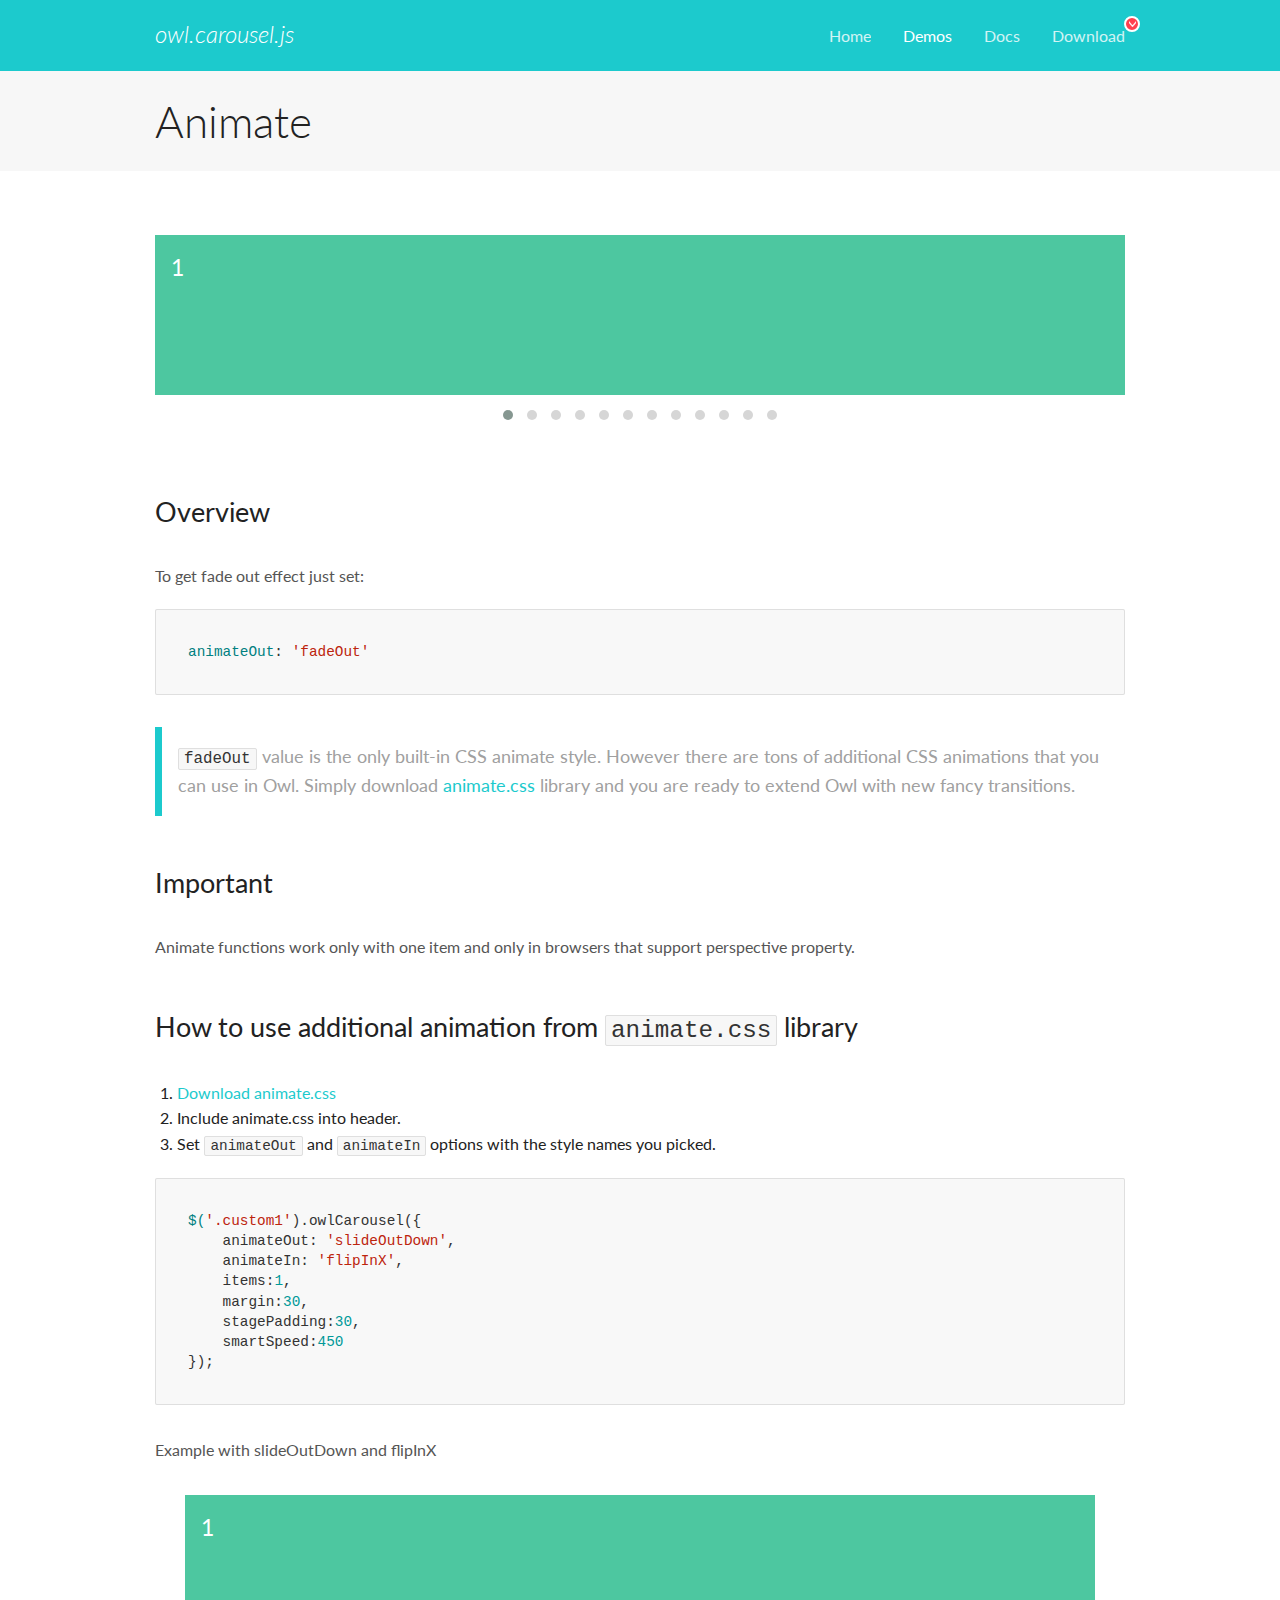
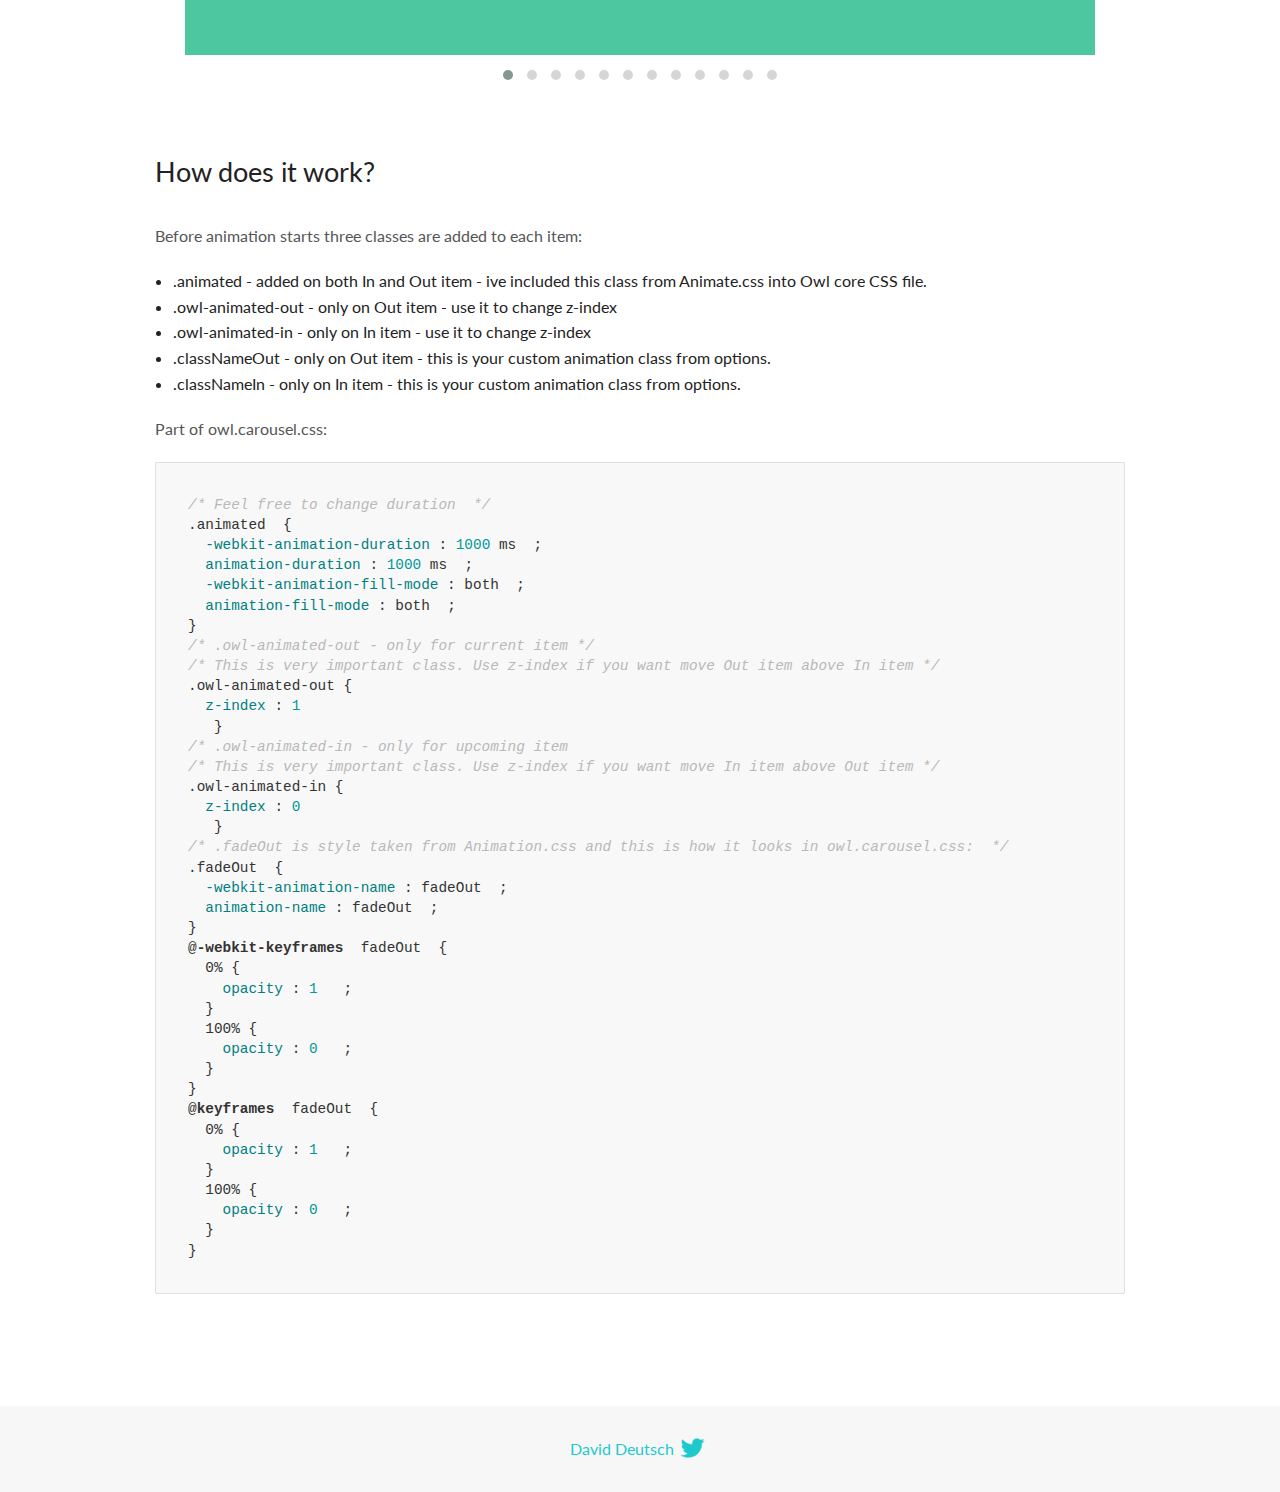
<file: lib/OwlCarousel2-2.3.4/docs/demos/animate.html>
<!DOCTYPE html>
<html lang="en">
  <head>

    <!-- head -->
    <meta charset="utf-8">
    <meta name="msapplication-tap-highlight" content="no" />
    <meta name="viewport" content="width=device-width, initial-scale=1.0" />
    <meta name="description" content="Animate carousel">
    <meta name="author" content="David Deutsch">
    <title>
      Animate Demo | Owl Carousel | 2.3.4
    </title>

    <!-- Stylesheets -->
    <link href='https://fonts.googleapis.com/css?family=Lato:300,400,700,400italic,300italic' rel='stylesheet' type='text/css'>
    <link rel="stylesheet" href="../assets/css/docs.theme.min.css">

    <!-- Owl Stylesheets -->
    <link rel="stylesheet" href="../assets/owlcarousel/assets/owl.carousel.min.css">
    <link rel="stylesheet" href="../assets/owlcarousel/assets/owl.theme.default.min.css">

    <!-- HTML5 shim and Respond.js IE8 support of HTML5 elements and media queries -->

    <!--[if lt IE 9]>
      <script src="https://oss.maxcdn.com/libs/html5shiv/3.7.0/html5shiv.js"></script>
      <script src="https://oss.maxcdn.com/libs/respond.js/1.3.0/respond.min.js"></script>
    <![endif]-->

    <!-- Favicons -->
    <link rel="apple-touch-icon-precomposed" sizes="144x144" href="../assets/ico/apple-touch-icon-144-precomposed.png">
    <link rel="shortcut icon" href="../assets/ico/favicon.png">
    <link rel="shortcut icon" href="favicon.ico">

    <!-- Yeah i know js should not be in header. Its required for demos.-->

    <!-- javascript -->
    <script src="../assets/vendors/jquery.min.js"></script>
    <script src="../assets/owlcarousel/owl.carousel.js"></script>
  </head>
  <body>

    <!-- header -->
    <header class="header">
      <div class="row">
        <div class="large-12 columns">
          <div class="brand left">
            <h3>
              <a href="/OwlCarousel2/">owl.carousel.js</a> 
            </h3>
          </div>
          <a id="toggle-nav" class="right">
            <span></span> <span></span> <span></span> 
          </a> 
          <div class="nav-bar">
            <ul class="clearfix">
              <li> <a href="/OwlCarousel2/index.html">Home</a>  </li>
              <li class="active">
                <a href="/OwlCarousel2/demos/demos.html">Demos</a> 
              </li>
              <li> <a href="/OwlCarousel2/docs/started-welcome.html">Docs</a>  </li>
              <li>
                <a href="https://github.com/OwlCarousel2/OwlCarousel2/archive/2.3.4.zip">Download</a> 
                <span class="download"></span> 
              </li>
            </ul>
          </div>
        </div>
      </div>
    </header>

    <!-- title -->
    <section class="title">
      <div class="row">
        <div class="large-12 columns">
          <h1>Animate</h1>
        </div>
      </div>
    </section>

    <!--  Demos -->
    <section id="demos">
      <div class="row">
        <div class="large-12 columns">
          <div class="fadeOut owl-carousel owl-theme">
            <div class="item">
              <h4>1</h4>
            </div>
            <div class="item">
              <h4>2</h4>
            </div>
            <div class="item">
              <h4>3</h4>
            </div>
            <div class="item">
              <h4>4</h4>
            </div>
            <div class="item">
              <h4>5</h4>
            </div>
            <div class="item">
              <h4>6</h4>
            </div>
            <div class="item">
              <h4>7</h4>
            </div>
            <div class="item">
              <h4>8</h4>
            </div>
            <div class="item">
              <h4>9</h4>
            </div>
            <div class="item">
              <h4>10</h4>
            </div>
            <div class="item">
              <h4>11</h4>
            </div>
            <div class="item">
              <h4>12</h4>
            </div>
          </div>
          <h3 id="overview">Overview</h3>
          <p>To get fade out effect just set:</p>
          <pre><code>animateOut: &#39;fadeOut&#39;</code></pre>
          <blockquote>
            <p><code>fadeOut</code> value is the only built-in CSS animate style. However there are tons of additional CSS animations that you can use in Owl. Simply download
              <a href="https://daneden.github.io/animate.css/">animate.css</a>  library and you are ready to extend Owl with new fancy transitions.</p>
          </blockquote>
          <h3 id="important">Important</h3>
          <p>Animate functions work only with one item and only in browsers that support perspective property.</p>
          <h3 id="how-to-use-additional-animation-from-animate-css-library">How to use additional animation from <code>animate.css</code> library</h3>
          <ol>
            <li> <a href="https://daneden.github.io/animate.css/">Download animate.css</a>  </li>
            <li>Include animate.css into header.</li>
            <li>Set <code>animateOut</code> and <code>animateIn</code> options with the style names you picked.</li>
          </ol>
          <pre><code>$(&#39;.custom1&#39;).owlCarousel({
    animateOut: &#39;slideOutDown&#39;,
    animateIn: &#39;flipInX&#39;,
    items:1,
    margin:30,
    stagePadding:30,
    smartSpeed:450
});</code></pre>
          <p>Example with slideOutDown and flipInX</p>
          <div class="custom1 owl-carousel owl-theme">
            <div class="item">
              <h4>1</h4>
            </div>
            <div class="item">
              <h4>2</h4>
            </div>
            <div class="item">
              <h4>3</h4>
            </div>
            <div class="item">
              <h4>4</h4>
            </div>
            <div class="item">
              <h4>5</h4>
            </div>
            <div class="item">
              <h4>6</h4>
            </div>
            <div class="item">
              <h4>7</h4>
            </div>
            <div class="item">
              <h4>8</h4>
            </div>
            <div class="item">
              <h4>9</h4>
            </div>
            <div class="item">
              <h4>10</h4>
            </div>
            <div class="item">
              <h4>11</h4>
            </div>
            <div class="item">
              <h4>12</h4>
            </div>
          </div>
          <h3 id="how-does-it-work-">How does it work?</h3>
          <p>Before animation starts three classes are added to each item:</p>
          <ul>
            <li>.animated - added on both In and Out item - ive included this class from Animate.css into Owl core CSS file.</li>
            <li>.owl-animated-out - only on Out item - use it to change z-index</li>
            <li>.owl-animated-in - only on In item - use it to change z-index</li>
            <li>.classNameOut - only on Out item - this is your custom animation class from options.</li>
            <li>.classNameIn - only on In item - this is your custom animation class from options.</li>
          </ul>
          <p>Part of owl.carousel.css:</p>
          <pre><code class="language-css"><span class="comment">/* Feel free to change duration  */</span> 
<span class="class">.animated</span>  <span class="rules">{
  <span class="rule"><span class="attribute">-webkit-animation-duration</span> :<span class="value"> <span class="number">1000</span> ms</span> </span> ;
  <span class="rule"><span class="attribute">animation-duration</span> :<span class="value"> <span class="number">1000</span> ms</span> </span> ;
  <span class="rule"><span class="attribute">-webkit-animation-fill-mode</span> :<span class="value"> both</span> </span> ;
  <span class="rule"><span class="attribute">animation-fill-mode</span> :<span class="value"> both</span> </span> ;
<span class="rule">}</span> </span> 
<span class="comment">/* .owl-animated-out - only for current item */</span> 
<span class="comment">/* This is very important class. Use z-index if you want move Out item above In item */</span> 
<span class="class">.owl-animated-out</span> <span class="rules">{
  <span class="rule"><span class="attribute">z-index</span> :<span class="value"> <span class="number">1</span> 
</span> </span> </span> }
<span class="comment">/* .owl-animated-in - only for upcoming item
/* This is very important class. Use z-index if you want move In item above Out item */</span> 
<span class="class">.owl-animated-in</span> <span class="rules">{
  <span class="rule"><span class="attribute">z-index</span> :<span class="value"> <span class="number">0</span> 
</span> </span> </span> }
<span class="comment">/* .fadeOut is style taken from Animation.css and this is how it looks in owl.carousel.css:  */</span> 
<span class="class">.fadeOut</span>  <span class="rules">{
  <span class="rule"><span class="attribute">-webkit-animation-name</span> :<span class="value"> fadeOut</span> </span> ;
  <span class="rule"><span class="attribute">animation-name</span> :<span class="value"> fadeOut</span> </span> ;
<span class="rule">}</span> </span> 
<span class="at_rule">@<span class="keyword">-webkit-keyframes</span>  fadeOut </span> {
  0% <span class="rules">{
    <span class="rule"><span class="attribute">opacity</span> :<span class="value"> <span class="number">1</span> </span> </span> ;
  <span class="rule">}</span> </span> 
  100% <span class="rules">{
    <span class="rule"><span class="attribute">opacity</span> :<span class="value"> <span class="number">0</span> </span> </span> ;
  <span class="rule">}</span> </span> 
}
<span class="at_rule">@<span class="keyword">keyframes</span>  fadeOut </span> {
  0% <span class="rules">{
    <span class="rule"><span class="attribute">opacity</span> :<span class="value"> <span class="number">1</span> </span> </span> ;
  <span class="rule">}</span> </span> 
  100% <span class="rules">{
    <span class="rule"><span class="attribute">opacity</span> :<span class="value"> <span class="number">0</span> </span> </span> ;
  <span class="rule">}</span> </span> 
}</code></pre>
          <link rel="stylesheet" href="../assets/css/animate.css">
          <script>
            jQuery(document).ready(function($) {
              $('.fadeOut').owlCarousel({
                items: 1,
                animateOut: 'fadeOut',
                loop: true,
                margin: 10,
              });
              $('.custom1').owlCarousel({
                animateOut: 'slideOutDown',
                animateIn: 'flipInX',
                items: 1,
                margin: 30,
                stagePadding: 30,
                smartSpeed: 450
              });
            });
          </script>
        </div>
      </div>
    </section>

    <!-- footer -->
    <footer class="footer">
      <div class="row">
        <div class="large-12 columns">
          <h5>
            <a href="/OwlCarousel2/docs/support-contact.html">David Deutsch</a> 
            <a id="custom-tweet-button" href="https://twitter.com/share?url=https://github.com/OwlCarousel2/OwlCarousel2&text=Owl Carousel - This is so awesome! " target="_blank"></a> 
          </h5>
        </div>
      </div>
    </footer>

    <!-- vendors -->
    <script src="../assets/vendors/highlight.js"></script>
    <script src="../assets/js/app.js"></script>
  </body>
</html>
</file>
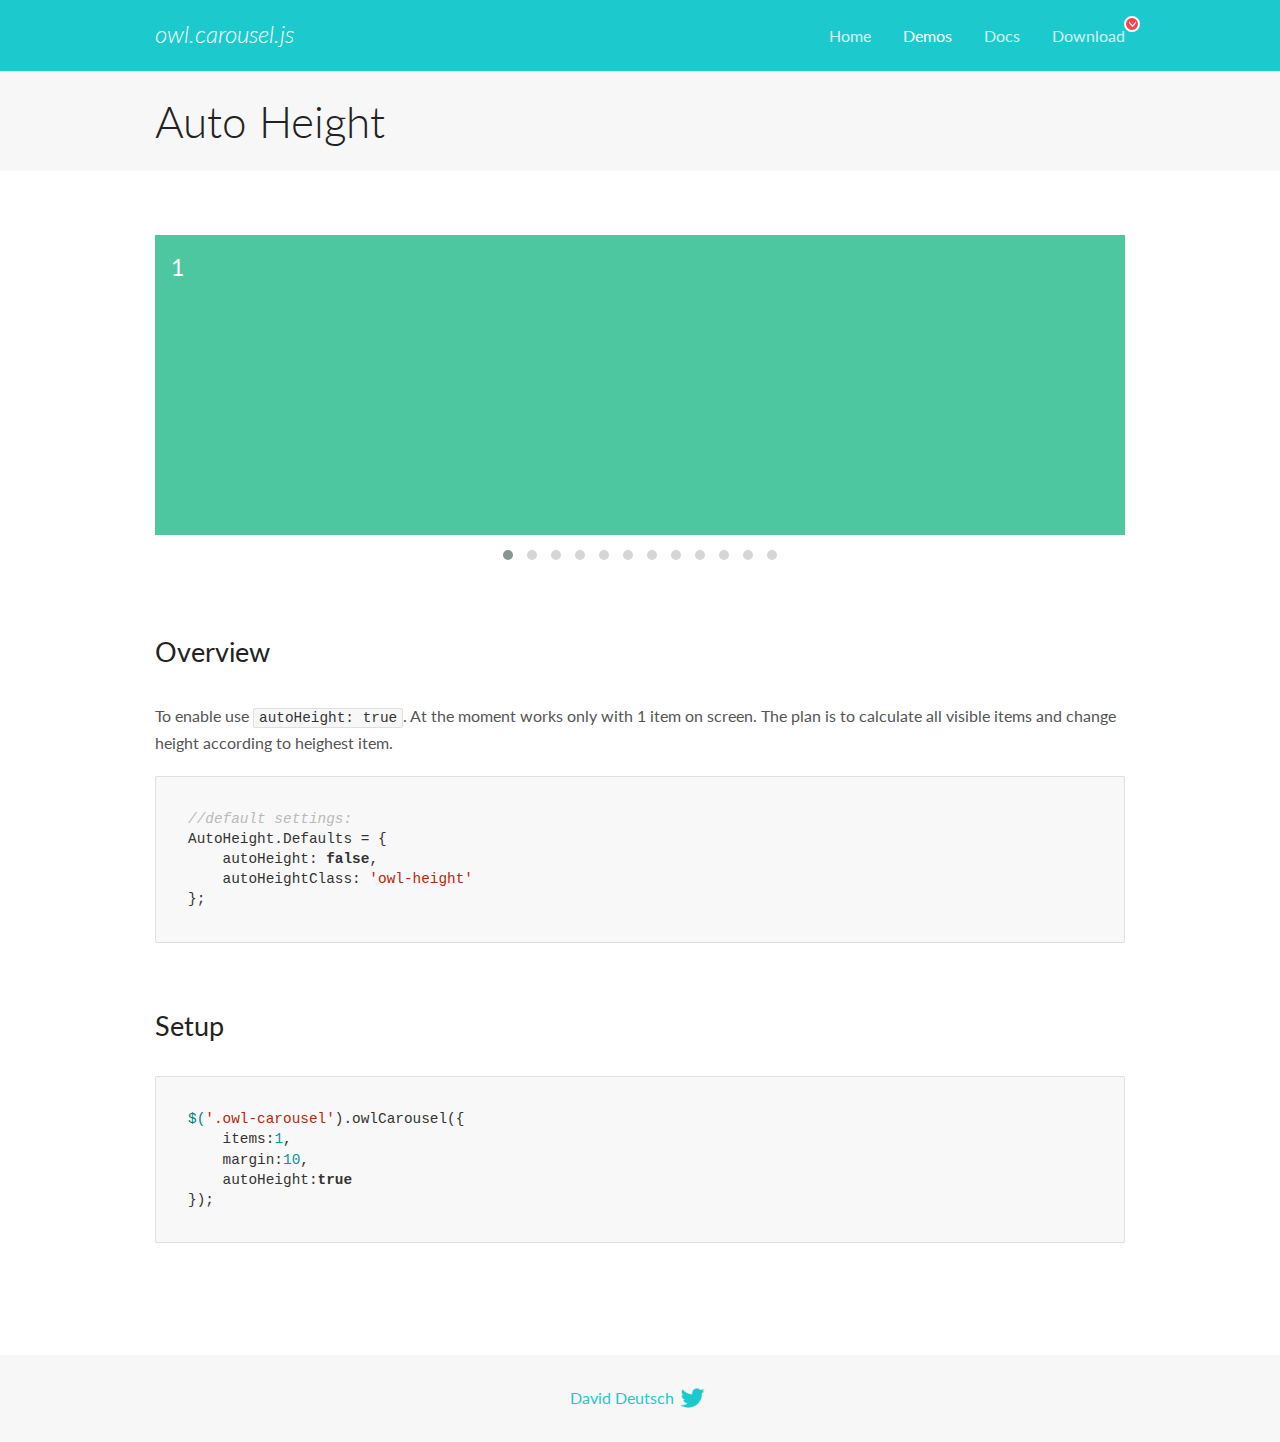
<file: lib/OwlCarousel2-2.3.4/docs/demos/autoheight.html>
<!DOCTYPE html>
<html lang="en">
  <head>

    <!-- head -->
    <meta charset="utf-8">
    <meta name="msapplication-tap-highlight" content="no" />
    <meta name="viewport" content="width=device-width, initial-scale=1.0" />
    <meta name="description" content="autoHeight usage demo">
    <meta name="author" content="David Deutsch">
    <title>
      Auto Height Demo | Owl Carousel | 2.3.4
    </title>

    <!-- Stylesheets -->
    <link href='https://fonts.googleapis.com/css?family=Lato:300,400,700,400italic,300italic' rel='stylesheet' type='text/css'>
    <link rel="stylesheet" href="../assets/css/docs.theme.min.css">

    <!-- Owl Stylesheets -->
    <link rel="stylesheet" href="../assets/owlcarousel/assets/owl.carousel.min.css">
    <link rel="stylesheet" href="../assets/owlcarousel/assets/owl.theme.default.min.css">

    <!-- HTML5 shim and Respond.js IE8 support of HTML5 elements and media queries -->

    <!--[if lt IE 9]>
      <script src="https://oss.maxcdn.com/libs/html5shiv/3.7.0/html5shiv.js"></script>
      <script src="https://oss.maxcdn.com/libs/respond.js/1.3.0/respond.min.js"></script>
    <![endif]-->

    <!-- Favicons -->
    <link rel="apple-touch-icon-precomposed" sizes="144x144" href="../assets/ico/apple-touch-icon-144-precomposed.png">
    <link rel="shortcut icon" href="../assets/ico/favicon.png">
    <link rel="shortcut icon" href="favicon.ico">

    <!-- Yeah i know js should not be in header. Its required for demos.-->

    <!-- javascript -->
    <script src="../assets/vendors/jquery.min.js"></script>
    <script src="../assets/owlcarousel/owl.carousel.js"></script>
  </head>
  <body>

    <!-- header -->
    <header class="header">
      <div class="row">
        <div class="large-12 columns">
          <div class="brand left">
            <h3>
              <a href="/OwlCarousel2/">owl.carousel.js</a> 
            </h3>
          </div>
          <a id="toggle-nav" class="right">
            <span></span> <span></span> <span></span> 
          </a> 
          <div class="nav-bar">
            <ul class="clearfix">
              <li> <a href="/OwlCarousel2/index.html">Home</a>  </li>
              <li class="active">
                <a href="/OwlCarousel2/demos/demos.html">Demos</a> 
              </li>
              <li> <a href="/OwlCarousel2/docs/started-welcome.html">Docs</a>  </li>
              <li>
                <a href="https://github.com/OwlCarousel2/OwlCarousel2/archive/2.3.4.zip">Download</a> 
                <span class="download"></span> 
              </li>
            </ul>
          </div>
        </div>
      </div>
    </header>

    <!-- title -->
    <section class="title">
      <div class="row">
        <div class="large-12 columns">
          <h1>Auto Height</h1>
        </div>
      </div>
    </section>

    <!--  Demos -->
    <section id="demos">
      <div class="row">
        <div class="large-12 columns">
          <div class="owl-carousel owl-theme">
            <div class="item" style="height:300px">
              <h4>1</h4>
            </div>
            <div class="item" style="height:100px">
              <h4>2</h4>
            </div>
            <div class="item" style="height:500px">
              <h4>3</h4>
            </div>
            <div class="item" style="height:250px">
              <h4>4</h4>
            </div>
            <div class="item" style="height:400px">
              <h4>5</h4>
            </div>
            <div class="item" style="height:500px">
              <h4>6</h4>
            </div>
            <div class="item" style="height:600px">
              <h4>7</h4>
            </div>
            <div class="item" style="height:400px">
              <h4>8</h4>
            </div>
            <div class="item" style="height:300px">
              <h4>9</h4>
            </div>
            <div class="item" style="height:350px">
              <h4>10</h4>
            </div>
            <div class="item" style="height:200px">
              <h4>11</h4>
            </div>
            <div class="item" style="height:150px">
              <h4>12</h4>
            </div>
          </div>
          <h3 id="overview">Overview</h3>
          <p>To enable use <code>autoHeight: true</code>. At the moment works only with 1 item on screen. The plan is to calculate all visible items and change height according to heighest item.</p>
          <pre><code>//default settings:
AutoHeight.Defaults = {
    autoHeight: false,
    autoHeightClass: &#39;owl-height&#39;
};</code></pre>
          <h3 id="setup">Setup</h3>
          <pre><code>$(&#39;.owl-carousel&#39;).owlCarousel({
    items:1,
    margin:10,
    autoHeight:true
});</code></pre>
          <script>
            $(document).ready(function() {
              $('.owl-carousel').owlCarousel({
                items: 1,
                margin: 10,
                autoHeight: true
              });
            })
          </script>
        </div>
      </div>
    </section>

    <!-- footer -->
    <footer class="footer">
      <div class="row">
        <div class="large-12 columns">
          <h5>
            <a href="/OwlCarousel2/docs/support-contact.html">David Deutsch</a> 
            <a id="custom-tweet-button" href="https://twitter.com/share?url=https://github.com/OwlCarousel2/OwlCarousel2&text=Owl Carousel - This is so awesome! " target="_blank"></a> 
          </h5>
        </div>
      </div>
    </footer>

    <!-- vendors -->
    <script src="../assets/vendors/highlight.js"></script>
    <script src="../assets/js/app.js"></script>
  </body>
</html>
</file>
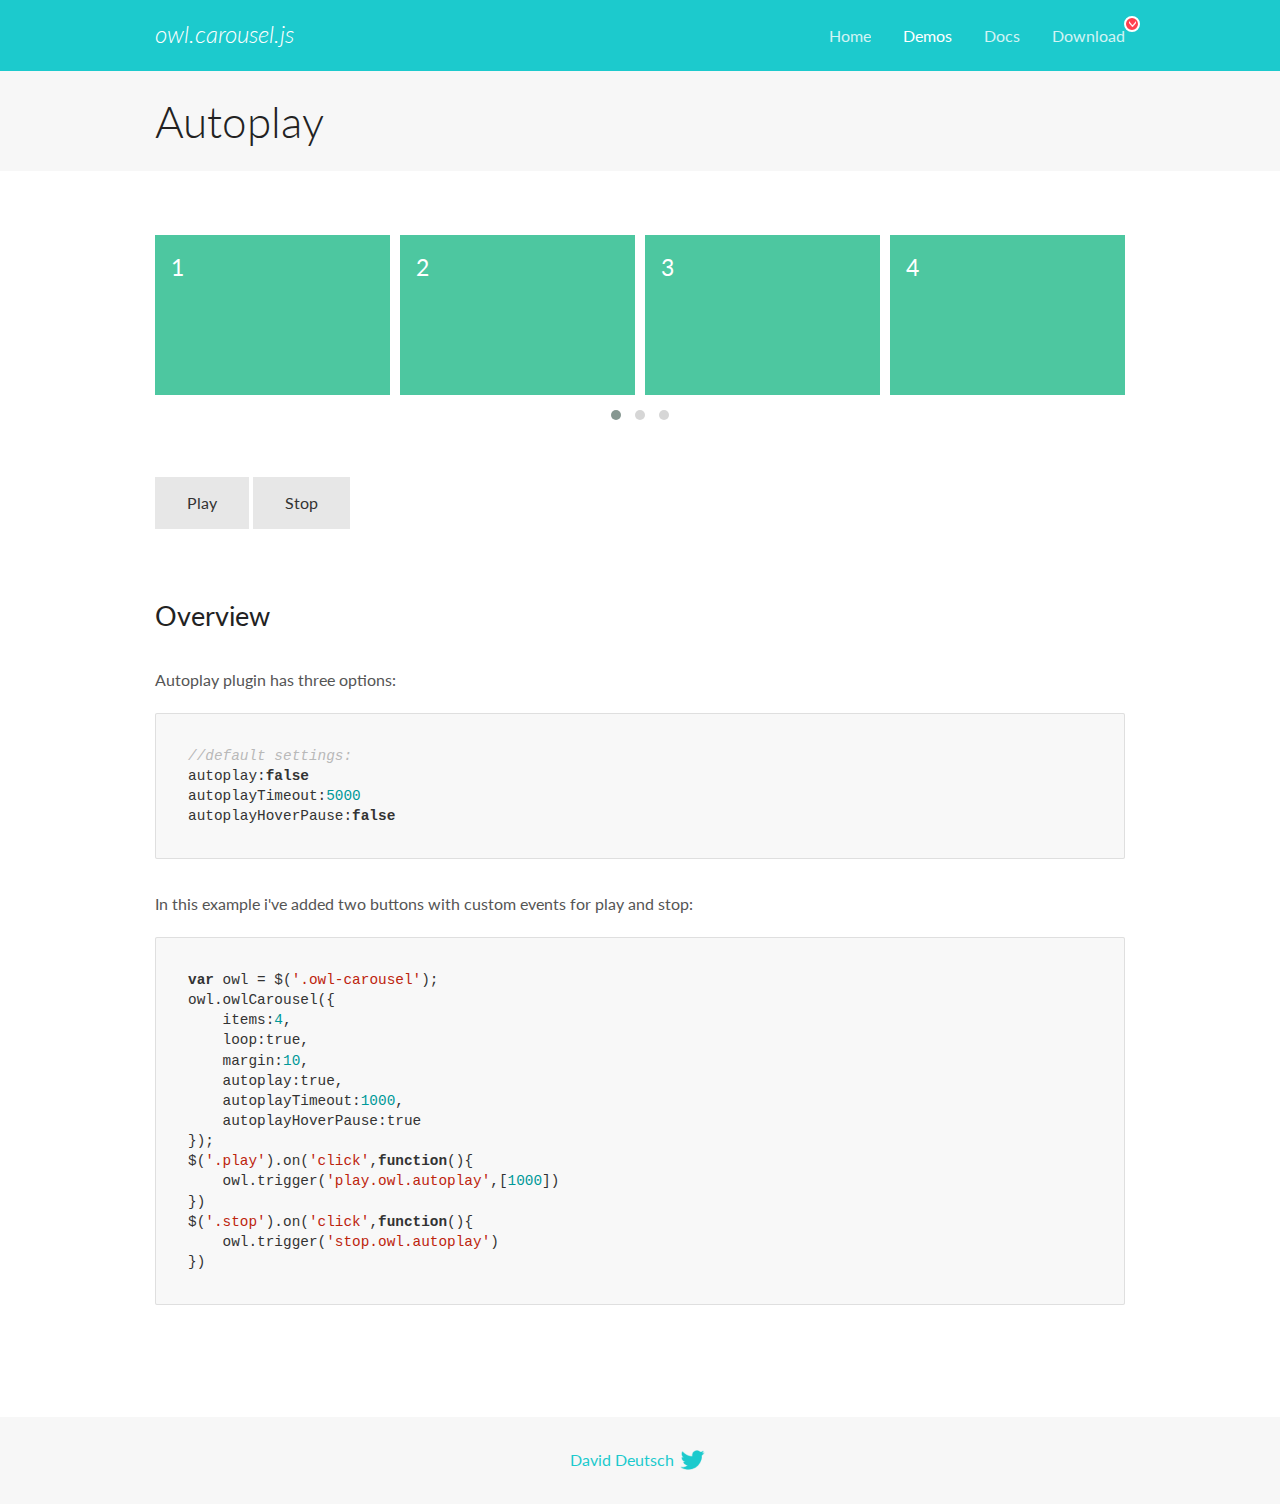
<file: lib/OwlCarousel2-2.3.4/docs/demos/autoplay.html>
<!DOCTYPE html>
<html lang="en">
  <head>

    <!-- head -->
    <meta charset="utf-8">
    <meta name="msapplication-tap-highlight" content="no" />
    <meta name="viewport" content="width=device-width, initial-scale=1.0" />
    <meta name="description" content="Autoplay usage demo">
    <meta name="author" content="David Deutsch">
    <title>
      Autoplay Demo | Owl Carousel | 2.3.4
    </title>

    <!-- Stylesheets -->
    <link href='https://fonts.googleapis.com/css?family=Lato:300,400,700,400italic,300italic' rel='stylesheet' type='text/css'>
    <link rel="stylesheet" href="../assets/css/docs.theme.min.css">

    <!-- Owl Stylesheets -->
    <link rel="stylesheet" href="../assets/owlcarousel/assets/owl.carousel.min.css">
    <link rel="stylesheet" href="../assets/owlcarousel/assets/owl.theme.default.min.css">

    <!-- HTML5 shim and Respond.js IE8 support of HTML5 elements and media queries -->

    <!--[if lt IE 9]>
      <script src="https://oss.maxcdn.com/libs/html5shiv/3.7.0/html5shiv.js"></script>
      <script src="https://oss.maxcdn.com/libs/respond.js/1.3.0/respond.min.js"></script>
    <![endif]-->

    <!-- Favicons -->
    <link rel="apple-touch-icon-precomposed" sizes="144x144" href="../assets/ico/apple-touch-icon-144-precomposed.png">
    <link rel="shortcut icon" href="../assets/ico/favicon.png">
    <link rel="shortcut icon" href="favicon.ico">

    <!-- Yeah i know js should not be in header. Its required for demos.-->

    <!-- javascript -->
    <script src="../assets/vendors/jquery.min.js"></script>
    <script src="../assets/owlcarousel/owl.carousel.js"></script>
  </head>
  <body>

    <!-- header -->
    <header class="header">
      <div class="row">
        <div class="large-12 columns">
          <div class="brand left">
            <h3>
              <a href="/OwlCarousel2/">owl.carousel.js</a> 
            </h3>
          </div>
          <a id="toggle-nav" class="right">
            <span></span> <span></span> <span></span> 
          </a> 
          <div class="nav-bar">
            <ul class="clearfix">
              <li> <a href="/OwlCarousel2/index.html">Home</a>  </li>
              <li class="active">
                <a href="/OwlCarousel2/demos/demos.html">Demos</a> 
              </li>
              <li> <a href="/OwlCarousel2/docs/started-welcome.html">Docs</a>  </li>
              <li>
                <a href="https://github.com/OwlCarousel2/OwlCarousel2/archive/2.3.4.zip">Download</a> 
                <span class="download"></span> 
              </li>
            </ul>
          </div>
        </div>
      </div>
    </header>

    <!-- title -->
    <section class="title">
      <div class="row">
        <div class="large-12 columns">
          <h1>Autoplay</h1>
        </div>
      </div>
    </section>

    <!--  Demos -->
    <section id="demos">
      <div class="row">
        <div class="large-12 columns">
          <div class="owl-carousel owl-theme">
            <div class="item">
              <h4>1</h4>
            </div>
            <div class="item">
              <h4>2</h4>
            </div>
            <div class="item">
              <h4>3</h4>
            </div>
            <div class="item">
              <h4>4</h4>
            </div>
            <div class="item">
              <h4>5</h4>
            </div>
            <div class="item">
              <h4>6</h4>
            </div>
            <div class="item">
              <h4>7</h4>
            </div>
            <div class="item">
              <h4>8</h4>
            </div>
            <div class="item">
              <h4>9</h4>
            </div>
            <div class="item">
              <h4>10</h4>
            </div>
            <div class="item">
              <h4>11</h4>
            </div>
            <div class="item">
              <h4>12</h4>
            </div>
          </div>
          <a class="button secondary play">Play</a> 
          <a class="button secondary stop">Stop</a> 
          <h3 id="overview">Overview</h3>
          <p>Autoplay plugin has three options:</p>
          <pre><code>//default settings:
autoplay:false
autoplayTimeout:5000
autoplayHoverPause:false</code></pre>
          <p>In this example i&#39;ve added two buttons with custom events for play and stop:</p>
          <pre><code>var owl = $(&#39;.owl-carousel&#39;);
owl.owlCarousel({
    items:4,
    loop:true,
    margin:10,
    autoplay:true,
    autoplayTimeout:1000,
    autoplayHoverPause:true
});
$(&#39;.play&#39;).on(&#39;click&#39;,function(){
    owl.trigger(&#39;play.owl.autoplay&#39;,[1000])
})
$(&#39;.stop&#39;).on(&#39;click&#39;,function(){
    owl.trigger(&#39;stop.owl.autoplay&#39;)
})</code></pre>
          <script>
            $(document).ready(function() {
              var owl = $('.owl-carousel');
              owl.owlCarousel({
                items: 4,
                loop: true,
                margin: 10,
                autoplay: true,
                autoplayTimeout: 1000,
                autoplayHoverPause: true
              });
              $('.play').on('click', function() {
                owl.trigger('play.owl.autoplay', [1000])
              })
              $('.stop').on('click', function() {
                owl.trigger('stop.owl.autoplay')
              })
            })
          </script>
        </div>
      </div>
    </section>

    <!-- footer -->
    <footer class="footer">
      <div class="row">
        <div class="large-12 columns">
          <h5>
            <a href="/OwlCarousel2/docs/support-contact.html">David Deutsch</a> 
            <a id="custom-tweet-button" href="https://twitter.com/share?url=https://github.com/OwlCarousel2/OwlCarousel2&text=Owl Carousel - This is so awesome! " target="_blank"></a> 
          </h5>
        </div>
      </div>
    </footer>

    <!-- vendors -->
    <script src="../assets/vendors/highlight.js"></script>
    <script src="../assets/js/app.js"></script>
  </body>
</html>
</file>
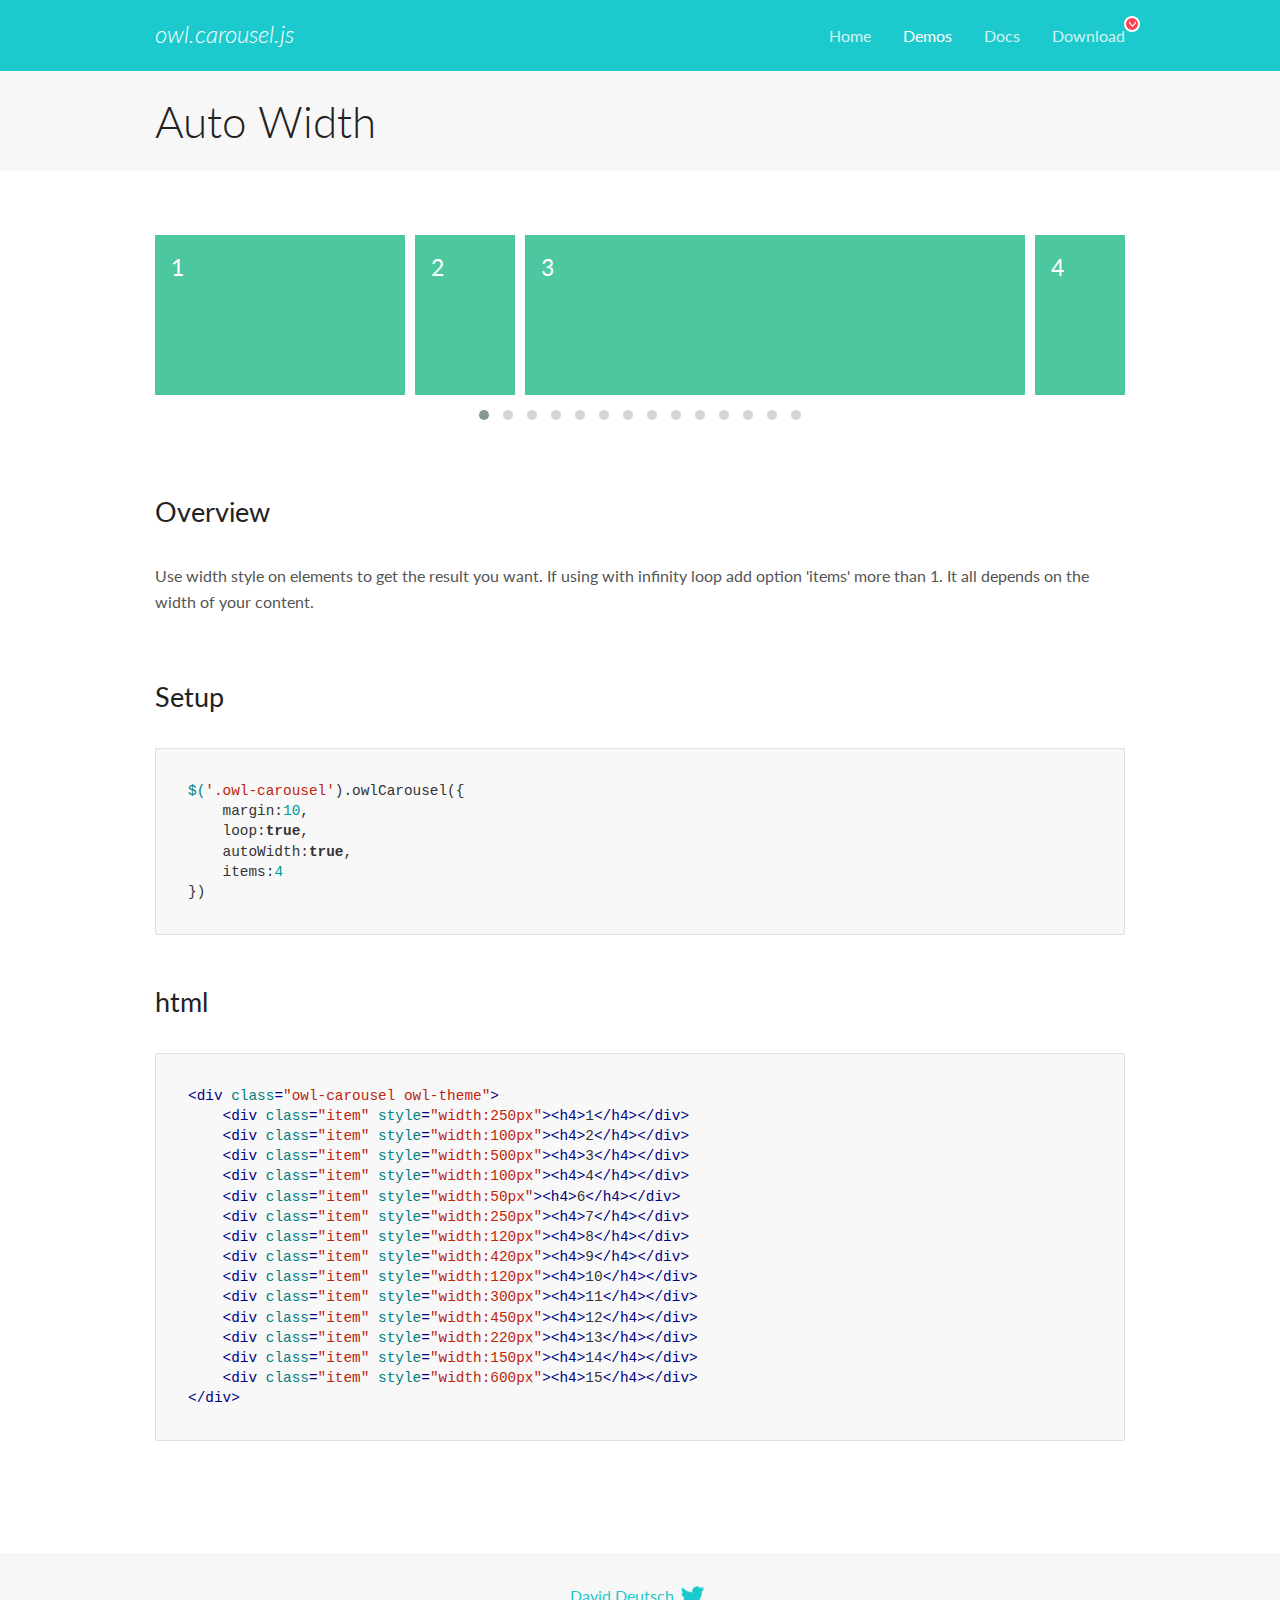
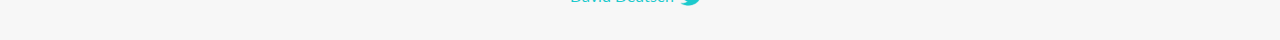
<file: lib/OwlCarousel2-2.3.4/docs/demos/autowidth.html>
<!DOCTYPE html>
<html lang="en">
  <head>

    <!-- head -->
    <meta charset="utf-8">
    <meta name="msapplication-tap-highlight" content="no" />
    <meta name="viewport" content="width=device-width, initial-scale=1.0" />
    <meta name="description" content="Auto Width">
    <meta name="author" content="David Deutsch">
    <title>
      Auto Width Demo | Owl Carousel | 2.3.4
    </title>

    <!-- Stylesheets -->
    <link href='https://fonts.googleapis.com/css?family=Lato:300,400,700,400italic,300italic' rel='stylesheet' type='text/css'>
    <link rel="stylesheet" href="../assets/css/docs.theme.min.css">

    <!-- Owl Stylesheets -->
    <link rel="stylesheet" href="../assets/owlcarousel/assets/owl.carousel.min.css">
    <link rel="stylesheet" href="../assets/owlcarousel/assets/owl.theme.default.min.css">

    <!-- HTML5 shim and Respond.js IE8 support of HTML5 elements and media queries -->

    <!--[if lt IE 9]>
      <script src="https://oss.maxcdn.com/libs/html5shiv/3.7.0/html5shiv.js"></script>
      <script src="https://oss.maxcdn.com/libs/respond.js/1.3.0/respond.min.js"></script>
    <![endif]-->

    <!-- Favicons -->
    <link rel="apple-touch-icon-precomposed" sizes="144x144" href="../assets/ico/apple-touch-icon-144-precomposed.png">
    <link rel="shortcut icon" href="../assets/ico/favicon.png">
    <link rel="shortcut icon" href="favicon.ico">

    <!-- Yeah i know js should not be in header. Its required for demos.-->

    <!-- javascript -->
    <script src="../assets/vendors/jquery.min.js"></script>
    <script src="../assets/owlcarousel/owl.carousel.js"></script>
  </head>
  <body>

    <!-- header -->
    <header class="header">
      <div class="row">
        <div class="large-12 columns">
          <div class="brand left">
            <h3>
              <a href="/OwlCarousel2/">owl.carousel.js</a> 
            </h3>
          </div>
          <a id="toggle-nav" class="right">
            <span></span> <span></span> <span></span> 
          </a> 
          <div class="nav-bar">
            <ul class="clearfix">
              <li> <a href="/OwlCarousel2/index.html">Home</a>  </li>
              <li class="active">
                <a href="/OwlCarousel2/demos/demos.html">Demos</a> 
              </li>
              <li> <a href="/OwlCarousel2/docs/started-welcome.html">Docs</a>  </li>
              <li>
                <a href="https://github.com/OwlCarousel2/OwlCarousel2/archive/2.3.4.zip">Download</a> 
                <span class="download"></span> 
              </li>
            </ul>
          </div>
        </div>
      </div>
    </header>

    <!-- title -->
    <section class="title">
      <div class="row">
        <div class="large-12 columns">
          <h1>Auto Width</h1>
        </div>
      </div>
    </section>

    <!--  Demos -->
    <section id="demos">
      <div class="row">
        <div class="large-12 columns">
          <div class="owl-carousel owl-theme">
            <div class="item" style="width:250px">
              <h4>1</h4>
            </div>
            <div class="item" style="width:100px">
              <h4>2</h4>
            </div>
            <div class="item" style="width:500px">
              <h4>3</h4>
            </div>
            <div class="item" style="width:100px">
              <h4>4</h4>
            </div>
            <div class="item" style="width:50px">
              <h4>6</h4>
            </div>
            <div class="item" style="width:250px">
              <h4>7</h4>
            </div>
            <div class="item" style="width:120px">
              <h4>8</h4>
            </div>
            <div class="item" style="width:420px">
              <h4>9</h4>
            </div>
            <div class="item" style="width:120px">
              <h4>10</h4>
            </div>
            <div class="item" style="width:300px">
              <h4>11</h4>
            </div>
            <div class="item" style="width:450px">
              <h4>12</h4>
            </div>
            <div class="item" style="width:220px">
              <h4>13</h4>
            </div>
            <div class="item" style="width:150px">
              <h4>14</h4>
            </div>
            <div class="item" style="width:600px">
              <h4>15</h4>
            </div>
          </div>
          <h3 id="overview">Overview</h3>
          <p>Use width style on elements to get the result you want. If using with infinity loop add option &#39;items&#39; more than 1. It all depends on the width of your content.</p>
          <h3 id="setup">Setup</h3>
          <pre><code>$(&#39;.owl-carousel&#39;).owlCarousel({
    margin:10,
    loop:true,
    autoWidth:true,
    items:4
})</code></pre>
          <h3 id="html">html</h3>
          <pre><code>&lt;div class=&quot;owl-carousel owl-theme&quot;&gt;
    &lt;div class=&quot;item&quot; style=&quot;width:250px&quot;&gt;&lt;h4&gt;1&lt;/h4&gt;&lt;/div&gt;
    &lt;div class=&quot;item&quot; style=&quot;width:100px&quot;&gt;&lt;h4&gt;2&lt;/h4&gt;&lt;/div&gt;
    &lt;div class=&quot;item&quot; style=&quot;width:500px&quot;&gt;&lt;h4&gt;3&lt;/h4&gt;&lt;/div&gt;
    &lt;div class=&quot;item&quot; style=&quot;width:100px&quot;&gt;&lt;h4&gt;4&lt;/h4&gt;&lt;/div&gt;
    &lt;div class=&quot;item&quot; style=&quot;width:50px&quot;&gt;&lt;h4&gt;6&lt;/h4&gt;&lt;/div&gt;
    &lt;div class=&quot;item&quot; style=&quot;width:250px&quot;&gt;&lt;h4&gt;7&lt;/h4&gt;&lt;/div&gt;
    &lt;div class=&quot;item&quot; style=&quot;width:120px&quot;&gt;&lt;h4&gt;8&lt;/h4&gt;&lt;/div&gt;
    &lt;div class=&quot;item&quot; style=&quot;width:420px&quot;&gt;&lt;h4&gt;9&lt;/h4&gt;&lt;/div&gt;
    &lt;div class=&quot;item&quot; style=&quot;width:120px&quot;&gt;&lt;h4&gt;10&lt;/h4&gt;&lt;/div&gt;
    &lt;div class=&quot;item&quot; style=&quot;width:300px&quot;&gt;&lt;h4&gt;11&lt;/h4&gt;&lt;/div&gt;
    &lt;div class=&quot;item&quot; style=&quot;width:450px&quot;&gt;&lt;h4&gt;12&lt;/h4&gt;&lt;/div&gt;
    &lt;div class=&quot;item&quot; style=&quot;width:220px&quot;&gt;&lt;h4&gt;13&lt;/h4&gt;&lt;/div&gt;
    &lt;div class=&quot;item&quot; style=&quot;width:150px&quot;&gt;&lt;h4&gt;14&lt;/h4&gt;&lt;/div&gt;
    &lt;div class=&quot;item&quot; style=&quot;width:600px&quot;&gt;&lt;h4&gt;15&lt;/h4&gt;&lt;/div&gt;
&lt;/div&gt;</code></pre>
          <script>
            $(document).ready(function() {
              $('.owl-carousel').owlCarousel({
                margin: 10,
                loop: true,
                autoWidth: true,
                items: 4
              })
            })
          </script>
        </div>
      </div>
    </section>

    <!-- footer -->
    <footer class="footer">
      <div class="row">
        <div class="large-12 columns">
          <h5>
            <a href="/OwlCarousel2/docs/support-contact.html">David Deutsch</a> 
            <a id="custom-tweet-button" href="https://twitter.com/share?url=https://github.com/OwlCarousel2/OwlCarousel2&text=Owl Carousel - This is so awesome! " target="_blank"></a> 
          </h5>
        </div>
      </div>
    </footer>

    <!-- vendors -->
    <script src="../assets/vendors/highlight.js"></script>
    <script src="../assets/js/app.js"></script>
  </body>
</html>
</file>
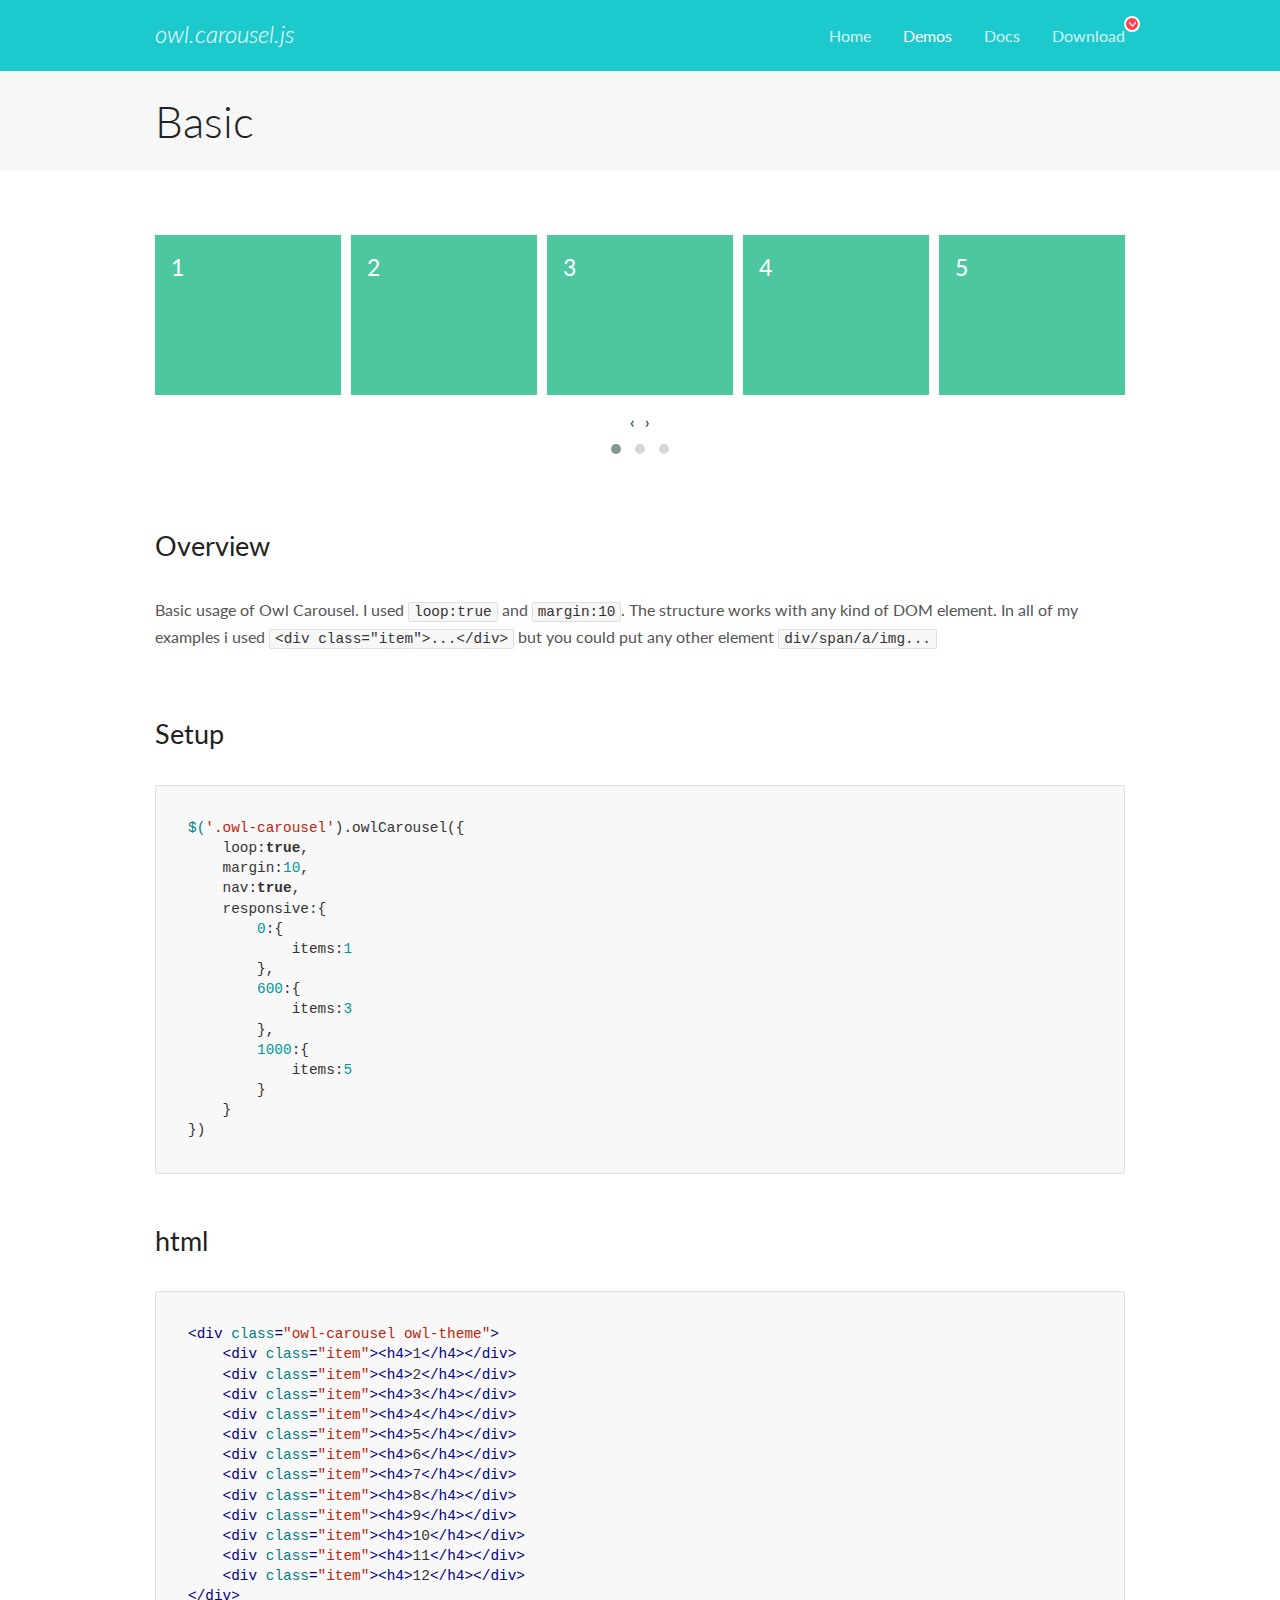
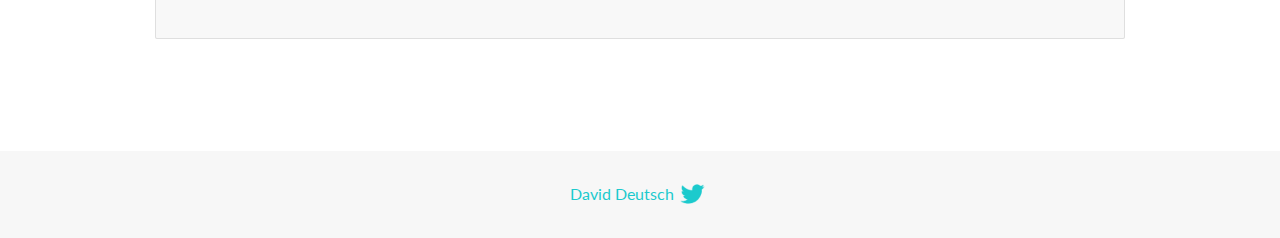
<file: lib/OwlCarousel2-2.3.4/docs/demos/basic.html>
<!DOCTYPE html>
<html lang="en">
  <head>

    <!-- head -->
    <meta charset="utf-8">
    <meta name="msapplication-tap-highlight" content="no" />
    <meta name="viewport" content="width=device-width, initial-scale=1.0" />
    <meta name="description" content="Basic usage demo">
    <meta name="author" content="David Deutsch">
    <title>
      Basic Demo | Owl Carousel | 2.3.4
    </title>

    <!-- Stylesheets -->
    <link href='https://fonts.googleapis.com/css?family=Lato:300,400,700,400italic,300italic' rel='stylesheet' type='text/css'>
    <link rel="stylesheet" href="../assets/css/docs.theme.min.css">

    <!-- Owl Stylesheets -->
    <link rel="stylesheet" href="../assets/owlcarousel/assets/owl.carousel.min.css">
    <link rel="stylesheet" href="../assets/owlcarousel/assets/owl.theme.default.min.css">

    <!-- HTML5 shim and Respond.js IE8 support of HTML5 elements and media queries -->

    <!--[if lt IE 9]>
      <script src="https://oss.maxcdn.com/libs/html5shiv/3.7.0/html5shiv.js"></script>
      <script src="https://oss.maxcdn.com/libs/respond.js/1.3.0/respond.min.js"></script>
    <![endif]-->

    <!-- Favicons -->
    <link rel="apple-touch-icon-precomposed" sizes="144x144" href="../assets/ico/apple-touch-icon-144-precomposed.png">
    <link rel="shortcut icon" href="../assets/ico/favicon.png">
    <link rel="shortcut icon" href="favicon.ico">

    <!-- Yeah i know js should not be in header. Its required for demos.-->

    <!-- javascript -->
    <script src="../assets/vendors/jquery.min.js"></script>
    <script src="../assets/owlcarousel/owl.carousel.js"></script>
  </head>
  <body>

    <!-- header -->
    <header class="header">
      <div class="row">
        <div class="large-12 columns">
          <div class="brand left">
            <h3>
              <a href="/OwlCarousel2/">owl.carousel.js</a> 
            </h3>
          </div>
          <a id="toggle-nav" class="right">
            <span></span> <span></span> <span></span> 
          </a> 
          <div class="nav-bar">
            <ul class="clearfix">
              <li> <a href="/OwlCarousel2/index.html">Home</a>  </li>
              <li class="active">
                <a href="/OwlCarousel2/demos/demos.html">Demos</a> 
              </li>
              <li> <a href="/OwlCarousel2/docs/started-welcome.html">Docs</a>  </li>
              <li>
                <a href="https://github.com/OwlCarousel2/OwlCarousel2/archive/2.3.4.zip">Download</a> 
                <span class="download"></span> 
              </li>
            </ul>
          </div>
        </div>
      </div>
    </header>

    <!-- title -->
    <section class="title">
      <div class="row">
        <div class="large-12 columns">
          <h1>Basic</h1>
        </div>
      </div>
    </section>

    <!--  Demos -->
    <section id="demos">
      <div class="row">
        <div class="large-12 columns">
          <div class="owl-carousel owl-theme">
            <div class="item">
              <h4>1</h4>
            </div>
            <div class="item">
              <h4>2</h4>
            </div>
            <div class="item">
              <h4>3</h4>
            </div>
            <div class="item">
              <h4>4</h4>
            </div>
            <div class="item">
              <h4>5</h4>
            </div>
            <div class="item">
              <h4>6</h4>
            </div>
            <div class="item">
              <h4>7</h4>
            </div>
            <div class="item">
              <h4>8</h4>
            </div>
            <div class="item">
              <h4>9</h4>
            </div>
            <div class="item">
              <h4>10</h4>
            </div>
            <div class="item">
              <h4>11</h4>
            </div>
            <div class="item">
              <h4>12</h4>
            </div>
          </div>
          <h3 id="overview">Overview</h3>
          <p>Basic usage of Owl Carousel. I used <code>loop:true</code> and <code>margin:10</code>. The structure works with any kind of DOM element. In all of my examples i used <code>&lt;div class=&quot;item&quot;&gt;...&lt;/div&gt;</code> but you could
            put any other element <code>div/span/a/img...</code></p>
          <h3 id="setup">Setup</h3>
          <pre><code>$(&#39;.owl-carousel&#39;).owlCarousel({
    loop:true,
    margin:10,
    nav:true,
    responsive:{
        0:{
            items:1
        },
        600:{
            items:3
        },
        1000:{
            items:5
        }
    }
})</code></pre>
          <h3 id="html">html</h3>
          <pre><code>&lt;div class=&quot;owl-carousel owl-theme&quot;&gt;
    &lt;div class=&quot;item&quot;&gt;&lt;h4&gt;1&lt;/h4&gt;&lt;/div&gt;
    &lt;div class=&quot;item&quot;&gt;&lt;h4&gt;2&lt;/h4&gt;&lt;/div&gt;
    &lt;div class=&quot;item&quot;&gt;&lt;h4&gt;3&lt;/h4&gt;&lt;/div&gt;
    &lt;div class=&quot;item&quot;&gt;&lt;h4&gt;4&lt;/h4&gt;&lt;/div&gt;
    &lt;div class=&quot;item&quot;&gt;&lt;h4&gt;5&lt;/h4&gt;&lt;/div&gt;
    &lt;div class=&quot;item&quot;&gt;&lt;h4&gt;6&lt;/h4&gt;&lt;/div&gt;
    &lt;div class=&quot;item&quot;&gt;&lt;h4&gt;7&lt;/h4&gt;&lt;/div&gt;
    &lt;div class=&quot;item&quot;&gt;&lt;h4&gt;8&lt;/h4&gt;&lt;/div&gt;
    &lt;div class=&quot;item&quot;&gt;&lt;h4&gt;9&lt;/h4&gt;&lt;/div&gt;
    &lt;div class=&quot;item&quot;&gt;&lt;h4&gt;10&lt;/h4&gt;&lt;/div&gt;
    &lt;div class=&quot;item&quot;&gt;&lt;h4&gt;11&lt;/h4&gt;&lt;/div&gt;
    &lt;div class=&quot;item&quot;&gt;&lt;h4&gt;12&lt;/h4&gt;&lt;/div&gt;
&lt;/div&gt;</code></pre>
          <script>
            $(document).ready(function() {
              var owl = $('.owl-carousel');
              owl.owlCarousel({
                margin: 10,
                nav: true,
                loop: true,
                responsive: {
                  0: {
                    items: 1
                  },
                  600: {
                    items: 3
                  },
                  1000: {
                    items: 5
                  }
                }
              })
            })
          </script>
        </div>
      </div>
    </section>

    <!-- footer -->
    <footer class="footer">
      <div class="row">
        <div class="large-12 columns">
          <h5>
            <a href="/OwlCarousel2/docs/support-contact.html">David Deutsch</a> 
            <a id="custom-tweet-button" href="https://twitter.com/share?url=https://github.com/OwlCarousel2/OwlCarousel2&text=Owl Carousel - This is so awesome! " target="_blank"></a> 
          </h5>
        </div>
      </div>
    </footer>

    <!-- vendors -->
    <script src="../assets/vendors/highlight.js"></script>
    <script src="../assets/js/app.js"></script>
  </body>
</html>
</file>
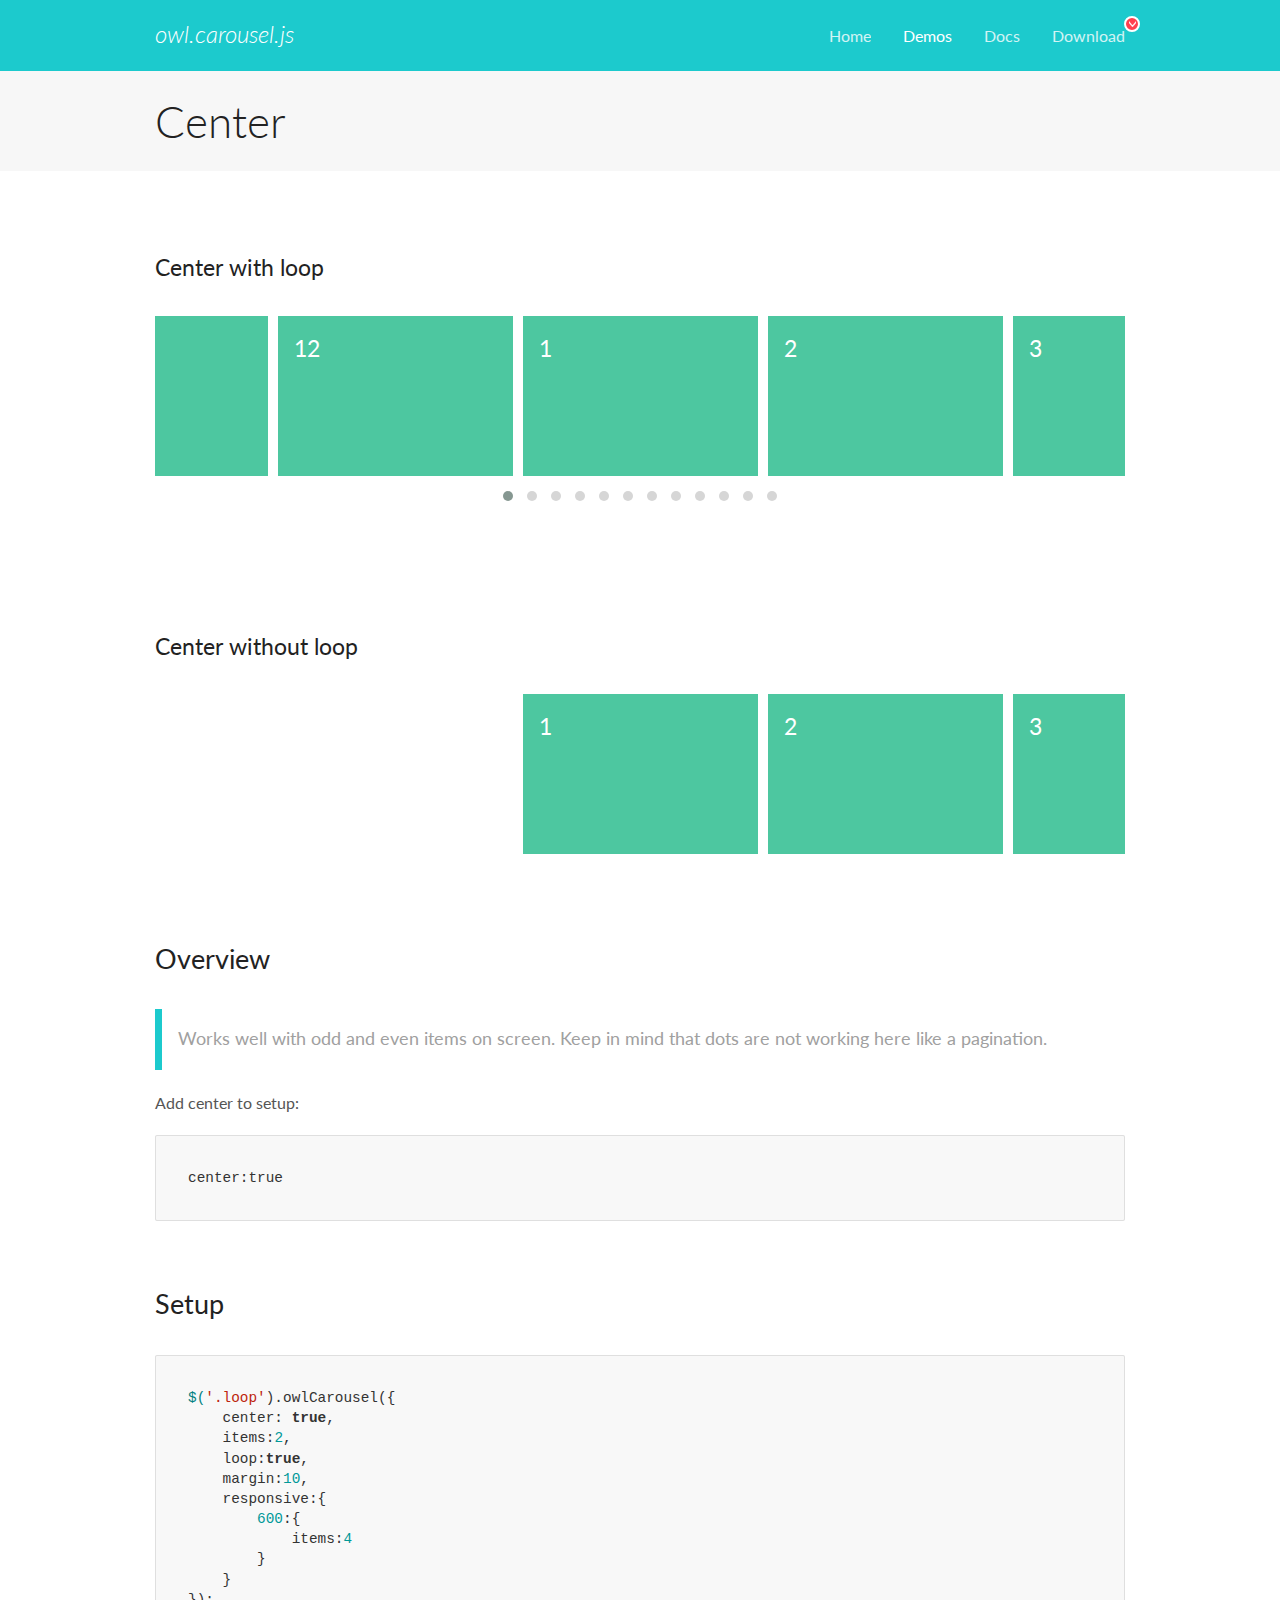
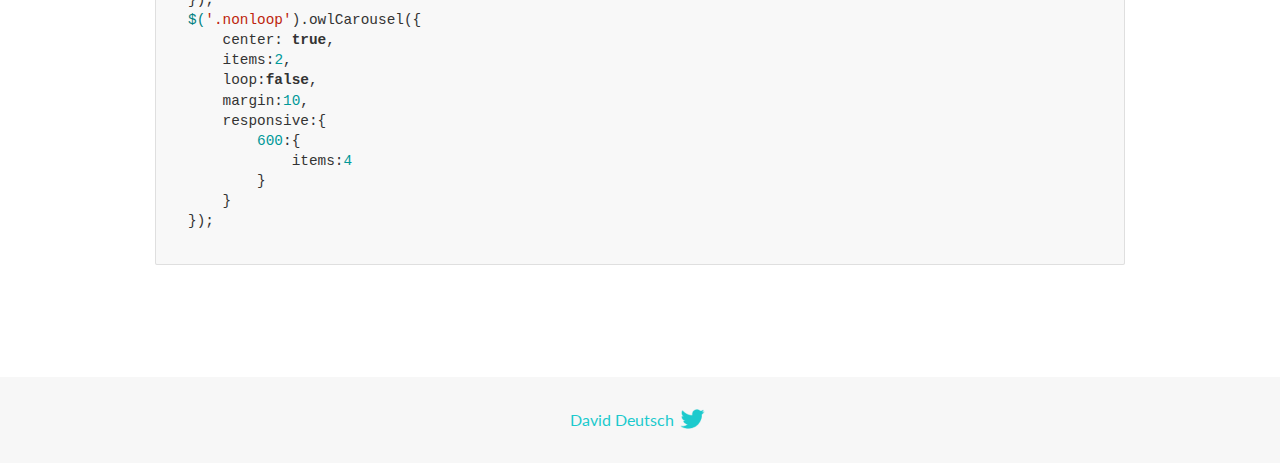
<file: lib/OwlCarousel2-2.3.4/docs/demos/center.html>
<!DOCTYPE html>
<html lang="en">
  <head>

    <!-- head -->
    <meta charset="utf-8">
    <meta name="msapplication-tap-highlight" content="no" />
    <meta name="viewport" content="width=device-width, initial-scale=1.0" />
    <meta name="description" content="Center carousel">
    <meta name="author" content="David Deutsch">
    <title>
      Center Demo | Owl Carousel | 2.3.4
    </title>

    <!-- Stylesheets -->
    <link href='https://fonts.googleapis.com/css?family=Lato:300,400,700,400italic,300italic' rel='stylesheet' type='text/css'>
    <link rel="stylesheet" href="../assets/css/docs.theme.min.css">

    <!-- Owl Stylesheets -->
    <link rel="stylesheet" href="../assets/owlcarousel/assets/owl.carousel.min.css">
    <link rel="stylesheet" href="../assets/owlcarousel/assets/owl.theme.default.min.css">

    <!-- HTML5 shim and Respond.js IE8 support of HTML5 elements and media queries -->

    <!--[if lt IE 9]>
      <script src="https://oss.maxcdn.com/libs/html5shiv/3.7.0/html5shiv.js"></script>
      <script src="https://oss.maxcdn.com/libs/respond.js/1.3.0/respond.min.js"></script>
    <![endif]-->

    <!-- Favicons -->
    <link rel="apple-touch-icon-precomposed" sizes="144x144" href="../assets/ico/apple-touch-icon-144-precomposed.png">
    <link rel="shortcut icon" href="../assets/ico/favicon.png">
    <link rel="shortcut icon" href="favicon.ico">

    <!-- Yeah i know js should not be in header. Its required for demos.-->

    <!-- javascript -->
    <script src="../assets/vendors/jquery.min.js"></script>
    <script src="../assets/owlcarousel/owl.carousel.js"></script>
  </head>
  <body>

    <!-- header -->
    <header class="header">
      <div class="row">
        <div class="large-12 columns">
          <div class="brand left">
            <h3>
              <a href="/OwlCarousel2/">owl.carousel.js</a> 
            </h3>
          </div>
          <a id="toggle-nav" class="right">
            <span></span> <span></span> <span></span> 
          </a> 
          <div class="nav-bar">
            <ul class="clearfix">
              <li> <a href="/OwlCarousel2/index.html">Home</a>  </li>
              <li class="active">
                <a href="/OwlCarousel2/demos/demos.html">Demos</a> 
              </li>
              <li> <a href="/OwlCarousel2/docs/started-welcome.html">Docs</a>  </li>
              <li>
                <a href="https://github.com/OwlCarousel2/OwlCarousel2/archive/2.3.4.zip">Download</a> 
                <span class="download"></span> 
              </li>
            </ul>
          </div>
        </div>
      </div>
    </header>

    <!-- title -->
    <section class="title">
      <div class="row">
        <div class="large-12 columns">
          <h1>Center</h1>
        </div>
      </div>
    </section>

    <!--  Demos -->
    <section id="demos">
      <div class="row">
        <div class="large-12 columns">
          <h4 id="center-with-loop">Center with loop</h4>
          <div class="loop owl-carousel owl-theme">
            <div class="item">
              <h4>1</h4>
            </div>
            <div class="item">
              <h4>2</h4>
            </div>
            <div class="item">
              <h4>3</h4>
            </div>
            <div class="item">
              <h4>4</h4>
            </div>
            <div class="item">
              <h4>5</h4>
            </div>
            <div class="item">
              <h4>6</h4>
            </div>
            <div class="item">
              <h4>7</h4>
            </div>
            <div class="item">
              <h4>8</h4>
            </div>
            <div class="item">
              <h4>9</h4>
            </div>
            <div class="item">
              <h4>10</h4>
            </div>
            <div class="item">
              <h4>11</h4>
            </div>
            <div class="item">
              <h4>12</h4>
            </div>
          </div>
          <br>
          <h4 id="center-without-loop">Center without loop</h4>
          <div class="nonloop owl-carousel">
            <div class="item">
              <h4>1</h4>
            </div>
            <div class="item">
              <h4>2</h4>
            </div>
            <div class="item">
              <h4>3</h4>
            </div>
            <div class="item">
              <h4>4</h4>
            </div>
            <div class="item">
              <h4>5</h4>
            </div>
            <div class="item">
              <h4>6</h4>
            </div>
            <div class="item">
              <h4>7</h4>
            </div>
            <div class="item">
              <h4>8</h4>
            </div>
            <div class="item">
              <h4>9</h4>
            </div>
            <div class="item">
              <h4>10</h4>
            </div>
            <div class="item">
              <h4>11</h4>
            </div>
            <div class="item">
              <h4>12</h4>
            </div>
          </div>
          <h3 id="overview">Overview</h3>
          <blockquote>
            <p>Works well with odd and even items on screen. Keep in mind that dots are not working here like a pagination.</p>
          </blockquote>
          <p>Add center to setup:</p>
          <pre><code>center:true</code></pre>
          <h3 id="setup">Setup</h3>
          <pre><code>$(&#39;.loop&#39;).owlCarousel({
    center: true,
    items:2,
    loop:true,
    margin:10,
    responsive:{
        600:{
            items:4
        }
    }
});
$(&#39;.nonloop&#39;).owlCarousel({
    center: true,
    items:2,
    loop:false,
    margin:10,
    responsive:{
        600:{
            items:4
        }
    }
});</code></pre>
          <script>
            jQuery(document).ready(function($) {
              $('.loop').owlCarousel({
                center: true,
                items: 2,
                loop: true,
                margin: 10,
                responsive: {
                  600: {
                    items: 4
                  }
                }
              });
              $('.nonloop').owlCarousel({
                center: true,
                items: 2,
                loop: false,
                margin: 10,
                responsive: {
                  600: {
                    items: 4
                  }
                }
              });
            });
          </script>
        </div>
      </div>
    </section>

    <!-- footer -->
    <footer class="footer">
      <div class="row">
        <div class="large-12 columns">
          <h5>
            <a href="/OwlCarousel2/docs/support-contact.html">David Deutsch</a> 
            <a id="custom-tweet-button" href="https://twitter.com/share?url=https://github.com/OwlCarousel2/OwlCarousel2&text=Owl Carousel - This is so awesome! " target="_blank"></a> 
          </h5>
        </div>
      </div>
    </footer>

    <!-- vendors -->
    <script src="../assets/vendors/highlight.js"></script>
    <script src="../assets/js/app.js"></script>
  </body>
</html>
</file>
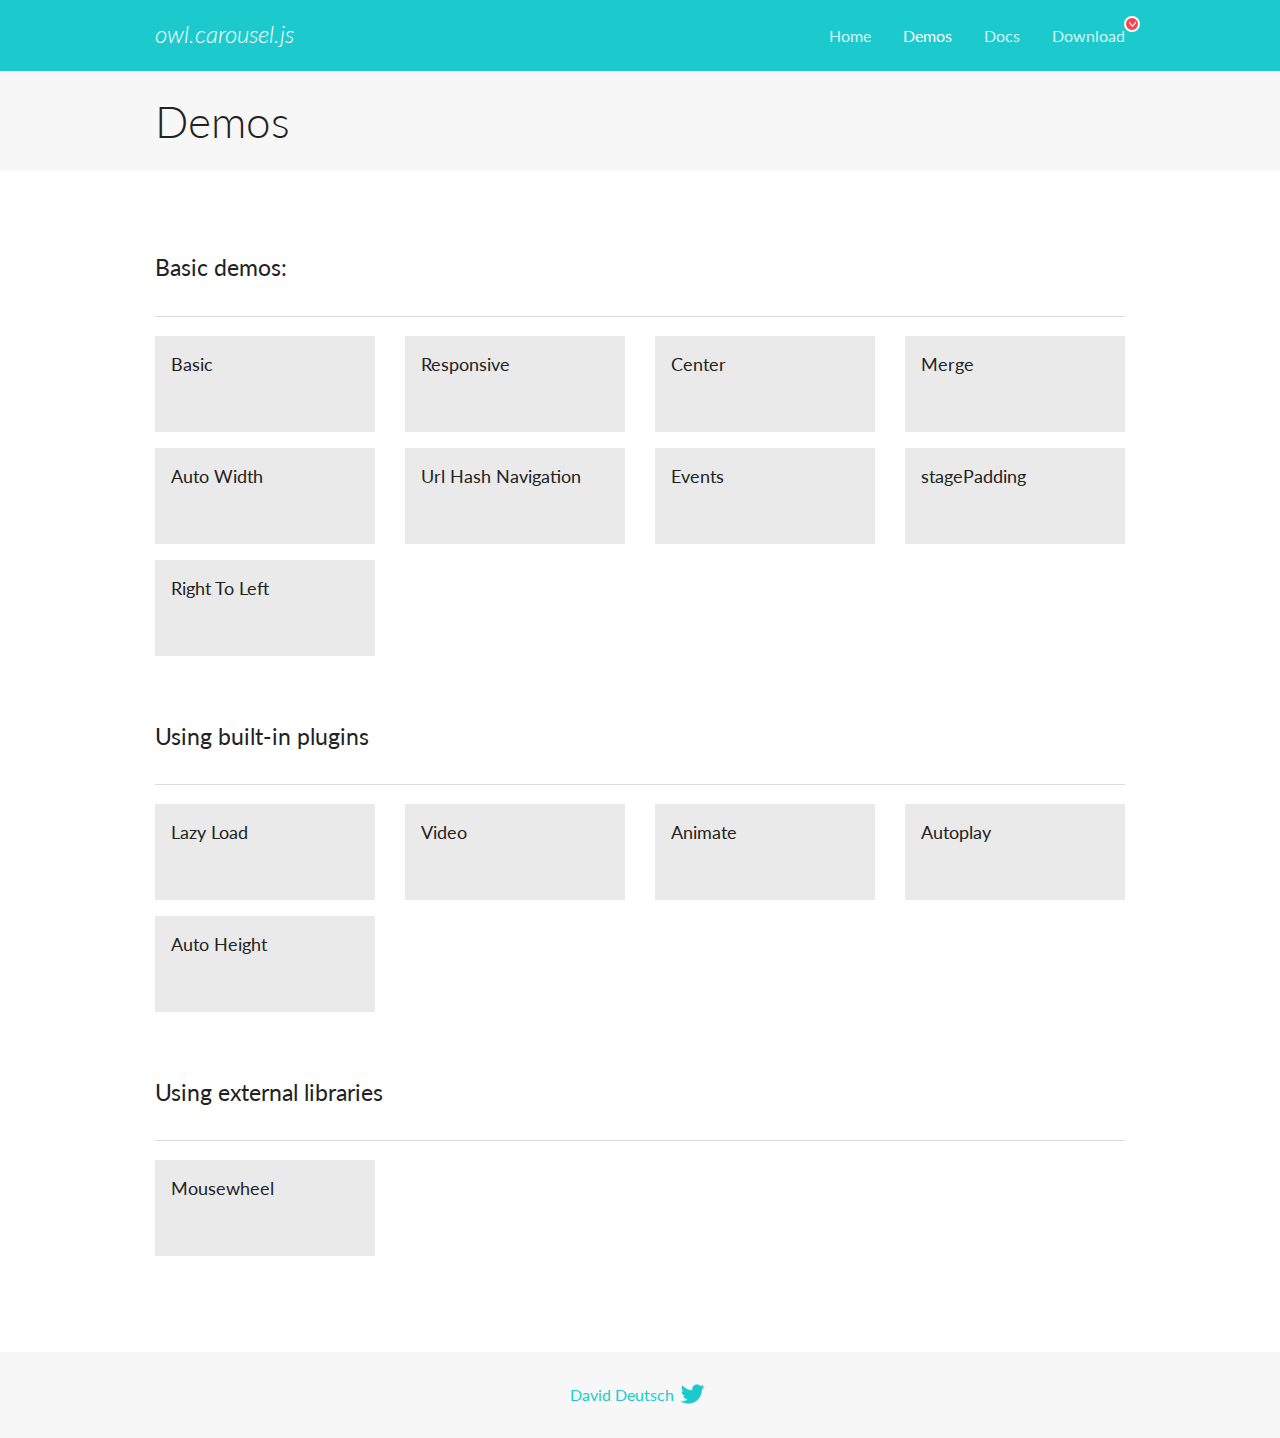
<file: lib/OwlCarousel2-2.3.4/docs/demos/demos.html>
<!DOCTYPE html>
<html lang="en">
  <head>

    <!-- head -->
    <meta charset="utf-8">
    <meta name="msapplication-tap-highlight" content="no" />
    <meta name="viewport" content="width=device-width, initial-scale=1.0" />
    <meta name="description" content="A list of Owl Carousel examples.">
    <meta name="author" content="David Deutsch">
    <title>
      Demos | Owl Carousel | 2.3.4
    </title>

    <!-- Stylesheets -->
    <link href='https://fonts.googleapis.com/css?family=Lato:300,400,700,400italic,300italic' rel='stylesheet' type='text/css'>
    <link rel="stylesheet" href="../assets/css/docs.theme.min.css">

    <!-- Owl Stylesheets -->
    <link rel="stylesheet" href="../assets/owlcarousel/assets/owl.carousel.min.css">
    <link rel="stylesheet" href="../assets/owlcarousel/assets/owl.theme.default.min.css">

    <!-- HTML5 shim and Respond.js IE8 support of HTML5 elements and media queries -->

    <!--[if lt IE 9]>
      <script src="https://oss.maxcdn.com/libs/html5shiv/3.7.0/html5shiv.js"></script>
      <script src="https://oss.maxcdn.com/libs/respond.js/1.3.0/respond.min.js"></script>
    <![endif]-->

    <!-- Favicons -->
    <link rel="apple-touch-icon-precomposed" sizes="144x144" href="../assets/ico/apple-touch-icon-144-precomposed.png">
    <link rel="shortcut icon" href="../assets/ico/favicon.png">
    <link rel="shortcut icon" href="favicon.ico">

    <!-- Yeah i know js should not be in header. Its required for demos.-->

    <!-- javascript -->
    <script src="../assets/vendors/jquery.min.js"></script>
    <script src="../assets/owlcarousel/owl.carousel.js"></script>
  </head>
  <body>

    <!-- header -->
    <header class="header">
      <div class="row">
        <div class="large-12 columns">
          <div class="brand left">
            <h3>
              <a href="/OwlCarousel2/">owl.carousel.js</a> 
            </h3>
          </div>
          <a id="toggle-nav" class="right">
            <span></span> <span></span> <span></span> 
          </a> 
          <div class="nav-bar">
            <ul class="clearfix">
              <li> <a href="/OwlCarousel2/index.html">Home</a>  </li>
              <li class="active">
                <a href="/OwlCarousel2/demos/demos.html">Demos</a> 
              </li>
              <li> <a href="/OwlCarousel2/docs/started-welcome.html">Docs</a>  </li>
              <li>
                <a href="https://github.com/OwlCarousel2/OwlCarousel2/archive/2.3.4.zip">Download</a> 
                <span class="download"></span> 
              </li>
            </ul>
          </div>
        </div>
      </div>
    </header>

    <!-- title -->
    <section class="title">
      <div class="row">
        <div class="large-12 columns">
          <h1>Demos</h1>
        </div>
      </div>
    </section>

    <!--  Demos -->
    <section id="demos">
      <div class="row">
        <div class="large-12 columns">
          <h4 id="basic-demos-">Basic demos:</h4>
          <hr>
          <div class="demo-list">
            <div class="row">
              <div class="small-6 medium-4 large-3 columns">
                <a href="basic.html" class="demo-block">
                  <h5>Basic </h5>
                </a> 
              </div>
              <div class="small-6 medium-4 large-3 columns">
                <a href="responsive.html" class="demo-block">
                  <h5>Responsive </h5>
                </a> 
              </div>
              <div class="small-6 medium-4 large-3 columns">
                <a href="center.html" class="demo-block">
                  <h5>Center </h5>
                </a> 
              </div>
              <div class="small-6 medium-4 large-3 columns">
                <a href="merge.html" class="demo-block">
                  <h5>Merge </h5>
                </a> 
              </div>
              <div class="small-6 medium-4 large-3 columns">
                <a href="autowidth.html" class="demo-block">
                  <h5>Auto Width </h5>
                </a> 
              </div>
              <div class="small-6 medium-4 large-3 columns">
                <a href="urlhashnav.html" class="demo-block">
                  <h5>Url Hash Navigation </h5>
                </a> 
              </div>
              <div class="small-6 medium-4 large-3 columns">
                <a href="events.html" class="demo-block">
                  <h5>Events </h5>
                </a> 
              </div>
              <div class="small-6 medium-4 large-3 columns">
                <a href="stagepadding.html" class="demo-block">
                  <h5>stagePadding </h5>
                </a> 
              </div>
              <div class="small-6 medium-4 large-3 columns">
                <a href="rtl.html" class="demo-block">
                  <h5>Right To Left </h5>
                </a> 
              </div>
            </div>
          </div>
          <h4 id="using-built-in-plugins">Using built-in plugins</h4>
          <hr>
          <div class="demo-list">
            <div class="row">
              <div class="small-6 medium-4 large-3 columns">
                <a href="lazyLoad.html" class="demo-block">
                  <h5>Lazy Load </h5>
                </a> 
              </div>
              <div class="small-6 medium-4 large-3 columns">
                <a href="video.html" class="demo-block">
                  <h5>Video </h5>
                </a> 
              </div>
              <div class="small-6 medium-4 large-3 columns">
                <a href="animate.html" class="demo-block">
                  <h5>Animate </h5>
                </a> 
              </div>
              <div class="small-6 medium-4 large-3 columns">
                <a href="autoplay.html" class="demo-block">
                  <h5>Autoplay </h5>
                </a> 
              </div>
              <div class="small-6 medium-4 large-3 columns">
                <a href="autoheight.html" class="demo-block">
                  <h5>Auto Height </h5>
                </a> 
              </div>
            </div>
          </div>
          <h4 id="using-external-libraries">Using external libraries</h4>
          <hr>
          <div class="demo-list">
            <div class="row">
              <div class="small-6 medium-4 large-3 columns">
                <a href="mousewheel.html" class="demo-block">
                  <h5>Mousewheel </h5>
                </a> 
              </div>
            </div>
          </div>
        </div>
      </div>
    </section>

    <!-- footer -->
    <footer class="footer">
      <div class="row">
        <div class="large-12 columns">
          <h5>
            <a href="/OwlCarousel2/docs/support-contact.html">David Deutsch</a> 
            <a id="custom-tweet-button" href="https://twitter.com/share?url=https://github.com/OwlCarousel2/OwlCarousel2&text=Owl Carousel - This is so awesome! " target="_blank"></a> 
          </h5>
        </div>
      </div>
    </footer>

    <!-- vendors -->
    <script src="../assets/vendors/highlight.js"></script>
    <script src="../assets/js/app.js"></script>
  </body>
</html>
</file>
<file: assets/css/style.css>
/* Common./Start  */
@font-face {
    font-family: mont;
    src: url("../fonts/Montserrat-SemiBold.ttf");
}

body{
    overflow-x: hidden;
    font-family: "Roboto", sans-serif;
}

*:hover a{
    text-decoration: none;
}

/* http://meyerweb.com/eric/tools/css/reset/ 
   v2.0 | 20110126
   License: none (public domain)
*/

html, body, div, span, applet, object, iframe,
h1, h2, h3, h4, h5, h6, p, blockquote, pre,
a, abbr, acronym, address, big, cite, code,
del, dfn, em, img, ins, kbd, q, s, samp,
small, strike, strong, sub, sup, tt, var,
b, u, i, center,
dl, dt, dd, ol, ul, li,
fieldset, form, label, legend,
table, caption, tbody, tfoot, thead, tr, th, td,
article, aside, canvas, details, embed, 
figure, figcaption, footer, header, hgroup, 
menu, nav, output, ruby, section, summary,
time, mark, audio, video {
	margin: 0;
	padding: 0;
	border: 0;
	font-size: 100%;
	vertical-align: baseline;
    text-decoration: none;
}
/* HTML5 display-role reset for older browsers */
article, aside, details, figcaption, figure, 
footer, header, hgroup, menu, nav, section {
	display: block;
}
body {
	line-height: 1;
}
ol, ul {
	list-style: none;
}
blockquote, q {
	quotes: none;
}
blockquote:before, blockquote:after,
q:before, q:after {
	content: '';
	content: none;
}
table {
	border-collapse: collapse;
	border-spacing: 0;
}
/* Common./End  */


 /* #region top-bar */

/* top-bar./Start */
body .container{
    max-width: 1320px;
}

 .top-bar {
    height: 54px;
    border-bottom: 1px solid #ddd;
}

.top-bar .wrap-navbar-center{
    width: 100%;
    height: 54px;
    display: flex;
}

.top-bar .wrap-navbar-right{
    width: 100%;
    height: 54px;
}

.wrap-navbar-center{
    display: flex;
}

.wrap-language{
    width: 15%;
    height: 54px;
    display: flex;
    align-items: center;
}

.menu-topbar{
    width: 85%;
    height: 54px;
}

.menu-topbar .svg-inline--fa{
    height: 12px;
}

.wrap-language img{
    width: 16px;
    height: 16px;
    border-radius: 100%;
    overflow: hidden;
    object-fit: cover;
    margin: 4px;
}

.lang {
    color: #ccc;
    font-size: 13px;
    text-transform: uppercase;
}

.menu-topbar ul ,.wrap-navbar-right ul{
    display: flex;
    align-items: center;
    height: 54px;
    margin: unset;
}

.wrap-navbar-right ul{
    justify-content: flex-end;
}

.menu-topbar ul li ,.wrap-navbar-right ul li{
    list-style: none;
    margin: 0px 7px;
}

.menu-topbar ul li a ,.wrap-navbar-right  ul li a{
    color: #698299;
    font-size: 14px;
}

.wrap-navbar-right  ul li a .svg-inline--fa{
    font-size: 16px;
}

.menu-topbar ul li:nth-child(1) a{
    font-weight: bold;
    color: #333;
}

.menu-topbar ul li:nth-child(4) a{
    color: #fe0808;
}

/* top-bar./End */
/* #endregion */

/* #region Header-main*/

/* Header-main./Start */
.header-main {
    height: 90px;
    align-items: center;
}

.header-main .container .row{
    position: relative;

}

.header-main .wrap-menu-header{
    height: 90px;
    display: flex;
    align-items: center;
}

.header-main .wrap-nav-header{
    width: 100%;
    height: 90px;
    display: flex;
    align-items: center;
    justify-content: center;
}


.wrap-menu-header .wrap-navbar-right ul li{
    display: none;
}

/* Header-main wrap-menu-header ./Start */
/* .header-main .wrap-menu-header a{
    margin:0 20px;
} */

.sidebar {
    height: 100%;
    width: 0;
    position: fixed;
    z-index: 1;
    top: 0;
    left: 0;
    background-color: rgba(0, 0, 0, 0.5);;
    overflow-x: hidden;
    transition: 0.5s;
    padding-top: 60px;
    z-index: 99;
  }

  .sidebar a {
    padding: 8px 8px 8px 16px;
    font-size: 18px;
    color: white;
    display: block;
    transition: 0.3s;
  }

  .sidebar a:hover {
    color: #f1f1f1;
  }

  .sidebar .closebtn {
    position: absolute;
    top: 0;
    right: 0;
    font-size: 36px;
    margin-left: 50px;
  } 

  .openbtn {
    font-size: 32px;
    cursor: pointer;
    background-color: #fff;
    color: #698299;
    padding: 0px;
    border: none;
  }

 .show-list-1 , .show-list-2 ,.show-list-3 ,
 .show-list-4 , .show-list-5, .show-list-6 , .show-list-7{
      display: none;
  }

  .show-list-1-show{
      display: block;
  }

   .hide-class{
       display: none;
   }

  .sidebar .nav-link{
      color: white;
  }

  .sidebar li{
      position: static;
  }
  .sidebar li a{
      position: relative;
  }
  
  .sidebar .dropdown-toggle::after {
      display: none;
  }

  .sidebar .svg-inline--fa {
    position: absolute;
    right: 24px;
    bottom: 12px;
    font-size: 16px;
    /* transform: translateY(-50%) rotate(-180deg); */

  }

  .sidebar ul li a{
      padding-left: 60px;

      font-size: 16px;
  }

  .sidebar a:hover{
      color: #dd9933;
  }

  /* .sidebar li a:hover .sidebar .svg-inline--fa{
    transform: translateY(-50%) rotate(-180deg);
   } */
  
  #main {
    transition: margin-left .5s;
    padding: 16px;
  }

  .wrap-store-logo{
      display: flex;
  }
  
/* Header-main wrap-menu-header ./End */


/* Header-main nav ./Start */

.wrap-nav-header ul li{
    margin:0 6px;
} 

.wrap-nav-header ul li a{
    font-size: 15px;
    padding: 0px;
    color: #303036;
} 

.wrap-nav-header ul li a:hover{
    color: #dd9933;
}

.wrap-nav-header ul li a .svg-inline--fa{
    font-size: 10px;
    margin-bottom: 2px;
}

.wrap-nav-header ul li ::after{
    display: none;
} 

.wrap-search{
    height: 90px;
    width: 100%;
    display: flex;
    align-items: center;
  }
  
  .searchTerm {
    width: 100%;
    background: #f7f7f7;
    border: none;
    border-radius: 99px 0 0 99px;
    outline: none;
    padding: 10px 0px 10px 25px;
    font-size: 14px;
  }
  
  .searchButton {
    width: 50px;
    height: 40px;
    background: #f7f7f7;
    color: #ccc;
    text-align: center;
    border: none;
    border-radius: 0 99px 99px 0;
    cursor: pointer;
    font-size: 20px;
  }

/* Header-main nav ./End */

/* Header-main./End */

.header-main ul li{
    position: static;
}

.mega-box-submenu{
    position: absolute;

    top: 80px;
    left: 0;

    width: 100%;
    z-index: 9;

}   

.header-main ul li:first-child:hover{
    transition-duration: 2s;
}

.submenu-content {
    padding: 25px 16px;
    display: flex;
    width: 100%;
    justify-content: space-between;
    background-color: white;
}

.submenu-content .row{
    width: calc(12.5% - 16px);
}

.submenu-content .row:last-child{
    width: calc(25% - 16px);
}

.submenu-content .row img{
    width: 100%;
    height: auto;
    
    object-fit: cover;    
}

.submenu-content ul li a{
    font-size: 18px;
    line-height: 28px;

    padding: 6px 0;

    color: #7777a0;
    display: block;
}

.wrap-nav-header .room-submenu{
    background-color: white;

    position: absolute;
    top: 90px;
    line-height: 45px;

    width: 180px;

    z-index: 9;
}

.wrap-nav-header .room-submenu li a{
    font-size: 18px;
    line-height: 28px;

    padding:10px 20px;
}

.header-main ul li:first-child:hover .mega-box-submenu,
.header-main ul li:nth-child(2):hover  .room-submenu{
    opacity: 1;
    visibility: visible
    
}


.header-main ul li:first-child:not(:hover) .mega-box-submenu
,.header-main ul li:nth-child(2):not(:hover)  .room-submenu
{
    opacity: 0;
    visibility: hidden;
    transition-duration: 0.7s;
    
}


/* #endregion */

/* #region Banner.Start */
.banner-common{
    width: 100%;
    height: 900px;
    background-repeat: no-repeat;
    /* Ảnh trên các kích thước luôn hiển thị hoàn hảo */
    background-size: cover;    
}

.banner-bordeaux{
    background-image: url("../images/great-room-ideas-alexander.jpg ");  
}

.banner-marseille{
    background-image: url("../images/interior-parihar-constructions.jpg");        
}

.banner-addition-1{
    margin-top: 100px;
    background-image: url("../images/hang-trang-tri-micheal-aram.jpg");      
}

.banner-addition-2{
    background-image: url("../images/giuong-iris-dep-gia-tot-hoc-keo.jpg");      
}

.banner-addition-address{
    background-image: url("../images/cua-hang-nha-xinh.jpg");      
}

.box-content{
    width: 100%;
    height: 100%;
    box-shadow: inset 2200px 0 0 0 rgba(0, 0, 0, 0.3);
    position: relative;     
}

.box-promo-title{
    width: 60%;
    height: 200px;

    position: absolute;
    top: 50%;
    left: 50%;
    transform: translate(-50%,-50%);
}

.banner-addition-1 .box-promo-title{
    top: 32%;
}

.banner-addition-2 .box-promo-title{
    top: 32%;
}

.banner-addition-2 .box-promo-title{
    top: 42%;
}

.box-promo-title h1{
    font-size: 2.4em;
    color: #f7f7f7;
    text-transform: uppercase;
    font-weight: bold;
    text-align: center;
    margin-bottom: 24px;
    font-family: mont;
}

.banner-addition-1 .box-promo-title h1{
    font-size: 3.8em;
    color: #f7f7f7;
    text-transform: uppercase;
    font-weight: bold;
    text-align: center;
    margin-bottom: 24px;
    font-family: mont;
}


.banner-addition-2 .box-promo-title h1{
    font-size: 3.2em;
    color: #f7f7f7;
    text-transform: uppercase;
    font-weight: bold;
    text-align: center;
    margin-bottom: 24px;
    font-family: mont;
}


/* .banner-addition-address */

.banner-addition-address
{
    height: 700px;
}

.banner-addition-address .box-content {
    box-shadow: inset 2200px 0 0 0 rgba(0, 0, 0, 0.5);
}

.banner-addition-address .box-promo-title {
    top: 82%;
}

.banner-addition-address .box-promo-title h1{
    font-size: 3.6em;
}

/* .banner-addition-address */

.box-content p{
    font-size: 1em;
    color: #f7f7f7;
    text-transform: uppercase;
    font-weight: bold;
    text-align: center;
    padding: 0px 0 36px 20px;
    display: block;
    margin: auto;
}

.box-content a{
    font-size: 1em;
    color: #f7f7f7;
    text-transform: uppercase;
    font-weight: bold;
    text-align: center;
    background-color: #d26e4b;
    padding: 14px 20px;
    display: block;
    width: 180px;
    margin: auto;
}


.owl-theme .owl-dots .owl-dot span {
    width: 40px;
    height: 8px;
    border-radius: 30px;
}

.owl-theme .owl-dots .owl-dot.active span, .owl-theme .owl-dots .owl-dot:hover span{
    background-color: #fbaf1a;
}
/* #endregion Banner./End */

/* #region room-category.Start */
.catalog-by-room
{
    margin-top: 60px;
}

.catalog-by-room h2
{    
    font-weight: 600;
    font-size: 24px;
    line-height: 32px;
    color: #0A0A0B;
    padding:0 0 16px 0;
    font-family: mont;
}

.catalog-by-room p
{    
    font-size: 14px;
    line-height: 24px;
    color: #303036;
    padding-bottom: 12px;
}

.catalog-by-room a
{    
    color: #A9A9B2;
    font-size: 14px;
    text-transform: uppercase;
}

.catalog-by-room a i ::after{
    display: none;
} 

.catalog-by-room a i .svg-inline--fa{
   margin-left: 2px;
} 

.living-room .room-desc , .decorations .room-desc{
    display: none;
}

.living-room a{
    width: 100%;
    display: block;
}

.living-room a img{
    max-width: 100%;
    overflow: hidden;
    object-fit: cover;
}

.wrap-decorations{
    width: 100%;
    display: flex;
    position: relative;
    justify-content: flex-end;
}

.wrap-decorations .wrap-room-desc{
    width: 40%;
}


.wrap-decorations .decorations{
    width: 60%;
}

.wrap-decorations .decorations img{
    width: 100%;
}

.decorations{
    display: flex;
    justify-content: flex-end;
}

.decorations .box-promo-title
{
    display: none;
}

.decorations a{
    overflow: hidden;
    object-fit: cover;
    display: block;
}

.decorations img{
    width: 90%;
    height: 90%;
}

.wrap-decorations .room-desc:nth-child(1){
    position: absolute;
    width: 33%;
    height: 50%;
    left: 3%;
}

.wrap-decorations .room-desc:nth-child(2){
    position: absolute;
    top: 60%;
    left: 10%;
    width: 33%;
    height: 50%;

    padding: 10px;
}

.wrap-bedroom{
    margin-top: 100px;
    width: 100%;

    display: flex;
}

.wrap-bedroom .bedroom-link{
    width: 50%;
    margin:0 8%;
    display: flex;
    justify-content: flex-end;
}

.wrap-bedroom .room-desc{
    width: 30%;
}

.wrap-bedroom a img{
    width: 100%;

    display: flex;
}

/* bedroom */

/* dinning room */
.wrap-dinningroom{
    margin-top: 100px;
    width: 100%;
}

.wrap-dinningroom .dinningroom-link img{
    width: 70%;
    margin:-12% 10% 0 10%;
}

.wrap-dinningroom .room-desc{
    width: 70%;
    margin:40px 10% 0 10%;
}

/* dinning room */

/* list-new-product  */

/* #endregion */

/* #region list-new-product  */

.list-new-product{
    margin: 100px 24px;
    /* background-color: #A9A9B2; */
}

.list-title{
    width: 100%;
    margin-bottom: 40px;

    display: flex;

    border-bottom: 1px solid #ececec ;
}

.list-title h2{
    font-size: 24px;
    font-family: mont;
    line-height: 40px;
    border-bottom: 2px solid #ddd ;
}


.list-title a{
    font-size: 14px;
    line-height: 40px;
    padding-left:20px;
    color: #0A0A0B;
}

.list-title a .svg-inline--fa{
    padding-left: 4px;
}

.wrap-product{
    height:360px;
}

.wrap-product a{
    color: #0A0A0B;
}

.wrap-product a .product-img{
    width: 100%;
    display: block;
    /* margin: 0 24px; */
    overflow: hidden;
    object-fit: cover;
}

.wrap-product a .product-img-alter{
    width: 100%;
    display: none;
    /* margin: 0 24px; */
    overflow: hidden;
    object-fit: cover;
}

.wrap-product a .name{
    color: #0A0A0B;
    font-size: 14px;
    padding: 24px 24px 0 24px;
}

.wrap-product a .price{
    color: #0A0A0B;
    font-size: 15px;
    font-weight: bold;
    text-align: end;
    padding: 24px;
}

.wrap-product .add-to-cart{
    margin-bottom: 20px;
    padding: 12px 24px;
    margin-left: 24px;
    border: 1px solid #000;
    background-color: white;
    display: none;
    text-transform: uppercase;
}

.wrap-product .add-to-cart:hover{
    background-color: #000;
    color: white;
}

.wrap-product:hover{
    border: 1px solid #ddd;
}

.wrap-product:hover .add-to-cart{
    display: block;
}

.wrap-product:hover a .product-img{
    src: url(../images/sofa-square-1.jpg);
}

.wrap-product:hover a .product-img{
    display: none;
}

.wrap-product:hover a .product-img-alter{
    display: block;
}

/* #endregion list-new-product  */

/* #region footer  */ 
.footer{
    background-color: #303036;
}

.footer a ,.footer h1, .footer p {
    color: white;
}

.wrap-footer-item{
    margin: 40px 24px;
}

.footer-item-title{
    font-weight: bold;
    margin: 48px 0 0 0;
}

.footer-item-content{
    margin: 48px 0 0 0;
}

.wrap-footer-item ul li{
    margin: 12px 0;
}

.wrap-footer-item ul li a ,.wrap-footer-item ul li p{
    font-size: 14px;
    line-height: 24px;
}

.follow-us-chain{
    border: 1px solid white;
    padding: 8px;
    display: block;
    width: auto;
    text-align: center;
}

.footer-email-signup{
    display: flex;
    width: auto;
}

.footer-email-signup input[type="text"]{
    background-color: #59595e;
    color: white;
    width: 160px;
    padding: 8px;
    border: #000;
    outline:none;
}

.footer-email-signup input[type="text"]::placeholder{
    color: white;
}

.footer-email-signup input[type="submit"]{
    background-color: #0a0a0b;
    color: white;
    padding: 8px;
    margin-right: 24px;
}

.wrap-license{
    width: 100%;

    display: flex;
    align-items: center;
    /* justify-content: center; */
}

.wrap-license p{
    font-size: 14px;
    width: 100%;
    color: #abb8c3;
    line-height: 20px;
    text-align: center;
    padding: 40PX;
}

/* #endregion */

/* #region living-room-page */


.banner-living-room{
    background-image: url("../images/sofa-maxine-vai-vang-2.jpg");   
    background-position: 47% 92%;   
}

.banner-living-room
{
    height: 500px;
}

.banner-living-room .box-content {
    box-shadow: inset 2200px 0 0 0 rgba(0, 0, 0, 0.4);
}

.banner-living-room .box-promo-title {
    top:88%;
    height: auto;
}

.banner-living-room .box-promo-title h1{
    font-size: 2.8em;
}

.living-room-menu{
    margin: 60px 0;
    background-color: #f6f7f8;
    
}

.living-room-content a{
    color: #0A0A0B;
}

.living-menu-title{
    font-size: 15px;
    line-height: 24px;
    
    display: flex;
    font-weight: bold;

    padding: 0 20px;

    border-left: 3px solid #fbaf1a;
}

.living-menu-items{
    margin: 24px;
}

.living-menu-items ul li{
    padding: 4px;
}

.living-menu-items ul li:nth-child(3),
.living-menu-items ul li:nth-child(7){
    border-bottom: 1px solid #ddd;
}

.living-menu-items ul li a{
    margin: 24px 3px;
    font-size: 15px;
    line-height: 24px;
}

.living-menu-items ul li a:hover{
    color: #dd9933;
}

.wrap-room-type{
    display: flex;
    margin: 60px 20px 60px 20px;
}

.room-type{
    width: 49%;
    margin-left: 4px;
}

.room-type a img{
    width: 100%;
    height: 300px;
    overflow: hidden;
    object-fit: cover;
}

.room-type a .type{
    font-family: mont;
    font-weight: bold;
    font-size: 16px;
    line-height: 24px;
    padding: 8px;
    margin:0 6px 0px 6px;
}

.room-type a .description{
    padding: 8px;
    margin:0 6px 4px 6px;
    line-height: 20px;
    font-size: 14px;
}

.room-type .description-view{
    padding: 4px 8px;
    line-height: 24px;
    margin:0 12px 20px 12px;

    border: 1px solid black;
    background-color: white;
    color: black;

    display: block;
    width: 120px;
    text-align: center;
}

.room-type .description-view:hover{
    background-color: black;
    color: white;
}

/* #endregion */

/* #region product-category */
.banner-sofa-categoty
{
    height: 440px;
}

.banner-sofa-categoty{
    background-image: url("../images//nha-xinh-phong-khach-sofa-jazz-mau-cognac-phong-cach.jpg");   
    background-position: 47% 50%;   
}

.banner-sofa-categoty .box-content {
    box-shadow: inset 2200px 0 0 0 rgba(0, 0, 0, 0.3);
}

.banner-sofa-categoty .box-content a {
    font-size: 1em;
    color: #f7f7f7;
    font-weight: unset;
    text-align: center;
    background-color: unset;
    padding: 14px 20px;
    display: block;
    margin: auto;

    width: auto;
}


.banner-sofa-categoty .box-promo-title {
    top:96%;

}

.banner-sofa-categoty .box-promo-title h1{
    font-size: 2.8em;
}


.banner-sofa-categoty ul{
    display: flex;
}

.wrap-breadcrumb{
    margin: 40px 0;
}
.breadcrumb{
    background-color: white;
}

.breadcrumb a{
    font-size: 20px;
    font-weight: 400;
    color: #698299;
    margin-top: 40px;
    padding: 4px;
    font-family: mont;
}

.breadcrumb-item.active {
    font-family: mont;
    font-size: 20px;;
    color: salmon;
}

.filter-attr-tittle{
    margin:16px 13px;
}

.sofa-category-filter .dropdown button{
    width: 100%;
    border-bottom: 1px solid;
}

.sofa-category-filter .dropdown .dropdown-toggle::after
{
    display: none;
}

.sofa-category-filter .dropdown  .svg-inline--fa{
    font-size: 12px;
    margin:2px 0 0 12px;
}

.sofa-category-filter .dropdown .dropdown-item{
    line-height: 20px;
    padding: 8px;
}

.dropdown-menu.show {
    display: block;
    width: 100%;
}

.wrap-filter-btn{
    width: 100%;
    display: flex;
    justify-content: flex-end;
}

.wrap-filter-btn button{
    background-color: #000;
    color: white;
    padding: 12px 20px;
    text-transform: uppercase;
}

/* #endregion */
    
/* #region Product-detail */
.wrap-product-detail .product-img{
    width: 100%;
    border-right: 1px solid #efdfd9;
}

.wrap-product-detail .product-img img{
    width: 100%;
    overflow: hidden;
    object-fit: cover;
}


.wrap-product-infos{
    width: 90%;
    margin:0 5%;
}

.wrap-product-infos .product-name{
    font-size: 24px;
    font-family: mont;
    padding: 8px;
}

.wrap-product-infos .product-prize{
    font-size: 28px;
    color: #D26E4B;
    font-weight: bold;
    padding: 8px;
}

.product-infos{
    margin-top: 20px;
}

.product-infos ul li p{
    padding: 8px;
    opacity: 0.7;
}

.product-infos ul li a{
    color: #698299;
}

.product-infos ul li .product-size{
    font-weight: bold;
    font-size: 19px;
}


.product-infos ul li .product-material{
    font-weight: bold;
    font-size: 19px;

}

.product-infos ul li .product-size-info, 
.product-infos ul li .product-material-info{
    font-weight: 400;
    font-size: 12px;
    line-height: 21px;
    border: 1px solid #0a0a0b;

    padding: 0px 4px 0px 8px;
    margin:0 10px 0px 12px
}

.product-available{
    font-weight: bold;
}

.product-infos .add-to-cart{
    margin: 20px 8px 0 8px;
    padding: 12px;
    background-color: #000;
    color: white;
    text-transform: uppercase;
}

.product-infos .more-info{
    width: 100%;
    /* height: 400px; */
    margin: 40px 8px 40px 8px;
}

.product-infos .more-info  .tab-content{
    margin-top: 40px;
}

.product-infos .product-rate{
    margin: 12px 0;
}

.product-rating{
    margin-top: 20px;
    background-color: #f7f7f7;
}

.product-rating p{
    padding: 20px ;
}

.you-can-like{
    font-size: 44px;
    text-transform: none;
    font-weight: 600;
    font-family: mont;
    margin-bottom: 20px;
}
/* #endregion */

/* #region Cart */

.wrap-cart-title {
    margin-top: 40px;
    font-size: 24px;
}

.wrap-cart-title h1{
    padding: 2px 0 0 0;
}

.wrap-cart-title span{
    font-size: 15px;
    background-color: red;
    padding: 0px 6px 0px 6px;
    margin-bottom: 3px;
    color: white;
    border-radius: 99px;
    line-height: 24px;
    margin:-0 6px;

}

.wrap-cart-content{
    margin-top: 40px;
}

.wrap-cart-infos{
    border: 1px solid #A9A9B2;
    margin: 40px 0;
}

.wrap-cart-infos .cart-title{
    font-weight: bold;
    font-size: 28px;
    font-family: "Roboto", sans-serif;
    padding: 32px;

}

.wrap-cart-infos  .cart-prize{
    display: flex;
    margin: 8px 32px 0 32px;
    justify-content: space-between;
}

.cart-prize-title , .cart-ship-title,.cart-total-title { 
    font-size: 18px;
}

.cart-prize-money , .cart-total-money {
    font-size: 16px;
    font-weight: bold;
}


.wrap-cart-infos  .cart-ship{
    display: flex;
    margin: 40px 32px 0 32px;
    justify-content: space-between;
}

.cart-ship-money {
    font-size: 18px;
}

.discount-code{
    margin: 32px;
    display: flex;
    justify-content: space-between;
}

.discount-code input{
    width: 60%;
    padding: 8px 8px 12px 8px;
}

.discount-code button{
    width: 39%;
    padding: 8px 8px 8px 8px;
    text-transform: uppercase;
    background-color: #000;
    color: white;
}

.wrap-cart-infos  .cart-total{
    display: flex;
    margin: 40px 32px 0 32px;
    justify-content: space-between;
}

.shipment-details-title{
    padding: 40px 32px 0 32px;
    font-weight: bold;
}

.shipment-details-info{
    padding: 12px 32px 0 32px;
    line-height: 24px;
}

.shipment-time{
    margin: 40px 32px 0 32px;
}

.address-near-you{
    display: block;
    padding: 40px 32px 0px 32px;
    color: #FBAF1A;
}

.address-near-you:hover{
    color: #FBAF1A;
}

.wrap-cart-btn{
    display: flex;
    justify-content: space-between;
    padding: 40px 32px 40px 32px;
}

.more-purchase , .purchasing{
    width: 46.5%;
    padding:12px 8px;
    text-transform: uppercase;
    line-height: 28px;
}

.more-purchase{
    background-color: white;
    font-weight: 600;
}

.more-purchase:hover{
    background-color: #000;
    color: white;
}

.purchasing{
    background-color: #000;
    color: white;
    font-weight: 600;
}

.products-in-cart{
    display: flex;
    margin-top: 50px;
}

.products-in-cart .cart-product-img{
    width: 28%;
}

.products-in-cart .cart-product-img img{
    width: 100%;
    padding: 16px 0;
}

.cart-product-info{
    width: 64%;
    font-family: "Roboto", sans-serif;
}

.cart-product-title{
    display: flex;
    justify-content: space-between;
}

.cart-product-name h2{
    font-size: 18px;
}

.cart-delete-btn button{
    border: none;
    background-color: white;
}

.cart-product-material{
    padding: 16px 0 0 0;
    font-size: 14px;
}

.cart-product-size{
    padding: 8px 0 8px 0;
    font-size: 14px;
}

.cart-product-prize{
    color: #BC5B64;
    font-weight: bold;
    font-size: 18px;
    padding: 16px 0 16px 0;

}

.cart-product-option{
    display: flex;
    justify-content: space-between;

}

.cart-product-option .add-to-wishlist{
    width: auto;
}

.cart-product-option .cart-product-quantity{
    width: auto;
}

.cart-product-option .add-to-wishlist h2{
    font-size: 16px;
    padding-top: 8px;
}

.cart-product-quantity{
    display: flex;
}

.sub-product{
    padding: 6px 12px;
    border :none;
}

.sub-product:hover{
    background-color: #ddd;
}

.plus-product{
    padding: 6px 10px;
    border:none;
}

.plus-product:hover{
    background-color: #ddd;
}
.product-quantity{
    padding:10px 12px 5px 10px;
}

.update-cart-btn{
    margin-top: 40px;
    border: none;
    background-color: #000;
    color: white;
    padding: 12px;
    font-weight: bold;
    text-transform: uppercase;
}
/* #endregion */


/* #region Payment-order */
.user-payment-info{
    margin: 40px 40px 60px 40px;
}

.user-payment-info label
{
    font-weight: 400;
    font-size: 14px;
    padding: 8px 0;
}

.payment-address-title{
    font-weight: bold;
    font-size: 20px;
    font-family: mont;
    padding: 0 0 16px 0;
}

.user-payment-contact{
    margin-top: 20px;
    display: flex;
    justify-content: space-between;
}

.user-payment-phone{
    width: 48%;
}

.user-payment-email{
    width: 48%;
}

.user-payment-address{
    margin-top: 20px;
    display: flex;
    justify-content: space-between;
}

.user-payment-province{
    width: 48%;
}

.user-payment-district{
    width: 48%;
}

.wrap-payment-infos{
    border: 1px solid #ececec;
    margin: 40px 0 60px 0px;
}


.wrap-payment-infos .payment-title{
    font-weight: bold;
    font-size: 24px;
    font-family: "Roboto", sans-serif;
    padding: 32px;

}

.product-payment-title{
    font-size: 18px;
    margin:0 32px 32px 32px;
    border-bottom: 1px solid #ececec;
    padding: 12px 0;
}

.wrap-product-payment .payment-infos{
    display: flex;
    margin-top: 20px;
}

.wrap-product-payment .product-payment-img{
    width: 25%;
}

.product-payment{  
    margin: 0px 32px;
    width: 75%;
}

.product-payment-info{
    margin: 20px 0px 20px 0px;
}

.product-payment-quantity{
    width: auto;
    font-size: 14px;
    font-weight: bold;
}

.product-payment-total{
    width: auto;
    font-size: 14px;
}

.product-payment-info{
    display: flex;
    justify-content: space-between;
}

.wrap-product-payment .product-payment-img img{
    width: 100%;
}

.payment-prize , .payment-total{
    display: flex;
    margin: 32px 32px 0 32px;
    justify-content: space-between;
    border-bottom: 1px solid #ececec;
    padding: 12px 0;
}

.payment-prize-title , .payment-ship-title,.payment-total-title { 
    font-size: 18px;
}

.payment-prize-money , .payment-total-money {
    font-size: 16px;
    font-weight: bold;
}


.payment-ship{
    display: flex;
    margin: 40px 32px 0 32px;
    justify-content: space-between;
    border-bottom: 1px solid #ececec;
    padding: 12px 0;
}

.payment-ship-money {
    font-size: 18px;
}

.comfirm-payment{
    margin: 32px 32px 0 32px;
    display: flex;
}

.comfirm-payment .form-check-input {
    padding: 8px;
    margin: 0px 16px 12px 0px;
}

.comfirm-payment .form-check-input:hover{
    cursor: pointer;
}

.payment-purchasing{
    margin-top: 32px;
    padding: 12px;
    background-color: black;
    color: white;
    width: 100%;
    text-transform: uppercase;
}

.user-payment-info label{
 width: 100%;
}

.obligatory-field{
    color: red;
}

.user-payment-contact{
    display: flex;
}

.user-address{
    margin-top: 20px;
}

.user-more-title{    
    font-weight: bold;
    font-size: 20px;
    font-family: mont;
    padding: 20px 0 16px 0;
}

.wrap-user-note label{
    font-weight: bold;
}

.wrap-user-note textarea{
    width: 100%;
    outline: none;
    border: 1px solid #ececec;
    padding: 12px;
}

.payment-mathod{
    display: flex;
    width: 65%;
    justify-content: space-between;
}

.method-bank{
    width: 48%;
    padding:30px 20px;
    font-size: 14px;
    line-height: 20px;
    border: 1px solid black;
}


.method-upon-delevery{
    width: 48%;
    padding:30px 20px;
    font-size: 14px;
    line-height: 20px;
    border: 1px solid #ececec;
}

.method-bank .svg-inline--fa,.method-upon-delevery .svg-inline--fa{
    padding:12px 0 ;
    font-size: 28px;
}

.bank-number ,.bank-owner-title, .bank-owner-name{
    padding: 12px 0;
    font-size: 14px;
}
/* #endregion */
</file>
<file: assets/css/index-responsive.css>
/* ====== Màn hình desktop và tablet xoay ngang ====== */

@media screen and (max-width: 1440px){
    .wrap-decorations .room-desc h2{
        font-size: 24px;
        line-height: 30px;
        padding:0 0 4px 0;
    }

    .wrap-decorations .room-desc:nth-child(1) p , 
    .wrap-decorations .room-desc:nth-child(2) p{
    white-space: nowrap; 
    overflow: hidden;
    text-overflow: ellipsis; 
    }
}


@media screen and (max-width: 1200px){
    .wrap-nav-header ul li{
        padding-bottom: 12px;
    }

    /* footer */
    .footer-email-signup input[type="text"]{
        width: 100px;
    }
    /* footer */

    
    .banner-living-room .box-promo-title {
        top: 92%;
        height: auto;
        left: 50%;
    }
}

@media screen and (max-width: 991px){
    .wrap-decorations .room-desc h2{
        font-size: 16px;
    }

    
    .wrap-decorations .room-desc a{
        font-size: 12px;
    }

    
    /* footer */
    .footer-email-signup input[type="text"]{
        width: 80px;
    }

    .footer-email-signup input[type="submit"]{
        width: 60px;
    }
    /* footer */

    /* sofa-category */
    .sofa-category-filter .dropdown{
        margin-top: 32px;
    }

    .wrap-filter-btn{
        width: 100%;
        display: flex;
        justify-content: center;
        margin-top: 32px;
    }

    .wrap-filter-btn button{
        background-color: #000;
        color: white;
        padding: 12px;
        text-transform: uppercase;
        width: 100%;
    }

    .wrap-filter-btn .btn{
        text-align: start;
    }

    /* sofa-category */
}

@media screen and (max-width: 899px){
    /* banner */
    .banner-addition-1 .box-promo-title h1 {
        font-size: 3.4em;
    }

    
    .banner-living-room  .box-promo-title h1 {
        font-size: 2em;
    }

    /* banner */

    /* footer */
    /* input[type="text"]{
        width: 60px;
    } */
    /* footer */

    /* living-room */
    .wrap-room-type{
        display:block;
    }

    .room-type{
        width: 99%;
    }
    /* living-room */
    
}

/* ====== Màn hình mobile xoay ngang ====== */
@media screen and (max-width: 769px){

    
    .top-bar .col-12:first-child{
        width: 100%;
    }

    .top-bar .col-12:nth-child(2){
        display: none;
    }
    
    .top-bar ul li{
        display: none;
    }

    .lang{
        display: none;
        justify-content: center;
    }

    .wrap-language
    {
        width: 0;
    }

    .menu-topbar{
        width: 100%;
    }

    .top-bar .menu-topbar ul{
        width: 100%;
        justify-content: center;
    }

    /* display phone */
    .top-bar .menu-topbar ul li:first-child{
        display: block;
    }

    .header-main .col-12:first-child{
        display: block;
    }

    .header-main .col-12:nth-child(2){
        display: none;
    }

    /* header-main */
    .wrap-nav-header,.wrap-search{
        display: none;
    }
    
    .wrap-menu-header{
        justify-content: space-between;
    }

    .wrap-menu-header .wrap-navbar-right ul li{
        display: block;
    }
    
    .header-main .wrap-menu-header a{
        margin:0 0 0 0px;
    }

    .wrap-menu-header .wrap-navbar-right ul li a{
        margin: 0 6px;
    }
    
    /* header-main */

    
    /* banner */
    .box-promo-title h1{
        font-size: 1.2em;
    }

    
    .banner-addition-1 .box-promo-title h1 {
        font-size: 2.4em;
    }
    
    .box-content a{
        font-size: 1em;
        color: #f7f7f7;
        text-transform: uppercase;
        font-weight: bold;
        text-align: center;
        background-color: #d26e4b;
        padding: 14px 20px;
        text-decoration: none;
        display: block;
        width: 180px;
        margin: auto;
    }

    /* catalog by room */

    .living-room{
        width: 100%;
    }

    .living-room .room-desc{
        display: block;
        margin: 40px 20px;
        /* width: 50%; */
    }

    .decorations .room-desc{
        display: block;
        margin: 40px 0;
        background-color: antiquewhite;
    }

    .wrap-decorations .room-desc{
        display: none;
    }

    .living-room a{
        width: 50%;
    }

    .wrap-decorations{
        width: 100%;
        margin-top: 60px;
    }

    .wrap-decorations .wrap-room-desc{
        width: 0;
    }
    
    .wrap-decorations .decorations{
        width: 100%;
    }
    
    .decorations{
        display: flex;
        justify-content: flex-end;
    }

    .decorations a{
        width: 100%;
        height: 100%;
        overflow: hidden;
        object-fit: cover;
        display: block;
        
        position: relative;
        
    }

    .decorations img{
        width: 100%;
        opacity: 0.9;
    }
    .decorations .box-promo-title{
        display: block;
        position: absolute;

        top: 50%;
        left: 50%;

        
        box-shadow: inset 2000px 0 0 0 rgba(0, 0, 0, 0.3);
    }
    
    .catalog-by-room .decorations .box-promo-title h2{
        color: #f7f7f7;
        text-transform: uppercase;
        font-weight: bold;
        margin-bottom: 16px;

        line-height: 24px;

        padding: 20px 20px 0 20px;
    }
    
    .decorations .box-promo-title p{
        color: #f7f7f7;
        padding: 0px 20px 0 20px;
    }
    .decorations .box-promo-title a{
        color: #f7f7f7;
        font-size: 14px;
        text-transform: uppercase;

        padding: 14px 0;
        display: block;
        width: 180px;
        height: auto;
        padding: 20px;
    }

    .wrap-bedroom {
        margin: 0 0 0 0;
    }

    .wrap-bedroom .bedroom-link{
        width: 60%;
        margin:0 5% 0 0;
    }
    
    .wrap-bedroom .room-desc{
        width: 30%;
    }
    
    .wrap-bedroom a img{
        width: 100%;
    
        display: flex;
    }

    /* dinning room */
    .wrap-dinningroom{
        margin-top: 100px;
        width: 100%;
    }

    .wrap-dinningroom .dinningroom-link img{
        width: 100%;
        margin:0;
    }

    .wrap-dinningroom .room-desc{
        width: 70%;
        margin: 40px 20px;
    }

    

    /* dinning room */
    /* catalog by room */

    /* sofa-category */
    .sofa-category-filter .dropdown{
        margin-top: 32px;
    }

    .wrap-filter-btn{
        width: 100%;
        display: flex;
        justify-content: center;
        margin-top: 32px;
    }

    .wrap-filter-btn button{
        background-color: #000;
        color: white;
        padding: 12px;
        text-transform: uppercase;
        width: 100%;
    }

    .wrap-filter-btn .btn{
        text-align: start;
    }

    /* sofa-category */
}

@media screen and (max-width: 575px){
    /* catalog by room */
    .living-room a {
        width: 100%;
        object-fit: cover;
    }

    .catalog-by-room .decorations .box-promo-title h2{
        color: #f7f7f7;
        text-transform: uppercase;
        font-weight: bold;

        font-size: 16px;
        line-height: 20px;

        padding: 20px 20px 0 20px;

    }

    /* catalog by room */

    /* list-new-product  */

    .wrap-product{
        height:480px;
    }
    /* list-new-product  */
}
</file>
